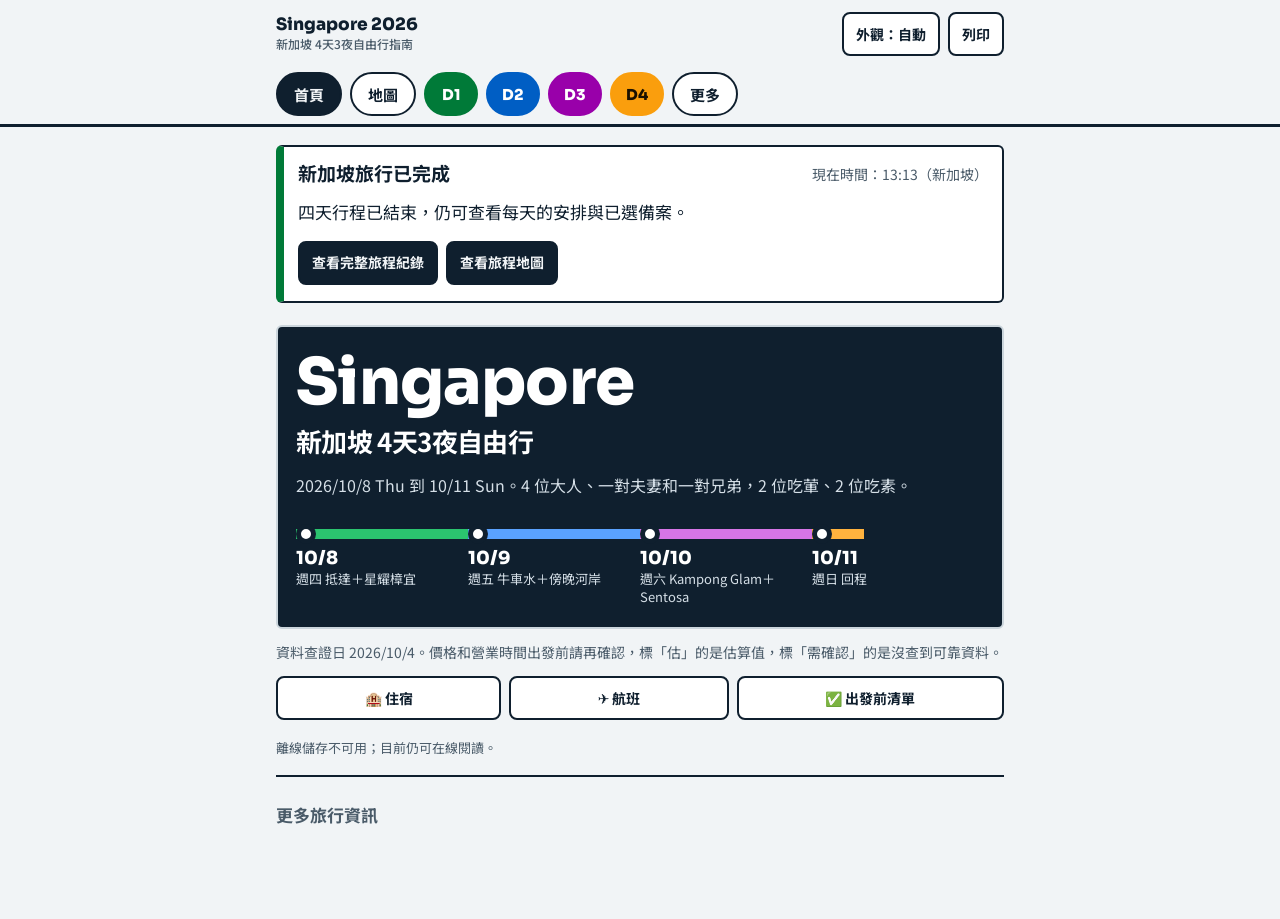
<file: index.html>
<!DOCTYPE html>
<html lang="zh-Hant" data-theme="auto">
<head>
<meta charset="utf-8">
<meta name="viewport" content="width=device-width, initial-scale=1, viewport-fit=cover">
<title>新加坡 4天3夜自由行指南 2026/10/8–10/11</title>
<meta name="theme-color" content="#0F1F2E">
<link rel="stylesheet" href="travel-companion.css">
<link rel="manifest" href="manifest.json">
<link rel="apple-touch-icon" href="icon-192.png">
<link rel="preconnect" href="https://fonts.googleapis.com">
<link rel="preconnect" href="https://fonts.gstatic.com" crossorigin>
<link href="https://fonts.googleapis.com/css2?family=Noto+Sans+TC:wght@400;500;700;900&amp;family=Sora:wght@500;700;800&amp;display=swap" rel="stylesheet">
<style>
/* ---------- tokens: 以新加坡 MRT 路線色當每天的識別色 ---------- */
:root{
  --paper:#F1F4F6; --surface:#FFFFFF; --soft:#E6ECF0; --ink:#0F1F2E; --muted:#4A5B69; --line:#CBD5DC;
  --ew:#007A38; --dt:#005EC4; --ne:#9900AA; --cc:#FA9E0D;
  --ew-r:#007A38; --dt-r:#005EC4; --ne-r:#9900AA; --cc-r:#E58A00;
  --red:#D42E12; --red-t:#B3250D;
  --sign:#FFD84D; --sign-ink:#1B1600;
  --veg-bg:#DDF3E4; --veg-ink:#0B5D2A;
  --rain-bg:#DCEBFA; --rain-ink:#0B3F85;
  --focus:#005EC4;
  box-sizing:border-box;
  padding-top:env(safe-area-inset-top,0px);
  padding-bottom:env(safe-area-inset-bottom,0px);
}
@media (prefers-color-scheme:dark){
  :root:not([data-theme="light"]){
    --paper:#0B1620; --surface:#13222E; --soft:#1B2D3A; --ink:#EAF0F4; --muted:#A5B5C1; --line:#2B3E4C;
    --ew-r:#2BC46F; --dt-r:#5AA2FF; --ne-r:#D675E6; --cc-r:#FFB23E;
    --red-t:#FF8A73; --veg-bg:#133B24; --veg-ink:#8FE0AE; --rain-bg:#12304F; --rain-ink:#9CC8FF; --focus:#8FC0FF;
  }
}
:root[data-theme="dark"]{
  --paper:#0B1620; --surface:#13222E; --soft:#1B2D3A; --ink:#EAF0F4; --muted:#A5B5C1; --line:#2B3E4C;
  --ew-r:#2BC46F; --dt-r:#5AA2FF; --ne-r:#D675E6; --cc-r:#FFB23E;
  --red-t:#FF8A73; --veg-bg:#133B24; --veg-ink:#8FE0AE; --rain-bg:#12304F; --rain-ink:#9CC8FF; --focus:#8FC0FF;
}
.L1{--lnc:var(--ew);--lnr:var(--ew-r);--lni:#fff}
.L2{--lnc:var(--dt);--lnr:var(--dt-r);--lni:#fff}
.L3{--lnc:var(--ne);--lnr:var(--ne-r);--lni:#fff}
.L4{--lnc:var(--cc);--lnr:var(--cc-r);--lni:#1B1100}

/* ---------- base ---------- */
*,*::before,*::after{box-sizing:inherit}
html{background:var(--paper);-webkit-text-size-adjust:100%;scroll-padding-top:calc(env(safe-area-inset-top,0px) + 70px)}
body{margin:0;background:var(--paper);color:var(--ink);
  font:400 17px/1.7 "Noto Sans TC",system-ui,-apple-system,"PingFang TC","Microsoft JhengHei",sans-serif}
a{color:inherit}
a:focus-visible,button:focus-visible,input:focus-visible,summary:focus-visible{outline:3px solid var(--focus);outline-offset:2px}
h1,h2,h3,h4{font-family:Sora,"Noto Sans TC",system-ui,sans-serif;margin:0;line-height:1.3}
p{margin:0 0 10px}
small{font-size:13px;color:var(--muted)}
b,strong{font-weight:700}
.wrap{max-width:760px;margin:0 auto;padding:0 16px}

/* ---------- top bar & nav ---------- */
.top{display:flex;align-items:center;justify-content:space-between;gap:12px;padding:12px 16px 8px;max-width:760px;margin:0 auto}
.brand{font:800 17px/1.2 Sora,"Noto Sans TC",sans-serif}
.brand small{display:block;font:500 12px/1.4 "Noto Sans TC",sans-serif;color:var(--muted)}
.tools{display:flex;gap:8px}
.tools button{min-height:44px;min-width:44px;padding:0 12px;border:2px solid var(--ink);border-radius:8px;background:var(--surface);color:var(--ink);font:700 14px/1 "Noto Sans TC",sans-serif;cursor:pointer}
.nav{position:sticky;top:env(safe-area-inset-top,0px);z-index:20;background:var(--paper);border-bottom:3px solid var(--ink)}
.nav .row{display:flex;gap:8px;overflow-x:auto;padding:8px 16px;max-width:760px;margin:0 auto;scrollbar-width:none}
.nav .row::-webkit-scrollbar{display:none}
.nav a{flex:none;display:inline-flex;align-items:center;justify-content:center;min-height:44px;padding:0 16px;border:2px solid var(--ink);border-radius:999px;background:var(--surface);color:var(--ink);font:700 15px/1 "Noto Sans TC",sans-serif;text-decoration:none}
.nav a[aria-current="page"]{background:var(--ink);color:var(--paper)}
.nav a.dy{min-width:54px;padding:0 12px;border-color:var(--lnc);background:var(--lnc);color:var(--lni);font-family:Sora,sans-serif;font-weight:800}
.nav a.dy[aria-current="page"]{background:var(--lnc);color:var(--lni);outline:3px solid var(--ink);outline-offset:2px}
main{max-width:760px;margin:0 auto;padding:18px 16px 56px}
.js .panel{display:none}
.js .panel.on{display:block}

/* ---------- hero: 站名牌 + 四站路線 ---------- */
.hero{background:#0F1F2E;color:#fff;border-radius:6px;padding:22px 18px 20px;border:2px solid var(--line)}
.hero h1{font:800 clamp(40px,12vw,64px)/1.05 Sora,sans-serif;letter-spacing:-.01em}
.hero h1 span{display:block;margin-top:8px;font:700 clamp(20px,5.6vw,26px)/1.3 "Noto Sans TC",sans-serif}
.hero .lead{margin:14px 0 22px;font-size:16px;color:#D5DFE7}
.strip{list-style:none;margin:0;padding:0;display:flex}
.strip li{flex:1;position:relative;padding-top:26px}
.strip li::before{content:"";position:absolute;left:0;right:0;top:8px;height:10px}
.strip li:nth-child(1)::before{background:#2BC46F}
.strip li:nth-child(2)::before{background:#5AA2FF}
.strip li:nth-child(3)::before{background:#D675E6}
.strip li:nth-child(4)::before{background:#FFB23E;right:70%}
.strip li::after{content:"";position:absolute;left:0;top:3px;width:20px;height:20px;border-radius:50%;background:#fff;border:5px solid #0F1F2E;box-shadow:0 0 0 3px #fff inset}
.strip a{display:block;min-height:56px;color:#fff;text-decoration:none;padding-right:6px}
.strip b{display:block;font:800 18px/1.3 Sora,sans-serif}
.strip span{display:block;font-size:13px;line-height:1.4;color:#D5DFE7}
.stamp{margin:12px 0 0;font-size:14px;color:var(--muted)}

/* ---------- headings & signage ---------- */
.panel h2.sec{margin:34px 0 12px;padding-top:10px;border-top:3px solid var(--ink);font-size:22px}
.panel h2.sec:first-child{margin-top:0}
.sign{margin:14px 0;padding:12px 14px;border:2px solid var(--ink);border-left-width:10px;border-radius:2px;background:var(--surface)}
.sign .t{display:block;font:800 16px/1.4 Sora,"Noto Sans TC",sans-serif;margin-bottom:2px}
.sign p:last-child{margin-bottom:0}
.sign.warn{background:var(--sign);color:var(--sign-ink);border-color:var(--sign-ink)}
.sign.red{border-color:var(--red)}
.sign.blue{border-color:var(--dt-r)}
.sign.green{border-color:var(--ew-r)}

/* ---------- day header ---------- */
.dayhead{display:flex;align-items:center;gap:14px;margin-bottom:14px}
.dayhead .badge{flex:none;display:grid;place-items:center;width:62px;height:62px;border-radius:12px;background:var(--lnc);color:var(--lni);font:800 24px/1 Sora,sans-serif}
.dayhead .date{margin:0;font:700 15px/1.3 "Noto Sans TC",sans-serif;color:var(--muted)}
.dayhead h2{font-size:24px}
.facts{display:grid;grid-template-columns:repeat(3,1fr);border-top:3px solid var(--lnr);border-bottom:3px solid var(--lnr);margin:0 0 18px}
.facts div{padding:10px 8px;border-left:1px solid var(--line)}
.facts div:first-child{border-left:0;padding-left:0}
.facts b{display:block;font:800 18px/1.3 Sora,"Noto Sans TC",sans-serif}
.facts span{display:block;font-size:13px;line-height:1.4;color:var(--muted)}

/* ---------- timeline: 每個停靠點像一個車站 ---------- */
.stop{position:relative;padding:0 0 26px 38px}
.stop::before{content:"";position:absolute;left:11px;top:10px;bottom:-10px;width:8px;border-radius:4px;background:var(--lnr)}
.stop:last-of-type::before{bottom:auto;height:20px}
.stop::after{content:"";position:absolute;left:3px;top:3px;width:24px;height:24px;border-radius:50%;background:var(--surface);border:5px solid var(--ink)}
.stop.key::after{background:var(--ink);box-shadow:0 0 0 4px var(--surface) inset}
.time{margin:0 0 2px;font:800 20px/1.3 Sora,"Noto Sans TC",sans-serif;letter-spacing:.01em}
.stop h3{font-size:19px;margin:0 0 4px}
.what{margin:2px 0 4px}
.meta{margin:6px 0 4px;padding:0;list-style:none;font-size:15px;line-height:1.6}
.meta li{display:grid;grid-template-columns:3.7em 1fr;gap:6px;padding:3px 0}
.meta b{color:var(--muted);font-weight:700}
.tags{margin:8px 0 0}
.tag{display:inline-block;margin:0 6px 6px 0;padding:2px 10px;border-radius:4px;font:700 13px/1.7 "Noto Sans TC",sans-serif}
.t-res{background:var(--red);color:#fff}
.t-cash{background:var(--sign);color:var(--sign-ink)}
.t-veg{background:var(--veg-bg);color:var(--veg-ink);box-shadow:inset 0 0 0 1.5px currentColor}
.t-rain{background:var(--rain-bg);color:var(--rain-ink)}
.t-must{background:var(--ink);color:var(--paper)}
.t-booked{background:#007A38;color:#fff}
.t-booked[hidden]{display:none}
.maps{display:flex;flex-wrap:wrap;gap:8px;margin:10px 0 0}
.maps a{display:inline-flex;align-items:center;min-height:44px;padding:0 14px;border-radius:8px;background:var(--ink);color:var(--paper);font:700 14px/1.3 "Noto Sans TC",sans-serif;text-decoration:none}
details{margin:8px 0}
summary{min-height:44px;display:flex;align-items:center;cursor:pointer;font-weight:700;color:var(--muted)}

/* ---------- 餐點區塊 ---------- */
.meal{margin:10px 0;padding:10px 12px;background:var(--soft);border-radius:6px}
.meal h4{font-size:16px;margin:0 0 6px}
.meal .r{display:grid;grid-template-columns:3.4em 1fr;gap:8px;padding:6px 0;border-top:1px solid var(--line);font-size:15px;line-height:1.55}
.meal .r:first-of-type{border-top:0}
.k{align-self:start;text-align:center;border-radius:4px;font:700 12px/1.9 "Noto Sans TC",sans-serif}
.k.n{background:var(--ink);color:var(--paper)}
.k.v{background:var(--veg-ink);color:var(--veg-bg)}
.k.g{background:var(--veg-bg);color:var(--veg-ink);box-shadow:inset 0 0 0 1.5px currentColor}
.k.b{background:var(--line);color:var(--ink)}
.meal .info{margin:6px 0 0;padding-top:6px;border-top:1px solid var(--line);font-size:14px;line-height:1.6;color:var(--muted)}

/* ---------- tables, cards, lists ---------- */
.scroll{overflow-x:auto;margin:10px 0;border:2px solid var(--ink);border-radius:4px;background:var(--surface);-webkit-overflow-scrolling:touch}
table{border-collapse:collapse;width:100%;min-width:540px;font-size:15px;line-height:1.55}
th,td{padding:8px 10px;border-bottom:1px solid var(--line);text-align:left;vertical-align:top}
tr:last-child td{border-bottom:0}
th{background:var(--soft);font-weight:700;white-space:nowrap}
td a,.lnk{color:var(--dt-r);font-weight:700}
.num{white-space:nowrap}
.dl{margin:0}
.dl .row{display:grid;grid-template-columns:7.2em 1fr;gap:8px;padding:9px 0;border-bottom:1px solid var(--line)}
.dl .row:first-child{border-top:2px solid var(--ink)}
.dl dt{font-weight:700;color:var(--muted)}
.dl dd{margin:0}
.daylist a{display:flex;gap:12px;align-items:flex-start;padding:12px 0;border-bottom:1px solid var(--line);text-decoration:none;min-height:56px}
.daylist a:first-child{border-top:2px solid var(--ink)}
.daylist .badge{flex:none;display:grid;place-items:center;width:48px;height:48px;border-radius:10px;background:var(--lnc);color:var(--lni);font:800 18px/1 Sora,sans-serif}
.daylist b{display:block;line-height:1.4}
.daylist span.t2{display:block;font-size:15px;line-height:1.55;color:var(--muted)}
.vc{margin:12px 0;padding:12px 14px;border:2px solid var(--ink);border-radius:6px;background:var(--surface)}
.vc h4{font-size:17px;margin:0 0 4px}
.vc p{margin:0 0 6px;font-size:15px;line-height:1.6}
.vc .k2{font-size:14px;color:var(--muted);line-height:1.6}
.cc{margin:14px 0;border:2px solid var(--ink);border-radius:6px;background:var(--surface)}
.cc summary{list-style:none;display:block;position:relative;min-height:60px;padding:10px 46px 10px 14px;background:var(--ink);color:var(--paper);border-radius:3px;cursor:pointer}
.cc summary::-webkit-details-marker{display:none}
.cc summary::after{content:"+";position:absolute;right:16px;top:50%;transform:translateY(-50%);font:800 26px/1 Sora,sans-serif}
.cc[open] summary{border-radius:3px 3px 0 0}
.cc[open] summary::after{content:"−"}
.cc .cn{display:block;font:800 17px/1.4 Sora,"Noto Sans TC",sans-serif}
.cc .cs{display:block;font-size:14px;line-height:1.4;opacity:.85}
.cc .calc{margin:0 14px 12px}
details.grab{margin:12px 0;border:2px solid var(--ink);border-radius:6px;background:var(--surface)}
details.grab summary{padding:10px 14px;min-height:52px;color:var(--ink);font-weight:800}
details.grab .gb{padding:0 14px 12px;font-size:15.5px}
.gb .steps,.steps{margin:6px 0 10px;padding-left:22px}
.gb .steps li,.steps li{margin:0 0 8px}
.cc dl{margin:0;padding:4px 14px 8px;font-size:15px}
.cc .row{display:grid;grid-template-columns:7em 1fr;gap:8px;padding:6px 0;border-bottom:1px solid var(--line)}
.cc .row:last-child{border-bottom:0}
.cc dt{font-weight:700;color:var(--muted)}
.cc dd{margin:0}
.calc{margin:12px 0;padding:12px 14px;background:var(--soft);border-radius:6px;font-size:15px}
.calc p{margin:0 0 6px}
.calc .big{font:800 20px/1.4 Sora,"Noto Sans TC",sans-serif}
.phrase{display:block;width:100%;margin:8px 0;padding:12px 14px;min-height:60px;text-align:left;background:var(--surface);color:var(--ink);border:2px solid var(--ink);border-radius:6px;font:inherit;cursor:pointer}
.phrase b{display:block;font-size:17px;line-height:1.45}
.phrase span{display:block;font-size:15px;line-height:1.5;color:var(--muted)}
.show{position:fixed;inset:0;z-index:50;display:flex;flex-direction:column;justify-content:center;gap:18px;padding:calc(24px + env(safe-area-inset-top,0px)) 22px calc(24px + env(safe-area-inset-bottom,0px));background:var(--ink);color:var(--paper);cursor:pointer}
.show[hidden]{display:none}
.show .en{font:800 clamp(28px,8.4vw,46px)/1.3 Sora,"Noto Sans TC",sans-serif}
.show .zh{font:700 clamp(24px,7vw,36px)/1.4 "Noto Sans TC",sans-serif}
.show .ms,.show .ta{font:500 clamp(18px,5vw,24px)/1.5 "Noto Sans TC",sans-serif;opacity:.85}
.show small{color:inherit;opacity:.7}
.chk{display:flex;gap:12px;align-items:flex-start;min-height:52px;padding:10px 0;border-bottom:1px solid var(--line);cursor:pointer}
.chk input{flex:none;width:26px;height:26px;margin:2px 0 0;accent-color:var(--ink)}
.chk input:checked + span{color:var(--muted);text-decoration:line-through}
.chk small{display:block}
.group{margin:0 0 6px;padding-top:8px;border-top:2px solid var(--ink)}
.group:first-of-type{border-top:0}
.pager{display:flex;gap:10px;margin:30px 0 0}
.pager a{flex:1;display:flex;align-items:center;justify-content:center;min-height:56px;padding:0 10px;border:2px solid var(--ink);border-radius:8px;background:var(--surface);font-weight:700;text-align:center;text-decoration:none}
.src li{margin:0 0 10px;font-size:15px;line-height:1.6;word-break:break-word}
.src ul{margin:0;padding-left:20px}
.foot{margin-top:40px;padding-top:12px;border-top:3px solid var(--ink);font-size:14px;color:var(--muted)}

/* ---------- print: 每個分頁各自成頁，存成 PDF ---------- */
@media print{
  html:root[data-theme]{--paper:#fff;--surface:#fff;--soft:#EEF1F3;--ink:#000;--muted:#333;--line:#BBB;
    --ew-r:#007A38;--dt-r:#005EC4;--ne-r:#9900AA;--cc-r:#E58A00;--red-t:#B3250D;--veg-bg:#DDF3E4;--veg-ink:#0B5D2A;--rain-bg:#DCEBFA;--rain-ink:#0B3F85}
  :root{padding:0}
  html,body{background:#fff !important;color:#000 !important;font-size:12.5px}
  .top .tools,.nav,.pager{display:none !important}
  .js .panel{display:block !important}
  .panel{break-before:page}
  #home{break-before:auto}
  .stop,.meal,.sign,.cc,.vc,.facts{break-inside:avoid}
  .hero{background:#fff;color:#000;border:2px solid #000}
  .hero .lead,.strip a,.strip span{color:#000}
  .strip li::after{background:#000;border-color:#fff}
  .maps a{background:#fff;color:#000;border:1px solid #000;min-height:0;padding:2px 8px}
  .phrase{break-inside:avoid}
  .scroll{overflow:visible}
  table{min-width:0}
  details > *{display:block}
  details{display:block}
  details:not(.cc) summary{display:none}
}
/* ================= Interactive itinerary map ================= */
#map{margin:-18px -16px -56px}
body.map-on main{max-width:1120px}
body.map-on .top{display:none}
.mapui{display:flex;flex-direction:column;height:var(--mh,calc(100vh - 130px));min-height:540px;background:var(--paper)}
.mtabs{flex:none;display:flex;gap:8px;overflow-x:auto;padding:8px 12px 8px;scrollbar-width:none;border-bottom:1px solid var(--line)}
.mtabs::-webkit-scrollbar{display:none}
.mtabs button{flex:none;min-height:44px;min-width:56px;padding:0 16px;border:2px solid var(--ink);border-radius:999px;background:var(--surface);color:var(--ink);font:700 15px/1 "Noto Sans TC",system-ui,sans-serif;cursor:pointer}
.mtabs button.dy{border-color:var(--lnc);background:transparent;color:var(--ink)}
.mtabs button[aria-pressed="true"]{background:var(--ink);color:var(--paper);border-color:var(--ink)}
.mtabs button.dy[aria-pressed="true"]{background:var(--lnc);color:var(--lni);border-color:var(--lnc)}
.mwrap{flex:1 1 auto;min-height:240px;position:relative}
.mapc{position:absolute;inset:0;overflow:hidden;background:var(--soft);touch-action:none;user-select:none;-webkit-user-select:none;cursor:grab;outline-offset:-3px}
.mapc.drag{cursor:grabbing}
.m-tiles{position:absolute;inset:0;overflow:hidden;pointer-events:none}
.m-tiles .tile{position:absolute;left:0;top:0;max-width:none;display:block;image-rendering:auto;opacity:0;transition:opacity .25s}
.m-tiles .tile.ok{opacity:1}
.m-svg{position:absolute;inset:0;pointer-events:none}
.m-marks{position:absolute;inset:0;pointer-events:none}
.mk{position:absolute;left:0;top:0;width:44px;height:44px;margin:-22px 0 0 -22px;padding:0;border:0;background:none;cursor:pointer;pointer-events:auto;display:grid;place-items:center;z-index:1}
.mk .dot{position:relative;display:grid;place-items:center;min-width:34px;height:34px;padding:0 5px;border-radius:17px;background:var(--mc,#005EC4);color:#fff;font:800 15px/1 Sora,system-ui,sans-serif;border:3px solid #fff;box-shadow:0 1px 4px rgba(0,0,0,.45);white-space:nowrap}
.mk.sq .dot{border-radius:9px}
.mk.small .dot{min-width:20px;height:20px;border-width:2px;font-size:11px;padding:0}
.mk .bd{position:absolute;top:-8px;right:-8px;min-width:18px;height:18px;border-radius:9px;display:grid;place-items:center;font:800 11px/1 "Noto Sans TC",system-ui,sans-serif;border:2px solid #fff;color:#fff}
.mk .bd.veg{background:#15803D}
.mk .bd.must{background:#F5B301;color:#1B1100}
.mk .bd.ap{background:#0F172A;font-size:12px}
.mk.must .dot{box-shadow:0 0 0 3px #F5B301,0 1px 5px rgba(0,0,0,.5)}
.mk.sel{z-index:5}
.mk.sel .dot{transform:scale(1.28);box-shadow:0 0 0 4px rgba(255,255,255,.95),0 0 0 7px var(--mc,#005EC4),0 2px 8px rgba(0,0,0,.5)}
.mk .lab{position:absolute;left:100%;top:50%;transform:translateY(-50%);margin-left:2px;padding:1px 6px;border-radius:4px;background:rgba(255,255,255,.92);color:#0F1F2E;font:700 12px/1.4 "Noto Sans TC",system-ui,sans-serif;white-space:nowrap;box-shadow:0 1px 2px rgba(0,0,0,.25);pointer-events:none}
.mk.hotel-overview{z-index:2}
.mk.hotel-overview .lab{display:flex;align-items:center;min-height:44px;pointer-events:auto}
.mk.hotel-west .lab{left:auto;right:100%;margin-left:0;margin-right:2px}
.mk:focus-visible .dot{outline:3px solid var(--focus);outline-offset:2px}
.me{position:absolute;left:0;top:0;width:18px;height:18px;margin:-9px 0 0 -9px;border-radius:50%;background:#2563EB;border:3px solid #fff;box-shadow:0 0 0 6px rgba(37,99,235,.25);pointer-events:none;z-index:4}
.m-pop{position:absolute;left:0;top:0;z-index:10;width:min(310px,calc(100% - 20px));max-height:calc(100% - 16px);overflow-y:auto;padding:12px 14px 12px;background:var(--surface);color:var(--ink);border-radius:12px;box-shadow:0 4px 18px rgba(0,0,0,.35);font-size:14px;line-height:1.5;touch-action:pan-y;cursor:default;user-select:text;-webkit-user-select:text}
.m-pop .px{position:absolute;right:2px;top:2px;width:44px;height:44px;border:0;background:none;color:var(--muted);font:700 22px/1 system-ui;cursor:pointer}
.m-pop h4{margin:0 34px 2px 0;font:700 17px/1.35 "Noto Sans TC",system-ui,sans-serif}
.m-pop .pt{margin:0;font:700 13px var(--f,Sora,system-ui);color:var(--muted)}
.m-pop dl{margin:6px 0 0}
.m-pop dl div{display:grid;grid-template-columns:3.6em 1fr;gap:6px;padding:2px 0}
.m-pop dt{color:var(--muted);font-weight:700}
.m-pop dd{margin:0}
.m-pop .pb{display:flex;gap:8px;margin:8px 0 4px}
.m-pop .pb a{flex:1;display:flex;align-items:center;justify-content:center;min-height:44px;border-radius:8px;background:var(--ink);color:var(--paper);font:700 14px/1.2 "Noto Sans TC",system-ui,sans-serif;text-decoration:none;text-align:center}
.m-pop .pb a.alt{background:transparent;color:var(--ink);box-shadow:inset 0 0 0 2px var(--ink)}
.m-pop .same{margin:8px 0 0;font-size:13px;color:var(--muted)}
.m-pop .same button{min-height:36px;margin-right:6px;padding:0 10px;border:1.5px solid var(--ink);border-radius:999px;background:none;color:var(--ink);font:700 13px system-ui;cursor:pointer}
.m-pop .nv{display:flex;gap:6px;margin-top:6px}
.m-pop .nv span{padding:1px 8px;border-radius:4px;background:var(--soft);font-size:12.5px;font-weight:700}
.m-pop .nv .v{background:var(--veg-bg);color:var(--veg-ink)}
.m-pop .nv .m{background:var(--sign);color:var(--sign-ink)}
.m-ctl{position:absolute;left:10px;top:10px;display:flex;flex-direction:column;gap:8px;z-index:6;align-items:flex-start}
.m-ctl button,.m-zoom button{min-height:44px;padding:0 14px;border:0;border-radius:22px;background:var(--surface);color:var(--ink);font:700 14px/1 "Noto Sans TC",system-ui,sans-serif;box-shadow:0 1px 5px rgba(0,0,0,.35);cursor:pointer}
.m-zoom{position:absolute;right:10px;top:10px;display:flex;flex-direction:column;gap:6px;z-index:6}
.m-zoom button{width:44px;padding:0;font-size:22px;border-radius:12px}
.m-note{position:absolute;left:10px;bottom:30px;z-index:6;max-width:calc(100% - 80px);padding:4px 8px;border-radius:8px;background:var(--sign);color:var(--sign-ink);font-size:12px;line-height:1.4}
.m-note button{margin-left:6px;min-height:30px;border:0;background:none;color:inherit;text-decoration:underline;font:700 13px system-ui;cursor:pointer}
.m-attr{position:absolute;right:0;bottom:0;z-index:6;padding:1px 6px;background:rgba(255,255,255,.8);color:#333;font:11px/1.5 system-ui}
.m-scale{position:absolute;left:10px;bottom:8px;z-index:6;font:700 11px/1 Sora,system-ui;color:var(--ink)}
.m-scale i{display:block;height:5px;border:2px solid var(--ink);border-top:0;margin-bottom:2px}
.m-toast{position:absolute;left:50%;bottom:48px;transform:translateX(-50%);z-index:12;max-width:calc(100% - 24px);padding:8px 14px;border-radius:18px;background:var(--ink);color:var(--paper);font:600 13.5px/1.45 "Noto Sans TC",system-ui,sans-serif;text-align:center}
.m-legend{position:absolute;left:10px;top:118px;z-index:7;padding:10px 12px;background:var(--surface);color:var(--ink);border-radius:10px;box-shadow:0 2px 10px rgba(0,0,0,.35);font-size:13.5px;line-height:1.9}
.m-legend div{display:flex;align-items:center;gap:8px}
.m-legend i{display:inline-block;width:18px;height:18px;border-radius:9px;border:2px solid #fff;box-shadow:0 0 0 1px rgba(0,0,0,.3)}
.m-legend i.sq{border-radius:5px}

/* bottom itinerary panel */
.mpanel{flex:none;background:var(--paper);border-top:1px solid var(--line);display:flex;flex-direction:column;min-height:0}
.mhead{display:flex;align-items:center;justify-content:space-between;gap:10px;padding:4px 12px 0}
.mhead b{font:700 15px/1.3 "Noto Sans TC",system-ui,sans-serif}
.mhead small{display:block;font-size:12.5px;color:var(--muted)}
.mhead a{flex:none;display:inline-flex;align-items:center;min-height:44px;padding:0 12px;border-radius:8px;background:var(--ink);color:var(--paper);font:700 13px/1.2 "Noto Sans TC",system-ui,sans-serif;text-decoration:none}
.mcards{display:flex;gap:10px;overflow-x:auto;scroll-snap-type:x proximity;padding:4px 12px 10px;-webkit-overflow-scrolling:touch;scrollbar-width:none}
.mcards::-webkit-scrollbar{display:none}
.card{flex:none;width:min(268px,78vw);scroll-snap-align:start;padding:8px 12px 9px;border-radius:12px;background:var(--surface);cursor:pointer;box-shadow:inset 0 0 0 1.5px var(--line)}
.card[aria-current="true"]{box-shadow:inset 0 0 0 3px var(--ink)}
.card:focus-visible{outline:3px solid var(--focus);outline-offset:2px}
.c-top{display:flex;align-items:center;gap:8px}
.c-n{display:grid;place-items:center;min-width:28px;height:28px;padding:0 6px;border-radius:14px;background:var(--mc,#005EC4);color:#fff;font:800 14px/1 Sora,system-ui,sans-serif}
.c-t{font:700 15px/1.2 Sora,system-ui,sans-serif}
.c-tags{margin-left:auto;display:flex;gap:4px}
.c-tags span{padding:0 7px;border-radius:9px;font:700 11.5px/1.7 "Noto Sans TC",system-ui,sans-serif;color:#fff;background:#15803D}
.c-tags span.m{background:#F5B301;color:#1B1100}
.c-tags span.u{background:var(--soft);color:var(--muted)}
.card h3{margin:4px 0 0;font:700 16px/1.3 "Noto Sans TC",system-ui,sans-serif}
.c-act{margin:1px 0 5px;font-size:13px;line-height:1.45;color:var(--muted);display:-webkit-box;-webkit-line-clamp:2;-webkit-box-orient:vertical;overflow:hidden}
.c-next{padding-top:5px;border-top:1px solid var(--line);font-size:12.5px;line-height:1.45;display:-webkit-box;-webkit-line-clamp:2;-webkit-box-orient:vertical;overflow:hidden}
.c-next b{color:var(--muted);margin-right:6px}
.card.day .c-n{background:var(--lnc);color:var(--lni)}
.card.day p{margin:4px 0 0;font-size:13.5px;color:var(--muted)}

@media (min-width:900px){
  #map{margin:-18px 0 -56px}
  .mapui{display:grid;grid-template-columns:minmax(0,1fr) 390px;grid-template-rows:auto minmax(0,1fr);height:var(--mh,calc(100vh - 140px));min-height:600px}
  .mtabs{grid-column:1/3}
  .mwrap{grid-column:1;grid-row:2;min-height:0}
  .mpanel{grid-column:2;grid-row:2;border-top:0;border-left:1px solid var(--line);overflow:hidden}
  .mcards{flex-direction:column;overflow-y:auto;overflow-x:hidden;scroll-snap-type:none;padding:8px 12px 16px}
  .card{width:auto}
  .mhead{padding-top:12px}
}
@media (max-width:420px){ .m-legend{top:112px} }
@media print{ .js #map.panel{display:none !important} }

.mk.tiny .dot{min-width:26px;height:26px;border-width:2px;font-size:12px;padding:0 3px;border-radius:13px}
.mk.tiny.sq .dot{border-radius:7px}
.mk.tiny .bd{top:-9px;right:-9px;min-width:16px;height:16px;font-size:10px}

.mk.alt .dot{opacity:.65;border-style:dashed}

.mapjump{display:inline-flex;align-items:center;min-height:44px;margin:0 0 16px;padding:0 16px;border:2px solid var(--lnc);border-radius:999px;font:700 14px/1 "Noto Sans TC",system-ui,sans-serif;text-decoration:none;color:var(--ink);background:var(--surface)}
@media print{.mapjump{display:none}}
/* ===== main plan + options (inside the existing guide's look) ===== */
.stop .st{font:600 12.5px/1 "Noto Sans TC",system-ui,sans-serif;color:var(--muted);letter-spacing:.01em}
.slabel{margin:0 0 1px;font:700 13px/1.4 "Noto Sans TC",system-ui,sans-serif;color:var(--muted)}
.stop.free h3{color:var(--muted)}
.stop.slot::before{background:none;width:0;border-left:6px dotted var(--lnr);border-radius:0;opacity:.8}
.stop.slot:last-of-type::before{display:none}
.stop.slot::after{border-style:dashed}
details.opts{margin:8px 0 2px}
details.opts>summary{display:inline-flex;align-items:center;gap:8px;min-height:44px;padding:0 16px;border:2px solid var(--ink);border-radius:999px;background:var(--surface);color:var(--ink);font:700 14.5px/1 "Noto Sans TC",system-ui,sans-serif;cursor:pointer;list-style:none}
details.opts>summary::-webkit-details-marker{display:none}
details.opts>summary::before{content:"+";font:800 18px/1 Sora,system-ui}
details.opts[open]>summary::before{content:"−"}
.opt{margin:12px 0 0;padding:12px 0 4px;border-top:2px solid var(--line)}
.opt.on{border-top-color:var(--lnr)}
.oh{display:flex;flex-wrap:wrap;align-items:center;gap:8px}
.oh .ol{display:grid;place-items:center;width:26px;height:26px;border-radius:50%;background:var(--ink);color:var(--paper);font:800 13px/1 Sora,system-ui}
.opt.on .oh .ol{background:var(--lnr);color:#fff}
.oh b{font:700 16.5px/1.4 "Noto Sans TC",system-ui,sans-serif}
.ot{display:flex;gap:6px;flex-wrap:wrap}
.ot em{font:600 12px/1.6 "Noto Sans TC",system-ui,sans-serif;font-style:normal;color:var(--muted)}
.ot em.main{color:var(--ink);font-weight:800}
.ot em.pick{color:var(--lnr);font-weight:800}
.opt .what{margin:3px 0 4px;font-size:15.5px}
ul.pm{list-style:none;margin:6px 0;padding:0;font-size:15px;line-height:1.6}
ul.pm li{position:relative;padding-left:18px;margin:2px 0}
ul.pm.plus li::before{content:"+";position:absolute;left:2px;font-weight:800;color:var(--ew-r)}
ul.pm.minus li::before{content:"−";position:absolute;left:3px;font-weight:800;color:var(--red-t)}
ul.pm.dot li::before{content:"•";position:absolute;left:4px;color:var(--muted)}
.opt details.more{margin:4px 0}
.opt details.more>summary{min-height:40px;display:flex;align-items:center;cursor:pointer;font:700 14px/1 "Noto Sans TC",system-ui,sans-serif;color:var(--muted)}
.pick-btn{min-height:46px;margin:8px 0 6px;padding:0 20px;border:0;border-radius:23px;background:var(--ink);color:var(--paper);font:700 15px/1 "Noto Sans TC",system-ui,sans-serif;cursor:pointer}
.pick-btn.is{background:var(--lnr);color:#fff}
.clear-btn{min-height:44px;margin:10px 0 4px;padding:0;border:0;background:none;color:var(--muted);text-decoration:underline;font:600 14px/1 "Noto Sans TC",system-ui,sans-serif;cursor:pointer}
.areas details.area{border-top:1px solid var(--line)}
.areas details.area>summary{display:flex;align-items:center;min-height:48px;cursor:pointer;font-weight:700}
.arealist{list-style:none;margin:0 0 10px;padding:0;font-size:15px;line-height:1.55}
.arealist li{padding:5px 0;border-top:1px solid var(--line)}
.arealist a{font:700 13px Sora,system-ui;color:var(--dt-r);text-decoration:none}
.amark{font-size:12.5px;color:var(--muted)}
.principle{margin:14px 0 0;padding:10px 14px;border-left:6px solid var(--ink);background:var(--surface);border-radius:2px;font-size:15.5px}
.principle b{margin-right:8px}
@media print{ details.opts>summary{display:none} .pick-btn,.clear-btn{display:none} }

</style>
</head>
<body>
<header class="top">
  <div class="brand">Singapore 2026<small>新加坡 4天3夜自由行指南</small></div>
  <div class="tools">
    <button type="button" id="themeBtn" aria-label="切換外觀">外觀：自動</button>
    <button type="button" id="printBtn" aria-label="列印或存成 PDF">列印</button>
  </div>
</header>

<nav class="nav" aria-label="分頁">
  <div class="row">
    <a href="#home">首頁</a>
    <a href="#map">地圖</a>
    <a href="#d1" class="dy L1">D1</a>
    <a href="#d2" class="dy L2">D2</a>
    <a href="#d3" class="dy L3">D3</a>
    <a href="#d4" class="dy L4">D4</a>
    <button type="button" id="moreBtn" aria-expanded="false" aria-controls="moreNav">更多</button>
  </div>
  <div id="moreNav" class="tc-more-nav" hidden>
    <a href="#food">美食</a>
    <a href="#move">交通</a>
    <a href="#money">錢</a>
    <a href="#insurance">保險</a>
    <a href="#todo">清單</a>
    <a href="#src">來源</a>
  </div>
</nav>

<main>

<!-- ===================== HOME ===================== -->
<section class="panel on" id="home">
  <section id="travel-status" class="tc-status" aria-label="旅行即時狀態">
    <p>今日狀態以新加坡時間顯示。</p>
    <noscript><p>開啟 JavaScript 即可查看即時狀態；完整行程仍可往下閱讀。</p></noscript>
  </section>
  <div class="hero">
    <h1>Singapore<span>新加坡 4天3夜自由行</span></h1>
    <p class="lead">2026/10/8 Thu 到 10/11 Sun。4 位大人、一對夫妻和一對兄弟，2 位吃葷、2 位吃素。</p>
    <ol class="strip" aria-label="四天路線">
      <li><a href="#d1"><b>10/8</b><span>週四 抵達＋星耀樟宜</span></a></li>
      <li><a href="#d2"><b>10/9</b><span>週五 牛車水＋傍晚河岸</span></a></li>
      <li><a href="#d3"><b>10/10</b><span>週六 Kampong Glam＋Sentosa</span></a></li>
      <li><a href="#d4"><b>10/11</b><span>週日 回程</span></a></li>
    </ol>
  </div>
  <p class="stamp">資料查證日 2026/10/4。價格和營業時間出發前請再確認，標「估」的是估算值，標「需確認」的是沒查到可靠資料。</p>

  <div class="tc-quick" aria-label="快速開啟">
    <a class="tc-action tc-secondary" href="#home" data-home-target="accommodation">🏨 住宿</a>
    <a class="tc-action tc-secondary" href="#home" data-home-target="flights">✈️ 航班</a>
    <a class="tc-action tc-secondary" href="#todo">✅ 出發前清單</a>
  </div>
  <details id="home-more" class="tc-disclosure"><summary>更多旅行資訊</summary>
  <h2 class="sec" id="accommodation">住宿</h2>
  <dl class="dl">
    <div class="row"><dt>兄弟組</dt><dd><b>Hotel 81 Premier Star</b><br>31 Lor 18 Geylang, Singapore 398828<br>10/8 入住，10/11 退房<div class="maps"><a href="https://www.google.com/maps/search/?api=1&amp;query=Hotel+81+Premier+Star+31+Lor+18+Geylang+Singapore" target="_blank" rel="noopener">Google Maps：Hotel 81 Premier Star</a></div></dd></div>
    <div class="row"><dt>夫妻組</dt><dd><b>ibis budget Singapore Imperial</b><br>28 Penhas Rd, Singapore 208187（訂房網站寫從 Lavender 站走路約 5 分鐘；入住時間第三方寫 15:00，沒有向飯店確認）<div class="maps"><a href="https://www.google.com/maps/search/?api=1&amp;query=ibis+budget+Singapore+Imperial+28+Penhas+Rd+Singapore+208187" target="_blank" rel="noopener">Google Maps：ibis budget Singapore Imperial</a></div></dd></div>
    <div class="row"><dt>EW 線</dt><dd>Aljunied（EW9）、Kallang（EW10）、Lavender（EW11）、Bugis（EW12）、City Hall（EW13）、Raffles Place（EW14）都在 EW 綠線上，兩組可以同線移動。</dd></div>
  </dl>



  <h2 class="sec">先看這幾件事</h2>
  <dl class="dl">
    <div class="row"><dt>主計畫</dt><dd>Day 1 入境後先去 Jewel 看 21:00 雨漩渦燈光音樂秀，再去住宿；Day 2 Lavender Toast Box 集合、牛車水上午與午餐、國家博物館避暑、觀音堂與 Fortune Centre，晚上 Clarke Quay＋老巴剎宵夜；Day 3 Toast Box 集合或各自早餐、阿拉伯區、喜園午餐、Singapore Oceanarium、斜坡滑車＋時光之翼；Day 4 08:15 Grab／計程車去 Changi T3；MRT 為備援。Harry Potter 留作 Sentosa 選項。</dd></div>
    <div class="row"><dt>選配</dt><dd>舊行程保留在各時段 OPTION。Day 3 的 Harry Potter: Visions of Magic 是選配；若加入，斜坡滑車與時光之翼前的用餐時間會變緊，建議改看 20:40 場或縮短滑車圈數。</dd></div>
    <div class="row"><dt>HaveFun</dt><dd><b>不排在抵達日。</b>保留 Day 3（10/10 週六）21:30 備選場，最低消費 S$200++；若要去再確認訂位與入場費。</dd></div>
    <div class="row"><dt>Clarke Quay</dt><dd><b>主計畫：Day 2 晚上</b>，先走 Clarke Quay 河岸，再到 Lau Pa Sat 吃宵夜。Merlion Park 夕陽、Garden Rhapsody 與由東往西路線保留為 OPTION。</dd></div>
    <div class="row"><dt>雙層巴士</dt><dd><b>備選，不在主計畫裡。</b>Day 3 午後選項：公車 7 號，上層最前排，四人來回約 S$12–14（站牌代碼在交通頁）。</dd></div>
    <div class="row"><dt>美食</dt><dd>Day 2 午餐留在牛車水；晚上 Clarke Quay 後到 Lau Pa Sat 宵夜。Day 3 午餐喜園，素食者可選咖椰吐司；舊餐廳安排留在 OPTION。</dd></div>
    <div class="row"><dt>付款</dt><dd>主要用自己的實體信用卡或 Apple Pay，刷卡機問幣別一律選 <b>SGD</b>；備用是第二張不同卡組織的卡加少量現金。搭 MRT 和公車每人用自己的感應卡（外國卡每個搭乘日加收 S$0.60）。</dd></div>
    <div class="row"><dt>現金</dt><dd>已線上結匯新加坡幣 <b>S$800</b>；10/8 到桃園機場第二航廈三樓出境大廳領取，在第 8、9 號劃位櫃台中間。</dd></div>
    <div class="row"><dt>現在要訂</dt><dd>① SG Arrival Card（10/6 到 10/8 之間填）　② 改選 Gardens OPTION 才需要買雙溫室票。Jewel 目標看週四 21:00 場，入境延誤可能趕不上。</dd></div>
  </dl>
<h2 class="sec">四天怎麼走</h2>
  <div class="daylist">
    <a href="#d1" class="L1"><span class="badge">D1</span><span><b>10/8 週四 抵達日</b><span class="t2">19:00 落地，入境後看 Jewel 21:00 雨漩渦秀；入住後兄弟組可選 BBQ Box 宵夜。</span></span></a>
    <a href="#d2" class="L2"><span class="badge">D2</span><span><b>10/9 週五 牛車水、國家博物館、觀音堂</b><span class="t2">Lavender Toast Box 集合；牛車水上午＋午餐，午後國家博物館避暑，天涼後觀音堂、找水果與 Fortune Centre；晚間 Clarke Quay＋老巴剎宵夜。</span></span></a>
    <a href="#d3" class="L3"><span class="badge">D3</span><span><b>10/10 週六 阿拉伯區、Sentosa</b><span class="t2">Toast Box 集合或各自早餐；阿拉伯區、喜園午餐、海洋館、Skyline Luge 四趟＋時光之翼；Harry Potter 為選配。</span></span></a>
    <a href="#d4" class="L4"><span class="badge">D4</span><span><b>10/11 週日 回程</b><span class="t2">08:00 退房、08:15 Grab／計程車去 Changi T3；目標 08:45 抵達，11:45 起飛。Jewel 已改排 D1。</span></span></a>
  </div>
  <div class="principle"><b>三個原則</b>中午最熱躲冷氣房或休整，傍晚涼爽才走戶外，動線順向不繞路。</div>
  <p class="stamp">我們是大 P 人：不用一次決定，留白也算計畫。每個時段都有備選，想換再換。</p>
<h2 class="sec">依區域整合</h2>
  <p>兩份行程裡重複的地點放在同一區。想知道這一區附近還能做什麼，從這裡找。</p>
  <div id="areas-root"></div>

  <h2 class="sec" id="flights">航班</h2>
  <div class="sign green">
    <b class="t">去程 SQ877　10/8 Thu</b>
    <p>TPE Terminal 2　14:25 起飛<br>SIN　19:00 抵達（Boeing 787-10）<br>抵達航廈以登機證和 SQ app 為準。</p>
  </div>
  <div class="sign red">
    <b class="t">回程 SQ878　10/11 Sun</b>
    <p>SIN Terminal 3　11:45 起飛<br>TPE Terminal 2　16:30 抵達<br><span class="tag t-must">主計畫 08:15 Grab／計程車</span>目標 08:45 抵達 T3（估，含交通緩衝），08:00 完成退房。備援：MRT，建議 07:45 提早出發。</p>
  </div>
  <p>新加坡和臺灣同為 UTC+8，沒有時差。</p>

  <h2 class="sec">同行與飲食</h2>
  <dl class="dl">
    <div class="row"><dt>人數</dt><dd>4 位大人：一對夫妻和一對兄弟。白天在集合點碰面後一起走。</dd></div>
    <div class="row"><dt>飲食</dt><dd>2 位吃葷、2 位吃素。素食細節還沒確認，先以蛋奶素為基準，盡量提供 vegan 選項。五辛待確認。</dd></div>
    <div class="row"><dt>注意</dt><dd>沒有肉塊不等於素食。魚露、蝦醬（belacan）、蠔油、豬油、雞湯、豬骨湯、江魚仔、蝦米都可能藏在醬料和湯底裡。沒有可靠資訊的標「需現場確認」。</dd></div>
  </dl>

  <h2 class="sec">天氣</h2>
  <div class="sign warn"><b class="t">預報準確度低</b><p>下面是 10/4 查到的第三方預報，10/10 和 10/11 超出可信範圍。10/7 晚上請看 <a href="https://www.weather.gov.sg/" target="_blank" rel="noopener" class="lnk">MSS 官方 4 天預報</a>再確認。</p></div>
  <div class="scroll"><table>
    <tr><th>日期</th><th>高／低</th><th>降雨機率</th><th>雷雨與時段</th><th>行程要改嗎</th></tr>
    <tr><td class="num">10/8 四</td><td class="num">約 31–32°C／25–26°C</td><td>36–45%</td><td>午後可能有 1–2 陣雷雨</td><td>不用，晚上才抵達</td></tr>
    <tr><td class="num">10/9 五</td><td class="num">約 33°C／24°C</td><td>45–50%</td><td>午後可能有雷雨</td><td>午間改在國家博物館室內避暑；出門前看即時天氣</td></tr>
    <tr><td class="num">10/10 六</td><td>沒有可靠預報</td><td>—</td><td>依季節判斷午後可能有雷雨</td><td>Sentosa 戶外滑車與煙火依天候、官方營運公告調整</td></tr>
    <tr><td class="num">10/11 日</td><td>沒有可靠預報</td><td>—</td><td>—</td><td>不影響</td></tr>
  </table></div>
  <p>MSS 10/1 發布的雙週展望（AsiaOne 報導）說 10 月上半月多數日子晴熱，部分日子下午有局部雷陣雨，總雨量低於平均。所以室內行程都排在下午。</p>

  <h2 class="sec">緊急與旅行資訊</h2>
  <dl class="dl">
    <div class="row"><dt>新加坡緊急</dt><dd>警察 <b>999</b>　救護車與消防 <b>995</b>　非緊急救護車 1777</dd></div>
    <div class="row"><dt>臺灣外交部</dt><dd>在新加坡撥 <b>001-800-0885-0885</b>（旅外國人急難救助免付費專線）。也可撥 <b>+886-800-085-095</b>（要付國際電話費）。只限急難，護照和簽證問題請在上班時間洽詢。</dd></div>
    <div class="row"><dt>駐外館處</dt><dd>台北駐新加坡代表處，電話出發前先查好存進手機。<div class="maps"><a href="https://www.google.com/maps/search/?api=1&amp;query=Taipei+Representative+Office+in+Singapore" target="_blank" rel="noopener">Google Maps：台北駐新加坡代表處</a></div></dd></div>
    <div class="row"><dt>電壓插頭</dt><dd>230V，英規 Type G 三孔插頭。</dd></div>
    <div class="row"><dt>貨幣</dt><dd>SGD（新加坡幣）。</dd></div>
  </dl>
  <p class="stamp">要存成 PDF：按右上角「列印」，再選「另存為 PDF」。每個分頁會各自一頁。</p>
  </details>
</section>

<!-- ===================== DAY 1 ===================== -->
<section class="panel L1" id="d1"><div class="dayroot"></div></section>

<!-- ===================== DAY 2 ===================== -->
<section class="panel L2" id="d2"><div class="dayroot"></div></section>

<!-- ===================== DAY 3 ===================== -->
<section class="panel L3" id="d3"><div class="dayroot"></div></section>

<!-- ===================== DAY 4 ===================== -->
<section class="panel L4" id="d4"><div class="dayroot"></div></section>

<!-- ===================== FOOD ===================== -->
<section class="panel" id="food">
  <h2 class="sec">每餐一覽</h2>
  <p>這是主計畫的餐點。每一餐在各天的選項裡都有備選。</p>
  <div class="scroll"><table>
    <tr><th>餐</th><th>主計畫</th><th>素食者</th><th>備選</th></tr>
    <tr><td class="num">D1 晚</td><td>Jewel 看 21:00 燈光音樂秀後簡單用餐</td><td>—</td><td>Jewel 店家依營業狀況，或直接去住宿</td></tr>
    <tr><td class="num">D2 早</td><td>Toast Box Kitchener Complex 集合</td><td>咖椰吐司含蛋椰奶；其他品項現場確認</td><td>住宿附近早餐 OPTION</td></tr>
    <tr><td class="num">D2 午</td><td>牛車水就近用餐</td><td>選店時確認素食湯底與醬料</td><td>Fortune Centre 興化／Lau Pa Sat 午餐 OPTION</td></tr>
    <tr><td class="num">D2 晚／宵夜</td><td>Clarke Quay 後到 Lau Pa Sat</td><td>Su Xiang、Maya、Shree Bhaavan（當日營業再確認）</td><td>Merlion 河岸路線 OPTION</td></tr>
    <tr><td class="num">D3 早</td><td>Toast Box 集合或各自處理</td><td>咖椰吐司含蛋椰奶；其他品項現場確認</td><td>喜園早餐／Tekka Centre／住宿附近 OPTION</td></tr>
    <tr><td class="num">D3 午</td><td>喜園 YY Kafei Dian（葷食與咖椰吐司）</td><td>兩位素食者可點咖椰吐司；確認蛋奶接受度</td><td>名勝世界地下美食街 OPTION</td></tr>
    <tr><td class="num">D3 晚</td><td>Beach Station 附近簡單用餐</td><td>店家與素食選擇待確認</td><td>Bugis／Herbivore／Beirut Grill OPTION</td></tr>
    <tr><td class="num">D4 早</td><td>沒排，機場吃</td><td>—</td><td>住宿附近</td></tr>
  </table></div>
<h2 class="sec">Hawker Centre 比較與選擇</h2>
  <div class="scroll"><table>
    <tr><th>地點</th><th>葷食</th><th>素食</th><th>座位與付款</th><th>用不用</th></tr>
    <tr><td><b>Maxwell Food Centre</b></td><td>天天海南雞飯（米其林必比登）等</td><td>第 15 攤素食攤、Traditional Delight、The Green Leaf（#01-100）</td><td>沒冷氣，中午很擠；很多攤只收現金或 PayNow；約 8:00–22:00，各攤不同</td><td>牛車水午餐候選／OPTION</td></tr>
    <tr><td><b>Lau Pa Sat</b></td><td>Satay Street（平日 19:00–03:00，週末 15:00–03:00）、炒粿條等</td><td>Su Xiang（46 攤）、Maya（47 攤，8:00–22:30，S$6 起）、Shree Bhaavan（40 攤）</td><td>室內外座位多，4 人坐得下；多數只收現金；建築 24 小時開放</td><td><b>用：D2 宵夜</b></td></tr>
    <tr><td><b>Food Junction（Bugis Junction）</b></td><td>一般美食廣場的各種攤位</td><td>Truly Vegetarian（#03-30 第 15 攤，約 S$10）</td><td>有冷氣，通常可刷卡；營業時間跟商場走</td><td>D3 午餐 OPTION</td></tr>
    <tr><td>Tekka Centre</td><td>印度和馬來料理</td><td>印度素食攤（沒有逐攤查證）</td><td>多數收現金</td><td>D3 早餐 OPTION</td></tr>
    <tr><td>Chinatown Complex</td><td>選擇很多</td><td>遊客論壇提到 2 樓有 3 家以上中式素食攤，但資料很舊</td><td>收現金</td><td>只當備案</td></tr>
    <tr><td>Old Airport Road／Albert Centre</td><td>—</td><td>—</td><td>—</td><td>不排，繞路</td></tr>
  </table></div>

  <h2 class="sec">想吃的葷食清單</h2>
  <div class="scroll"><table>
    <tr><th>料理</th><th>安排</th></tr>
    <tr><td>Hainanese Chicken Rice</td><td>D2 牛車水就近午餐；Maxwell 天天為 OPTION</td></tr>
    <tr><td>Satay</td><td>D2 Lau Pa Sat</td></tr>
    <tr><td>Kaya Toast</td><td>D2／D3 Toast Box 早餐、D3 喜園午餐選項；D4 機場餐點待選</td></tr>
    <tr><td>Hawker Food</td><td>D2 牛車水午餐、Lau Pa Sat 宵夜；其餘依選店</td></tr>
    <tr><td>Laksa</td><td>D3 午餐 OPTION，看 Food Junction 當天的攤位</td></tr>
    <tr><td>Bak Kut Teh</td><td>選配：Clarke Quay 附近的 Song Fa（New Bridge Rd 一帶，營業時間沒查證）</td></tr>
    <tr><td>Chilli Crab</td><td>選配：價格高，素食者沒什麼能吃，沒排進主行程。想吃的話，請兩位葷食者另外訂 Clarke Quay 一帶的海鮮餐廳（需現場確認或先訂位）</td></tr>
  </table></div>

  <h2 class="sec">素食 Cheat Sheet（主線附近與 OPTION 餐廳）</h2>
  <div class="sign warn"><b class="t">沒有肉塊不等於素食</b><p>叻沙湯底常用蝦，Nasi Lemak 的 sambal 常加 belacan 和江魚仔，炒麵常淋蠔油或用豬油，清湯常是雞湯或豬骨湯。不是專門的素食攤，一律用下面的「給店員看」問清楚。</p></div>

  <div class="vc"><h4>新增 A. 興化素食 Xing Hua（Fortune Centre）</h4>
    <p><span class="tag t-veg">素食店（你提供的資訊）</span> Day 2 傍晚 Fortune Centre 附近用餐 OPTION；主計畫午餐在牛車水</p>
    <p>推薦：素食煲仔飯、素沙爹串、橄欖菜炒飯　價格：未查證</p>
    <p class="k2">五辛：未查證<br>魚露／蝦醬／蠔油：未查證，點餐前用溝通卡確認<br>營業：未查證　付款：未查證　備案：Herbivore（同棟 #01-13/14，約 S$25，第三方寫營業到約 20:30）</p>
    <div class="maps"><a href="https://www.google.com/maps/search/?api=1&amp;query=Xing+Hua+Vegetarian+Fortune+Centre+Singapore" target="_blank" rel="noopener">Google Maps：Xing Hua</a></div></div>
  <div class="vc"><h4>新增 B. Kaya Toast 店：Ya Kun、YY Kafei Dian</h4>
    <p><span class="tag t-veg">蛋奶素可，全素不行</span> D2 Toast Box 早餐、D3 喜園午餐（咖椰吐司選項）</p>
    <p>推薦：咖椰吐司／厚切咖椰包、半熟蛋、咖啡　價格：未查證</p>
    <p class="k2">Kaya 含蛋與椰奶；半熟蛋是蛋；牛油與咖啡奶的成分未查證<br>營業：Ya Kun 第三方寫平日 07:30–18:30、週末 08:30–17:00；YY 未查證　備案：住宿附近的 kopitiam</p>
    <div class="maps"><a href="https://www.google.com/maps/search/?api=1&amp;query=Ya+Kun+Kaya+Toast+Far+East+Square+Singapore" target="_blank" rel="noopener">Google Maps：Ya Kun</a><a href="https://www.google.com/maps/search/?api=1&amp;query=YY+Kafei+Dian+Beach+Road+Singapore" target="_blank" rel="noopener">Google Maps：YY Kafei Dian</a></div></div>
  <div class="vc"><h4>1. Soon Seng Vegetarian（Maxwell 第 15 攤）</h4>
    <p><span class="tag t-veg">素，部分 vegan</span><span class="tag t-cash">只收現金</span> Day 2，Chinatown</p>
    <p>推薦：素米粉　價格：約 S$3–5</p>
    <p class="k2">五辛：未知<br>魚露／蝦醬／蠔油：素食攤應該不加，蠔油要問<br>共用廚房風險：低　營業：需確認　備案：#3</p>
    <div class="maps"><a href="https://www.google.com/maps/search/?api=1&amp;query=Soon+Seng+Vegetarian+Maxwell+Food+Centre" target="_blank" rel="noopener">Google Maps：Soon Seng Vegetarian</a></div></div>

  <div class="vc"><h4>2. Traditional Delight（Maxwell）</h4>
    <p><span class="tag t-veg">素（蛋奶要問）</span><span class="tag t-cash">只收現金</span> Day 2，Chinatown</p>
    <p>推薦：素糕點、芝麻球　價格：S$1–4</p>
    <p class="k2">五辛：未知<br>魚露／蝦醬／蠔油：低風險<br>共用廚房風險：低　營業：需確認　備案：#1</p>
    <div class="maps"><a href="https://www.google.com/maps/search/?api=1&amp;query=Traditional+Delight+Maxwell+Food+Centre" target="_blank" rel="noopener">Google Maps：Traditional Delight</a></div></div>

  <div class="vc"><h4>3. The Green Leaf（Maxwell #01-100）</h4>
    <p><span class="tag t-veg">素（需確認）</span><span class="tag t-cash">只收現金</span> Day 2，Chinatown</p>
    <p>推薦：蔬菜飯　價格：S$5 以下</p>
    <p class="k2">五辛：未知<br>魚露／蝦醬／蠔油：要問<br>共用廚房風險：中　營業：需確認　備案：#1</p>
    <div class="maps"><a href="https://www.google.com/maps/search/?api=1&amp;query=The+Green+Leaf+Maxwell+Food+Centre" target="_blank" rel="noopener">Google Maps：The Green Leaf</a></div></div>

  <div class="vc"><h4>4. Su Xiang Chinese Vegetarian Cuisine（Lau Pa Sat 第 46 攤）</h4>
    <p><span class="tag t-veg">素</span><span class="tag t-cash">現金為主</span> Day 2，Marina 和 CBD</p>
    <p>推薦：素炒麵、素煮炒、素肉　價格：約 S$6–10</p>
    <p class="k2">五辛：中式素食攤常見不放五辛，但不保證<br>魚露／蝦醬／蠔油：素蠔油要問<br>共用廚房風險：低　營業：需確認　備案：#5</p>
    <div class="maps"><a href="https://www.google.com/maps/search/?api=1&amp;query=Su+Xiang+Chinese+Vegetarian+Lau+Pa+Sat" target="_blank" rel="noopener">Google Maps：Su Xiang Vegetarian</a></div></div>

  <div class="vc"><h4>5. Maya Indian Veggie Delight（Lau Pa Sat 第 47 攤）</h4>
    <p><span class="tag t-veg">素（paneer 和 ghee 含乳）</span><span class="tag t-cash">現金為主</span> Day 2</p>
    <p>推薦：素 Briyani、Paneer　價格：S$6 起</p>
    <p class="k2">五辛：有（洋蔥和大蒜常見）<br>魚露／蝦醬／蠔油：低風險<br>共用廚房風險：低　營業：8:00–22:30　備案：#6</p>
    <div class="maps"><a href="https://www.google.com/maps/search/?api=1&amp;query=Maya+Indian+Veggie+Delight+Lau+Pa+Sat" target="_blank" rel="noopener">Google Maps：Maya Indian Veggie Delight</a></div></div>

  <div class="vc"><h4>6. Shree Bhaavan（Lau Pa Sat 第 40 攤）</h4>
    <p><span class="tag t-veg">純素食攤</span><span class="tag t-cash">現金為主</span> Day 2</p>
    <p>推薦：印度素套餐　價格：約 S$6–10</p>
    <p class="k2">五辛：多半有<br>魚露／蝦醬／蠔油：低風險<br>共用廚房風險：低　營業：需確認　備案：#5</p>
    <div class="maps"><a href="https://www.google.com/maps/search/?api=1&amp;query=Shree+Bhaavan+Lau+Pa+Sat" target="_blank" rel="noopener">Google Maps：Shree Bhaavan</a></div></div>

  <div class="vc"><h4>7. Tekka Centre 印度素食攤</h4>
    <p><span class="tag t-veg">素，部分 vegan</span><span class="tag t-cash">現金為主</span> Day 3 Little India 早餐 OPTION</p>
    <p>推薦：Thosai、Idli　價格：S$3–6</p>
    <p class="k2">五辛：有<br>魚露／蝦醬／蠔油：低風險<br>共用廚房風險：中　營業：需確認　備案：#8</p>
    <div class="maps"><a href="https://www.google.com/maps/search/?api=1&amp;query=Tekka+Centre" target="_blank" rel="noopener">Google Maps：Tekka Centre</a></div></div>

  <div class="vc"><h4>8. Komala Vilas</h4>
    <p><span class="tag t-veg">純素食店</span> Day 3，Little India（備案）</p>
    <p>推薦：南印度套餐　價格：需確認</p>
    <p class="k2">五辛：多半有<br>魚露／蝦醬／蠔油：低風險<br>共用廚房風險：低　營業：<b>未查證</b>　付款：需確認　備案：#7</p>
    <div class="maps"><a href="https://www.google.com/maps/search/?api=1&amp;query=Komala+Vilas+Serangoon+Road" target="_blank" rel="noopener">Google Maps：Komala Vilas</a></div></div>

  <div class="vc"><h4>9. Truly Vegetarian（Bugis Junction Food Junction #03-30 第 15 攤）</h4>
    <p><span class="tag t-veg">素</span> Day 3 Bugis 午餐 OPTION；主計畫是喜園</p>
    <p>推薦：素食飯麵　價格：約 S$10</p>
    <p class="k2">五辛：未知<br>魚露／蝦醬／蠔油：要問<br>共用廚房風險：低　營業：跟商場時間　付款：需確認　備案：#10</p>
    <div class="maps"><a href="https://www.google.com/maps/search/?api=1&amp;query=Truly+Vegetarian+Food+Junction+Bugis+Junction" target="_blank" rel="noopener">Google Maps：Truly Vegetarian</a></div></div>

  <div class="vc"><h4>10. Herbivore（Fortune Centre #01-13/14）</h4>
    <p><span class="tag t-veg">全素食店，vegan 選擇多</span> Day 2 Fortune Centre／Day 3 Bugis 用餐 OPTION</p>
    <p>推薦：日式素食、在地素食　價格：約 S$25</p>
    <p class="k2">五辛：未知<br>魚露／蝦醬／蠔油：低風險（全素店）<br>共用廚房風險：低　營業：需確認　付款：可刷卡（估）　備案：#11</p>
    <div class="maps"><a href="https://www.google.com/maps/search/?api=1&amp;query=Herbivore+Fortune+Centre+Singapore" target="_blank" rel="noopener">Google Maps：Herbivore Fortune Centre</a></div></div>

  <div class="vc"><h4>11. Warung Ijo</h4>
    <p><span class="tag t-veg">素，有 vegan</span> Day 3，Bugis（備案）</p>
    <p>推薦：素 Nasi Lemak、素 Rendang 炒飯　價格：約 S$15</p>
    <p class="k2">五辛：未知<br>魚露／蝦醬／蠔油：要問<br>共用廚房風險：低　營業：<b>地址和營業時間未查證</b>　付款：需確認　備案：#12</p>
    <div class="maps"><a href="https://www.google.com/maps/search/?api=1&amp;query=Warung+Ijo+Singapore" target="_blank" rel="noopener">Google Maps：Warung Ijo</a></div></div>

  <div class="vc"><h4>12. Green Dot（Bugis）</h4>
    <p><span class="tag t-veg">素，vegan 友善</span> Day 3，Bugis（備案）</p>
    <p>推薦：亞洲融合素食　價格：約 S$10–15</p>
    <p class="k2">五辛：可要求<br>魚露／蝦醬／蠔油：低風險<br>共用廚房風險：低　營業：到 22:00（Yelp 資料）　付款：可刷卡（估）　備案：#10</p>
    <div class="maps"><a href="https://www.google.com/maps/search/?api=1&amp;query=Green+Dot+Bugis+Singapore" target="_blank" rel="noopener">Google Maps：Green Dot Bugis</a></div></div>

  <h2 class="sec">給店員看：點一下就全螢幕顯示</h2>
  <p>點下面任何一句，會放大成全螢幕，直接把手機給店員看。再點一下關閉。</p>
  <button type="button" class="phrase" data-en="Is this vegetarian?" data-zh="這是素的嗎？" data-ms="Ini makanan vegetarian?" data-ta="இது சைவமா? (Idhu saivamaa?)"><b>Is this vegetarian?</b><span>這是素的嗎？</span></button>
  <button type="button" class="phrase" data-en="Does this contain fish sauce or shrimp paste?" data-zh="有沒有加魚露或蝦醬（峇拉煎）？" data-ms="Ada sos ikan atau belacan?"><b>Does this contain fish sauce or shrimp paste?</b><span>有沒有加魚露或蝦醬？</span></button>
  <button type="button" class="phrase" data-en="Does this contain oyster sauce?" data-zh="有沒有加蠔油？" data-ms="Ada sos tiram?"><b>Does this contain oyster sauce?</b><span>有沒有加蠔油？</span></button>
  <button type="button" class="phrase" data-en="Is there any lard, chicken stock or pork stock in this?" data-zh="有沒有豬油、雞湯或豬骨湯？" data-ms="Ada lemak babi, stok ayam atau stok babi?"><b>Is there any lard, chicken stock or pork stock in this?</b><span>有沒有豬油、雞湯或豬骨湯？</span></button>
  <button type="button" class="phrase" data-en="Does this contain dried shrimp or anchovies?" data-zh="有沒有蝦米或江魚仔？" data-ms="Ada udang kering atau ikan bilis?"><b>Does this contain dried shrimp or anchovies?</b><span>有沒有蝦米或江魚仔？</span></button>
  <button type="button" class="phrase" data-en="Can you make this vegan?" data-zh="可以做全素嗎？不要蛋、奶、蜂蜜。" data-ms="Boleh buat vegan? Tak mahu telur dan susu." data-ta="முட்டை, பால் வேண்டாம் (Muttai, paal vendaam)"><b>Can you make this vegan?</b><span>可以做全素嗎？不要蛋、奶、蜂蜜。</span></button>
  <button type="button" class="phrase" data-en="If possible, no fish sauce, shrimp paste, oyster sauce or meat stock." data-zh="麻煩不要放魚露、蝦醬、蠔油，也不要用肉湯。" data-ms="Tolong jangan letak sos ikan, belacan, sos tiram atau stok daging."><b>If possible, no fish sauce, shrimp paste, oyster sauce or meat stock.</b><span>麻煩不要放魚露、蝦醬、蠔油，也不要用肉湯。</span></button>

  <h3 style="margin:22px 0 4px">最簡單的一句</h3>
  <button type="button" class="phrase" data-en="I'm vegetarian. No meat, no seafood, no fish sauce, no shrimp paste." data-zh="我吃素，不吃肉和海鮮，也不要魚露和蝦醬。" data-ms=""><b>Vegetarian</b><span>I'm vegetarian. No meat, no seafood, no fish sauce, no shrimp paste.</span></button>
  <button type="button" class="phrase" data-en="I'm vegan. No meat, seafood, egg, dairy or honey." data-zh="我吃全素，不吃肉、海鮮、蛋、奶、蜂蜜。" data-ms=""><b>Vegan</b><span>I'm vegan. No meat, seafood, egg, dairy or honey.</span></button>
  <button type="button" class="phrase" data-en="No onion, garlic, spring onion, leek or chives, please." data-zh="我吃齋，不要蔥、蒜、洋蔥、韭菜、蕎頭。" data-ms=""><b>不吃五辛（之後確認才用）</b><span>No onion, garlic, spring onion, leek or chives, please.</span></button>

  <nav class="pager" aria-label="換頁"><a href="#d4">回 D4</a><a href="#move">看交通頁</a></nav>
</section>

<!-- ===================== TRANSPORT ===================== -->
<section class="panel" id="move">
  <h2 class="sec">Grab 是什麼、怎麼用</h2>
  <div class="sign blue gbox">
<p><b>Grab 是什麼：</b>東南亞最常用的叫車 app，就像 Uber。用手機叫車，司機到你設定的地點接你，不用在路邊攔車，也不用跟司機講價。新加坡的私家車和計程車都能在上面叫，它也能叫外送（GrabFood）。</p>
<ol class="steps">
<li><b>出發前先裝好。</b>下載「Grab」app，用台灣手機號碼註冊並收簡訊驗證。如果驗證失敗，落地後連上機場 Wi-Fi 再試一次。</li>
<li><b>綁一張信用卡。</b>Visa、Mastercard 都可以。綁卡後車資自動扣款，不用準備現金。Grab 官網也說可以付現金，但綁卡最省事。</li>
<li><b>到新加坡要有網路。</b>用漫遊、eSIM，或 Changi 機場的免費 Wi-Fi。</li>
<li><b>輸入目的地。</b>依各自住宿搜尋「Hotel 81 Premier Star」（兄弟組）或「ibis budget Singapore Imperial」（夫妻組），核對 31 Lor 18 Geylang／28 Penhas Rd。</li>
<li><b>選車型。</b>2 人帶 2 個大箱，選 4 人座就夠。4 人一起帶行李，要選 6 人座。叫車前 app 會先顯示價格。</li>
<li><b>按確認，等司機。</b>app 會顯示車牌、車款和司機名字，上車前核對車牌。到了直接下車，費用從綁定的卡扣款。</li>
</ol>
<p><b>在 Changi 機場：</b>領完行李、準備走出去再叫車。app 會問你在哪個門（door）或柱子（pillar），要和出關後看到的標示一致。</p>
<p><b>價格：</b>叫車前顯示的價格不含過路費和附加費，最後金額可能略高。尖峰、下雨、深夜會加價。綁的卡會算海外消費，手續費照卡片規定。</p>
<p><b>兩組各自叫車：</b>兄弟組和夫妻組 住不同飯店，各自用自己的手機叫車。每個人的手機都先裝好 Grab。</p>
  </div>

  <div class="sign green"><b class="t">最省事的做法</b><p>每人用自己的一張感應式信用卡（最好是有海外回饋的那張），或綁進 Apple Pay，搭車、吃飯都用它。手續費 3 天每人才 S$1.80，<b>不用另外買 EZ-Link 或 Tourist Pass</b>。</p></div>

  <h2 class="sec">MRT 與公車：SimplyGo</h2>
  <div class="scroll"><table>
    <tr><th>項目</th><th>規則（2026/10 查證）</th></tr>
    <tr><td>怎麼付</td><td>SimplyGo：用感應式 Visa、Mastercard（實體卡或 Apple Pay、Google Pay）在閘門或公車讀卡機嗶卡</td></tr>
    <tr><td>外國卡手續費</td><td>外國發行的 Visa／Mastercard 每個「使用日」收 <b>S$0.60</b>，不是每趟收</td></tr>
    <tr><td>Visa 和 Mastercard</td><td>Visa 每天結算一次扣款。Mastercard 和 Amex 會先做預授權，最多累積 5 天或滿 S$15 才結算（遊客論壇的說法）</td></tr>
    <tr><td>Apple Pay 和實體卡</td><td>都可以用。<b>同一趟進出站要用同一個載具</b>：用手機進站就要用手機出站，換成實體卡會被當成兩張不同的卡</td></tr>
    <tr><td>要不要註冊</td><td>不用，直接嗶。想查乘車紀錄才要註冊 app，綁卡時要收銀行簡訊 OTP</td></tr>
    <tr><td>4 人規則</td><td><b>一張卡或一支手機只能付一個人</b>，每個人都要有自己的感應式卡</td></tr>
    <tr><td>公車</td><td>上車和下車都要嗶卡，下車忘記嗶會多收車資</td></tr>
    <tr><td>EZ-Link</td><td>用外國卡加值：S$30 以內收 S$1.10，超過 S$30 收 4%，不划算</td></tr>
    <tr><td>Singapore Tourist Pass</td><td>沒查到價格。照本行程每人 3 天車資約 S$10，不建議買</td></tr>
  </table></div>

  <h2 class="sec">公車票價</h2>
  <div class="scroll"><table>
    <tr><th>距離</th><th>感應卡票價</th></tr>
    <tr><td>3.2 km 以內</td><td>S$1.28</td></tr>
    <tr><td>4.3–5.2 km</td><td>S$1.49</td></tr>
    <tr><td>5.3–6.2 km</td><td>S$1.59</td></tr>
    <tr><td>6.3–7.2 km</td><td>S$1.68</td></tr>
  </table></div>
  <p>用現金付公車是 S$2.30–2.50。新票價 12/26 才上路，這趟不受影響（來源：PTC）。</p>

  <h2 class="sec">Grab 和 MRT 怎麼選</h2>
  <p>2 人一車的短程（10 分鐘內），Grab 每人約 S$5–7，MRT 約 S$1.3–1.9。</p>
  <p><b>搭 MRT：</b>不用轉車、時間差不多的路線（例如 Aljunied 到 Tanjong Pagar）。</p>
  <p><b>叫 Grab：</b>要轉車、深夜或趕時間（D3 早上、所有深夜回程、機場來回）。</p>
  <p>4 人一起坐一般 GrabCar（4 座）只有白天沒行李時夠坐。4 人加行李要叫 6 人座。週末晚上和下雨時會漲價。</p>

  <div class="sign red"><b class="t">Marina 周邊不要叫 Grab</b>
    <p>Marina Bay Sands、Suntec 周邊 10/7–10/13 有道路管制，會塞車也會加價。先搭 MRT 到 Bayfront 或 Downtown，離開管制區再叫車。</p></div>

  <h2 class="sec">雙層巴士：公車 7 號 vs Big Bus（備選，Day 3 午後）</h2>
  <div class="sign blue"><b class="t">如果選公車 7 號（Day 3 午後的選項）</b>
    <p><b>去程：</b>Bugis Stn/Parkview Sq（01139，往 Clementi）→ Napier Stn Exit 2（13011），約 25–30 分鐘。<br><b>回程：</b>Napier Stn Exit 1（13019，往 Bedok）→ Opp Bugis Stn Exit C（01112），約 30–35 分鐘，走 Orchard Road。<br><b>座位：</b>上層最前排。前排被坐走，回程選左側。</p></div>
  <div class="scroll"><table>
    <tr><th>比較</th><th>A. Big Bus</th><th>B. 公車 7 號（備選裡的選擇）</th></tr>
    <tr><td>價格</td><td>官網 1 日票成人 US$53 起，經銷商報價約 S$67 起</td><td>每段約 S$1.49–1.68</td></tr>
    <tr><td>4 人總價</td><td>約 US$212 起（約 S$270+）</td><td>來回約 S$12–14</td></tr>
    <tr><td>路線</td><td>Red、Yellow 兩條線，Red 線約 60 分鐘</td><td>Bugis → Capitol → Dhoby Ghaut → Somerset → Napier；回程走 Orchard Road</td></tr>
    <tr><td>班距</td><td>約 25–35 分鐘（經銷商資料）</td><td>週六白天約 8–15 分鐘（第三方資料）</td></tr>
    <tr><td>觀光品質</td><td>開頂、有語音導覽</td><td>有冷氣、是真正的在地公車、上層前排視野好</td></tr>
    <tr><td>道路管制風險</td><td>轉運站在 Suntec City，10/7–10/13 周邊道路管制，很可能改道或停駛</td><td>不在 10 月的公車改道名單上</td></tr>
    <tr><td>會不會浪費時間</td><td>會，要專程去 Suntec</td><td>OPTION：選植物園時可連接 Haji Lane；不在 Sentosa 主線</td></tr>
  </table></div>
  <p>坐 7 號要注意：它也有單層車，來的是單層就等下一班。</p>

  <h2 class="sec">機場往返</h2>
  <p><b>去程（10/8 晚上）：</b>主計畫是 MRT 綠線（Changi Airport → Tanah Merah 轉 EW 線），約 45–60 分鐘，每人約 S$2；備選 Grab 約 20–30 分鐘，一車約 S$25–40。詳見 <a href="#d1" class="lnk">D1</a>。</p>
  <p><b>回程（10/11）：</b>主計畫是 08:00 完成退房、08:15 搭 Grab／計程車，目標 08:45 抵達 T3（估，含緩衝）。兩組各自叫車，帶行李保留約 3 小時報到緩衝。MRT 是備援，建議 07:45 提早出發，預留約 45–60 分鐘車程及步行。詳見 <a href="#d4" class="lnk">D4</a>。</p>

  <nav class="pager" aria-label="換頁"><a href="#food">回美食頁</a><a href="#money">看錢的頁面</a></nav>
</section>

<!-- ===================== MONEY ===================== -->
<section class="panel" id="money">
  <h2 class="sec">旅行中付款</h2>
  <dl class="dl">
    <div class="row"><dt>主力／備用卡</dt><dd>實際卡片尚未指定。使用自己已開啟海外交易的實體卡或 Apple Pay，另帶一張可用備用卡；不依下方研究假設持卡。</dd></div>
    <div class="row"><dt>MRT／公車</dt><dd>每人使用自己的感應卡；進出用同一張實體卡或同一裝置，不要混用。交通付款細節見交通頁。</dd></div>
    <div class="row"><dt>刷卡幣別</dt><dd><b>一律選 SGD，不選 TWD（DCC）。</b></dd></div>
    <div class="row"><dt>現金</dt><dd>已結匯 S$800（四人總額）。攤位付款與零錢備用，依實際需要分配。</dd></div>
  </dl>
  <h2 class="sec">現金：帶多少</h2>
  <div class="calc">
    <p class="big">已結匯總額：S$800</p>
    <p>牛車水與 Lau Pa Sat 的攤位常需現金或 PayNow；Maxwell、Tekka 是 OPTION。舊版三餐現金估約 S$130，並非本次主計畫的固定預算，其餘可作備用、零錢和飲料；依四人實際需要分配。</p>
  </div>

  <h2 class="sec">換匯：臺灣銀行線上結匯</h2>
  <div class="sign green"><b class="t">已完成線上結匯：新加坡幣 S$800</b><p>領取日期：<b>2026/10/8</b>。指定分行：臺灣銀行桃園國際機場分行；領取地點：<b>第二航廈三樓出境（出發）大廳，第 8、9 號劃位櫃台中間</b>。成交匯率 25.18479，應繳新台幣 NT$20,148。領取時帶護照或身分證，並備妥銀行提供的領款 QR Code；以通知憑證為準。</p></div>
  <details class="tc-disclosure" id="card-research"><summary>信用卡研究與比較（規劃參考）</summary>
  <h2 class="sec">信用卡研究：未確認持有</h2>
  <p>每張卡先折疊，點卡名展開看細節。</p>
  <div class="sign"><b class="t">我們還不知道你們手上有哪些卡</b><p>下面只是市場參考，不建議現在才去辦新卡，10/8 就出發，卡片很可能來不及寄到。「淨回饋」是用多數台灣卡常見的國外交易手續費 1.5% 扣掉後算的，請用自己的卡實際確認。</p></div>

  <details class="cc"><summary><span class="cn">星展 eco 永續卡（Mastercard）</span><span class="cs">淨回饋 3.5%，上限 NT$15,000／每期帳單</span></summary><dl>
    <div class="row"><dt>海外回饋</dt><dd>1% 無上限，加上指定地區實體店加碼 4%，合計 <b>5%</b></dd></div>
    <div class="row"><dt>國外手續費</dt><dd>1.5%</dd></div>
    <div class="row"><dt>淨回饋</dt><dd><b>3.5%</b>；超過上限的部分是 1% − 1.5% = <b>−0.5%</b></dd></div>
    <div class="row"><dt>回饋上限</dt><dd>加碼的 4% 每期帳單上限 600 點</dd></div>
    <div class="row"><dt>有效消費上限</dt><dd>600 ÷ 4% = <b>NT$15,000／每期帳單</b></dd></div>
    <div class="row"><dt>登錄</dt><dd>官網沒看到需要登錄（以活動注意事項為準）</dd></div>
    <div class="row"><dt>新加坡適用</dt><dd>是。新加坡在名單內，限實體店、交易幣別不是台幣、帳單上要出現國外交易手續費</dd></div>
    <div class="row"><dt>Apple Pay</dt><dd>Apple Pay、Samsung Pay 都算</dd></div>
    <div class="row"><dt>研究情境</dt><dd>若已持有且符合活動条件，可比較 NT$15,000 內的試算；並未指定為本次主力卡</dd></div>
    <div class="row"><dt>來源</dt><dd>dbs.com.tw，活動到 2026/12/31</dd></div>
  </dl>
    <div class="calc">
    <p><b>上限怎麼算，別只看到 5%</b></p>
    <p>舉例：一期帳單在新加坡刷 NT$20,000。前 15,000 拿 5% = 750 點，後 5,000 拿 1% = 50 點，共 800 點。國外交易手續費 20,000 × 1.5% = NT$300。</p>
    <p class="big">淨回饋 NT$500，約 2.5%</p>
    <p>研究試算：超過 15,000 後需按實際持卡的條件比較，並非要求旅行中換卡。上限是每期帳單算一次，旅行如果跨過結帳日，可能有兩期上限可用。一個第三方網站寫一般戶「800 點／每月刷 NT$20,000」，官網寫的是每期帳單 600 點，以官網為準。</p>
  </div>
  </details>


  <details class="cc"><summary><span class="cn">遠東樂家+卡</span><span class="cs">淨回饋 1.0% 起，無上限</span></summary><dl>
    <div class="row"><dt>海外回饋</dt><dd>2.5% 無上限，滿額另有加碼</dd></div>
    <div class="row"><dt>國外手續費</dt><dd>1.5%（估）</dd></div>
    <div class="row"><dt>淨回饋</dt><dd><b>1.0%</b> 起</dd></div>
    <div class="row"><dt>上限</dt><dd>2.5% 無上限</dd></div>
    <div class="row"><dt>登錄</dt><dd>加碼部分要確認</dd></div>
    <div class="row"><dt>Apple Pay</dt><dd>需確認</dd></div>
    <div class="row"><dt>研究情境</dt><dd>已持有且符合條件時，與其他實際持卡比較</dd></div>
    <div class="row"><dt>來源</dt><dd>只有第三方整理，請看遠東商銀官網</dd></div>
  </dl></details>

  <details class="cc"><summary><span class="cn">滙豐 現金回饋御璽卡</span><span class="cs">淨回饋 0.72%，無上限</span></summary><dl>
    <div class="row"><dt>海外回饋</dt><dd>2.22% 無上限</dd></div>
    <div class="row"><dt>國外手續費</dt><dd>1.5%（估）</dd></div>
    <div class="row"><dt>淨回饋</dt><dd><b>0.72%</b></dd></div>
    <div class="row"><dt>登錄</dt><dd>確認活動是否續辦</dd></div>
    <div class="row"><dt>Apple Pay</dt><dd>需確認</dd></div>
    <div class="row"><dt>研究情境</dt><dd>已持有時才納入比較；本次未指定用途</dd></div>
    <div class="row"><dt>來源</dt><dd>只有第三方整理，請看滙豐官網</dd></div>
  </dl></details>

  <details class="cc"><summary><span class="cn">台新 Richart 卡</span><span class="cs">淨回饋 1.8%，要先切換玩旅刷</span></summary><dl>
    <div class="row"><dt>海外回饋</dt><dd>「玩旅刷」方案最高 3.3% 無上限</dd></div>
    <div class="row"><dt>國外手續費</dt><dd>1.5%（估）</dd></div>
    <div class="row"><dt>淨回饋</dt><dd><b>1.8%</b></dd></div>
    <div class="row"><dt>登錄</dt><dd><b>要先切換到玩旅刷方案</b></dd></div>
    <div class="row"><dt>Apple Pay</dt><dd>需確認</dd></div>
    <div class="row"><dt>研究情境</dt><dd>若實際攜帶，需先確認已選權益方案</dd></div>
    <div class="row"><dt>來源</dt><dd>只有第三方整理，請看台新官網</dd></div>
  </dl></details>

  <details class="cc"><summary><span class="cn">國泰 CUBE 卡</span><span class="cs">淨回饋 0.5–1.8%</span></summary><dl>
    <div class="row"><dt>海外回饋</dt><dd>依等級約 2–3.3%</dd></div>
    <div class="row"><dt>國外手續費</dt><dd>1.5%（估）</dd></div>
    <div class="row"><dt>淨回饋</dt><dd><b>0.5–1.8%</b></dd></div>
    <div class="row"><dt>登錄</dt><dd>要切換權益</dd></div>
    <div class="row"><dt>Apple Pay</dt><dd>需確認</dd></div>
    <div class="row"><dt>研究情境</dt><dd>已持有才納入比較；本次未指定用途</dd></div>
    <div class="row"><dt>來源</dt><dd>只有第三方整理</dd></div>
  </dl></details>

  <details class="cc"><summary><span class="cn">永豐 幣倍卡</span><span class="cs">視條件而定</span></summary><dl>
    <div class="row"><dt>海外回饋</dt><dd>2% 無上限；大戶等級最高 6%，加碼每月以 2 萬元消費額為限</dd></div>
    <div class="row"><dt>國外手續費</dt><dd>需確認</dd></div>
    <div class="row"><dt>淨回饋</dt><dd>視條件而定</dd></div>
    <div class="row"><dt>上限</dt><dd>2 萬元／帳單月（第三方資料）</dd></div>
    <div class="row"><dt>登錄</dt><dd>大戶等級條件</dd></div>
    <div class="row"><dt>Apple Pay</dt><dd>需確認</dd></div>
    <div class="row"><dt>研究情境</dt><dd>需按實際持卡等級核對，不能假設已符合</dd></div>
    <div class="row"><dt>來源</dt><dd>sinopac.com，回饋細節以官網為準</dd></div>
  </dl></details>

  <h3 style="margin:22px 0 6px">我的持卡比較</h3>
  <p>等你提供手上的卡片名稱，再排順序。</p>
  <div class="scroll"><table>
    <tr><th>順位</th><th>卡片名稱</th><th>用途</th><th>刷到多少就換卡</th></tr>
    <tr><td>Primary</td><td>（待填）</td><td></td><td></td></tr>
    <tr><td>Secondary</td><td>（待填）</td><td></td><td></td></tr>
    <tr><td>Backup</td><td>（待填，最好是不同卡組織）</td><td></td><td></td></tr>
  </table></div>

  </details>
  <h2 class="sec">DCC：刷卡機問 SGD 還是 TWD？</h2>
  <div class="sign red"><b class="t">一律選 SGD</b>
    <p>選 TWD 就是 DCC（動態貨幣轉換）：由商店那邊的收單機構幫你換成台幣，匯率通常比 Visa／Mastercard 的匯率差，而且台灣的銀行<b>照樣會收國外交易手續費</b>，等於被收兩次錢。很多卡的海外加碼回饋也會因為交易被判定為台幣而不給，eco 卡就明確要求交易幣別不是新台幣。帳單上看到 TWD 金額又出現國外交易手續費，就是被 DCC 了。</p></div>

  <h2 class="sec">簽帳金融卡（Debit）</h2>
  <div class="scroll"><table>
    <tr><th>項目</th><th>台灣 Visa／Mastercard Debit 在新加坡</th></tr>
    <tr><td>可不可以刷</td><td>通常可以，包括 SimplyGo（每日一樣收 S$0.60）</td></tr>
    <tr><td>回饋</td><td>多數 Debit 卡海外回饋很低或沒有，這次沒有查到可以和信用卡比的方案</td></tr>
    <tr><td>國外手續費</td><td>常見約 1.5%（以發卡行公告為準）</td></tr>
    <tr><td>ATM 提款</td><td>台灣端收境外提款手續費（每筆固定金額加匯差，依銀行而定），新加坡的 ATM 業者可能另外收費</td></tr>
    <tr><td>匯率</td><td>走卡組織匯率，再加發卡行手續費</td></tr>
  </table></div>
  <div class="sign green"><b class="t">這趟主力用信用卡</b><p>「可以刷」不代表「有回饋」。信用卡有回饋，被盜刷時也比較容易爭議退款。Debit 卡只用來在 ATM 領一次備用現金。</p></div>

  <h2 class="sec">預算（4 位大人，不含機票和住宿，SGD）</h2>
  <p class="stamp">目前主計畫（博物館、Oceanarium、Luge、Wings of Time）的總預算尚未確認；下方舊試算只供 OPTION 比較。</p>
<details class="tc-disclosure"><summary>舊版 OPTION 預算試算（非目前主計畫總額）</summary><p>以下包含 Gardens 雙溫室與 HaveFun 的舊版組合；主計畫改為博物館、Oceanarium、Luge 與 Wings of Time，門票與新總額尚未確認，請勿將下表當成本次必花金額。</p>
  <p>格式是「每人／4 人」。餐飲是「葷／素／4 人」。</p>
  <div class="scroll"><table>
    <tr><th>Day</th><th>交通</th><th>餐飲（葷／素／4 人）</th><th>景點</th><th>娛樂</th><th>4 人合計</th></tr>
    <tr><td>D1</td><td class="num">17.5／70</td><td class="num">12／12／48</td><td class="num">0／0</td><td class="num">0／0</td><td class="num"><b>118</b></td></tr>
    <tr><td>D2</td><td class="num">15.6／62.4</td><td class="num">56／50／212</td><td class="num">46／184</td><td class="num">0／0（Clarke Quay 飲料算在餐飲）</td><td class="num"><b>458.4</b></td></tr>
    <tr><td>D3</td><td class="num">19.8／79.2</td><td class="num">48／48／192</td><td class="num">0／0</td><td class="num">60–95／240–380</td><td class="num"><b>511.2–651.2</b></td></tr>
    <tr><td>D4</td><td class="num">14／56</td><td class="num">20／20／80</td><td class="num">0／0</td><td class="num">0／0</td><td class="num"><b>136</b></td></tr>
    <tr><td><b>合計</b></td><td class="num">66.9／267.6</td><td class="num">136／130／532</td><td class="num">46／184</td><td class="num">60–95／240–380</td><td class="num"><b>約 1,224–1,364</b></td></tr>
  </table></div>
  <div class="calc">
    <p><b>每人：</b>葷約 S$309–344，素約 S$303–338</p>
    <p><b>每組：</b>約 S$612–682</p>
    <p class="big">4 位大人約 S$1,224–1,364</p>
    <p>建議再多預留 15%（Grab 加價、雨天改搭車、Chilli Crab 等選配），抓 S$1,400–1,570。</p>
    <p>HaveFun 怎麼估：S$200 加 10% 服務費再加 9% GST，約 S$239.8，4 人每人約 S$60。如果另外收入場費（S$35／人），每人約 S$95。</p>
  </div>

</details>
  <nav class="pager" aria-label="換頁"><a href="#move">回交通頁</a><a href="#todo">看清單</a></nav>
</section>

<!-- ===================== TRAVEL INSURANCE ===================== -->
<section class="panel" id="insurance">
  <h2 class="sec">旅平險參考</h2>
  <div class="sign red">
    <span class="t">這趟建議：四人各自投保「海外旅行綜合保險」</span>
    <p>優先確認意外醫療、海外突發疾病醫療（住院、門診、急診）和海外急難救助／醫療轉送；預算允許再加旅遊不便保障（班機延誤、旅程更改、行李）。只保意外身故失能的基本旅平險，不等於有海外生病醫療。</p>
  </div>
  <p>金管會說明，旅行平安險主要保障意外傷害；海外生病就醫要另外確認傷害醫療或海外突發疾病醫療保障。這趟是 10/8–10/11 新加坡，建議四位成人各自試算，拿相同保障內容比較保費和條款。</p>

  <h3>選方案時先看這些</h3>
  <dl class="dl">
    <div class="row"><dt>海外醫療</dt><dd>分開看突發疾病住院、門診、急診各自的限額；確認是否承保法定傳染病，以及既往症、等待或除外條件。</dd></div>
    <div class="row"><dt>緊急救援</dt><dd>確認是否含海外急難救助、醫療轉送／遺體運返、24 小時服務專線和每次事故上限。</dd></div>
    <div class="row"><dt>旅遊不便</dt><dd>比較班機延誤要等多久才理賠、每次／整段旅程上限，以及旅程更改和行李延誤條件。</dd></div>
    <div class="row"><dt>保期與資格</dt><dd>保障起訖要涵蓋 10/8 去程到 10/11 回到台灣；核對四人的年齡、投保資格、除外責任與理賠文件。</dd></div>
  </dl>

  <div class="sign blue">
    <span class="t">可以先比價的官方資料</span>
    <p><a class="lnk" href="https://www.tmnewa.com.tw/ec/travel/overseas/" target="_blank" rel="noopener">新安東京海上：國外旅平險＋旅遊不便險方案與試算</a>（官方頁面列有海外突發疾病及緊急救援選項；各方案限額、年齡與承保條件不同）。</p>
    <p><a class="lnk" href="https://www.cathay-ins.com.tw/INSPFWeb/servlet/HttpDispatcher/PFA8_1000/prompt?index=12" target="_blank" rel="noopener">國泰產險：旅遊綜合保險保障說明</a>，可再到官方投保頁試算同樣的保障組合。</p>
    <p><a class="lnk" href="https://www.ib.gov.tw/ch/home.jsp?dataserno=201801100009&amp;dtable=Consumer&amp;id=51&amp;mcustomize=onemessage_view.jsp&amp;parentpath=0%2C5&amp;toolsflag=Y" target="_blank" rel="noopener">金管會保險局：旅行平安險與海外醫療保障說明</a>。</p>
    <small>這是保障項目比較方向，不是特定商品背書；保費和承保內容以投保當下的保單條款、試算結果為準。信用卡附帶旅遊保障需另核對刷卡比例與啟用條件，不要直接當作海外醫療保障。</small>
  </div>
  <nav class="pager" aria-label="換頁"><a href="#home">回首頁</a><a href="#todo">去清單完成投保</a></nav>
</section>

<!-- ===================== CHECKLIST ===================== -->
<section class="panel" id="todo">
  <p>勾選的狀態會存在這支手機的瀏覽器裡。「HaveFun 已訂」勾起來，方便自己記得。</p>

  <h2 class="sec">A. 現在就要做（10/4–10/5）</h2>
  <label class="chk"><input type="checkbox" data-k="ins1"><span><span class="tag t-res">出發前必辦</span><b>4 人各自完成旅遊保險投保</b>，保障涵蓋 10/8–10/11 去回程；優先選有海外突發疾病醫療和緊急救援的方案。逐人確認保障額、法定傳染病、除外條款與保單生效時間。<small><a class="lnk" href="#insurance">看旅平險方案參考與官方比價入口</a></small></span></label>
  <label class="chk"><input type="checkbox" data-k="a1"><span>確認 4 人的護照效期<b>都超過 6 個月</b>（ICA 規定）。台灣護照的免簽資格，請到 ICA 的 Visa Requirements 頁面再確認一次。</span></label>
  <label class="chk"><input type="checkbox" data-k="havefun"><span><b>HaveFun OPTION：若選擇前往才訂。</b>用 WhatsApp 聯絡 HaveFun，訂 10/10 的 4 人 High Table。問清楚：訂金多少、入場費要不要另外付、S$200++ 最低消費包含哪些、有沒有素食小點。<small>WhatsApp 8318 9300，請對照官網確認號碼。</small></span></label>
  <label class="chk"><input type="checkbox" data-k="a6"><span>若要去 HaveFun，選 Day 3 週六 21:30 備選場並確認訂位與入場費；抵達日不排。</span></label>
  <label class="chk"><input type="checkbox" data-k="a7"><span>回程 08:00 完成退房，08:15 Grab／計程車去 T3 報到（MRT 為備援）；Jewel 已改排抵達日。</span></label>
  <label class="chk"><input type="checkbox" data-k="a3"><span>打給信用卡客服或在 app 裡<b>開啟海外交易和感應支付</b>。只確認實際攜帶卡片的海外交易、感應支付與活動條件。</span></label>
  <label class="chk"><input type="checkbox" data-k="a4"><span>每人在 Apple Pay 綁好自己的主力卡。</span></label>
  <label class="chk"><input type="checkbox" data-k="a5"><span>下載 Grab（完成手機號碼驗證並綁卡）和 Google Maps。Grab 怎麼用，看 D1 或交通頁。MyICA app 可選。</span></label>

  <label class="chk"><input type="checkbox" data-k="a8"><span>核對已完成的臺灣銀行線上結匯：新加坡幣 S$800、匯率 25.18479、應繳 NT$20,148；領款憑證與 QR Code 存在自己的手機。</span></label>
  <label class="chk"><input type="checkbox" data-k="a9"><span>確認 eSIM 方案並完成購買，確認涵蓋 10/8–10/11 的使用日期與流量需求。</span></label>
  <h2 class="sec">B. 出發前做（10/6–10/7）</h2>
  <label class="chk"><input type="checkbox" data-k="b1"><span><b>填 SG Arrival Card。</b>規定在抵達前 3 天內填（含抵達當天），免費，只用 <a class="lnk" href="https://www.ica.gov.sg/enter-depart/for-visitors/ACI" target="_blank" rel="noopener">ICA 官網</a>或 MyICA app。email 一定要填對，e-Pass 會寄到那裡。小心收費的代辦網站。<small>不會填的話看<a class="lnk" href="https://ianchen.life/sgac-singapore-arrival-card/" target="_blank" rel="noopener">圖解教學</a>（第三方部落格，只當參考，實際只在 ICA 官網或 MyICA 填寫）。</small></span></label>
  <label class="chk"><input type="checkbox" data-k="b9"><span>SQ877 去程線上選位：起飛前 56 小時開放，10/6 06:25 起可選。</span></label>
  <label class="chk"><input type="checkbox" data-k="b2"><span><b>10/8 到桃園機場第二航廈領取 S$800。</b>臺灣銀行桃園國際機場分行，T2 三樓出境（出發）大廳，第 8、9 號劃位櫃台中間；帶護照或身分證，並開好領款 QR Code。</span></label>
  <label class="chk"><input type="checkbox" data-k="b4"><span>準備 Type G 英規轉接頭。</span></label>
  <label class="chk"><input type="checkbox" data-k="b5"><span>帶折傘或輕便雨衣、透氣衣物。</span></label>
  <label class="chk"><input type="checkbox" data-k="b5-temple"><span>寺廟參拜：準備長褲＋包鞋（我們的旅行準備偏好），並注意穿著得體，避免短褲、露肩或過度暴露服裝。</span></label>
  <label class="chk"><input type="checkbox" data-k="b6"><span>下載 Google Maps 離線地圖（新加坡）。　<a class="lnk" href="https://support.google.com/maps/answer/6291838?co=GENIE.Platform%3DiOS&amp;hl=zh-Hant" target="_blank" rel="noopener">下載教學</a><small>Google Maps → 個人頭像 → 離線地圖 → 選取自己的地圖 → 框住新加坡 → 下載</small></span></label>
  <label class="chk"><input type="checkbox" data-k="b7"><span>10/7 晚上看 <a class="lnk" href="https://www.weather.gov.sg/" target="_blank" rel="noopener">MSS 官方 4 天預報</a>。</span></label>
  <label class="chk"><input type="checkbox" data-k="b8"><span>Gardens by the Bay 雙溫室票：建議先上網買，省排隊（可選）。</span></label>

  <h2 class="sec">C. 到新加坡（Arrival）</h2>
  <label class="chk"><input type="checkbox" data-k="c1"><span>確認 SG Arrival Card 的 e-Pass 已寄到 email，並存好。</span></label>
  <label class="chk"><input type="checkbox" data-k="c2"><span>第一次搭 MRT 時，確認卡片能嗶過閘門。</span></label>
  <label class="chk"><input type="checkbox" data-k="c3"><span>每一筆刷卡都確認是 <b>SGD</b>。</span></label>
  <label class="chk"><input type="checkbox" data-k="c4"><span>確認 Day 2 國家博物館入場資格與展覽資訊；只有改選 Gardens OPTION 才需另確認雙溫室票。</span></label>
  <label class="chk"><input type="checkbox" data-k="c5"><span>僅在選擇 HaveFun OPTION 時，10/10 下午確認訂位；主計畫晚間是 Luge＋Wings of Time。</span></label>

  <h2 class="sec">D. 回程（Return flight）</h2>
  <label class="chk"><input type="checkbox" data-k="d1"><span>10/10 晚上在手機設好 10/11 07:00 的鬧鐘。</span></label>
  <label class="chk"><input type="checkbox" data-k="d4"><span>SQ878 回程線上選位：起飛前 56 小時開放，10/9 03:45 起可選。</span></label>
  <label class="chk"><input type="checkbox" data-k="d2"><span>10/11 08:00 退房並開 Grab 叫車，<b>08:15 出發</b>。</span></label>
  <label class="chk"><input type="checkbox" data-k="d3"><span>08:45 抵達 T3，到 SQ 報到櫃台區集合。</span></label>

  <h2 class="sec">旅遊陷阱</h2>
  <dl class="dl">
    <div class="row"><dt>Marina 周邊</dt><dd>10/9–10/11 Marina Bay 一帶人潮多，部分道路封閉，Grab 會加價。去 Marina 一律搭 MRT；不要在 Marina Bay Sands 或 Suntec 附近叫車。</dd></div>
    <div class="row"><dt>DCC</dt><dd>刷卡機問幣別，一律選 SGD。</dd></div>
    <div class="row"><dt>素食隱藏成分</dt><dd>魚露、belacan、蠔油、豬油、雞湯、蝦米、江魚仔。沙爹醬和叻沙都可能有。</dd></div>
    <div class="row"><dt>只收現金</dt><dd>Lau Pa Sat 和 Maxwell 很多攤只收現金或 PayNow，身上要有零錢。</dd></div>
    <div class="row"><dt>SimplyGo</dt><dd>每人一張卡，進出站要用同一個載具，外國卡每日收 S$0.60。</dd></div>
    <div class="row"><dt>天氣</dt><dd>午後雷雨隨時可能來。D2 午後已安排國家博物館避暑；D3 Sentosa 遇雨時請開啟下雨模式，依當下行程切換至 Singapore Oceanarium 或既有室內備案。</dd></div>
    <div class="row"><dt>HaveFun 備選</dt><dd>若選擇前往：要穿包鞋、不能穿短褲；訂金不退；週五、六 21:30 才開演，用 WhatsApp 確認。</dd></div>
    <div class="row"><dt>機場</dt><dd>10/11 08:15 一定要出發；Jewel 已改排 10/8 抵達後。</dd></div>
    <div class="row"><dt>假網站</dt><dd>SG Arrival Card 是免費的，只用 ica.gov.sg 或 MyICA。</dd></div>
  </dl>

  <nav class="pager" aria-label="換頁"><a href="#money">回錢的頁面</a><a href="#src">看來源</a></nav>
</section>

<!-- ===================== SOURCES ===================== -->
<section class="panel src" id="src">
  <p><b>查證日：2026/10/4–10/5。</b>下面標「官方」的是政府或業者官網，標「第三方」的是媒體、部落格或經銷商整理，請以官方為準。</p>

<p>新增建築／景點座標取自 <a class="lnk" href="https://www.onemap.gov.sg/" target="_blank" rel="noopener">官方 SLA OneMap</a> 地址搜尋（2026/10/5），只用固定資料，不在旅行中呼叫 API。YY 地址另以 <a class="lnk" href="https://maps.apple.com/place?place-id=I97303E7B7EF3A9FD" target="_blank" rel="noopener">Apple Maps 店家頁</a>核對。建築點不代表入口；未知餐廳不假造座標。</p>
  <h2 class="sec">驗證狀態</h2>
  <div class="scroll"><table>
    <tr><th>項目</th><th>狀態</th></tr>
    <tr><td>HaveFun 營業時間、最低消費、服裝規定、年齡、訂金不退</td><td>官網 havefunliveshow.com/sg（首頁兩處時間寫法不同，以 Fri–Sat 9:30PM 為準，請用 WhatsApp 確認）</td></tr>
    <tr><td>HaveFun 入場費 S$15／S$35</td><td>只在 2026/1 版條款的搜尋摘要看到，原頁面打不開，<b>需確認</b></td></tr>
    <tr><td>HaveFun 食物與素食選項</td><td>查不到，<b>需現場確認</b></td></tr>
    <tr><td>SimplyGo 每日 S$0.60、Top-up 費用</td><td>官方 simplygo.com.sg</td></tr>
    <tr><td>SG Arrival Card、自動通關、護照效期 6 個月</td><td>官方 ica.gov.sg</td></tr>
    <tr><td>Marina 周邊道路管制</td><td>官方 lta.gov.sg（2026/9 新聞稿）</td></tr>
    <tr><td>Grab 付款方式、叫車前顯示價格、機場叫車</td><td>官方 transport.grab.com、grab.com；「不需要本地號碼註冊」和「機場要選 door／pillar」來自第三方</td></tr>
    <tr><td>入境卡填寫教學</td><td>第三方部落格 ianchen.life，只當參考</td></tr>
    <tr><td>公車 7 號站牌代碼、班距、不在改道名單</td><td>第三方 Land Transport Guru，乘車時間是估計值</td></tr>
    <tr><td>公車票價</td><td>官方 PTC、SimplyGo</td></tr>
    <tr><td>Big Bus 價格</td><td>官網（美元）；路線和班距來自經銷商</td></tr>
    <tr><td>OPTION：Gardens 雙溫室 S$46</td><td>搜尋摘要，出發前請看官網</td></tr>
    <tr><td>OPTION：Garden Rhapsody 19:45／20:45</td><td>第三方整理（Tripadvisor、Kido）</td></tr>
    <tr><td>臺灣銀行 SGD 牌告</td><td>官方 rate.bot.com.tw（10/2–10/3）</td></tr>
    <tr><td>星展 eco 卡</td><td>官方 dbs.com.tw；其他卡片只有第三方整理</td></tr>
    <tr><td>天氣</td><td>第三方預報，準確度低</td></tr>
    <tr><td>個別餐廳營業時間</td><td>多半是第三方資料或沒查證，出發前用 Google Maps 再看一次</td></tr>
    <tr><td>計程車附加費</td><td>Changi Airport 官網；Grab 價格是估算</td></tr>
    <tr><td>臺灣外交部急難救助專線</td><td>官方 boca.gov.tw</td></tr>
    <tr><td>旅平險與海外突發疾病保障</td><td>保險局官方說明；新安東京海上、國泰產險官方保障與試算頁，實際保障依投保方案及保單條款</td></tr>
  </table></div>

  <h2 class="sec">新主計畫還沒查證的事</h2>
  <p>你的原行程裡有些地方我沒有替你補數字：HaveFun OPTION 週六的訂位規則、入場費、Last entry、食物與素食選項；Singapore Oceanarium 的票價、營業時間和交通；Ya Kun、YY Kafei Dian、興化素食、觀音堂的營業時間與價格；主線 Chinatown → 國家博物館 → 觀音堂、YY Kafei Dian → Sentosa；OPTION Bugis → Gardens 的路線與時間；EW 線末班車；新主計畫的步行距離、步數與每日預算。</p>
  <h2 class="sec">地圖座標來源</h2>
  <p>地圖上只標有來源的座標。Toast Box、國家博物館、Fortune Centre、YY Kafei Dian、ibis budget、Luge、Wings of Time 與 T3 已補上建築／景點位置。Ya Kun、Food Junction、BBQ Box 與個別未定店家仍不假造座標，卡片上標「未上圖」。牛車水午餐以佛牙寺作區域參考，不代表已選定餐廳；Haji Lane 以 Sultan Mosque 作區域參考。</p>
  <div class="scroll"><table><tr><th>地點</th><th>座標</th><th>來源</th></tr><tr><td>airport</td><td class="num">1.35917, 103.98944</td><td>Wikipedia：Changi Airport（機場整體座標，航廈細部座標未驗證）</td></tr>
<tr><td>hotel</td><td class="num">1.311607, 103.880790</td><td>HotelPlanner 住宿頁座標；地址 31 Lor 18 Geylang, Singapore 398828</td></tr>
<tr><td>maxwell</td><td class="num">1.2803315, 103.8447473</td><td>Wikipedia：Maxwell Food Centre</td></tr>
<tr><td>btrt</td><td class="num">1.281567, 103.844192</td><td>Travelfish GPS：1°16′53.64″N 103°50′39.09″E</td></tr>
<tr><td>kwanim</td><td class="num">1.300817, 103.853200</td><td>Travelfish GPS：1°18′2.94″N 103°51′11.52″E（178 Waterloo St）</td></tr>
<tr><td>ibis</td><td class="num">1.309601035227055, 103.8624494854823</td><td>官方 SLA OneMap 地址查詢（2026/10/5）：28 Penhas Road</td></tr>
<tr><td>toastbox</td><td class="num">1.308327005163521, 103.8620058708833</td><td>官方 SLA OneMap 地址查詢（2026/10/5）：809 French Road（Kitchener Complex 建築位置，店內入口依指示）</td></tr>
<tr><td>nationalmuseum</td><td class="num">1.296719906745319, 103.8485109202764</td><td>官方 SLA OneMap 地址查詢（2026/10/5）：93 Stamford Road</td></tr>
<tr><td>fortune</td><td class="num">1.300422419139759, 103.8522866273858</td><td>官方 SLA OneMap 地址查詢（2026/10/5）：190 Middle Road（建築位置）</td></tr>
<tr><td>yy</td><td class="num">1.296145401838278, 103.8557485675227</td><td>官方 SLA OneMap 地址查詢（2026/10/5）：37 Beach Road（地址由 Apple Maps 店家頁核對）</td></tr>
<tr><td>lugeroute</td><td class="num">1.254794144772398, 103.8172449661391</td><td>官方 SLA OneMap 地址查詢（2026/10/5）：Skyline Luge & Skyride（景點位置，Imbiah 入口依現場指示）</td></tr>
<tr><td>wingstime</td><td class="num">1.251706994628864, 103.8171628747917</td><td>官方 SLA OneMap 地址查詢（2026/10/5）：60 Siloso Beach Walk</td></tr>
<tr><td>changiT3</td><td class="num">1.356626094134892, 103.9865622084943</td><td>官方 SLA OneMap 地址查詢（2026/10/5）：65 Airport Boulevard（T3 建築位置）</td></tr>
<tr><td>gardens</td><td class="num">1.284669, 103.864617</td><td>Structurae：Flower Dome 1°17′4.81″N 103°51′52.62″E（Cloud Forest 在東邊約 140 m）</td></tr>
<tr><td>merlion</td><td class="num">1.286833, 103.854528</td><td>Wikipedia：Merlion Park（1 Fullerton Rd）</td></tr>
<tr><td>lau</td><td class="num">1.280629, 103.850396</td><td>Wikipedia：Lau Pa Sat</td></tr>
<tr><td>clarke</td><td class="num">1.289497, 103.845161</td><td>Sygic Travel：1°17′22.19″N 103°50′42.58″E（30 North Boat Quay）</td></tr>
<tr><td>tekka</td><td class="num">1.3062, 103.8508</td><td>Wikipedia：Tekka Centre</td></tr>
<tr><td>sultan</td><td class="num">1.3022, 103.8590</td><td>Wikipedia：Sultan Mosque</td></tr>
<tr><td>bugismrt</td><td class="num">1.30028, 103.85611</td><td>Wikipedia：Bugis MRT station</td></tr>
<tr><td>bugisplus</td><td class="num">1.299617, 103.854408</td><td>Wikipedia：Bugis+（201 Victoria St）</td></tr>
<tr><td>botanic</td><td class="num">1.3151, 103.8162</td><td>Wikipedia：Singapore Botanic Gardens（園區座標）</td></tr>
<tr><td>oceanarium</td><td class="num">1.2584, 103.8177</td><td>Wikipedia：Marine Life Park, Resorts World Sentosa（Singapore Oceanarium，原 S.E.A. Aquarium）</td></tr>
<tr><td>jewel</td><td class="num">1.3644, 103.9915</td><td>Wikipedia：Jewel Changi Airport（78 Airport Boulevard）</td></tr></table></div>

  <h2 class="sec">主線調整與未納入景點（研究備註）</h2>
  <div class="scroll"><table>
    <tr><th>景點</th><th>安排／未納入原因</th></tr>
    <tr><td><b>Jewel Changi</b></td><td>改排 Day 1 入境後，目標看週四 21:00 Rain Vortex 燈光音樂秀；若入境或領行李延誤，可能趕不上。</td></tr>
    <tr><td><b>Big Bus</b></td><td>4 人要 US$212 起，Suntec 轉運站又在道路管制區，公車 7 號體驗更真實</td></tr>
    <tr><td><b>Sentosa</b></td><td>先前研究時沒排：只有兩個完整旅遊日，去一趟要半天以上。現在是你的主計畫（Day 3 午後）</td></tr>
    <tr><td><b>Singapore Flyer</b></td><td>就在 Marina Bay 道路管制區旁邊，週末人潮和交通管制都多</td></tr>
    <tr><td><b>Marina Bay Sands SkyPark</b></td><td>未納入主計畫；Gardens 也僅為 OPTION</td></tr>
    <tr><td><b>Merlion Park</b></td><td>鄰近 Marina Bay 道路管制的 Fullerton 和 Esplanade 一帶，週五、六晚上動線不確定。D2 沿河走時，視現場開放情況順路繞一下</td></tr>
    <tr><td><b>Spectra 水舞</b></td><td>平常 20:00 和 21:00 各一場，週五、六多一場 22:00，但這週是否照常演出沒有查證，所以不排主行程</td></tr>
    <tr><td><b>Satay by the Bay</b></td><td>Gardens by the Bay 官網公告自 10/1 起關閉</td></tr>
    <tr><td><b>Old Airport Road／Albert Centre</b></td><td>不順路，Maxwell 和 Lau Pa Sat 已經夠用</td></tr>
    <tr><td><b>Orchard 長時間購物</b></td><td>改成搭公車 7 號經過，想逛的人在 Orchard Stn/Lucky Plaza 下車</td></tr>
  </table></div>

  <h2 class="sec">來源連結</h2>
  <ul>
    <li>官方｜LTA：Marina 周邊道路管制與交通安排（2026/9 新聞稿）<br><a class="lnk" href="https://www.lta.gov.sg/content/ltagov/en/newsroom/2026/9/news-releases/road-closure-and-transport-arrangements-f1-spore-grand-prix-26.html" target="_blank" rel="noopener">lta.gov.sg</a></li>
    <li>第三方｜Land Transport Guru：公車 7 號<br><a class="lnk" href="https://landtransportguru.net/bus7/" target="_blank" rel="noopener">landtransportguru.net/bus7</a></li>
    <li>第三方｜Land Transport Guru：10 月公車改道<br><a class="lnk" href="https://landtransportguru.net/formula-1-bus-diversions-plans-2026/" target="_blank" rel="noopener">landtransportguru.net/formula-1-bus-diversions-plans-2026</a></li>
    <li>官方｜SimplyGo：感應式銀行卡 FAQ<br><a class="lnk" href="https://simplygo.com.sg/faqs/cards-and-charms/simplygo/contactless-bank-cards/" target="_blank" rel="noopener">simplygo.com.sg（contactless bank cards）</a></li>
    <li>官方｜SimplyGo：外國卡加值 FAQ<br><a class="lnk" href="https://simplygo.com.sg/faqs/cards-and-charms/top-ups/top-ups-via-foreign-issued-creditdebit-cards/" target="_blank" rel="noopener">simplygo.com.sg（foreign-issued cards）</a></li>
    <li>官方｜SimplyGo：服務條款<br><a class="lnk" href="https://simplygo.com.sg/terms-and-conditions-simplygo-services/" target="_blank" rel="noopener">simplygo.com.sg（terms）</a></li>
    <li>官方｜PTC：公共交通票價<br><a class="lnk" href="https://www.ptc.gov.sg/fares/public-transport-fares-and-passes/" target="_blank" rel="noopener">ptc.gov.sg</a></li>
    <li>官方｜ICA：SG Arrival Card<br><a class="lnk" href="https://www.ica.gov.sg/enter-depart/for-visitors/ACI" target="_blank" rel="noopener">ica.gov.sg（ACI）</a></li>
    <li>官方｜ICA：入境新加坡<br><a class="lnk" href="https://www.ica.gov.sg/enter-transit-depart/entering-singapore" target="_blank" rel="noopener">ica.gov.sg（entering-singapore）</a></li>
    <li>官方｜ICA 問答（ask.gov.sg）<br><a class="lnk" href="https://ask.gov.sg/ica/questions/clos83fsw00315k0wck6rs8dg" target="_blank" rel="noopener">ask.gov.sg</a></li>
    <li>官方｜HaveFun Live Show 官網<br><a class="lnk" href="https://www.havefunliveshow.com/sg/" target="_blank" rel="noopener">havefunliveshow.com/sg</a></li>
    <li>官方｜HaveFun 條款<br><a class="lnk" href="https://havefunkaraoke.com/havefunliveshow_terms_and_conditions/" target="_blank" rel="noopener">havefunkaraoke.com（terms）</a></li>
    <li>官方｜Big Bus Tours Singapore<br><a class="lnk" href="https://www.bigbustours.com/en/singapore/hop-on-hop-off-singapore" target="_blank" rel="noopener">bigbustours.com</a></li>
    <li>官方｜Gardens by the Bay：Cloud Forest<br><a class="lnk" href="https://www.gardensbythebay.com.sg/en/things-to-do/attractions/cloud-forest.html" target="_blank" rel="noopener">gardensbythebay.com.sg</a></li>
    <li>官方｜臺灣銀行牌告匯率<br><a class="lnk" href="https://rate.bot.com.tw/xrt?Lang=zh-TW" target="_blank" rel="noopener">rate.bot.com.tw</a></li>
    <li>官方｜星展 eco 永續卡<br><a class="lnk" href="https://www.dbs.com.tw/personal-zh/cards/dbs_eco/index.html" target="_blank" rel="noopener">dbs.com.tw</a></li>
    <li>第三方｜夏綠蒂聊投資：星展 eco 卡評價<br><a class="lnk" href="https://ccinvest.com.tw/dbs_eco/" target="_blank" rel="noopener">ccinvest.com.tw</a></li>
    <li>第三方｜Money101：海外信用卡比較<br><a class="lnk" href="https://www.money101.com.tw/blog/%E6%B5%B7%E5%A4%96%E4%BF%A1%E7%94%A8%E5%8D%A1-%E7%8F%BE%E9%87%91%E5%9B%9E%E9%A5%8B-%E6%B5%B7%E5%A4%96%E5%88%B7%E5%8D%A1%E6%8E%A8%E8%96%A6-%E6%89%8B%E7%BA%8C%E8%B2%BB-pod" target="_blank" rel="noopener">money101.com.tw</a></li>
    <li>官方｜外交部領事事務局：旅外國人急難救助服務專線<br><a class="lnk" href="https://www.boca.gov.tw/np-87-1.html" target="_blank" rel="noopener">boca.gov.tw</a></li>
    <li>官方｜Grab Singapore 叫車<br><a class="lnk" href="https://transport.grab.com/sg/" target="_blank" rel="noopener">transport.grab.com/sg</a></li>
    <li>官方｜Grab：Changi 機場叫車<br><a class="lnk" href="https://www.grab.com/global/airport-rides/changi-airport/" target="_blank" rel="noopener">grab.com（Changi Airport）</a></li>
    <li>第三方｜Singapore Spirit：Grab 與計程車<br><a class="lnk" href="https://www.singapore-spirit.com/guides/grab-taxis-singapore/" target="_blank" rel="noopener">singapore-spirit.com（grab-taxis）</a></li>
    <li>第三方｜入境卡填寫教學（Ian Chen）<br><a class="lnk" href="https://ianchen.life/sgac-singapore-arrival-card/" target="_blank" rel="noopener">ianchen.life</a></li>
    <li>官方｜MSS 新加坡氣象署<br><a class="lnk" href="https://www.weather.gov.sg/" target="_blank" rel="noopener">weather.gov.sg</a></li>
    <li>第三方｜Lau Pa Sat 指南<br><a class="lnk" href="https://www.singapore-spirit.com/guides/lau-pa-sat-guide/" target="_blank" rel="noopener">singapore-spirit.com</a></li>
    <li>第三方｜Maxwell Food Centre：Soon Seng Vegetarian<br><a class="lnk" href="https://maxwellfoodcentre.com/soon-seng-vegetarian/" target="_blank" rel="noopener">maxwellfoodcentre.com</a></li>
    <li>第三方｜Spectra 水舞指南<br><a class="lnk" href="https://www.singapore-spirit.com/guides/spectra-light-show/" target="_blank" rel="noopener">singapore-spirit.com</a></li>
  </ul>

  <p class="foot">這份指南是 2026/10/4 的查證結果。出發前價格、營業時間、HaveFun 訂位條件請再確認一次。</p>
  <nav class="pager" aria-label="換頁"><a href="#todo">回清單</a><a href="#home">回首頁</a></nav>
</section>

<section class="panel" id="map" aria-label="行程地圖">
  <div class="mapui" id="mapui">
    <div class="mtabs" id="mtabs" role="group" aria-label="選擇哪一天"></div>
    <div class="mwrap">
      <div class="mapc" id="mapc" tabindex="0" role="application" aria-label="行程地圖。可拖曳、縮放；方向鍵移動，加減號縮放">
        <div class="m-tiles" id="m-tiles"></div>
        <svg class="m-svg" id="m-svg" aria-hidden="true"></svg>
        <div class="m-marks" id="m-marks"></div>
        <div class="m-pop" id="m-pop" hidden role="dialog" aria-label="地點資訊"></div>
        <div class="m-ctl">
          <button type="button" id="m-loc">我的位置</button>
          <button type="button" id="m-leg" aria-expanded="false">圖例</button>
        </div>
        <div class="m-zoom"><button type="button" id="m-zin" aria-label="放大">+</button><button type="button" id="m-zout" aria-label="縮小">−</button></div>
        <div class="m-legend" id="m-legend" hidden></div>
        <div class="m-note" id="m-note" hidden>底圖沒載入（安全限制或沒網路）。標記是真實座標，街道請用 Google Maps。<button type="button" id="m-note-x">知道了</button></div>
        <div class="m-attr">© OpenStreetMap contributors</div>
        <div class="m-scale" id="m-scale"></div>
      </div>
    </div>
    <div class="mpanel">
      <div class="mhead" id="mhead"></div>
      <div class="mcards" id="mcards" role="list"></div>
    </div>
  </div>
</section>

</main>

<div class="show" id="show" hidden role="dialog" aria-label="給店員看的句子">
  <div class="en"></div>
  <div class="zh"></div>
  <div class="ms"></div>
  <div class="ta"></div>
  <small>點一下關閉</small>
</div>
<script>
(function(){
  var doc = document.documentElement;
  doc.classList.add('js');

  var ids = ['home','map','d1','d2','d3','d4','food','move','money','insurance','todo','src'];
  function $(s, r){ return (r || document).querySelector(s); }
  function $$(s, r){ return [].slice.call((r || document).querySelectorAll(s)); }

  /* ---------- 分頁切換 ---------- */
  function show(id, keepScroll){
    if (ids.indexOf(id) < 0) id = 'home';
    $$('.panel').forEach(function(p){ p.classList.toggle('on', p.id === id); });
    var row = $('.nav .row');
    $$('.nav a').forEach(function(a){
      if (a.getAttribute('href') === '#' + id){
        a.setAttribute('aria-current', 'page');
        if (row){ row.scrollLeft = a.offsetLeft - (row.clientWidth - a.offsetWidth) / 2; }
      } else {
        a.removeAttribute('aria-current');
      }
    });
    try { history.replaceState(null, '', '#' + id); } catch (e) {}
    if (!keepScroll) window.scrollTo(0, 0);
  }

  document.addEventListener('click', function(e){
    var a = e.target.closest ? e.target.closest('a[href^="#"]') : null;
    if (!a) return;
    var id = a.getAttribute('href').slice(1);
    if (ids.indexOf(id) < 0) return;
    e.preventDefault();
    show(id);
  });
  window.addEventListener('hashchange', function(){
    show((location.hash || '#home').slice(1));
  });

  /* 沒有指定分頁時：旅行期間自動打開「今天」是 D 幾 */
  var start = (location.hash || '').slice(1);
  if (ids.indexOf(start) < 0){
    start = 'home';
    var sg = new Date(Date.now() + 8 * 3600 * 1000);
    if (sg.getUTCFullYear() === 2026 && sg.getUTCMonth() === 9){
      var d = sg.getUTCDate();
      if (d >= 8 && d <= 11) start = 'd' + (d - 7);
    }
  }
  show(start, true);

  /* ---------- 外觀：自動 / 淺色 / 深色 ---------- */
  var themes = ['auto', 'light', 'dark'];
  var labels = { auto: '外觀：自動', light: '外觀：淺色', dark: '外觀：深色' };
  var theme = 'auto';
  try { theme = localStorage.getItem('sg-theme') || 'auto'; } catch (e) {}
  if (themes.indexOf(theme) < 0) theme = 'auto';
  var themeBtn = $('#themeBtn');
  function applyTheme(){
    doc.setAttribute('data-theme', theme);
    if (themeBtn) themeBtn.textContent = labels[theme];
  }
  applyTheme();
  if (themeBtn){
    themeBtn.addEventListener('click', function(){
      theme = themes[(themes.indexOf(theme) + 1) % themes.length];
      try { localStorage.setItem('sg-theme', theme); } catch (e) {}
      applyTheme();
    });
  }

  /* ---------- 清單：勾選狀態存在這支手機 ---------- */
  var store = {};
  try { store = JSON.parse(localStorage.getItem('sg-checks') || '{}') || {}; } catch (e) { store = {}; }
  function saveChecks(){
    try { localStorage.setItem('sg-checks', JSON.stringify(store)); } catch (e) {}
  }
  function syncBooked(){
    $$('[data-booked]').forEach(function(el){
      el.hidden = !store[el.getAttribute('data-booked')];
    });
  }
  $$('input[data-k]').forEach(function(box){
    var k = box.getAttribute('data-k');
    box.checked = !!store[k];
    box.addEventListener('change', function(){
      store[k] = box.checked;
      saveChecks();
      syncBooked();
    });
  });
  syncBooked();

  /* ---------- 給店員看：全螢幕顯示 ---------- */
  var ov = $('#show');
  function fill(cls, text){
    var el = $('.' + cls, ov);
    el.textContent = text || '';
    el.style.display = text ? '' : 'none';
  }
  $$('.phrase').forEach(function(b){
    b.addEventListener('click', function(){
      fill('en', b.getAttribute('data-en'));
      fill('zh', b.getAttribute('data-zh'));
      fill('ms', b.getAttribute('data-ms'));
      fill('ta', b.getAttribute('data-ta'));
      ov.hidden = false;
    });
  });
  ov.addEventListener('click', function(){ ov.hidden = true; });
  document.addEventListener('keydown', function(e){
    if (e.key === 'Escape') ov.hidden = true;
  });

  /* ---------- 列印：展開所有折疊內容 ---------- */
  window.addEventListener('afterprint',function(){printDetails.forEach(function(p){p[0].open=p[1]});printDetails=[]});
  var printBtn = $('#printBtn');
  if (printBtn) printBtn.addEventListener('click', function(){ window.print(); });
  var printDetails=[];
  window.addEventListener('beforeprint', function(){
    printDetails=$$('details').map(function(d){var was=d.open;d.open=true;return[d,was]});
  });
})();
</script>
<script>
(function(){
/* Shared travel data, v2.
   MAIN PLAN = the user's earlier itinerary (from: 'p'). Options keep the first Claude draft (from: 'c') or are new (from: 'n').
   Facts come from the verified research (2026-10-04) or from what the user wrote. Anything else is marked 未查證 / 需確認. */
var HA=['兄弟組｜Hotel 81 Premier Star','Hotel 81 Premier Star 31 Lor 18 Geylang Singapore'];
var HB=['夫妻組｜ibis budget Singapore Imperial','ibis budget Singapore Imperial 28 Penhas Rd Singapore 208187'];
var HF=['HaveFun Live Show','HaveFun Live Show Bugis+ Singapore'];
var HF_MORE=['地址：201 Victoria St #07-01, Singapore 188067（Bugis+ 7 樓）','週五、六開演 9:30PM（官網）；本次僅保留週六 OPTION，場次與訂位需確認','最低消費：週一到週四免；週五、六 S$200++（4 人 High Table），約 S$239.8，每人約 S$60','入場費：2026/1 版條款的搜尋摘要寫週五、六每人 S$35（含 1 杯飲料），需確認','訂位：WhatsApp 8318 9300（請對照官網確認），訂金不退','規定：限 18 歲以上、帶護照；男生不能穿無袖或短褲、刺青要遮住、要穿包鞋；女生不能穿拖鞋、Crocs、slides','食物：素食和 vegan 選項查不到資料；建議停留多久、Last order、Last entry 都沒查到'];
var TRIP = window.TRIP = {
meta:{name:'Singapore',code:'4D3N',dates:'2026/10/8–10/11',people:'4 位大人，一對夫妻和一對兄弟',verified:'2026-10-04'},
principle:'中午最熱躲冷氣房或休整，傍晚涼爽才走戶外，動線順向不繞路。',
areas:[
 {id:'airport',name:'Changi 機場'},{id:'stay',name:'住宿一帶（Aljunied、Geylang、Lavender）'},{id:'chinatown',name:'Chinatown／Telok Ayer'},
 {id:'cbd',name:'Raffles Place／Lau Pa Sat'},{id:'river',name:'Clarke Quay／新加坡河'},{id:'marina',name:'Marina Bay／Merlion／Gardens by the Bay'},
 {id:'bugis',name:'Bugis／Waterloo Street／Fortune Centre'},{id:'kg',name:'Kampong Glam／Haji Lane／Beach Road'},{id:'li',name:'Little India'},
 {id:'sentosa',name:'Sentosa'},{id:'orchard',name:'Orchard／Botanic Gardens'}],
days:[
/* ===================================================== D1 */
{id:'d1',code:'D1',date:'10/8 週四',name:'抵達',zh:'抵達日',line:'ew',
  tag:'19:00 落地，入境後先去 Jewel 看 21:00 雨漩渦燈光音樂秀',
 walk:{km:'尚未估',steps:'尚未估',lvl:'輕鬆'},cost:'尚未估',
 items:[
 {id:'d1-land',t:'19:00–19:20',title:'SQ877 抵達 Changi（T2）',st:'confirmed',anchor:true,short:'抵達',area:'airport',
  text:'你的行程寫 T2，實際航廈以登機證和 SQ app 為準。'},
 {id:'d1-imm',t:'19:20–20:10',title:'入境、自動通關、領行李',st:'likely',area:'airport',
  text:'ICA 規定外國旅客都能走自動通關，條件是護照效期超過 6 個月，而且已經填好 SG Arrival Card。e-Pass 寄到你填的 email，護照不蓋章。我的估算：入境約 20 分鐘、領行李 15–30 分鐘，約 20:10 出關。你的行程是 19:40 就搭車，會偏樂觀。',
  tags:['必做：先填 SG Arrival Card'],
  maps:[['ICA：SG Arrival Card','https://www.ica.gov.sg/enter-depart/for-visitors/ACI'],['入境卡圖解教學（第三方）','https://ianchen.life/sgac-singapore-arrival-card/']]},
  {id:'d1-jewel',t:'20:20–21:15',title:'Jewel 星耀樟宜：看 21:00 雨漩渦燈光音樂秀',st:'likely',anchor:true,short:'目標看 21:00 場；若入境或領行李延誤，可能趕不上',area:'airport',
   text:'10/8（週四）官方時刻表列出 20:00、21:00 燈光音樂秀；估計約 20:10 出關後，從 T2 步行約 5–10 分鐘到 Jewel，直接以 21:00 場為目標。若班機、入境或行李延誤，這場可能趕不上；雨漩渦仍可參觀。Jewel 在管制區外，建議先在 L1 付費寄放行李再逛，並留意多數商店約 22:00 打烊。',
   tags:['目標：21:00 Light & Music Showcase','延誤備案：看雨漩渦、簡單用餐後前往住宿'],maps:[['Jewel Changi Airport','Jewel Changi Airport, 78 Airport Boulevard, Singapore 819666'],['Jewel 官方：Rain Vortex 燈光音樂秀','https://www.jewelchangiairport.com/en/attractions/rain-vortex.html'],['Jewel 官方：前往 Jewel','https://www.jewelchangiairport.com/en/getting-to-jewel.html']]},
  {slot:true,id:'d1-dinner',t:'21:15–22:00',label:'Jewel 簡單用餐／補給',dl:'Day 1 晚餐',st:'open',draft:null,free:true,
   opts:[
   {id:'a',from:'n',title:'Jewel 內簡單吃，依營業狀況選店',chip:'Jewel 用餐',short:'看完 21:00 場後簡單補給；不少店約 22:00 打烊',area:'airport',time:'約 45 分鐘',walk:'輕鬆',move:'Jewel 內步行',cost:'依店家',wx:'室內冷氣',plus:['不用先進市區再找晚餐'],minus:['表演後可用時間短，營業時間依店家而異；可改買外帶']},
   {id:'b',from:'c',title:'不在 Jewel 用餐，直接前往住宿',chip:'直接回住宿',short:'把抵達日晚餐留到住宿附近或買外帶',area:'airport',time:'—',walk:'—',move:'接續前往住宿',cost:'依店家',wx:'—',plus:['多留時間給交通和入住'],minus:['抵達日較晚，住宿附近店家營業狀況需現場確認']}
   ]},
  {slot:true,transport:true,id:'d1-ride',t:'22:00–23:00',label:'Jewel 到住宿',dl:'Day 1 Jewel 到住宿',st:'likely',draft:'a',
  opts:[
  {id:'a',from:'p',title:'MRT 綠線（EW）進市區',chip:'MRT 綠線',short:'兩組同一班車，Aljunied 與 Lavender 各自下車放行李',area:'airport',
   time:'約 45–60 分鐘（先前研究的估計）',walk:'輕鬆到中等（拖行李走到飯店）',
   move:'Changi Airport → 在 Tanah Merah 轉 EW 線 → Aljunied（EW9，兄弟組）→ Kallang（EW10）→ Lavender（EW11，夫妻組）',
   cost:'每人約 S$2',wx:'下車後要走一小段露天路',
   plus:['最便宜','兩組同車，先到 Aljunied 再到 Lavender','晚上不用等叫車'],
    minus:['要轉車、拖行李','看完 21:00 場並簡單用餐後，抵達住宿可能約 23:00（推估）'],
   more:['Hotel 81：飯店自己的說明是從 Aljunied 站走路約 10 分鐘（Hotels.com 另寫離 Mountbatten 站走路約 8 分鐘）；ibis budget（28 Penhas Rd）：訂房網站寫從 Lavender 站走路約 5 分鐘','你寫「停靠阿裕尼站：朋友至 81酒店」，我當作打字誤植：Aljunied 是 Hotel 81（兄弟組），Lavender 是 ibis budget Singapore Imperial（夫妻組）'],
   maps:[HA,HB]},
   {id:'b',from:'c',title:'Grab 各自回住宿',chip:'Grab',short:'門口上下車，行李最方便',area:'airport',
   time:'約 20–30 分鐘',walk:'無',move:'兩組各叫一台，門口上下車，不用轉車',cost:'兄弟組 預算 S$35／車，每人 S$17.5（估，Grab 會先報價）；夫妻組 的車資沒查證',wx:'不受天氣影響',
   plus:['2 人 2 個大箱放一般車款就夠','省約 30 分鐘，不用轉車'],minus:['比 MRT 貴：兩人分攤後每人多約 S$13–18','兩組要分開行動'],
   more:['叫不到車或價格太高，就改排計程車','Grab 怎麼用：見「交通」分頁'],maps:[HA]},
  {id:'c',from:'c',title:'計程車',chip:'計程車',short:'不用 app，但附加費會疊加',area:'airport',
   time:'約 20–30 分鐘',walk:'無',move:'門口上下車',cost:'跳表約 S$20–25，加機場附加費 S$8（17:00–23:59），同時段另加 25% 尖峰附加費（Changi Airport 官網）',wx:'不受天氣影響',
   plus:['不用 app、不用網路'],minus:['附加費疊加，實際價格以跳表為準'],more:['排隊時間未查證']}
  ]},
  {id:'d1-in',t:'約 23:00',title:'放行李、入住',st:'confirmed',anchor:true,short:'住宿',area:'stay',
   text:'兄弟組：Hotel 81 Premier Star，31 Lor 18 Geylang, Singapore 398828，10/8 入住、10/11 退房。夫妻組：ibis budget Singapore Imperial，28 Penhas Rd, Singapore 208187（訂房網站寫從 Lavender 站走路約 5 分鐘），你說先放行李；入住時間第三方寫 15:00，沒有向飯店確認。',
   maps:[HA,HB]},
  {slot:true,optional:true,group:'brothers',id:'d1-supper',t:'約 23:15–00:30',label:'兄弟組宵夜（可選）',dl:'兄弟組宵夜',st:'open',draft:'a',
   opts:[
   {id:'a',from:'n',title:'兄弟組：BBQ Box（Geylang）',chip:'BBQ Box',short:'Hotel 81 入住後去同區吃宵夜；夫妻組可先回房休息',area:'stay',
    time:'約 45–60 分鐘；週四營業時間資料列至 02:00（出發前再確認）',walk:'從 Hotel 81 步行或短程車，依 Google Maps 即時路線',move:'Hotel 81（Lorong 18 Geylang）→ BBQ Box Geylang（182 Geylang Road）',cost:'依點餐',wx:'室內',
    plus:['店在 Geylang，和兄弟組住宿安排在同一區，入住後再去最順','只排兄弟組，不影響夫妻組休息'],minus:['Jewel、交通或入住若延誤，就視體力和當晚營業狀況取消','蔬菜串燒／素食需求請向店家確認'],
    more:['地址：182 Geylang Road, Singapore 389252','店家門市頁列有 Geylang 分店；週四營業至凌晨 2 點為第三方資料，時間可能變動。'],
    maps:[['Google Maps：BBQ Box Geylang','BBQ Box Geylang, 182 Geylang Road, Singapore 389252'],['BBQ Box 門市資訊','https://bbqboxsg.evolut.com.sg/stores'],['BBQ Box Geylang 營業時間參考','https://www.waze.com/en-AU/live-map/directions/sg/singapore/bbq-box-%28geylang%29?to=place.ChIJQ7DgIzQY2jERRNXMMTxCJRw']]},
   {id:'b',from:'c',title:'入住後直接休息',chip:'回房休息',short:'如果抵達太晚或累了，就不特別出門',area:'stay',time:'—',walk:'無',move:'Hotel 81 入住後休息',cost:'—',wx:'—',plus:['抵達日保留體力'],minus:['這晚先不吃 BBQ Box']}
   ]},
  ]},
/* ===================================================== D2 */
{id:'d2',code:'D2',date:'10/9 週五',name:'Chinatown／博物館／河岸',zh:'牛車水、國家博物館與傍晚河岸',line:'dt',
 tag:'Lavender Toast Box 集合，牛車水半日，國家博物館避暑，傍晚觀音堂與河岸',
 walk:{km:'尚未估',steps:'尚未估',lvl:'中等（推估）'},cost:'尚未估',
 items:[
 {slot:true,id:'d2-bf',t:'09:00–10:00',label:'早餐集合',dl:'Day 2 早餐',st:'likely',draft:'c',
  opts:[
  {id:'a',from:'p',title:'Ya Kun Kaya Toast（Far East Square 總店）',chip:'Ya Kun',short:'炭烤薄片咖椰吐司、半熟雙蛋、熱南洋咖啡',area:'chinatown',
   time:'約 1 小時',walk:'輕鬆',
   move:'兄弟組：Aljunied（EW9）搭 EW 線；夫妻組：Lavender（EW11）搭 EW 線。Far East Square 在 Telok Ayer（DT18）或 Raffles Place（EW14）一帶，路線請用 Google Maps 確認',
   cost:'價格未查證',wx:'—',
   plus:['經典 kaya toast，吃完走路到牛車水','兩組都在 EW 線上，可以同線出發'],minus:['Kaya 含蛋與椰奶，蛋奶素可以吃、全素不行','營業時間和人潮沒查證'],
   more:['半熟雙蛋是蛋，蛋奶素可；全素不行','地址：18 China St #01-01, Far East Square, Singapore 049560；營業時間（第三方）平日 07:30–18:30、週末 08:30–17:00，週五 09:00 在營業時間內'],maps:[['Ya Kun Far East Square','Ya Kun Kaya Toast Far East Square Singapore']]},
  {id:'b',from:'c',title:'住宿附近的 kopitiam',chip:'住宿附近',short:'就近吃，可以晚一點出門',area:'stay',
   time:'約 1 小時',walk:'輕鬆',move:'步行',cost:'未估',wx:'—',
   plus:['不用提早出門'],minus:['Kaya 含蛋與椰奶，全素不行','10:00 的 Chinatown 集合要重新抓時間'],more:['Ya Kun、Toast Box 這類連鎖店也可以']},
  {id:'c',from:'p',title:'Toast Box Kitchener Complex 集合',chip:'Toast Box',short:'Lavender 一帶集合吃早餐，再一起去牛車水',area:'lavender',
   time:'約 1 小時；官方列每日 07:30–19:00',walk:'輕鬆',move:'集合地址：809 French Road, #01-32/33, Kitchener Complex；兩組從各自住宿搭 EW 線或 Grab 前往',cost:'依點餐',wx:'室內',
   plus:['符合大家一起集合再出發的安排','從 Lavender 一帶出發，不用先繞到 Far East Square'],minus:['個別品項的素食成分需向店家確認','早餐後到 Chinatown 的交通時間需依現場路線抓'],more:['你提供的 Google Maps 分享點指向 Kitchener Complex 分店'],maps:[['Toast Box Kitchener Complex','Toast Box Kitchener Complex 809 French Road Singapore']]}
  ]},
 {id:'d2-ct',t:'10:15–12:30',title:'牛車水（Chinatown）上午散步',st:'likely',anchor:true,short:'Chinatown',area:'chinatown',templeVisit:true,
  text:'早餐後四人一起逛牛車水一個早上：佛牙寺、Sri Mariamman Temple、Pagoda Street 與周邊街區；寺廟參拜注意服裝。',
  meta:[['集合','Toast Box 早餐後一起前往'],['午餐','留在牛車水就近吃，不再繞去 Bugis'],['提醒','參拜請穿著得體，避免短褲、露肩或過度暴露服裝；長褲＋包鞋是我們的旅行準備偏好']],
  maps:[['Buddha Tooth Relic Temple','Buddha Tooth Relic Temple Singapore'],['Sri Mariamman Temple','Sri Mariamman Temple Singapore'],['Pagoda Street','Pagoda Street Singapore']]},
 {slot:true,id:'d2-lunch',t:'12:30–13:30',label:'牛車水午餐',dl:'Day 2 午餐',st:'likely',draft:'d',
  opts:[
  {id:'a',from:'c',title:'Chinatown Complex Food Centre',chip:'Chinatown Complex',short:'在牛車水範圍內用餐，保留舊行程曾提及的熟食中心選項',area:'chinatown',
   time:'約 1 小時',walk:'輕鬆',move:'留在 Chinatown，依地圖步行前往',cost:'依攤位點餐',wx:'室內／半室內，依實際用餐區',
   plus:['不用離開牛車水','葷素選擇依現場攤位確認'],minus:['攤位營業時間與素食湯底需現場確認'],more:['舊行程提過此處作為備案；以當日開攤狀況為準'],maps:[['Chinatown Complex Food Centre','Chinatown Complex Food Centre Singapore']]},
  {id:'b',from:'c',title:'Maxwell Food Centre（留在 Chinatown）',chip:'Maxwell',short:'海南雞飯與素米粉，不用離開 Chinatown',area:'chinatown',
   time:'約 1 小時',walk:'輕鬆',move:'走路就到，不用移動',cost:'每人約 S$8–12',wx:'半戶外，沒冷氣；中午很擠',
   plus:['葷：Tian Tian 海南雞飯；素：Soon Seng 素米粉（第 15 攤）','不用再換區'],
   minus:['中午沒冷氣，不符合你的原則','12:00–13:30 人潮多，天天排隊約 15–30 分鐘','多數攤位只收現金或 PayNow'],
   more:['Vegan：Traditional Delight 的部分糕點（蛋奶要現場問）','備案：The Green Leaf（#01-100）','11:30 前到比較好找 4 人座位'],maps:[['Maxwell Food Centre','Maxwell Food Centre']]},
  {id:'c',from:'c',title:'Lau Pa Sat（當午餐）',chip:'Lau Pa Sat',short:'素食攤多，但午餐吃不到沙爹',area:'cbd',
   time:'約 1 小時',walk:'輕鬆',move:'Chinatown → Lau Pa Sat 的路線和時間未查證',cost:'素食攤約 S$6–14；葷食午餐價格未查證',wx:'室內外座位都有',
   plus:['素食攤多：Su Xiang（46）、Maya（47）、Shree Bhaavan（40）'],
   minus:['Satay Street 平日 19:00 才開，午餐吃不到沙爹','多數攤位只收現金','選了它，傍晚的 Lau Pa Sat 晚餐要換別家'],maps:[['Lau Pa Sat','Lau Pa Sat']]},
  {id:'d',from:'p',title:'牛車水附近選店用餐',chip:'牛車水午餐',short:'逛完就近吃，葷素依當天店家選擇',area:'chinatown',
   time:'約 1 小時',walk:'輕鬆',move:'在 Chinatown 步行範圍內用餐，避免午間移動去 Bugis',cost:'依店家點餐',wx:'室內／半室內，依店家',
   plus:['上午逛牛車水後直接午餐，路線順','葷食與素食者可各自選擇合適店家'],minus:['店家與座位要現場挑選','素食者需確認湯底、醬料是否含葷食成分'],more:['可考慮 Maxwell Food Centre、Chinatown Complex 周邊；Maxwell 原行程仍保留為獨立 OPTION'],maps:[['Chinatown 午餐區','Chinatown Singapore']]}
  ]},
 {slot:true,id:'d2-mid',t:'13:45–15:45',label:'國家博物館避暑',dl:'Day 2 午後',st:'likely',draft:'e',home:true,
  opts:[
  {id:'a',from:'c',title:'Gardens by the Bay 雙溫室（OPTION）',chip:'Gardens',short:'Flower Dome＋Cloud Forest，全室內冷氣',area:'marina',
   time:'14:00–17:15（約 3 小時）',walk:'輕鬆到中等',move:'OPTION：從當時所在地前往 Bayfront／Gardens，依即時導航；主計畫午餐在 Chinatown，並非 Bugis',
   cost:'非居民成人 S$46（來源是搜尋摘要，出發前看官網確認）；4 人約 S$184',wx:'室內，下雨也不受影響',
   plus:['符合「中午躲冷氣」，而且是第一次來新加坡的經典','下午結束後接傍晚的 Marina Bay，動線順向'],
   minus:['要付門票','Bugis → Gardens 的移動時間未查證'],
   more:['官網提到 Flower Dome 只有 10/6 休館，10/9 照常','可現場買；建議先上網買省排隊','Garden Rhapsody 每晚 19:45 和 20:45（免費，各約 15 分鐘）'],
   maps:[['Flower Dome','Flower Dome Gardens by the Bay'],['Cloud Forest','Cloud Forest Gardens by the Bay']]},
  {id:'b',from:'n',title:'回住宿休息、洗澡',chip:'回住宿休息',short:'把最熱的時段留給冷氣房與午睡',area:'stay',
   time:'彈性',walk:'輕鬆',move:'EW 線回 Aljunied／Lavender',cost:'免費',wx:'室內',
   plus:['最符合「中午躲冷氣或休整」','為傍晚的河岸行程留體力'],minus:['沒有新景點','來回住宿會花時間'],more:['Day 1 很晚睡的話，這段最划算']},
  {id:'c',from:'c',title:'Bugis 一帶逛街、咖啡店',chip:'Bugis 逛街',short:'Bugis Junction／Bugis+ 商場有冷氣',area:'bugis',
   time:'彈性',walk:'輕鬆',move:'OPTION：主計畫午餐在 Chinatown；前往 Bugis 的交通與時間需查即時導航',cost:'未估（咖啡和逛街自行決定）',wx:'商場內，可躲雨',
   plus:['可在商場內休息避暑','傍晚再出發去河岸'],minus:['沒有新景點'],more:['Food Junction（Bugis Junction，有冷氣）：素 Truly Vegetarian（#03-30，約 S$10）']},
  {id:'d',from:'c',title:'Marina Bay Sands',chip:'MBS',short:'還沒研究，只知道和 Gardens 同在 Bayfront 一帶',area:'marina',
   time:'未查證',walk:'未查證',move:'行程原本就使用 Bayfront（DT16）站',cost:'未查證',wx:'未查證',
   plus:['在 Bayfront 一帶，下午接傍晚的 Marina Bay'],minus:['營業時間、價格、素食選項都還沒研究','SkyPark 在研究時因週末人潮多被列為跳過'],
   more:['Din Tai Fung MBS 是舊行程提過的候選，本次研究沒有它的資料'],maps:[['Marina Bay Sands','Marina Bay Sands']]},
  {id:'e',from:'p',title:'National Museum of Singapore 國家博物館',chip:'國家博物館',short:'中午進館吹冷氣；看 Singapore Odyssea 多感官數位體驗，展覽依當日開放為準',area:'museum',
   time:'約 2 小時；開放 10:00–19:00，最後售票 18:00、Singapore Odyssea 最後入場 18:30',walk:'輕鬆，館內為主',move:'Chinatown → 93 Stamford Road；搭 MRT／Grab，路線與車程依即時導航',cost:'門票／特展資格依當日官方資訊確認',wx:'室內冷氣',
   plus:['把最熱的中午時段留在室內','Singapore Odyssea 是館內多感官數位體驗；Once Upon a Tide 也是當天可看的展覽'],minus:['10/9 為 Once Upon a Tide 官方列出的最後展期日，請確認入場／售票時段','Singapore History Gallery 預計於 2026 年 10 月重開，確切日期需確認'],more:['你提供的地圖點：93 Stamford Rd, Singapore 178897','官方列每日 10:00–19:00；最後售票 18:00，Singapore Odyssea 最後入場 18:30'],maps:[['National Museum of Singapore','National Museum of Singapore 93 Stamford Road Singapore']]}
  ]},
 {slot:true,id:'d2-temple',t:'16:00–17:30',label:'觀音堂、找水果、Fortune Centre',dl:'Day 2 傍晚',st:'likely',draft:'a',home:true,
  opts:[
  {id:'a',from:'p',title:'觀音堂參拜＋附近水果店＋Fortune Centre',templeVisit:true,chip:'觀音堂＋水果＋Fortune',short:'午後較涼再去參拜，朋友可帶路；順路逛 Fortune Centre 朝聖',area:'bugis',time:'約 1.5 小時（含移動，估）',walk:'輕鬆',move:'國家博物館 → Waterloo Street 觀音堂 → 附近水果店 → Fortune Centre；以 Google Maps 確認步行與交通',cost:'水果與餐點依現場',wx:'寺廟／商場室內外混合',
   plus:['照你指定把參拜排在下午涼一些時','水果店與 Fortune Centre 放在同一區順路逛'],minus:['水果店位置與營業時間尚未指定，當天找最近店家','觀音堂開放時間需出發前確認'],more:['高高若同行可帶路（你提供）','Fortune Centre 午餐興化改為 OPTION；下午以逛街、朝聖為主'],maps:[['觀音堂佛祖廟','Kwan Im Thong Hood Cho Temple Singapore'],['Fortune Centre','Fortune Centre Singapore']]}
  ]},
 {slot:true,id:'d2-eve',t:'18:00–22:30',label:'Clarke Quay 河岸＋老巴剎宵夜',dl:'Day 2 晚上',st:'likely',draft:'d',home:true,
  opts:[
  {id:'a',from:'p',title:'Clarke Quay → Merlion Park → Lau Pa Sat',chip:'Clarke Quay 先',short:'河畔散步、看夕陽與點燈，再到老巴剎吃沙爹',area:'river',
   time:'17:30–21:30',walk:'中等（河岸步行；Clarke Quay 到 Merlion 約 2 km，推估）',
   move:'沿新加坡河步行；Merlion → Lau Pa Sat 會有一小段回頭路（推估）',
   cost:'Clarke Quay 喝一杯約 S$18–28（經驗值）；Lau Pa Sat 葷約 S$15–20、素約 S$10–14（每人）',wx:'傍晚戶外，比中午涼；雷雨要躲（未規劃）',
   plus:['傍晚才走戶外，符合你的原則','河畔、夕陽、天際線點燈、沙爹街一次吃到','Lau Pa Sat 沙爹街平日 19:00 才開，剛好接晚餐'],
   minus:['Clarke Quay → Merlion → Lau Pa Sat 有一小段回頭路','Clarke Quay 排在 17:30，不是最晚的夜景時段','Merlion Park 靠近 Marina Bay 道路管制區，週五傍晚的人潮與動線沒查證'],
   more:['Lau Pa Sat：Satay Street 平日 19:00–03:00；素食攤 Su Xiang（46）、Maya（47，營業到 22:30，21:45 前點完）、Shree Bhaavan（40）；多數只收現金；沙爹和沾醬不是素的','Clarke Quay：Read Bridge 拍夜景；可刷卡，不用訂位','Marina Bay Sands、Suntec 周邊 10/7–10/13 有道路管制，不要在那附近叫 Grab，先搭 MRT'],
   maps:[['Clarke Quay','Clarke Quay Singapore'],['Merlion Park','Merlion Park Singapore'],['Lau Pa Sat','Lau Pa Sat']]},
  {id:'b',from:'n',title:'Merlion（夕陽）→ Lau Pa Sat → Clarke Quay（夜）',chip:'由東往西',short:'動線順向不回頭，Clarke Quay 留到夜晚',area:'marina',
   time:'17:30–23:30',walk:'中等',move:'Marina Bay → Raffles Place → 沿河往 Clarke Quay，一路由東往西',
   cost:'同上',wx:'傍晚到夜間戶外',
   plus:['動線順向，符合你的原則','Clarke Quay 留到夜晚（22:15 之後），也是你原本「Clarke Quay 排晚上」的想法','Lau Pa Sat 沙爹街 19:00 開'],
   minus:['比較晚才回住宿','Merlion 傍晚的人潮與管制沒查證'],
   more:['回程：City Hall（EW13）或 Raffles Place（EW14）搭 EW 線回 Lavender、Aljunied（末班車時間未查證）'],
   maps:[['Merlion Park','Merlion Park Singapore'],['Lau Pa Sat','Lau Pa Sat'],['Clarke Quay','Clarke Quay Singapore']]},
  {id:'c',from:'c',title:'Garden Rhapsody → Lau Pa Sat → Clarke Quay（先前行程）',chip:'先前行程',short:'燈光秀 19:45，沙爹晚餐，Clarke Quay 夜景',area:'marina',
   time:'19:45 燈光秀 → 20:30 Lau Pa Sat → 22:15 Clarke Quay 到 23:30',walk:'中等',move:'Bayfront（DT16）→ Downtown（DT17），走到 Lau Pa Sat 約 3 分鐘；再沿河走 1.5–2 km 到 Clarke Quay',
   cost:'Lau Pa Sat 葷約 S$15–20、素約 S$10–14；Clarke Quay 每人約 S$15–28',wx:'戶外為主',
   plus:['燈光秀免費','Clarke Quay 排在最晚，夜景最完整'],minus:['晚上很晚才回住宿','要先選「午後 Gardens」才順'],
   more:['Garden Rhapsody 每晚 19:45 和 20:45，各約 15 分鐘（第三方資料）','Satay by the Bay 自 10/1 起關閉，不能在 Gardens 吃沙爹'],
   maps:[['Lau Pa Sat','Lau Pa Sat'],['Clarke Quay','Clarke Quay Singapore']]},
  {id:'d',from:'p',title:'Clarke Quay 系列行程 → Lau Pa Sat 宵夜',chip:'克拉碼頭＋宵夜',short:'晚上到克拉碼頭河岸走走，再去老巴剎美食廣場吃宵夜',area:'river',time:'18:00–22:30（彈性）',walk:'中等，戶外河岸步行',move:'觀音堂／Fortune Centre → Clarke Quay → Lau Pa Sat；順序和轉乘依現場路線調整',cost:'依點餐與交通',wx:'晚間戶外，留意降雨',plus:['保留你原本的 Clarke Quay 系列行程','老巴剎放到較晚當宵夜'],minus:['週五夜間人潮與河岸步行時間有變動','沙爹街營業時間依當天確認'],more:['Merlion Park 可加進河岸散步；若時間不夠就略過'],maps:[['Clarke Quay','Clarke Quay Singapore'],['Lau Pa Sat','Lau Pa Sat Singapore']]}
  ]},
 {id:'d2-home',t:'22:30 之後',title:'回住宿',st:'likely',anchor:true,short:'回住宿',area:'stay',
  text:'兩組都在 EW 線上：Raffles Place（EW14）或 City Hall（EW13）搭回 Lavender（EW11）、Aljunied（EW9），末班車時間未查證。',
  meta:[['兄弟組','Grab 到 Geylang 約 15 分鐘，一車約 S$15–22（估，深夜可能漲價）'],['夫妻組','Lavender 的車資沒查證']]}
 ]},
/* ===================================================== D3 */
{id:'d3',code:'D3',date:'10/10 週六',name:'Kampong Glam／Sentosa',zh:'阿拉伯區、Oceanarium、Luge 與煙火',line:'ne',
 tag:'Toast Box 集合或各自早餐、喜園午餐，Sentosa 一路玩到 Beach Station 看煙火',
 walk:{km:'尚未估',steps:'尚未估',lvl:'中等（推估）'},cost:'尚未估',
 items:[
 {slot:true,id:'d3-bf',t:'09:00–10:00',label:'早餐集合',dl:'Day 3 早餐',st:'likely',draft:'d',
  opts:[
  {id:'a',from:'p',title:'喜園海南咖啡店（YY Kafei Dian，Beach Rd）',chip:'YY 喜園',short:'厚切咖椰包＋牛油熱咖啡，離 Lavender 與阿拉伯區都很近',area:'kg',
   time:'約 1 小時',walk:'輕鬆',move:'離 Lavender（EW11）與阿拉伯區都近（你提供的資訊）',cost:'未查證',wx:'—',
   plus:['順路接 Kampong Glam','夫妻組 住 Lavender，最近'],minus:['營業時間、人潮、價格未查證','Kaya 含蛋與椰奶，蛋奶素可、全素不行'],
   maps:[['YY Kafei Dian','YY Kafei Dian Beach Road Singapore']]},
  {id:'b',from:'c',title:'Tekka Centre＋Little India 早餐',chip:'Tekka',short:'素食 Thosai、Idli，再逛 Little India',area:'li',
   time:'約 2 小時（含 Little India 散步）',walk:'中等',move:'兄弟組：Grab 約 10–15 分鐘，一車約 S$10–14（估）；MRT 要轉車。集合點：Tekka Centre（Buffalo Rd 側入口，Little India MRT 旁）',
   cost:'Tekka 早餐每人約 S$5–8（現金為主）',wx:'戶外散步；雷雨時要找地方躲',
   plus:['素：Thosai、Idli；葷：Biryani、Roti Prata','Sri Veeramakaliamman Temple、Tan Teng Niah 彩色舊宅'],
   minus:['多一段移動：到 Kampong Glam 步行約 1.3 km，或 Grab 4 人一車約 S$8–10（估）','Tekka 攤位的營業時間沒查證','印度素食通常有五辛'],
   more:['備案：Komala Vilas（Serangoon Rd），營業時間沒查證'],
   maps:[['Tekka Centre','Tekka Centre'],['Sri Veeramakaliamman Temple','Sri Veeramakaliamman Temple'],['Tan Teng Niah','Tan Teng Niah']]},
  {id:'c',from:'c',title:'住宿附近的 kopitiam',chip:'住宿附近',short:'就近吃，可以晚一點出門',area:'stay',
   time:'約 1 小時',walk:'輕鬆',move:'步行',cost:'未估',wx:'—',plus:['不用提早出門'],minus:['10:00 的 Kampong Glam 集合要重新抓時間']},
  {id:'d',from:'p',title:'Toast Box 集合早餐',chip:'Toast Box',short:'可和大家約 Toast Box；不方便也可以各自吃再集合',area:'lavender',time:'09:00–10:00',walk:'輕鬆',move:'集合點沿用 Lavender 附近 Kitchener Complex 分店，再前往 Kampong Glam',cost:'依點餐',wx:'室內',plus:['沿用大家熟悉的集合點','可以一起開始第三天'],minus:['集合到阿拉伯區的路線與時間依導航確認'],maps:[['Toast Box Kitchener Complex','Toast Box Kitchener Complex 809 French Road Singapore']]}
  ]},
 {id:'d3-kg',t:'10:00–11:30',title:'Kampong Glam／阿拉伯區',st:'likely',anchor:true,short:'Kampong Glam',area:'kg',
  text:'上午太陽還沒曬透，在陰影處拍 Haji Lane 的街頭彩繪壁畫；Bussorah St 騎樓散步，遠眺 Sultan Mosque 金色穹頂。',
  meta:[['先前也有','Arab Street 逛街']],
  maps:[['Haji Lane','Haji Lane Singapore'],['Sultan Mosque','Sultan Mosque Singapore'],['Arab Street','Arab Street Singapore']]},
 {slot:true,id:'d3-lunch',t:'11:45–12:45',label:'喜園午餐',dl:'Day 3 午餐',st:'likely',draft:'a',
  opts:[
  {id:'a',from:'p',title:'喜園海南咖啡店（YY Kafei Dian）午餐',chip:'喜園午餐',short:'葷食午餐；兩位素食者可點咖椰吐司',area:'kg',time:'約 1 小時',walk:'輕鬆',move:'從 Kampong Glam／Arab Street 步行或短程交通前往 Beach Road 門市',cost:'依點餐，價格待確認',wx:'室內',plus:['照你的安排把喜園改成午餐','葷食者可吃午餐，兩位素食者可選咖椰吐司'],minus:['菜單、營業時間與素食製作方式需向店家確認','咖椰吐司含蛋與椰奶；若不吃蛋奶要另找餐點'],more:['地址與分店營業時間出發前確認'],maps:[['YY Kafei Dian','YY Kafei Dian Beach Road Singapore']]},
  {id:'b',from:'c',title:'Sentosa 名勝世界簡單午餐（舊安排）',chip:'名勝世界午餐',short:'保留原本到海洋館後在名勝世界用餐的選項',area:'sentosa',time:'約 1 小時',walk:'輕鬆',move:'到 Sentosa 後在名勝世界用餐',cost:'依店家',wx:'室內',plus:['到海洋館附近就餐'],minus:['會把喜園留在早餐／不吃喜園午餐'],more:['素食選項需現場查證'],maps:[['Resorts World Sentosa','Resorts World Sentosa']]}
  ]},
 {slot:true,id:'d3-mid',t:'13:00–16:30',label:'Sentosa 海洋館（Harry Potter 選配）',dl:'Day 3 午後',st:'likely',draft:'a',home:true,
  opts:[
  {id:'a',from:'p',title:'Sentosa：Singapore Oceanarium 海洋館',chip:'Sentosa Oceanarium',short:'主線先逛全室內海洋館；午餐已在 Beach Road 喜園吃完。',area:'sentosa',
   time:'約 13:15–15:45 館內參觀；午餐後交通另預留',walk:'輕鬆到中等（以室內為主）',
   move:'Kampong Glam → Sentosa（路線與時間未查證，用 Google Maps；常見是 MRT 到 HarbourFront 再進島）',
   cost:'海洋館門票、Sentosa 交通費都未查證',wx:'全室內強冷氣（你提供的資訊），下雨不受影響',
   plus:['符合「中午躲冷氣」','在深海大洋池等室內展區放鬆消暑'],
   minus:['移動量最大：來回 Sentosa 會吃掉不少時間（路線未查證）','舊版曾評估略過 Sentosa；目前主計畫已安排在 D3，請保留交通與排隊緩衝','門票、開放時間、素食選項都未查證','S.E.A. Aquarium 2025/4/30 關閉整修，2025/7/24 以 Singapore Oceanarium 重新開幕，規模約 3 倍（第三方資料）；你寫的「低光源深海大洋池」是否還是原樣，沒有查證'],
   more:['午餐主線是 YY Kafei Dian；名勝世界地下美食街只保留為用餐 OPTION','出發前先查官網：Singapore Oceanarium 要不要先買票、營業時間；地址 8 Sentosa Gateway, Singapore 098269（Marine Life Park）'],
   maps:[['Singapore Oceanarium','Singapore Oceanarium Sentosa'],['Resorts World Sentosa','Resorts World Sentosa']]},
  {id:'b',from:'c',title:'Bugis 冷氣午餐＋逛街咖啡',chip:'Bugis',short:'最不累，午餐選擇多，葷素都好選',area:'bugis',
   time:'彈性',walk:'輕鬆',move:'從 Haji Lane 一帶步行或一站 MRT',cost:'每人約 S$8–25（看午餐選哪家）',wx:'商場內，有冷氣，可躲雨',
   plus:['最近、最省事','符合「中午躲冷氣」','午餐選擇多'],minus:['沒有新景點'],
   more:['Food Junction（Bugis Junction，有冷氣）：素 Truly Vegetarian（#03-30，約 S$10）；葷 Laksa 或雞飯類','Herbivore（Fortune Centre）全素，每人約 S$25','Beirut Grill（Arab Street）黎巴嫩菜，葷素都有可點；價格和營業時間沒查證'],
   maps:[['Food Junction Bugis Junction','Food Junction Bugis Junction'],['Herbivore','Herbivore Fortune Centre Singapore'],['Beirut Grill','Beirut Grill Arab Street Singapore']]},
  {id:'c',from:'c',title:'雙層巴士 7 號兜一圈',chip:'公車 7 號',short:'有冷氣的在地雙層巴士，上層前排看市區',area:'orchard',
   time:'來回搭車約 55–65 分鐘（估）',walk:'輕鬆',
   move:'公車 7 號：Bugis Stn/Parkview Sq（01139，往 Clementi）→ Napier Stn Exit 2（13011）；回程 Napier Stn Exit 1（13019，往 Bedok）→ Opp Bugis Stn Exit C（01112），走 Orchard Road',
   cost:'每人每段約 S$1.49–1.68；4 人來回約 S$12–14（Big Bus 4 人 US$212 起）',wx:'有冷氣，下雨也能搭',
   plus:['符合「中午躲冷氣」','上層最前排視野好','沿途 Capitol、Dhoby Ghaut、Somerset、Orchard Road','很便宜'],minus:['增加移動時間','7 號偶爾來單層車，要等下一班'],
   more:['班距：週六白天約 8–15 分鐘一班（第三方資料）；乘車時間是估計值','前排被坐走，回程選左側（靠人行道和商場那一側）','想逛 Orchard：Orchard Stn/Lucky Plaza（09048）下車','Big Bus 不選：轉運站在 Suntec City，10/7–10/13 周邊道路管制，很可能改道或停駛'],
   maps:[['上車站 01139','Bugis Stn/Parkview Sq bus stop 01139'],['下車站 13011','Napier Stn Exit 2 bus stop 13011'],['回程上車 13019','Napier Stn Exit 1 bus stop 13019']]},
  {id:'d',from:'c',title:'Botanic Gardens（公車 7 號過去）',chip:'植物園',short:'戶外散步、免費，但白天最熱',area:'orchard',
   time:'約 2.5 小時（含來回公車 7 號，園內約 70 分鐘；估）',walk:'中等',move:'同公車 7 號到 Napier Stn Exit 2（13011），從 Tanglin Gate 進園',cost:'入園免費；公車每人每段約 S$1.49–1.68',wx:'戶外，怕午後雷雨',
   plus:['免費、放鬆','走天鵝湖、Bandstand'],minus:['中午最熱，不符合你的原則；比較適合 16:30 之後（推估）','看天氣','比留在 Bugis 累'],
   more:['僅在選擇植物園 OPTION 時：雨勢大可提早在 Orchard Stn Exit 13（09022）下車，改逛 ION Orchard 備選；這不是 D3 主計畫的避雨方案，站序請用 Google Maps 確認'],
   maps:[['Botanic Gardens Tanglin Gate','Singapore Botanic Gardens Tanglin Gate']]},
  {id:'e',from:'n',title:'回住宿休息',chip:'回住宿',short:'洗澡、午睡，晚上還有力氣',area:'stay',
   time:'彈性',walk:'輕鬆',move:'EW 線回 Lavender、Aljunied',cost:'免費',wx:'室內',
   plus:['最符合「中午休整」','晚上不累'],minus:['沒有新景點']},
  {id:'f',from:'c',title:'Singapore Oceanarium＋Harry Potter: Visions of Magic（選配）',chip:'海洋館＋哈利波特',short:'保留你猶豫的選項；哈利波特約 1 小時且需購票，會壓縮 Luge／晚餐時間',area:'sentosa',
   time:'13:00–16:30（館內約 60 分鐘＋轉場，排隊另計）',walk:'中等，以室內為主',move:'Singapore Oceanarium → Resorts World Sentosa The Weave B1 Harry Potter: Visions of Magic → Imbiah',cost:'哈利波特成人票官網起價 S$49；Oceanarium 另計，購票前確認日期票價',wx:'室內冷氣',plus:['若真的想看可接在同一個 Sentosa 區域','展覽是互動式體驗，官方建議預留約 60 分鐘'],minus:['費用較高；你仍在考慮且朋友評價不一','加進去後 19:40 場與四趟 Luge、晚餐都會比較趕'],more:['若選此項，建議把 Wings of Time 改為 20:40 場，並視排隊狀況縮短 Luge 次數'],maps:[['Singapore Oceanarium','Singapore Oceanarium Sentosa'],['Harry Potter: Visions of Magic','Harry Potter Visions of Magic Singapore Resorts World Sentosa']]}
  ]},
 {slot:true,id:'d3-eve',t:'16:30–21:00',label:'Skyline Luge＋時光之翼煙火匯演',dl:'Day 3 晚上',st:'likely',draft:'d',home:true,
  opts:[
  {id:'a',from:'c',title:'HaveFun（週六 21:30）＋ Herbivore 晚餐（OPTION）',chip:'HaveFun 週六',short:'先吃全素晚餐，21:30 進場；選這個時 Day 1 夜裡留白',area:'bugis',
   time:'19:00 晚餐，21:30 開演，待到約 00:00',walk:'輕鬆',move:'Bugis 一帶步行；Grab 回住宿約 10 分鐘，一車約 S$10–15（估）',
   cost:'最低消費 S$200++（約 S$239.8，每人約 S$60）；Herbivore 每人約 S$25；入場費需確認',wx:'室內',
   plus:['完整場次','Herbivore 全素，隱藏動物成分風險低'],minus:['最低消費 S$200++、訂金不退','隔天 Day 4 要提早出發，晚睡要留意','葷食的兩位晚餐要吃素（只有這一餐）；週六晚上 Herbivore 建議先訂位'],
   more:['要穿包鞋和長褲，16:30–18:30 可先回住宿換衣服','Herbivore：Fortune Centre #01-13/14，走路約 5–8 分鐘，營業到約 20:30（第三方 MoneySmart）；備案 Beirut Grill、Warung Ijo（地址未查證）'].concat(HF_MORE),
   maps:[HF,['Herbivore','Herbivore Fortune Centre Singapore']]},
  {id:'b',from:'c',title:'Bugis／阿拉伯區晚餐，早點休息',chip:'晚餐＋早睡',short:'隔天要去機場，晚上輕鬆吃完就回',area:'kg',
   time:'約 1.5–2 小時',walk:'輕鬆',move:'步行；Bugis（EW12）搭 EW 線回 Lavender 1 站、Aljunied 3 站',cost:'Herbivore 每人約 S$25；Beirut Grill 與 Warung Ijo 未查證（Warung Ijo 約 S$15）',wx:'室內外都有',
   plus:['Day 4 提早出發，睡眠最充足','葷素都有選擇：Herbivore 全素、Beirut Grill 蔬食冷盤多且有肉可點'],minus:['沒有夜生活'],
   more:['Warung Ijo：印尼素食，素 rendang 炒飯、素 nasi lemak；地址和營業時間沒查證'],
   maps:[['Herbivore','Herbivore Fortune Centre Singapore'],['Beirut Grill','Beirut Grill Arab Street Singapore']]},
  {id:'c',from:'c',title:'Clarke Quay 夜晚',chip:'Clarke Quay 夜',short:'如果 Day 2 的 Clarke Quay 排在傍晚，這裡可以補一次夜景',area:'river',
   time:'22:15–23:30（先前行程）',walk:'輕鬆',move:'MRT 到 Clarke Quay（路線未查證）；Grab 回住宿深夜可能漲價',cost:'每人約 S$15–28（飲料甜點）',wx:'戶外',
   plus:['夜景完整'],minus:['Day 4 要早起','如果 Day 2 已選「由東往西」或「先前行程」，就重複了'],
   more:['Read Bridge 拍夜景；可刷卡，不用訂位'],maps:[['Clarke Quay','Clarke Quay Singapore']]},
  {id:'d',from:'p',title:'Skyline Luge 四趟＋時光之翼 19:40 場',chip:'四趟 Luge＋煙火',short:'玩四趟體驗四條路線，最後一趟從 Imbiah 上端滑到 Siloso Beach，再步行到 Beach Station。',area:'sentosa',
   time:'約 16:30 前往 Imbiah → 四趟 Luge（含排隊預留約 1.5–2 小時）→ 18:30 前後 Beach Station 用餐 → 19:40 看時光之翼；現場排隊會影響節奏',walk:'中等，景點間步行或搭島內接駁',move:'Oceanarium（Resorts World）→ Waterfront 站搭 Sentosa Express 一站到 Imbiah → Skyline Luge 四趟（最後一趟指定 Imbiah 上端 → Siloso Beach）→ 步行到 Beach Station 看時光之翼；沿島由內往海灘，不折返。',
   cost:'Skyline Luge 依圈數與票種計價；時光之翼標準票目前官網 S$22 起，票價與優惠以購票頁為準；交通、晚餐另計。',wx:'時光之翼為戶外演出；斜坡滑車遇雷雨或安全因素可能暫停。',
   plus:['接在下午海洋館後，不用另跑一趟 Sentosa','四趟票可體驗四條滑車路線；最後一趟按你指定從 Imbiah 滑到 Siloso Beach','時光之翼目前每日 19:40、20:40 兩場，主線先抓 19:40；請於出發前核對官方時刻'],
   minus:['此選項以 D3 午後先選海洋館為前提；若午後留在 Bugis 或植物園，需另抓前往 Sentosa 的交通時間','若同晚還想接 21:30 HaveFun，散場後轉乘時間偏緊，建議二選一'],
   more:['四趟組合可走四條不同滑車路線；每次吊椅與滑車需時、排隊長度依現場狀況，留足緩衝。','Harry Potter 若選擇參觀，建議改看 20:40 場或減少 Luge 次數；19:40 場前先在 Beach Station 附近簡單吃飯。','10/10 的 Luge 營業時間、最後入場時間與 Wings of Time 場次以官方日期資訊為準。'],
   maps:[['Skyline Luge Imbiah 入口','Skyline Luge Singapore Imbiah Lookout Entrance'],['Wings of Time（Beach Station）','Wings of Time Sentosa Beach Station'],['斜坡滑車官方營業時間','https://sentosa.skylineluge.com/visiting-us/opening-hours/'],['時光之翼官方場次與門票','https://www.sentosa.com.sg/en/things-to-do/attractions/wings-of-time/']]},
  {id:'e',from:'c',title:'Skyline Luge 四趟＋時光之翼 20:40 場（緩衝）',chip:'20:40 煙火',short:'保留較多時間給海洋館、哈利波特選配、排隊與晚餐；若行程延誤用這場。',area:'sentosa',time:'斜坡滑車四趟後，20:40 看演出（以官方當日場次為準）',walk:'中等',move:'同主線：Imbiah Luge → 最後一趟 Siloso Beach → 步行 Beach Station',cost:'演出票價依官網；Luge 票依圈數與票種',wx:'戶外演出',plus:['作為 Harry Potter 或排隊延誤時的時間緩衝'],minus:['回住宿時間較晚'],maps:[['Skyline Luge Imbiah 入口','Skyline Luge Singapore Imbiah Lookout Entrance'],['Wings of Time（Beach Station）','Wings of Time Sentosa Beach Station']]}
  ]},
 {id:'d3-home',t:'深夜',title:'回住宿，整理行李',st:'likely',anchor:true,short:'回住宿',area:'stay',
  text:'隔天 08:00 完成退房，08:15 Grab／計程車出發。',meta:[['兄弟組','Hotel 81（Aljunied EW9）'],['夫妻組','ibis budget Singapore Imperial（Lavender EW11）']]}
 ]},
/* ===================================================== D4 */
{id:'d4',code:'D4',date:'10/11 週日',name:'回程',zh:'回程',line:'cc',
 tag:'08:00 退房，08:15 Grab／計程車去 T3，目標 08:45 抵達，11:45 起飛',
 walk:{km:'尚未估',steps:'尚未估',lvl:'輕鬆'},cost:'尚未估',
 items:[
 {id:'d4-out',t:'08:00–08:15',title:'各自退房',st:'likely',area:'stay',text:'08:00 完成退房，08:15 各自叫 Grab／計程車，目標 08:45 抵達 T3。兄弟組｜Hotel 81 Premier Star（31 Lor 18 Geylang）；夫妻組｜ibis budget Singapore Imperial（28 Penhas Rd）。你的行程沒排早餐，可以在機場吃（報到後，管制區內）。',maps:[HA,HB]},
 {slot:true,transport:true,id:'d4-go',t:'08:15–08:45',label:'去機場（主計畫 Grab／計程車；MRT 備援）',dl:'Day 4 去機場',st:'likely',draft:'b',
  opts:[
  {id:'a',from:'c',title:'MRT 備援（08:30 出發，緩衝偏少）',chip:'MRT 08:30',short:'兩組同一班車，Lavender 先上、Aljunied 再上',area:'airport',
   time:'約 45–60 分鐘（估）→ 約 09:30–09:45 到 T3',arrival:'09:30–09:45',walk:'中等（拖行李走到站、再走到 T3 櫃台）',
   move:'Lavender（EW11）→ Kallang → Aljunied（EW9）→ … → Tanah Merah 轉 Changi Airport 支線（要轉 1 次）',cost:'每人約 S$2',wx:'不受天氣影響',
   plus:['最便宜','兩組同車','Aljunied 與 Lavender 都在 EW 線上'],
   minus:['到機場約 09:30–09:45，離 11:45 起飛只剩約 2 小時到 2 小時 15 分，比研究建議的提早 2 小時 45 分到 3 小時少','這個時間下，沒時間在報到前逛 Jewel','週日早上班距可能較長（未查證）'],
   more:['舊方案研究曾寫「09:15 抵達 T3」，用 MRT 要抓 45–60 分鐘加走路，大約會晚到 15–30 分鐘（推估）','要更安全：提早到 07:45 左右出發，或改搭 Grab'],maps:[['Changi Airport T3','Changi Airport Terminal 3']]},
  {id:'b',from:'p',title:'Grab／計程車，08:15 出發',chip:'Grab 08:15',short:'約 20–25 分鐘到 T3，08:45 抵達',area:'airport',
   time:'約 20–25 分鐘',arrival:'08:45–09:00',walk:'無',move:'兩組各自叫車：兄弟組｜Hotel 81 Premier Star（31 Lor 18 Geylang）；夫妻組｜ibis budget Singapore Imperial（28 Penhas Rd）→ Changi T3。走 PIE／ECP，不經過 Marina 周邊的管制區',cost:'兄弟組 一車約 S$20–30（估）；機場附加費只收從機場出發的行程；夫妻組 的車資沒查證',wx:'不受天氣影響',
   plus:['不用轉車，行李最方便','08:45 抵達 T3，離起飛 3 小時，最安全'],minus:['比 MRT 貴：每人多約 S$10–13','兩組要各叫一台車'],
   more:['先前研究的倒推：最晚 08:15 離開飯店'],maps:[['Changi Airport T3','Changi Airport Terminal 3']]},
  {id:'c',from:'c',title:'MRT 備援，提早到 07:45 出發',chip:'MRT 07:45',short:'提早到 T3，增加報到緩衝',area:'airport',
   time:'約 45–60 分鐘（估）→ 約 08:30–08:45 到機場',arrival:'08:30–08:45',walk:'中等',move:'同 MRT 路線，只是提早 45 分鐘',cost:'每人約 S$2',wx:'不受天氣影響',
    plus:['提早抵達 T3，增加報到緩衝','仍然便宜'],minus:['要早起，早餐在機場吃'],more:['Jewel 已安排在 D1 抵達後']}
   ]},
 {id:'d4-arr',t:'08:45–09:00',title:'抵達 Changi T3，SQ 報到櫃台',st:'likely',anchor:true,short:'Changi T3',area:'airport',
  text:'集合點：SQ 報到櫃台區。主計畫目標 08:45 抵達（估）；若自行選 MRT 備援，請依該選項抵達時間調整報到，不要套用 Grab 時間。',maps:[['Changi Airport T3','Changi Airport Terminal 3']]},
  {id:'d4-ck',t:'09:00–11:15',title:'報到、託運、出境，逛免稅店',st:'likely',area:'airport',text:'T3 辦理報到託運、自動通關出境，再逛免稅店與買伴手禮，早餐也在管制區內吃。實際登機時間以登機證為準。'},
 {id:'d4-fly',t:'11:45',title:'SQ878 起飛，16:30 抵達 TPE T2',st:'confirmed',anchor:true,short:'SQ878',area:'airport'}
 ]}
]};
(function(){
  var slots=[],byId={},day={};
  TRIP.days.forEach(function(d){ d.items.forEach(function(it){ it.day=d.id; if(it.slot){ slots.push(it); byId[it.id]=it; } }); day[d.id]=d; });
  TRIP.slots=slots; TRIP.slotById=byId; TRIP.dayById=day;
})();

})();

</script>
<script>
(function(){
'use strict';
var T=window.TRIP; if(!T) return;
function add(e,c){if(c==null||c===false)return;if(Array.isArray(c))c.forEach(function(x){add(e,x)});else if(c.nodeType)e.appendChild(c);else e.appendChild(document.createTextNode(String(c)))}
function h(tag,attrs){var e=document.createElement(tag);if(attrs){for(var k in attrs){var v=attrs[k];if(v==null||v===false)continue;if(k==='class')e.className=v;else if(k==='text')e.textContent=v;else if(k.slice(0,2)==='on')e.addEventListener(k.slice(2),v);else e.setAttribute(k,v===true?'':v)}}for(var i=2;i<arguments.length;i++)add(e,arguments[i]);return e}
var KEY='sg-plan-dec',mem={};
function load(){try{return JSON.parse(localStorage.getItem(KEY)||'{}')||{}}catch(e){return mem}}
function save(){mem=dec;try{localStorage.setItem(KEY,JSON.stringify(dec))}catch(e){}}
var dec=load(),openSet={};
var ST={confirmed:'已確認',likely:'暫定',option:'備選',open:'未決定'};
function opt(slot,id){for(var i=0;i<slot.opts.length;i++)if(slot.opts[i].id===id)return slot.opts[i];return null}
function shown(slot){var c=dec[slot.id];if(c&&opt(slot,c))return{opt:opt(slot,c),chosen:true,state:'confirmed'};return{opt:slot.draft?opt(slot,slot.draft):null,chosen:false,state:slot.st||'open'}}
function setDec(id,o){if(o)dec[id]=o;else delete dec[id];save();document.dispatchEvent(new CustomEvent('sg:dec',{detail:{slot:id}}))}
function murl(q){return /^https?:/.test(q)?q:'https://www.google.com/maps/search/?api=1&query='+encodeURIComponent(q)}
function maps(list){if(!list||!list.length)return null;return h('div',{class:'maps'},list.map(function(m){return h('a',{href:murl(m[1]),target:'_blank',rel:'noopener',text:(/^https?:/.test(m[1])&&m[1].indexOf('google')<0)?m[0]:'Google Maps：'+m[0]})}))}
function tagClass(t){return /訂位/.test(t)?'t-res':/必做|最晚|服裝/.test(t)?'t-must':/雨/.test(t)?'t-rain':/素食/.test(t)?'t-veg':''}
var DT={d1:'抵達：Jewel 雨漩渦、再去住宿',d2:'牛車水、國家博物館、觀音堂與河岸',d3:'阿拉伯區、Singapore Oceanarium、Luge 與煙火',d4:'回程：08:15 Grab／計程車去 Changi T3（MRT 備援）'};
var FROM={p:'你的原行程',c:'先前 Claude 行程',n:'新增'};
window.SGPLAN={dec:dec,shown:shown,setDec:setDec,T:T};

function entry(e){
  var a=h('article',{class:'stop'+(e.anchor?' key':''),'data-item-id':e.id});
  a.appendChild(h('p',{class:'time'},e.t,e.st==='confirmed'||(e.bookKey&&false)?h('small',{class:'st',text:'　'+ST.confirmed}):null));
  a.appendChild(h('h3',{text:e.title}));
  if(e.text)a.appendChild(h('p',{class:'what',text:e.text}));
  if(e.meta&&e.meta.length)a.appendChild(h('ul',{class:'meta'},e.meta.map(function(r){return h('li',null,h('b',{text:r[0]}),h('span',{text:r[1]}))})));
  if(e.tags&&e.tags.length)a.appendChild(h('div',{class:'tags'},e.tags.map(function(t){return h('span',{class:'tag '+tagClass(t),text:t})})));
  var m=maps(e.maps);if(m)a.appendChild(m);
  return a;
}
function optBlock(slot,o,i){
  var isCh=dec[slot.id]===o.id,isDr=!dec[slot.id]&&slot.draft===o.id;
  var b=h('div',{class:'opt'+(isCh?' on':'')});
  var hd=h('div',{class:'oh'},h('span',{class:'ol',text:String.fromCharCode(65+i)}),h('b',{text:o.title}));
  var tg=h('span',{class:'ot'});
  if(isDr)tg.appendChild(h('em',{class:'main',text:slot.optional?'OPTION（可略過）':'主計畫'}));
  if(isCh)tg.appendChild(h('em',{class:'pick',text:'你選的'}));
  if(o.from&&FROM[o.from])tg.appendChild(h('em',{text:FROM[o.from]}));
  hd.appendChild(tg);b.appendChild(hd);
  if(o.short)b.appendChild(h('p',{class:'what',text:o.short}));
  var rows=[['所需時間',o.time],['步行量',o.walk],['交通',o.move],['額外費用',o.cost],['天氣',o.wx]].filter(function(r){return r[1]&&r[1]!=='—'});
  if(rows.length)b.appendChild(h('ul',{class:'meta'},rows.map(function(r){return h('li',null,h('b',{text:r[0]}),h('span',{text:r[1]}))})));
  if(o.plus&&o.plus.length)b.appendChild(h('ul',{class:'pm plus'},o.plus.map(function(x){return h('li',{text:x})})));
  if(o.minus&&o.minus.length)b.appendChild(h('ul',{class:'pm minus'},o.minus.map(function(x){return h('li',{text:x})})));
  if(o.more&&o.more.length)b.appendChild(h('details',{class:'more'},h('summary',{text:'更多細節'}),h('ul',{class:'pm dot'},o.more.map(function(x){return h('li',{text:x})}))));
  var m=maps(o.maps);if(m)b.appendChild(m);
  b.appendChild(h('button',{type:'button',class:'pick-btn'+(isCh?' is':''),onclick:function(){setDec(slot.id,isCh?null:o.id)}},isCh?'已選這個，點一下取消':'選這個'));
  return b;
}
function slotBlock(slot){
  var i=shown(slot),o=i.opt,n=slot.opts.length;
  var a=h('article',{class:'stop slot'+(i.chosen?' chosen':'')+(!o?' free':''),'data-item-id':slot.id});
  var displayTime=slot.t;
  if(slot.id==='d4-go'&&o){var selectedClock=o.title.match(/\d{1,2}:\d{2}/);if(selectedClock)displayTime=selectedClock[0]+' 出發';}
  a.appendChild(h('p',{class:'time'},displayTime,h('small',{class:'st',text:'　'+(i.chosen?'你選的':ST[i.state])})));
  a.appendChild(h('p',{class:'slabel',text:slot.label}));
  a.appendChild(h('h3',{text:o?o.title:'自由時段（還沒排）'}));
  if(o){if(o.short)a.appendChild(h('p',{class:'what',text:o.short}));if(!i.chosen&&slot.draft)a.appendChild(h('p',{class:'what'},h('small',{text:slot.optional?'OPTION：可依體力略過，主計畫在入住後完成。':'目前是主計畫。點下面看備選，想換再選。'})));}
  else a.appendChild(h('p',{class:'what',text:'不排也可以。想排的時候，下面有可以做的事。'}));
  var m=o&&maps(o.maps);if(m)a.appendChild(m);
  var d=h('details',{class:'opts',open:openSet[slot.id]?true:null},h('summary',{text:(i.chosen?'換一個選項（':'看 ')+n+(i.chosen?'）':' 個選項')}));
  d.addEventListener('toggle',function(){openSet[slot.id]=d.open});
  slot.opts.forEach(function(x,k){d.appendChild(optBlock(slot,x,k))});
  if(i.chosen)d.appendChild(h('button',{type:'button',class:'clear-btn',onclick:function(){setDec(slot.id,null)}},slot.optional?'清除選擇，回到預設 OPTION':'清除選擇，回到主計畫'));
  a.appendChild(d);
  return a;
}
function dayPanel(d,idx){
  var root=document.querySelector('#'+d.id+' .dayroot');if(!root)return;
  var open=d.items.filter(function(x){return x.slot&&!dec[x.id]&&(x.st==='open'||!x.draft)}).length;
  root.innerHTML='';
  root.appendChild(h('header',{class:'dayhead'},h('span',{class:'badge',text:d.code}),h('div',null,h('p',{class:'date',text:d.date}),h('h2',{text:DT[d.id]}))));
  root.appendChild(h('div',{class:'facts'},
    h('div',null,h('b',{text:open+' 項'}),h('span',{text:'還沒決定的時段'})),
    h('div',null,h('b',{text:d.walk.lvl.replace(/（.*?）/,'')}),h('span',{text:'步行強度（推估）'})),
    h('div',null,h('b',{text:'尚未估'}),h('span',{text:'步行距離與預算'}))));
  root.appendChild(h('div',{class:'sign blue'},h('b',{class:'t',text:'主計畫加備選'}),h('p',{text:'主線依你最新安排，原先其他行程保留在各時段 OPTION。點「看 N 個選項」可切換。'})));
  d.items.forEach(function(it){
    var display=it;
    if(d.id==='d4'&&(it.id==='d4-arr'||it.id==='d4-ck')){
      var ride=shown(T.slotById['d4-go']).opt;
      if(ride&&ride.arrival)display=Object.assign({},it,{t:it.id==='d4-arr'?ride.arrival:ride.arrival.split('–')[1]+'–11:15'});
    }
    root.appendChild(it.slot?slotBlock(it):entry(display));
  });
  var pg=h('nav',{class:'pager','aria-label':'換日'});
  pg.appendChild(h('a',{href:idx===0?'#home':'#d'+idx,text:idx===0?'回首頁':'上一天 D'+idx}));
  pg.appendChild(h('a',{href:idx===3?'#food':'#d'+(idx+2),text:idx===3?'看美食頁':'下一天 D'+(idx+2)}));
  root.appendChild(pg);
}
function areasBlock(){
  var by={};T.areas.forEach(function(a){by[a.id]=[]});
  T.days.forEach(function(d){d.items.forEach(function(it){
    if(it.slot){it.opts.forEach(function(o){if(o.area&&by[o.area])by[o.area].push({d:d,t:it.t,title:o.title,kind:it.optional?'OPTION':it.draft===o.id?'主計畫':'備選',from:o.from})})}
    else if(it.area&&by[it.area])by[it.area].push({d:d,t:it.t,title:it.title,kind:'固定',from:null})})});
  var w=h('div',{class:'areas'});
  T.areas.forEach(function(a){var rows=by[a.id];if(!rows.length)return;
    w.appendChild(h('details',{class:'area'},h('summary',{text:a.name+'（'+rows.length+'）'}),
      h('ul',{class:'arealist'},rows.map(function(r){return h('li',null,h('a',{href:'#d'+r.d.code.slice(1),text:r.d.code+' '+r.t}),' ',h('b',{text:r.title}),' ',h('span',{class:'amark',text:r.kind+(r.from==='c'?'，先前 Claude 行程':(r.from==='n'?'，新增':''))}))}))))});
  return w;
}
function renderAll(){T.days.forEach(function(d,i){dayPanel(d,i)})}
renderAll();
var ar=document.getElementById('areas-root');if(ar)ar.appendChild(areasBlock());
document.addEventListener('sg:dec',function(){
  var y=window.scrollY;renderAll();window.scrollTo(0,y);
  // keep the option list the person was just using open
});
})();

</script>
<script>
(function(){
'use strict';
var panel=document.getElementById('map'); if(!panel) return;
var $=function(s,r){return (r||document).querySelector(s)};
var mapc=$('#mapc'),tilesEl=$('#m-tiles'),svg=$('#m-svg'),marksEl=$('#m-marks'),pop=$('#m-pop'),noteEl=$('#m-note'),scaleEl=$('#m-scale'),legend=$('#m-legend');
var NS='http://www.w3.org/2000/svg';

/* Verified locations (checked 2026-10-04). Anything without a verified coordinate is NOT drawn on the map. */
var V={
 ibis:{ll:[1.309601035227055,103.8624494854823],src:'SLA OneMap 地址查詢：28 Penhas Road（2026/10/5）'},
 toastbox:{ll:[1.308327005163521,103.8620058708833],src:'SLA OneMap 地址查詢：809 French Road（Kitchener Complex 建築位置，店內入口依指示）（2026/10/5）'},
 nationalmuseum:{ll:[1.296719906745319,103.8485109202764],src:'SLA OneMap 地址查詢：93 Stamford Road（2026/10/5）'},
 fortune:{ll:[1.300422419139759,103.8522866273858],src:'SLA OneMap 地址查詢：190 Middle Road（建築位置）（2026/10/5）'},
 yy:{ll:[1.296145401838278,103.8557485675227],src:'SLA OneMap 地址查詢：37 Beach Road（地址由 Apple Maps 店家頁核對）（2026/10/5）'},
 lugeroute:{ll:[1.254794144772398,103.8172449661391],src:'SLA OneMap 地址查詢：Skyline Luge & Skyride（景點位置，Imbiah 入口依現場指示）（2026/10/5）'},
 wingstime:{ll:[1.251706994628864,103.8171628747917],src:'SLA OneMap 地址查詢：60 Siloso Beach Walk（2026/10/5）'},
 changiT3:{ll:[1.356626094134892,103.9865622084943],src:'SLA OneMap 地址查詢：65 Airport Boulevard（T3 建築位置）（2026/10/5）'},
 airport:{ll:[1.35917,103.98944],src:'Wikipedia：Changi Airport（機場整體座標，航廈細部座標未驗證）'},
 hotel:{ll:[1.311607,103.880790],src:'HotelPlanner 住宿頁座標；地址 31 Lor 18 Geylang, Singapore 398828'},
 maxwell:{ll:[1.2803315,103.8447473],src:'Wikipedia：Maxwell Food Centre'},
 btrt:{ll:[1.281567,103.844192],src:'Travelfish GPS：1°16′53.64″N 103°50′39.09″E'},
 kwanim:{ll:[1.300817,103.853200],src:'Travelfish GPS：1°18′2.94″N 103°51′11.52″E（178 Waterloo St）'},
 gardens:{ll:[1.284669,103.864617],src:'Structurae：Flower Dome 1°17′4.81″N 103°51′52.62″E（Cloud Forest 在東邊約 140 m）'},
 merlion:{ll:[1.286833,103.854528],src:'Wikipedia：Merlion Park（1 Fullerton Rd）'},
 lau:{ll:[1.280629,103.850396],src:'Wikipedia：Lau Pa Sat'},
 clarke:{ll:[1.289497,103.845161],src:'Sygic Travel：1°17′22.19″N 103°50′42.58″E（30 North Boat Quay）'},
 tekka:{ll:[1.3062,103.8508],src:'Wikipedia：Tekka Centre'},
 sultan:{ll:[1.3022,103.8590],src:'Wikipedia：Sultan Mosque'},
 bugismrt:{ll:[1.30028,103.85611],src:'Wikipedia：Bugis MRT station'},
 bugisplus:{ll:[1.299617,103.854408],src:'Wikipedia：Bugis+（201 Victoria St）'},
 botanic:{ll:[1.3151,103.8162],src:'Wikipedia：Singapore Botanic Gardens（園區座標）'},
 oceanarium:{ll:[1.2584,103.8177],src:'Wikipedia：Marine Life Park, Resorts World Sentosa（Singapore Oceanarium，原 S.E.A. Aquarium）'},
 jewel:{ll:[1.3644,103.9915],src:'Wikipedia：Jewel Changi Airport（78 Airport Boulevard）'}
};
var TYPES={hotel:{c:'#1E293B',zh:'住宿',sq:1},airport:{c:'#0F172A',zh:'機場',sq:1},meeting:{c:'#0E7490',zh:'集合點'},attraction:{c:null,zh:'景點'},food:{c:'#C2410C',zh:'餐廳'},transport:{c:'#475569',zh:'交通站'}};
var DAYC={D1:'#007A38',D2:'#005EC4',D3:'#9900AA',D4:'#E58A00'};
var MODE={walk:'步行',mrt:'MRT',bus:'公車',grab:'Grab',taxi:'計程車',unknown:'交通方式尚未確認'};
var GM_MODE={walk:'walking',mrt:'transit',bus:'transit',grab:'driving',taxi:'driving'};
var HQ='Hotel 81 Premier Star, 31 Lor 18 Geylang, Singapore 398828',IQ='ibis budget Singapore Imperial, 28 Penhas Rd, Singapore 208187';
var LATER='路線與時間用 Google Maps 查（尚未研究）';
var BASE={
 rwsfood:{n:'Sentosa 名勝世界地下美食街（OPTION）',ty:'food',v:null,q:'Resorts World Sentosa food court Singapore',act:'OPTION：實際營運店家、素食成分與位置需確認，並非 Bugis Food Junction。',shelter:'indoor'},
 changi:{n:'Changi Airport',ty:'airport',v:'airport',q:'Changi Airport Singapore'},
 changiT3:{n:'Changi Airport T3',ty:'airport',v:'changiT3',q:'Changi Airport Terminal 3, Singapore'},
 hotelA:{n:'兄弟組｜Hotel 81 Premier Star',ty:'hotel',v:'hotel',q:HQ},
 ibis:{n:'夫妻組｜ibis budget Singapore Imperial',ty:'hotel',v:'ibis',q:IQ,act:'28 Penhas Rd（訂房網站寫從 Lavender 站走路約 5 分鐘）。建築座標見來源；實際入口依現場指示。'},
 btrt:{n:'Buddha Tooth Relic Temple',ty:'attraction',v:'btrt',q:'Buddha Tooth Relic Temple and Museum, 288 South Bridge Rd, Singapore',act:'佛牙寺參拜（唐式風格寺廟，室內較涼）；再走五腳基遮蔭騎樓老街（Pagoda Street 一帶，座標未驗證，不另標）。進寺廟要遮住肩膀和膝蓋。',stay:'10:00–11:15'},
 kwanim:{n:'觀音堂佛祖廟',ty:'attraction',v:'kwanim',q:'Kwan Im Thong Hood Cho Temple, 178 Waterloo St, Singapore',act:'百年香火名廟，祈福參拜。開放時間未查證。',stay:'11:30–13:30（含午餐）'},
 fortune:{n:'Fortune Centre・興化素食',ty:'food',veg:1,v:'fortune',q:'Xing Hua Vegetarian Restaurant, Fortune Centre, 190 Middle Rd, Singapore 188979',act:'午餐：素食煲仔飯、素沙爹串、橄欖菜炒飯（你提供的資訊）。Fortune Centre 緊鄰觀音堂；建築座標見來源；實際入口依現場指示。',food:{n:'葷食者：跟著吃素，或去 Bugis 附近別家（未查證）',v:'興化素食；同棟 Herbivore 全素（#01-13/14，約 S$25）'}},
 maxwell:{n:'Maxwell Food Centre',ty:'food',veg:1,cash:1,v:'maxwell',q:'Maxwell Food Centre, 1 Kadayanallur St, Singapore 069184',act:'午餐（備選）。',stay:'11:30–12:30',food:{n:'Tian Tian 海南雞飯（約 S$6–8）',v:'Soon Seng 素米粉（第 15 攤，約 S$3–5）；Traditional Delight；The Green Leaf'}},
 lau:{n:'Lau Pa Sat',ty:'food',veg:1,cash:1,v:'lau',q:'Lau Pa Sat, 18 Raffles Quay, Singapore 048582',act:'老巴剎，沙爹街晚餐。多數攤位只收現金；Maya 營業到 22:30，21:45 前點完。',stay:'晚餐',food:{n:'Satay Street 雞牛羊沙爹（每人約 S$15–20）',v:'Su Xiang（46）素炒麵；Maya（47）素 briyani；Shree Bhaavan（40）（每人約 S$10–14）。沙爹和沾醬不是素的'}},
 clarke:{n:'Clarke Quay',ty:'attraction',must:1,v:'clarke',q:'Clarke Quay, Singapore',act:'河畔散步，喝一杯或吃甜點，過 Read Bridge 拍夜景。每人約 S$15–28，可刷卡。',stay:'依選的時段'},
 merlion:{n:'Merlion Park',ty:'attraction',v:'merlion',q:'Merlion Park, 1 Fullerton Rd, Singapore 049213',act:'看夕陽與港灣天際線點燈。靠近 Marina Bay 道路管制區，週五傍晚的人潮與動線沒查證。'},
 gardens:{n:'Gardens by the Bay（備選）',ty:'attraction',v:'gardens',q:'Gardens by the Bay Flower Dome, 18 Marina Gardens Dr, Singapore 018953',act:'Flower Dome＋Cloud Forest（室內冷氣）。非居民成人 S$46，出發前看官網確認。Garden Rhapsody 每晚 19:45、20:45（免費）。',stay:'約 3 小時'},
 mbs:{n:'Marina Bay Sands',ty:'attraction',v:null,q:'Marina Bay Sands, Singapore',act:'還沒研究。座標未驗證，所以地圖上不標點。'},
 toastbox:{n:'Toast Box Kitchener Complex',ty:'meeting',v:'toastbox',q:'Toast Box Kitchener Complex, 809 French Road, Singapore',act:'集合早餐地點（你提供的 Google Maps 分享點）。地址 809 French Road, #01-32/33, Kitchener Complex；營業時間以官方店家資訊為準。建築座標已核對；店內入口依現場指示。',stay:'09:00–10:00',food:{n:'Toast Box 早餐，依現場菜單點餐',v:'咖椰吐司含蛋與椰奶；其他品項需問店家'}},
 nationalmuseum:{n:'National Museum of Singapore 國家博物館',ty:'attraction',v:'nationalmuseum',q:'National Museum of Singapore, 93 Stamford Road, Singapore 178897',act:'午後進館避暑。Singapore Odyssea 是多感官數位體驗；展覽、歷史展區重開時間與入場資格以官方當日資訊為準。',stay:'約 2 小時'},
 chinatownLunch:{n:'Chinatown 牛車水午餐區',ty:'food',v:'btrt',q:'Chinatown Singapore',act:'午餐餐廳尚未選定。地圖以佛牙寺作為牛車水區域參考點，不代表餐廳地址；詳細導航依選店結果。',stay:'約 1 小時'},
 harrypotter:{n:'Harry Potter: Visions of Magic（選配）',ty:'attraction',v:null,q:'Harry Potter Visions of Magic, Resorts World Sentosa, Singapore',act:'Resorts World Sentosa The Weave B1 的互動展覽；預留約 60 分鐘，時段票、營業時間和票價出發前以官網確認。',stay:'約 1 小時'},
 lugeroute:{n:'Skyline Luge Imbiah → Siloso Beach',ty:'attraction',v:'lugeroute',q:'Skyline Luge Imbiah Lookout to Siloso Beach Sentosa',act:'四趟組合可體驗四條路線。最後一趟指定由 Imbiah 上端滑到 Siloso Beach，再步行到 Beach Station。營業時段與排隊依現場狀況。',stay:'四趟約 1.5–2 小時（含排隊預留，估）'},
 wingstime:{n:'時光之翼煙火匯演（Wings of Time）',ty:'attraction',v:'wingstime',q:'Wings of Time Sentosa Beach Station Singapore',act:'Sentosa Beach Station 海邊戶外演出。10/10 場次、票價與入場時間以官方公告為準；目前規劃預留 19:40 或 20:40 場。',stay:'演出約 20 分鐘'},
 yakun:{n:'Ya Kun Kaya Toast（Far East Square）',ty:'food',veg:1,vtag:'蛋奶素可',v:null,q:'Ya Kun Kaya Toast Far East Square, 18 China St, Singapore 049560',act:'早餐 OPTION：炭烤薄片咖椰吐司、半熟雙蛋、熱南洋咖啡。地址 18 China St #01-01；第三方寫營業時間平日 07:30–18:30。精確座標尚未核對，保留 Google Maps 連結。',stay:'09:00–10:00',food:{n:'Kaya Toast＋半熟蛋＋咖啡（價格未查證）',v:'蛋奶素可，全素不行'}},
 yy:{n:'喜園海南咖啡店（YY Kafei Dian）',ty:'food',veg:1,vtag:'蛋奶素可',v:'yy',q:'YY Kafei Dian, 37 Beach Road, Singapore 189678',act:'D3 午餐主線；兩位素食者可點咖椰吐司（含蛋與椰奶），其他素食餐點需向店家確認。37 Beach Road（Apple Maps 店家頁）；菜單與營業時間仍需確認。',stay:'11:45–12:45',food:{n:'葷食午餐（菜單待查證）',v:'咖椰吐司含蛋與椰奶；其他素食品項需現場確認'}},
 tekka:{n:'Tekka Centre',ty:'meeting',veg:1,cash:1,v:'tekka',q:'Tekka Centre, 665 Buffalo Rd, Singapore 210665',act:'集合點（Buffalo Rd 側入口，Little India MRT 旁），早餐；再逛 Little India。',stay:'約 2 小時',food:{n:'Biryani、Roti Prata 配 Teh Tarik（每人約 S$5–8）',v:'Thosai、Idli（印度素食通常有五辛）'}},
 sultan:{n:'Kampong Glam（Sultan Mosque）',ty:'attraction',v:'sultan',q:'Sultan Mosque, 3 Muscat St, Singapore 198833',act:'上午太陽還沒曬透，在陰影處拍 Haji Lane 的街頭壁畫（座標未單獨驗證）；Bussorah St 騎樓散步，遠眺 Sultan Mosque 金色穹頂。',stay:'10:00–11:30'},
 oceanarium:{n:'Singapore Oceanarium（原 S.E.A. Aquarium）',ty:'attraction',v:'oceanarium',q:'Singapore Oceanarium, 8 Sentosa Gateway, Singapore 098269',act:'全室內冷氣海洋館。D3 午餐已安排在喜園；舊的名勝世界地下美食街用餐留在 OPTION。票價與開放時間出發前確認。',stay:'13:00–15:30'},
 foodjunction:{n:'Food Junction（Bugis Junction）',ty:'food',veg:1,v:null,q:'Food Junction, Bugis Junction, 200 Victoria St, Singapore',act:'午餐 OPTION，有冷氣。Bugis Junction 精確座標尚未核對，保留 Google Maps 連結。',food:{n:'Laksa 或雞飯類（每人約 S$8–12）',v:'Truly Vegetarian（#03-30，約 S$10）'}},
 botanic:{n:'Singapore Botanic Gardens',ty:'attraction',v:'botanic',q:'Singapore Botanic Gardens Tanglin Gate, Singapore',act:'從 Tanglin Gate 進園，天鵝湖、Bandstand（免費）。白天最熱，比較適合 16:30 之後。'},
 herbivore:{n:'Herbivore（Fortune Centre）',ty:'food',veg:1,v:'fortune',q:'Herbivore, Fortune Centre, 190 Middle Rd #01-13/14, Singapore 188979',act:'全素晚餐 OPTION，每人約 S$25；第三方寫營業到約 20:30。週六晚上建議先訂位。建築座標見來源；實際入口依現場指示。',food:{n:'葷食的兩位這一餐配合吃素（只有這一餐）',v:'全店素食，vegan 選擇多'}},
 havefun:{n:'HaveFun Live Show（備選）',ty:'attraction',v:'bugisplus',q:'HaveFun Live Show, 201 Victoria St #07-01, Singapore 188067',act:'Bugis+ 7 樓。建議訂位；週一到週四免最低消費，週五、六 S$200++；要穿包鞋和長褲。',food:{n:'食物與素食選項查不到資料，需現場確認',v:'晚餐先吃飽再進場'}},
  jewel:{n:'Jewel Changi Airport',ty:'attraction',v:'jewel',q:'Jewel Changi Airport, 78 Airport Boulevard, Singapore 819666',act:'看 Rain Vortex 室內瀑布。Jewel 在管制區外，要在報到、出境前逛完（至少 1.5 小時，先前研究）。'},
  bbqbox:{n:'BBQ Box（Geylang）',ty:'food',v:null,q:'BBQ Box Geylang, 182 Geylang Road, Singapore 389252',act:'兄弟組宵夜選項。位於 Geylang，適合入住 Hotel 81 後再前往；週四營業時間需出發當晚再確認。'}
};
/* Shelter metadata describes existing places, never a second itinerary. */
['changi','changiT3','jewel','toastbox','nationalmuseum','gardens','oceanarium','harrypotter','foodjunction','herbivore','havefun','yy','fortune','bbqbox'].forEach(function(k){if(BASE[k])BASE[k].shelter='indoor'});
['clarke','merlion','botanic','sultan','lugeroute','wingstime'].forEach(function(k){if(BASE[k])BASE[k].shelter='outdoor'});
BASE.btrt.shelter='mixed';
function P(k,o){var r={};for(var a in BASE[k])r[a]=BASE[k][a];if(o)for(var b in o)r[b]=o[b];return r}
function L(mode,to,min,cost,alt){return{mode:mode,to:to,min:min,cost:cost,alt:alt}}
var HOMELEG=L('mrt','各自住宿（兩組分流）','EW 線 Raffles Place（EW14）→ 夫妻組 Lavender（EW11）／兄弟組 Aljunied（EW9）；末班車時間未查證',null,'兄弟組 Grab 約 15 分、一車約 S$15–22（估）；夫妻組車資與時間尚未確認');
var PL={
  'd1-land':P('changi',{act:'SQ877 落地 T2，先入境、領行李，再步行前往 Jewel。',stay:'約 70 分鐘'}),
  'd1-jewel':P('jewel',{act:'入境後從 T2 步行到 Jewel；目標看 21:00 雨漩渦燈光音樂秀，若入境延誤可能錯過。',stay:'約 20:20–21:15',leg:L('walk','Jewel（T2 連通步道）','約 5–10 分鐘（官方指引）')}),
  'd1-in':[P('hotelA',{act:'兄弟組各自放行李、入住（10/8 入住，10/11 退房）；夫妻組前往 ibis budget Singapore Imperial。兩間住宿是分流目的地，不是依序走訪。'}),P('ibis')],
  'd1-supper:a':P('bbqbox',{t:'約 23:15',act:'兄弟組入住 Hotel 81 後可到 Geylang Road 吃宵夜；夫妻組可在 ibis budget 休息。若抵達延誤或疲累，取消此選項。',stay:'約 45–60 分鐘',leg:L('walk','BBQ Box Geylang','同在 Geylang 一帶；用 Google Maps 確認步行路線')}),
 'd2-bf:a':P('yakun',{leg:L('walk','牛車水集合點','Far East Square 一帶，步行時間用 Google Maps 確認')}),
 'd2-bf:b':P('hotelA',{leg:L('mrt','牛車水','路線與時間用 Google Maps 查')}),
 'd2-bf:c':P('toastbox',{leg:L('mrt','牛車水 Chinatown','從 Kitchener Complex 以 Google Maps 查即時路線')}),
 'd2-ct':P('btrt',{leg:L('walk','牛車水午餐','散步後留在 Chinatown 就近用餐')}),
 'd2-lunch:a':P('chinatownLunch',{act:'OPTION：在 Chinatown Complex Food Centre 用餐，攤位與素食成分依現場確認。',leg:L('mrt','National Museum of Singapore',LATER)}),
 'd2-lunch:b':P('maxwell',{leg:L('mrt','下一個時段',LATER)}),
 'd2-lunch:c':P('lau',{stay:'午餐',act:'老巴剎當午餐：素食攤多，但沙爹街平日 19:00 才開。',leg:L('mrt','下一個時段',LATER)}),
 'd2-mid:a':P('gardens',{leg:L('mrt','下一站',LATER)}),
 'd2-mid:d':P('mbs'),
 'd2-mid:e':P('nationalmuseum',{leg:L('mrt','觀音堂（Waterloo Street）','路線與時間依 Google Maps 確認')}),
 'd2-temple:a':[P('kwanim',{leg:L('walk','Fortune Centre','同區步行；時間尚未確認')}),P('fortune',{leg:L('unknown','Clarke Quay','交通方式／時間尚未確認')})],
 'd2-eve:a':[P('clarke',{t:'18:00',stay:'晚間河岸',leg:L('mrt','Lau Pa Sat',LATER)}),P('lau',{act:'Clarke Quay 河岸行程後到老巴剎吃宵夜；營業與攤位狀況依當晚確認。',leg:HOMELEG})],
 'd2-eve:b':[P('merlion',{leg:L('walk','Lau Pa Sat')}),P('lau',{leg:L('walk','Clarke Quay')}),P('clarke',{act:'留到夜晚：河畔散步、喝一杯、Read Bridge 拍夜景（約 22:15 之後）。',leg:L('grab','各自住宿（兩組分流）','兄弟組約 15 分；夫妻組時間尚未確認','兄弟組一車約 S$15–22（估，深夜可能漲價）；夫妻組車資尚未確認')})],
 'd2-eve:c':[P('gardens',{act:'接 Garden Rhapsody（19:45 或 20:45，免費）。'}),P('lau',{leg:L('walk','Clarke Quay','約 30 分','免費','沿河步行約 1.5–2 km')}),P('clarke',{leg:L('grab','各自住宿（兩組分流）','兄弟組約 15 分；夫妻組時間尚未確認','兄弟組一車約 S$15–22（估，深夜可能漲價）；夫妻組車資尚未確認')})],
 'd2-home':P('hotelA',{act:'回住宿。兩組都在 EW 線上；夫妻組回 ibis budget（Lavender）。'}),
 'd2-eve:d':[P('clarke',{t:'傍晚',stay:'散步／飲料',leg:L('mrt','Lau Pa Sat',LATER)}),P('lau',{t:'宵夜',act:'Clarke Quay 後到 Lau Pa Sat；晚間營業與交通依當日確認。',leg:HOMELEG})],
 'd2-eve:e':[P('merlion',{leg:L('walk','Clarke Quay','河岸步行，路線按體力調整')}),P('lau',{t:'宵夜',leg:HOMELEG})],
 'd2-lunch:d':P('chinatownLunch',{act:'牛車水上午行程後就近午餐；餐廳依當日座位和飲食需求選擇。',leg:L('mrt','National Museum of Singapore','午餐後以 Google Maps 查即時路線')}),
 'd3-bf:a':P('yy',{leg:L('walk','Kampong Glam','舊行程早餐 OPTION，午餐主線另排喜園')}),
 'd3-bf:b':P('tekka',{leg:L('walk','Kampong Glam',null,null,'步行約 1.3 km；天熱可叫 Grab，4 人一車約 S$8–10（估）')}),
 'd3-bf:d':P('toastbox',{leg:L('walk','Kampong Glam','從集合點前往，路線與時間用 Google Maps 確認')}),
 'd3-kg':P('sultan',{leg:L('unknown','喜園海南咖啡店','步行或短程交通；路線與時間尚未確認')}),
 'd3-lunch:a':P('yy',{act:'午餐主線。兩位素食者可考慮咖椰吐司；含蛋椰奶，若需全素請另選。菜單與營業時間出發前確認。',leg:L('mrt','Singapore Oceanarium','從 Beach Road 前往 Sentosa，使用 Google Maps 查即時路線')}),
 'd3-lunch:b':P('rwsfood',{act:'舊行程 OPTION：Sentosa 名勝世界地下美食街午餐。',leg:L('walk','Singapore Oceanarium','步行到海洋館入口，依現場指示')}),
 'd3-mid:a':P('oceanarium',{leg:L('mrt','Skyline Luge Imbiah','Sentosa Express：Waterfront → Imbiah，再步行；時間尚未確認')}),
 'd3-mid:f':[P('oceanarium',{leg:L('walk','Harry Potter: Visions of Magic','The Weave B1；步行距離與票務依現場確認')}),P('harrypotter',{leg:L('mrt','Skyline Luge Imbiah','使用 Sentosa Express 前往 Imbiah，車程依現場確認')})],
 'd3-mid:b':P('foodjunction',{leg:L('walk','下一站','步行為主')}),
 'd3-mid:d':P('botanic',{leg:L('bus','下一站','公車 7 號約 30–35 分（先前研究）','每人約 S$1.49–1.68')}),
 'd3-eve:a':[P('herbivore',{leg:L('walk','HaveFun','約 5–8 分')}),P('havefun',{act:'週六 21:30 開演，待到約 00:00。最低消費 S$200++（約每人 S$60）；訂金不退；要先訂位。',leg:L('grab','各自住宿（兩組分流）','兄弟組約 10 分；夫妻組時間尚未確認','兄弟組一車約 S$10–15（估，深夜可能漲價）；夫妻組車資尚未確認')})],
 'd3-eve:b':P('herbivore'),
 'd3-eve:c':P('clarke',{t:'22:15',leg:L('grab','各自住宿（兩組分流）','兄弟組約 15 分；夫妻組時間尚未確認','兄弟組一車約 S$15–22（估，深夜可能漲價）；夫妻組車資尚未確認')}),
 'd3-eve:d':[P('lugeroute',{t:'下午',stay:'四趟滑車，最後一趟 Siloso Beach',leg:L('walk','Wings of Time','從 Siloso Beach 步行至 Beach Station；時間尚未確認')}),P('wingstime',{t:'19:40',stay:'約 20 分鐘'})],
 'd3-eve:e':[P('lugeroute',{t:'下午／傍晚',stay:'四趟滑車，最後一趟 Siloso Beach',leg:L('walk','Wings of Time','從 Siloso Beach 步行至 Beach Station；時間尚未確認')}),P('wingstime',{t:'20:40',stay:'約 20 分鐘'})],
 'd3-home':P('hotelA',{act:'看完 Wings of Time 後，從 Beach Station 搭島內交通與 Sentosa Express 返回市區；隔天 08:00 完成退房，08:15 Grab／計程車出發。夫妻組回 ibis budget。'}),
 'd4-out':[P('hotelA',{act:'兄弟組 08:00 完成退房，08:15 Grab／計程車出發，目標 08:45 抵達 T3。'}),P('ibis',{act:'夫妻組各自退房、叫車；並非先走訪另一家飯店。'})],
 'd4-arr':P('changiT3',{act:'目標 08:45 抵達 T3（估，含緩衝），SQ 報到櫃台集合；MRT 僅為備援。',stay:'報到到登機'})
};
var START={
 d2:P('hotelA',{t:'早上出發',act:'兄弟組 從 Hotel 81 出發；夫妻組 從 ibis budget（Lavender）出發。D2 在 Toast Box Kitchener Complex 集合。',leg:L('mrt','Toast Box Kitchener Complex','809 French Road；路線與時間用 Google Maps 查')}),
 d3:P('hotelA',{t:'早上出發',act:'兄弟組 從 Hotel 81 出發；夫妻組 從 ibis budget（Lavender）出發。可在 Toast Box Kitchener Complex 集合，或各自早餐後在阿拉伯區會合。',leg:L('mrt','Toast Box Kitchener Complex／Kampong Glam',LATER)})
};
var OVERVIEW=[
  {label:'Changi 機場',days:'D1、D4',type:'airport',v:'airport',q:'Changi Airport Singapore'},
 {label:'兄弟組｜Hotel 81 Premier Star',short:'兄弟組住宿',days:'D1–D4',type:'hotel',v:'hotel',q:HQ},
 {label:'夫妻組｜ibis budget Singapore Imperial',short:'夫妻組住宿',days:'D1–D4',type:'hotel',v:'ibis',q:IQ},
 {label:'Chinatown（佛牙寺）',days:'D2',type:'attraction',dc:'D2',v:'btrt',q:'Buddha Tooth Relic Temple and Museum, 288 South Bridge Rd, Singapore'},
 {label:'觀音堂（Bugis）',days:'D2',type:'attraction',dc:'D2',v:'kwanim',q:'Kwan Im Thong Hood Cho Temple, 178 Waterloo St, Singapore'},
 {label:'Clarke Quay',days:'D2 必去',type:'attraction',dc:'D2',must:1,v:'clarke',q:'Clarke Quay, Singapore'},
 {label:'Merlion Park（備選）',days:'D2 備選',type:'attraction',dc:'D2',alt:1,v:'merlion',q:'Merlion Park, 1 Fullerton Rd, Singapore 049213'},
 {label:'Kampong Glam',days:'D3',type:'attraction',dc:'D3',v:'sultan',q:'Sultan Mosque, 3 Muscat St, Singapore 198833'},
 {label:'Sentosa 海洋館',days:'D3',type:'attraction',dc:'D3',v:'oceanarium',q:'Singapore Oceanarium, 8 Sentosa Gateway, Singapore 098269'},
  {label:'HaveFun（Bugis+）',days:'D3 備選',type:'attraction',dc:'D3',alt:1,v:'bugisplus',q:'HaveFun Live Show, 201 Victoria St #07-01, Singapore 188067'},
  {label:'Jewel',days:'D1 抵達後',type:'attraction',dc:'D1',v:'jewel',q:'Jewel Changi Airport, 78 Airport Boulevard, Singapore 819666'},
 {label:'Gardens by the Bay（備選）',days:'D2 備選',type:'attraction',dc:'D2',alt:1,v:'gardens',q:'Gardens by the Bay Flower Dome, 18 Marina Gardens Dr, Singapore 018953'},
 {label:'Little India（備選）',days:'D3 備選',type:'attraction',dc:'D3',alt:1,v:'tekka',q:'Tekka Centre, 665 Buffalo Rd, Singapore 210665'},
 {label:'Botanic Gardens（備選）',days:'D3 備選',type:'attraction',dc:'D3',alt:1,v:'botanic',q:'Singapore Botanic Gardens Tanglin Gate, Singapore'}
];

/* ---------------- helpers ---------------- */
function el(tag,cls,txt){var e=document.createElement(tag);if(cls)e.className=cls;if(txt!=null)e.textContent=txt;return e}
function svgel(tag,attrs){var e=document.createElementNS(NS,tag);for(var k in attrs)e.setAttribute(k,attrs[k]);return e}
function enc(s){return encodeURIComponent(s)}
function gmPlace(q){return 'https://www.google.com/maps/search/?api=1&query='+enc(q)}
function gmDir(q,mode){return 'https://www.google.com/maps/dir/?api=1&destination='+enc(q)+(GM_MODE[mode]?'&travelmode='+GM_MODE[mode]:'')}
function gmDay(stops){
  var seq=[];stops.filter(function(s){return s.q&&!s.parallel}).forEach(function(s){if(!seq.length||seq[seq.length-1].q!==s.q)seq.push(s)});
  if(seq.length<2)return seq.length?gmPlace(seq[0].q):'https://www.google.com/maps';
  var wp=seq.slice(1,-1).slice(0,9).map(function(s){return s.q}).join('|');
  return 'https://www.google.com/maps/dir/?api=1&origin='+enc(seq[0].q)+'&destination='+enc(seq[seq.length-1].q)+(wp?'&waypoints='+enc(wp):'')+'&travelmode=transit';
}
function km(a,b){var R=6371,r=Math.PI/180,dl=(b[0]-a[0])*r,dg=(b[1]-a[1])*r;var x=Math.sin(dl/2)*Math.sin(dl/2)+Math.cos(a[0]*r)*Math.cos(b[0]*r)*Math.sin(dg/2)*Math.sin(dg/2);return 2*R*Math.asin(Math.sqrt(x))}
function colorOf(s,dayId){return s.type==='attraction'?(DAYC[dayId]||'#005EC4'):TYPES[s.type].c}

/* ---------------- stops derived from the main plan + the choices made in the day panels ---------------- */
var DAYS=[];
function rebuildDays(){
  var TR=window.TRIP,PLN=window.SGPLAN;DAYS.length=0;
  TR.days.forEach(function(d){
    var raw=[];
    if(START[d.id])raw.push(START[d.id]);
    d.items.forEach(function(it){
      var key=it.id,optionId=null;if(it.slot){var i=PLN.shown(it);if(!i.opt)return;optionId=i.opt.id;key=it.id+':'+optionId}
      var p=PL[key];if(!p)return;
      [].concat(p).forEach(function(x){var c={};for(var k in x)c[k]=x[k];c.itemId=it.id;c.optionId=optionId;if(!c.t)c.t=it.t;if(!c.act)c.act=it.text||'';raw.push(c)});
    });
    var code=d.code,stops=raw.map(function(s,i){
      var o={t:s.t,name:s.n,type:s.ty,v:s.v,q:s.q,veg:s.veg,vtag:s.vtag,cash:s.cash,must:s.must,act:s.act||'',stay:s.stay||'',food:s.food,n:i+1,day:code,leg:s.leg,itemId:s.itemId,optionId:s.optionId,shelter:s.shelter};
      o.ll=o.v&&V[o.v]?V[o.v].ll:null;o.mc=colorOf(o,code);o.gk=o.v||('x'+code+i);return o});
    DAYS.push({id:code,name:d.name,date:d.date,tag:d.tag,stops:stops});
  });
}
rebuildDays();
function syncRoutes(C){
  var models=C.buildDays(window.TRIP,window.SGPLAN.shown,DAYS);
  models.forEach(function(model){
    var d=DAYS.find(function(d){return d.id===model.code});
    var stops=[];
    model.route.forEach(function(r,i){
      var leg=i<model.route.length-1?C.routeLeg(model,r,model.route[i+1]):null;
      var points=r.stops.length?r.stops:[{name:r.name,q:r.q,type:'attraction'}];
      points.forEach(function(p,j){
        var s=Object.assign({},p,{name:r.parallel?p.name:r.name,q:p.q||r.q,t:r.time,itemId:r.itemId,n:i+1,
          parallel:r.parallel,branch:j,routeIndex:i,group:r.entry&&r.entry.source.group,mc:colorOf({type:p.type||'attraction'},d.id),
          type:p.type||'attraction',gk:p.gk||p.v||('x'+d.id+i+j),
          next:leg?{mode:leg.mode,to:model.route[i+1].name,min:C.legLabel(leg),unverified:leg.duration==null||leg.mode==='unknown'}:null});
        // Building positions remain approximate; unknown locations remain in numbered cards.
        stops.push(s);
      });
    });
    d.stops=stops;d.routeCount=model.route.length;
  });
}

/* ---------------- state + projection ---------------- */
var S={cx:.5,cy:.5,z:11,w:0,h:0,day:'ov',sel:null,tileOk:0,tileFail:0,moved:false,me:null,inited:false,anim:0};
function mx(lng){return(lng+180)/360}
function my(lat){var s=Math.sin(lat*Math.PI/180);return .5-Math.log((1+s)/(1-s))/(4*Math.PI)}
function Wd(z){return 256*Math.pow(2,z)}
function toPx(p){var W=Wd(S.z);return[(mx(p[1])-S.cx)*W+S.w/2,(my(p[0])-S.cy)*W+S.h/2]}
function fromPx(x,y){var W=Wd(S.z),X=(x-S.w/2)/W+S.cx,Y=(y-S.h/2)/W+S.cy,n=Math.PI-2*Math.PI*Y;return[180/Math.PI*Math.atan(.5*(Math.exp(n)-Math.exp(-n))),X*360-180]}
function clampZ(z){return Math.max(9,Math.min(19,z))}
function setView(cx,cy,z){cancelAnimationFrame(S.anim);S.cx=cx;S.cy=cy;S.z=clampZ(z);schedule()}
var raf=0;function schedule(){if(!raf)raf=requestAnimationFrame(function(){raf=0;render()})}
function fitPoints(pts,pad,maxZ){
  if(!pts.length)return;
  var P=typeof pad==='number'?{l:pad,r:pad,t:pad,b:pad}:pad,x0=1,x1=0,y0=1,y1=0;
  pts.forEach(function(p){var X=mx(p[1]),Y=my(p[0]);x0=Math.min(x0,X);x1=Math.max(x1,X);y0=Math.min(y0,Y);y1=Math.max(y1,Y)});
  var aw=Math.max(80,S.w-P.l-P.r),ah=Math.max(80,S.h-P.t-P.b),dx=Math.max(x1-x0,1e-7),dy=Math.max(y1-y0,1e-7);
  var z=clampZ(Math.min(Math.log(aw/(256*dx))/Math.LN2,Math.log(ah/(256*dy))/Math.LN2,maxZ||17)),W=Wd(z);
  var offx=(S.w/2)-((P.l+(S.w-P.r))/2),offy=(S.h/2)-((P.t+(S.h-P.b))/2);
  setView((x0+x1)/2+offx/W,(y0+y1)/2+offy/W,z);
}
function animTo(cx,cy,z,dur){
  cancelAnimationFrame(S.anim);var a={cx:S.cx,cy:S.cy,z:S.z},t0=performance.now();dur=dur||420;
  (function step(t){var k=Math.min(1,(t-t0)/dur),e=k<.5?4*k*k*k:1-Math.pow(-2*k+2,3)/2;
    S.cx=a.cx+(cx-a.cx)*e;S.cy=a.cy+(cy-a.cy)*e;S.z=a.z+(clampZ(z)-a.z)*e;render();
    if(k<1)S.anim=requestAnimationFrame(step)})(t0);
}
function zoomAt(f,px,py){
  var before=fromPx(px,py);S.z=clampZ(S.z+f);var after=toPx(before);
  var W=Wd(S.z);S.cx+=(after[0]-px)/W;S.cy+=(after[1]-py)/W;schedule();
}

/* ---------------- rendering: tiles ---------------- */
var tiles={},tileTimer=0;
function layoutTiles(){
  var tz=Math.max(1,Math.min(19,Math.round(S.z))),sc=Math.pow(2,S.z-tz),ts=256*sc,n=Math.pow(2,tz),W=Wd(S.z);
  var left=S.cx*W-S.w/2,top=S.cy*W-S.h/2;
  var x0=Math.floor(left/ts),x1=Math.floor((left+S.w)/ts),y0=Math.floor(top/ts),y1=Math.floor((top+S.h)/ts),need={};
  for(var x=x0;x<=x1;x++)for(var y=y0;y<=y1;y++){
    if(y<0||y>=n)continue;var xx=((x%n)+n)%n,key=tz+'/'+xx+'/'+y+'@'+x;need[key]=1;var im=tiles[key];
    if(!im){
      im=new Image();im.className='tile';im.alt='';im.draggable=false;im.decoding='async';
      im.onload=function(){S.tileOk++;this.classList.add('ok');noteEl.hidden=true};
      im.onerror=function(){S.tileFail++;this.style.display='none';if(S.tileOk===0&&S.tileFail>=2&&!noteDismissed)noteEl.hidden=false};
      im.src='https://tile.openstreetmap.org/'+tz+'/'+xx+'/'+y+'.png';tilesEl.appendChild(im);tiles[key]=im;
    }
    im.style.width=im.style.height=ts+'px';im.style.transform='translate('+(x*ts-left)+'px,'+(y*ts-top)+'px)';
  }
  for(var k in tiles)if(!need[k]){var o=tiles[k];if(o.parentNode)o.parentNode.removeChild(o);delete tiles[k]}
}
var noteDismissed=false;
$('#m-note-x').addEventListener('click',function(){noteDismissed=true;noteEl.hidden=true});

/* ---------------- rendering: svg (grid when no basemap, route) ---------------- */
function fmtDeg(v,d){return v.toFixed(d)}
function layoutSvg(){
  svg.setAttribute('width',S.w);svg.setAttribute('height',S.h);while(svg.firstChild)svg.removeChild(svg.firstChild);
  var noBase=S.tileOk===0&&S.tileFail>0;
  if(noBase){
    var tl=fromPx(0,0),br=fromPx(S.w,S.h),steps=[.1,.05,.02,.01,.005,.002,.001,.0005,.0002,.0001],W=Wd(S.z),pxPerDeg=W/360,step=steps[0];
    for(var i=0;i<steps.length;i++){if(steps[i]*pxPerDeg>=90)step=steps[i]}
    var dec=step<.001?4:step<.01?3:2,g=svgel('g',{stroke:'currentColor','stroke-width':'1',opacity:'.18'});
    for(var lg=Math.ceil(tl[1]/step)*step;lg<=br[1];lg+=step){var xx=toPx([tl[0],lg])[0];g.appendChild(svgel('line',{x1:xx,y1:0,x2:xx,y2:S.h}))}
    for(var lt=Math.ceil(br[0]/step)*step;lt<=tl[0];lt+=step){var yy=toPx([lt,tl[1]])[1];g.appendChild(svgel('line',{x1:0,y1:yy,x2:S.w,y2:yy}))}
    var tg=svgel('g',{fill:'currentColor',opacity:'.55','font-size':'10','font-family':'Sora,system-ui'});
    for(lg=Math.ceil(tl[1]/step)*step;lg<=br[1];lg+=step){var tx=svgel('text',{x:toPx([tl[0],lg])[0]+3,y:S.h-22});tx.textContent=fmtDeg(lg,dec)+'°E';tg.appendChild(tx)}
    for(lt=Math.ceil(br[0]/step)*step;lt<=tl[0];lt+=step){var ty=svgel('text',{x:3,y:toPx([lt,tl[1]])[1]-3});ty.textContent=fmtDeg(lt,dec)+'°N';tg.appendChild(ty)}
    svg.appendChild(g);svg.appendChild(tg);svg.style.color=getComputedStyle(mapc).color;
  }
  /* route: simple visual connection in itinerary order (not a street route) */
  if(S.day!=='ov'){
    var d=DAYS.filter(function(x){return x.id===S.day})[0];
    var col=DAYC[d.id];
    var pairs=[];
    d.stops.forEach(function(s){
      if(!s.ll)return;
      var later=d.stops.filter(function(next){return next.routeIndex>s.routeIndex&&next.ll});
      if(!later.length)return;
      var nextIndex=Math.min.apply(null,later.map(function(next){return next.routeIndex}));
      later.filter(function(next){return next.routeIndex===nextIndex}).forEach(function(next){
        if(next.group==='brothers'&&s.type==='hotel'&&/夫妻組/.test(s.name))return;
        pairs.push([s,next,nextIndex>s.routeIndex+1]);
      });
    });
    for(var j=0;j<pairs.length;j++){
      var a=toPx(pairs[j][0].ll),b=toPx(pairs[j][1].ll),len=Math.hypot(b[0]-a[0],b[1]-a[1]);if(len<2)continue;
      svg.appendChild(svgel('line',{x1:a[0],y1:a[1],x2:b[0],y2:b[1],stroke:'#fff','stroke-width':'8','stroke-linecap':'round',opacity:'.9'}));
      svg.appendChild(svgel('line',{x1:a[0],y1:a[1],x2:b[0],y2:b[1],stroke:col,'stroke-width':'4','stroke-linecap':'round','stroke-dasharray':pairs[j][2]||pairs[j][0].next&&pairs[j][0].next.unverified?'6 6':'none','data-route-from':pairs[j][0].n,'data-route-to':pairs[j][1].n}));
      if(len>70){var mxp=(a[0]+b[0])/2,myp=(a[1]+b[1])/2,ang=Math.atan2(b[1]-a[1],b[0]-a[0])*180/Math.PI;
        svg.appendChild(svgel('polygon',{points:'-7,-6 7,0 -7,6',fill:col,stroke:'#fff','stroke-width':'2','stroke-linejoin':'round',transform:'translate('+mxp+','+myp+') rotate('+ang+')'}))}
    }
  }
}

/* ---------------- rendering: markers ---------------- */
var marks=[],groups={};
function buildMarkers(){
  marksEl.innerHTML='';marks=[];groups={};
  if(S.day==='ov'){
    OVERVIEW.forEach(function(o,i){
      var p=V[o.v].ll,b=el('button','mk small'+(TYPES[o.type].sq?' sq':'')+(o.must?' must':''));b.type='button';
      b.setAttribute('aria-label',o.label+'（'+o.days+'）');
      if(o.type==='hotel'){b.classList.add('hotel-overview');if(o.v==='ibis')b.classList.add('hotel-west')}
      var dot=el('span','dot');if(o.alt)b.classList.add('alt');b.style.setProperty('--mc',o.type==='attraction'?DAYC[o.dc]:TYPES[o.type].c);b.appendChild(dot);
      if(o.must){var bd=el('span','bd must','★');b.appendChild(bd)}
      var lab=el('span','lab',o.short||o.label);b.appendChild(lab);
      b.addEventListener('click',function(){if(S.moved)return;openOverview(i)});
      marksEl.appendChild(b);marks.push({el:b,ll:p,ov:o,i:i});
    });
  }else{
    var d=DAYS.filter(function(x){return x.id===S.day})[0];
    d.stops.forEach(function(s,i){if(!s.ll)return;(groups[s.gk]=groups[s.gk]||[]).push(i)});
    var made={};
    d.stops.forEach(function(s,i){
      if(!s.ll||made[s.gk])return;made[s.gk]=1;
      var idxs=groups[s.gk],b=el('button','mk'+(TYPES[s.type].sq?' sq':'')+(idxs.some(function(k){return d.stops[k].must})?' must':''));b.type='button';
      b.style.setProperty('--mc',s.mc);
      var dot=el('span','dot',idxs.map(function(k){return d.stops[k].n}).join('·'));b.appendChild(dot);
      var anyVeg=idxs.some(function(k){return d.stops[k].veg}),anyMust=idxs.some(function(k){return d.stops[k].must});
      if(s.type==='airport')b.appendChild(el('span','bd ap','✈︎'));
      else if(anyVeg)b.appendChild(el('span','bd veg','素'));
      else if(anyMust)b.appendChild(el('span','bd must','★'));
      b.setAttribute('aria-label','第 '+idxs.map(function(k){return d.stops[k].n}).join('、')+' 站 '+s.name);
      b.addEventListener('click',function(){
        if(S.moved)return;var cur=S.sel!=null?idxs.indexOf(S.sel):-1;select(idxs[(cur+1)%idxs.length],{center:false,pop:true,scroll:true});
      });
      marksEl.appendChild(b);marks.push({el:b,ll:s.ll,idxs:idxs,s:s});
    });
  }
  if(S.me){marksEl.appendChild(S.me.el);}
}
function layoutMarks(){
  marks.forEach(function(m){var p=toPx(m.ll);m.el.style.transform='translate('+p[0]+'px,'+p[1]+'px)';
    var sel=S.day!=='ov'&&S.sel!=null&&m.idxs&&m.idxs.indexOf(S.sel)>=0;m.el.classList.toggle('sel',!!sel);if(S.day!=='ov')m.el.classList.toggle('tiny',S.z<14.2&&!sel);
    if(S.day==='ov'){var lab=m.el.querySelector('.lab');if(lab)lab.style.display=(m.ov.type==='hotel'||S.sel===('o'+m.i)||S.z>=13.2)?'':'none';m.el.classList.toggle('sel',S.sel===('o'+m.i))}
    else{var lb=m.el.querySelector('.lab');if(lb)lb.remove()}
  });
  if(S.me){var q=toPx(S.me.ll);S.me.el.style.transform='translate('+q[0]+'px,'+q[1]+'px)'}
}

/* ---------------- popup ---------------- */
var popFor=null;
function closePop(){pop.hidden=true;popFor=null;S.sel=(S.day==='ov'?null:S.sel)}
function stopOf(i){return DAYS.filter(function(x){return x.id===S.day})[0].stops[i]}
function dlRow(dl,k,v){if(!v)return;var r=el('div');r.appendChild(el('dt',null,k));r.appendChild(el('dd',null,v));dl.appendChild(r)}
function showPopStop(i){
  var d=DAYS.filter(function(x){return x.id===S.day})[0],s=d.stops[i];pop.innerHTML='';
  var x=el('button','px','×');x.type='button';x.setAttribute('aria-label','關閉');x.addEventListener('click',function(){closePop();layoutMarks()});pop.appendChild(x);
  pop.appendChild(el('p','pt','第 '+s.n+' 站　'+s.t));pop.appendChild(el('h4',null,s.name));
  var pb=el('div','pb'),a1=el('a',null,'在 Google Maps 開啟'),a2=el('a','alt','路線導航');
  a1.href=gmPlace(s.q);a2.href=gmDir(s.q,(d.stops[i-1]&&d.stops[i-1].next&&d.stops[i-1].next.mode)||'transit');
  [a1,a2].forEach(function(a){a.target='_blank';a.rel='noopener'});pb.appendChild(a1);pb.appendChild(a2);pop.appendChild(pb);

  var dl=el('dl');dlRow(dl,'活動',s.act);dlRow(dl,'停留',s.stay&&s.stay!=='—'?s.stay:'');
  if(s.next){var t=MODE[s.next.mode]+' → '+s.next.to+(s.next.min?'，'+s.next.min:'')+(s.next.km!=null?'（直線 '+s.next.km.toFixed(1)+' km）':'');dlRow(dl,'下一段',t);dlRow(dl,'費用',s.next.cost);dlRow(dl,'備案',s.next.alt)}
  if(s.food){dlRow(dl,'葷食',s.food.n);dlRow(dl,'素食',s.food.v)}
  pop.appendChild(dl);
  var tags=el('div','nv');if(s.veg)tags.appendChild(el('span','v',s.vtag||'附近有素食'));if(s.cash)tags.appendChild(el('span','m','多數只收現金'));if(s.must)tags.appendChild(el('span','m','必去'));
  if(tags.firstChild)pop.appendChild(tags);
  var same=(groups[s.gk]||[]).filter(function(k){return k!==i});
  if(same.length){var p=el('p','same','同一地點也是：');same.forEach(function(k){var b=el('button',null,'第 '+d.stops[k].n+' 站 '+d.stops[k].t);b.type='button';b.addEventListener('click',function(){select(k,{center:false,pop:true,scroll:true})});p.appendChild(b)});pop.appendChild(p)}
  if(!s.ll)pop.appendChild(el('p','same','地圖座標沒有查證，所以不標點；請用下面的按鈕在 Google Maps 開啟。'));
  pop.hidden=false;popFor={kind:'stop',i:i,ll:s.ll};layoutPop();
}
function openOverview(i){
  var o=OVERVIEW[i];S.sel='o'+i;pop.innerHTML='';
  var x=el('button','px','×');x.type='button';x.setAttribute('aria-label','關閉');x.addEventListener('click',function(){closePop();layoutMarks()});pop.appendChild(x);
  pop.appendChild(el('p','pt',o.days));pop.appendChild(el('h4',null,o.label));
  var pb=el('div','pb'),a1=el('a',null,'在 Google Maps 開啟'),a2=el('a','alt','路線導航');a1.href=gmPlace(o.q);a2.href=gmDir(o.q,'transit');
  [a1,a2].forEach(function(a){a.target='_blank';a.rel='noopener'});pb.appendChild(a1);pb.appendChild(a2);pop.appendChild(pb);
  var dl=el('dl');dlRow(dl,'位置',V[o.v].src);pop.appendChild(dl);
  var tags=el('div','nv');if(o.must)tags.appendChild(el('span','m','必去'));if(o.alt)tags.appendChild(el('span','v','備選，不在主計畫裡'));if(tags.firstChild)pop.appendChild(tags);
  pop.hidden=false;popFor={kind:'ov',i:i,ll:V[o.v].ll};
  var p=V[o.v].ll,tz=Math.max(S.z,13.5);animTo(mx(p[1]),my(p[0])-0.2*S.h/Wd(tz),tz,380);layoutMarks();
}
function layoutPop(){
  if(pop.hidden||!popFor||!popFor.ll)return;
  var p=toPx(popFor.ll),w=pop.offsetWidth,gap=30,room=8;
  pop.style.maxHeight='';var h=pop.offsetHeight;
  var above=p[1]-gap-room,below=S.h-p[1]-gap-room,useAbove=above>=Math.min(h,below)||above>=below;
  var space=useAbove?above:below;if(h>space){pop.style.maxHeight=Math.max(120,space)+'px';h=pop.offsetHeight}
  var x=Math.max(10,Math.min(S.w-w-10,p[0]-w/2)),y=useAbove?p[1]-gap-h:p[1]+gap;
  pop.style.transform='translate('+x+'px,'+Math.max(room,Math.min(S.h-h-room,y))+'px)';
}

/* ---------------- cards + header + tabs ---------------- */
var cardsEl=$('#mcards'),headEl=$('#mhead'),tabsEl=$('#mtabs');
function buildTabs(){
  tabsEl.innerHTML='';
  [['ov','總覽']].concat(DAYS.map(function(d){return[d.id,d.id]})).forEach(function(t){
    var b=el('button',t[0]==='ov'?'':'dy',t[1]);b.type='button';b.setAttribute('aria-pressed',S.day===t[0]?'true':'false');
    if(t[0]!=='ov'){b.style.setProperty('--lnc',DAYC[t[0]]);b.style.setProperty('--lni',t[0]==='D4'?'#1B1100':'#fff')}
    b.addEventListener('click',function(){setDay(t[0])});tabsEl.appendChild(b);
  });
}
function badge(s){var f=el('span','c-n',String(s.n));f.style.setProperty('--mc',s.mc);return f}
function buildCards(){
  cardsEl.innerHTML='';
  if(S.day==='ov'){
    headEl.innerHTML='';var l=el('div');l.appendChild(el('b',null,'四天總覽'));l.appendChild(el('small',null,'點一天，看那天的站點、路線和交通'));OVERVIEW.filter(function(o){return o.type==='hotel'}).forEach(function(o){l.appendChild(el('small',null,o.label))});headEl.appendChild(l);
    DAYS.forEach(function(d){
      var c=el('article','card day');c.tabIndex=0;c.setAttribute('role','listitem');
      var top=el('div','c-top'),n=el('span','c-n',d.id);n.style.setProperty('--lnc',DAYC[d.id]);n.style.setProperty('--lni',d.id==='D4'?'#1B1100':'#fff');top.appendChild(n);top.appendChild(el('span','c-t',d.date));c.appendChild(top);
      c.appendChild(el('h3',null,d.name));c.appendChild(el('p',null,d.tag+'（'+d.routeCount+' 站）'));
      c.addEventListener('click',function(){setDay(d.id)});c.addEventListener('keydown',function(e){if(e.key==='Enter'||e.key===' '){e.preventDefault();setDay(d.id)}});cardsEl.appendChild(c);
    });
    return;
  }
  var d=DAYS.filter(function(x){return x.id===S.day})[0];headEl.innerHTML='';
  var l2=el('div');l2.appendChild(el('b',null,d.id+'　'+d.date));l2.appendChild(el('small',null,d.routeCount+' 站；兩組住宿同號。連線只示意順序；虛線＝未確認，未定位站略過。'));headEl.appendChild(l2);
  d.stops.forEach(function(s,i){
    var c=el('article','card');c.tabIndex=0;c.setAttribute('role','listitem');c.dataset.i=i;
    var top=el('div','c-top');top.appendChild(badge(s));top.appendChild(el('span','c-t',s.t));
    var tg=el('span','c-tags');if(s.veg)tg.appendChild(el('span',null,'素'));if(s.must)tg.appendChild(el('span','m','必去'));if(!s.ll)tg.appendChild(el('span','u','未上圖'));top.appendChild(tg);c.appendChild(top);
    c.appendChild(el('h3',null,s.name));c.appendChild(el('p','c-act',s.act));
    var nx=el('div','c-next');
    if(s.next){var b=el('b',null,'下一段');nx.appendChild(b);nx.appendChild(document.createTextNode(s.next.min+' → '+s.next.to))}
    else{nx.appendChild(el('b',null,'下一段'));nx.appendChild(document.createTextNode('當天結束'))}
    c.appendChild(nx);
    c.addEventListener('click',function(){select(i,{center:true,pop:true,scroll:false})});
    c.addEventListener('keydown',function(e){if(e.key==='Enter'||e.key===' '){e.preventDefault();select(i,{center:true,pop:true,scroll:false})}});
    cardsEl.appendChild(c);
  });
}
function markCards(){Array.prototype.forEach.call(cardsEl.children,function(c,i){if(S.day==='ov')return;c.setAttribute('aria-current',S.sel===i?'true':'false')})}

/* ---------------- selection + day switching ---------------- */
function select(i,o){
  var s=stopOf(i);S.sel=i;markCards();
  if(o.scroll){var c=cardsEl.children[i];if(c){var wide=getComputedStyle(cardsEl).flexDirection==='column';
    if(wide)cardsEl.scrollTo({top:c.offsetTop-cardsEl.offsetTop-8,behavior:'smooth'});else cardsEl.scrollTo({left:c.offsetLeft-cardsEl.offsetLeft-12,behavior:'smooth'})}}
  else{var cc=cardsEl.children[i];if(cc&&getComputedStyle(cardsEl).flexDirection==='column'){}}
  if(s.ll&&o.center){var tz=Math.max(S.z,15);animTo(mx(s.ll[1]),my(s.ll[0])-0.2*S.h/Wd(tz),tz,420)}
  if(o.pop)showPopStop(i);layoutMarks();
}
function setDay(id){
  S.day=id;S.sel=null;pop.hidden=true;popFor=null;buildTabs();buildCards();buildMarkers();legendRender();
  if(S.w>0)fitDay();else S.pendingFit=true;
  schedule();
}
function fitDay(){
  if(S.day==='ov'){fitPoints(OVERVIEW.map(function(o){return V[o.v].ll}),{l:74,r:74,t:30,b:30},15)}
  else{var d=DAYS.filter(function(x){return x.id===S.day})[0];fitPoints(d.stops.filter(function(s){return s.ll}).map(function(s){return s.ll}),{l:78,r:78,t:56,b:44},16)}
  S.pendingFit=false;
}
function legendRender(){
  legend.innerHTML='';
  var rows=S.day==='ov'?[['hotel','住宿',1],['airport','機場',1],['att','景點（顏色＝第幾天）'],['must','必去（金框＋★）']]:
   [['hotel','住宿',1],['airport','機場 ✈︎',1],['meeting','集合點'],['att','數字＝今日路線順序'],['food','餐廳'],['veg','附近有素食（素）'],['must','必去（金框＋★）']];
  rows.forEach(function(r){var d=el('div'),i=el('i'+(r[2]?'':''));i.className=r[2]?'sq':'';
    var c={hotel:TYPES.hotel.c,airport:TYPES.airport.c,meeting:TYPES.meeting.c,att:S.day==='ov'?'#005EC4':DAYC[S.day]||'#005EC4',food:TYPES.food.c,veg:'#15803D',must:'#F5B301'}[r[0]];i.style.background=c;d.appendChild(i);d.appendChild(document.createTextNode(r[1]));legend.appendChild(d)});
  if(S.day!=='ov'){var d2=el('div');d2.appendChild(document.createTextNode('— 行程順序示意；虛線：交通／時間未確認'));legend.appendChild(d2)}
}
$('#m-leg').addEventListener('click',function(){legend.hidden=!legend.hidden;this.setAttribute('aria-expanded',legend.hidden?'false':'true')});

/* ---------------- scale bar ---------------- */
function scaleBar(){
  var lat=fromPx(S.w/2,S.h/2)[0],mpp=156543.03392*Math.cos(lat*Math.PI/180)/Math.pow(2,S.z)*(256/256),opts=[20,50,100,200,500,1000,2000,5000,10000,20000],tgt=mpp*90,pick=opts[0];
  opts.forEach(function(o){if(o<=tgt)pick=o});var px=pick/mpp;scaleEl.innerHTML='';var i=el('i');i.style.width=px+'px';scaleEl.appendChild(i);scaleEl.appendChild(document.createTextNode(pick>=1000?(pick/1000)+' km':pick+' m'));
}

/* ---------------- main render ---------------- */
function render(){if(S.w<=0)return;layoutTiles();layoutSvg();layoutMarks();layoutPop();scaleBar()}

/* ---------------- interaction: pan / pinch / wheel / keys ---------------- */
var ptrs={},start=null;
mapc.addEventListener('pointerdown',function(e){
  if(e.target.closest('.m-pop,.m-ctl,.m-zoom,.m-legend,.m-note'))return;
  ptrs[e.pointerId]={x:e.clientX,y:e.clientY};S.moved=false;
  var ids=Object.keys(ptrs);start={cx:S.cx,cy:S.cy,z:S.z,x:e.clientX,y:e.clientY,t:Date.now(),d:pinchDist()};
  cancelAnimationFrame(S.anim);
});
window.addEventListener('pointermove',function(e){
  var p=ptrs[e.pointerId];if(!p||!start)return;var ids=Object.keys(ptrs);p.x=e.clientX;p.y=e.clientY;
  if(ids.length>=2){
    var d=pinchDist();if(start.d>0){var f=Math.log(d/start.d)/Math.LN2,r=mapc.getBoundingClientRect(),m=pinchMid();S.moved=true;
      var z=clampZ(start.z+f);var before=fromPx0(start,m.x-r.left,m.y-r.top);S.z=z;var after=toPx(before);var W=Wd(S.z);S.cx+=(after[0]-(m.x-r.left))/W;S.cy+=(after[1]-(m.y-r.top))/W;schedule()}
    return;
  }
  var dx=e.clientX-start.x,dy=e.clientY-start.y;
  if(!S.moved&&Math.hypot(dx,dy)>6){S.moved=true;mapc.classList.add('drag')}
  if(S.moved){var W2=Wd(start.z);S.z=start.z;S.cx=start.cx-dx/W2;S.cy=start.cy-dy/W2;schedule()}
});
function fromPx0(st,x,y){var W=Wd(st.z),X=(x-S.w/2)/W+st.cx,Y=(y-S.h/2)/W+st.cy,n=Math.PI-2*Math.PI*Y;return[180/Math.PI*Math.atan(.5*(Math.exp(n)-Math.exp(-n))),X*360-180]}
function pinchDist(){var k=Object.keys(ptrs);if(k.length<2)return 0;var a=ptrs[k[0]],b=ptrs[k[1]];return Math.hypot(a.x-b.x,a.y-b.y)}
function pinchMid(){var k=Object.keys(ptrs),a=ptrs[k[0]],b=ptrs[k[1]];return{x:(a.x+b.x)/2,y:(a.y+b.y)/2}}
function endPtr(e){
  var had=ptrs[e.pointerId];delete ptrs[e.pointerId];mapc.classList.remove('drag');
  if(had&&Object.keys(ptrs).length===1){var k=Object.keys(ptrs)[0];start={cx:S.cx,cy:S.cy,z:S.z,x:ptrs[k].x,y:ptrs[k].y,t:Date.now(),d:0}}
  if(had&&Object.keys(ptrs).length===0){
    var moved=S.moved;
    if(!moved&&e.target&&!e.target.closest('.mk,.m-pop,.m-ctl,.m-zoom,.m-legend,.m-note')&&!pop.hidden){closePop();layoutMarks()}
    setTimeout(function(){S.moved=false},0);start=null;
  }
}
window.addEventListener('pointerup',endPtr);window.addEventListener('pointercancel',endPtr);
mapc.addEventListener('wheel',function(e){e.preventDefault();var r=mapc.getBoundingClientRect();zoomAt(-e.deltaY*0.0022,e.clientX-r.left,e.clientY-r.top)},{passive:false});
mapc.addEventListener('keydown',function(e){
  var W=Wd(S.z),st=80/W,k=e.key;
  if(k==='ArrowLeft'){S.cx-=st}else if(k==='ArrowRight'){S.cx+=st}else if(k==='ArrowUp'){S.cy-=st}else if(k==='ArrowDown'){S.cy+=st}
  else if(k==='+'||k==='='){zoomAt(.5,S.w/2,S.h/2);return}else if(k==='-'){zoomAt(-.5,S.w/2,S.h/2);return}else if(k==='Escape'){closePop();layoutMarks();return}else return;
  e.preventDefault();schedule();
});
$('#m-zin').addEventListener('click',function(){animTo(S.cx,S.cy,S.z+1,200)});
$('#m-zout').addEventListener('click',function(){animTo(S.cx,S.cy,S.z-1,200)});

/* ---------------- my location: only after an explicit tap ---------------- */
var toastEl=null,toastT=0;
function toast(msg){if(!toastEl){toastEl=el('div','m-toast');toastEl.setAttribute('role','status');mapc.appendChild(toastEl)}toastEl.textContent=msg;toastEl.hidden=false;clearTimeout(toastT);toastT=setTimeout(function(){toastEl.hidden=true},4500)}
$('#m-loc').addEventListener('click',function(){
  if(!('geolocation' in navigator)){toast('這個瀏覽器不支援定位。');return}
  toast('定位中…');
  navigator.geolocation.getCurrentPosition(function(pos){
    var la=pos.coords.latitude,lo=pos.coords.longitude;
    if(la<1.15||la>1.5||lo<103.55||lo>104.1){toast('你現在不在新加坡附近（'+la.toFixed(2)+', '+lo.toFixed(2)+'），所以地圖不會移動。到了新加坡再按一次。');return}
    if(!S.me){var d=el('div','me');d.setAttribute('aria-label','我的位置');S.me={el:d,ll:[la,lo]};marksEl.appendChild(d)}S.me.ll=[la,lo];
    animTo(mx(lo),my(la),Math.max(S.z,15),420);toast('已顯示你的位置。');layoutMarks();
  },function(err){
    toast(err&&err.code===1?'沒有取得定位權限。要用的話，請在瀏覽器的網站設定允許定位，再按一次。':'暫時無法取得位置，請稍後再試。');
  },{enableHighAccuracy:true,timeout:10000,maximumAge:30000});
});

/* ---------------- size + visibility ---------------- */
function measure(){
  var r=mapc.getBoundingClientRect();if(r.width<=0||r.height<=0)return false;
  var first=S.w===0;S.w=r.width;S.h=r.height;
  if(first||S.pendingFit)fitDay();
  schedule();return true;
}
function setHeight(){
  var nav=document.querySelector('.nav'),top=nav?nav.getBoundingClientRect().bottom:120,vh=(window.visualViewport?window.visualViewport.height:window.innerHeight);
  var h=Math.max(540,vh-top-6);document.getElementById('mapui').style.setProperty('--mh',h+'px');
}
var ro=window.ResizeObserver?new ResizeObserver(function(){measure()}):null;if(ro)ro.observe(mapc);
window.addEventListener('resize',function(){setHeight();measure()});
new MutationObserver(function(){var on=panel.classList.contains('on');document.body.classList.toggle('map-on',on);if(on){setHeight();setTimeout(measure,30)}}).observe(panel,{attributes:true,attributeFilter:['class']});
/* "在地圖看這一天" links set the day, then the guide's own router opens the tab */
document.addEventListener('click',function(e){var a=e.target.closest&&e.target.closest('a.mapjump');if(a){var d=a.getAttribute('data-day');if(d)setDay(d)}},true);

/* ---------------- init ---------------- */
buildTabs();buildCards();buildMarkers();legendRender();setHeight();
if(panel.classList.contains('on')){document.body.classList.add('map-on');measure()}
document.addEventListener('sg:dec',function(){rebuildDays();if(window.TravelCompanion)syncRoutes(window.TravelCompanion);if(S.day!=='ov'){pop.hidden=true;popFor=null;S.sel=null;buildCards();buildMarkers();legendRender();schedule()}});
window.SGMAP={syncRoutes:function(C){syncRoutes(C);buildCards();buildMarkers();legendRender();schedule()},setDay:setDay,state:S,days:DAYS,V:V,select:select,gmPlace:gmPlace,gmDir:gmDir,gmDay:gmDay,markers:function(){return marks},placesFor:function(itemId,optionId){return [].concat(PL[itemId+(optionId?':'+optionId:'')]||[]).map(function(s){return {name:s.n,q:s.q,shelter:s.shelter,ll:s.v&&V[s.v]?V[s.v].ll:null}})}};
})();

</script>
<script src="travel-companion.js"></script>
</body>
</html>
</file>
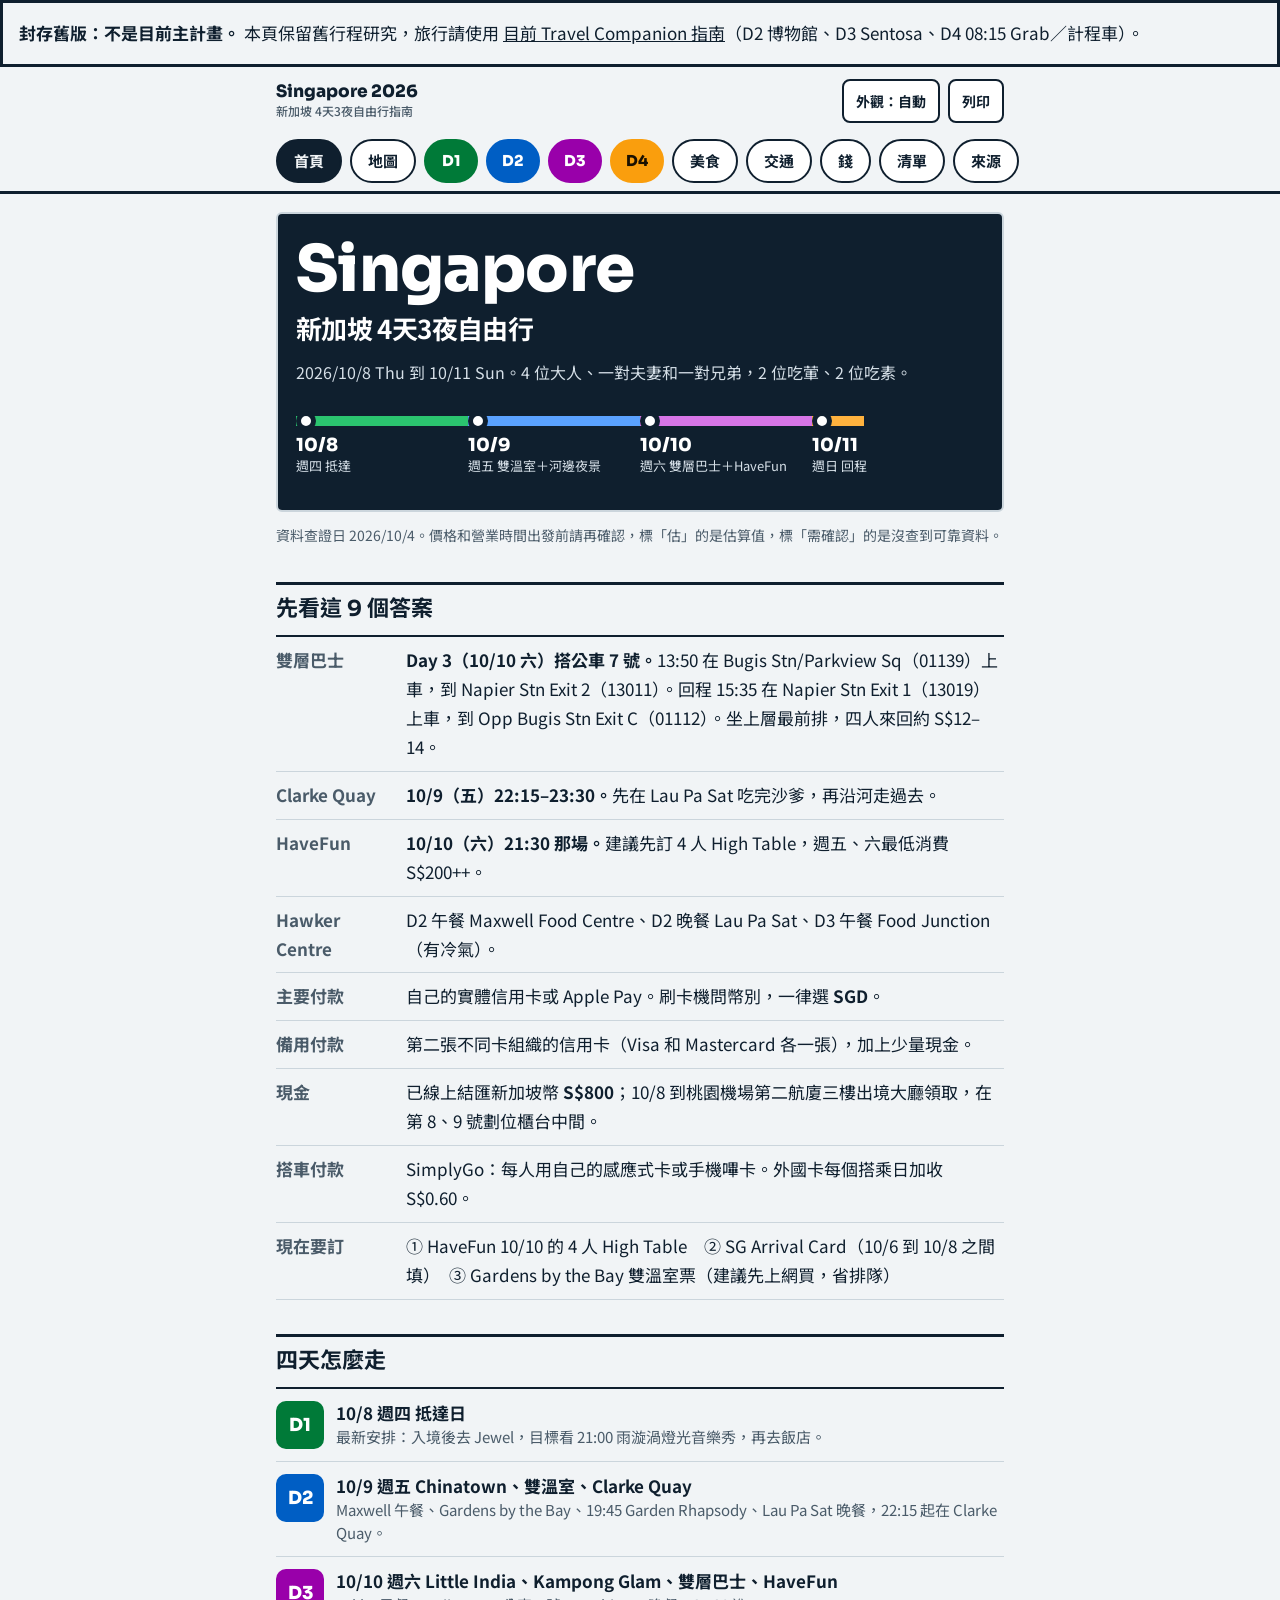
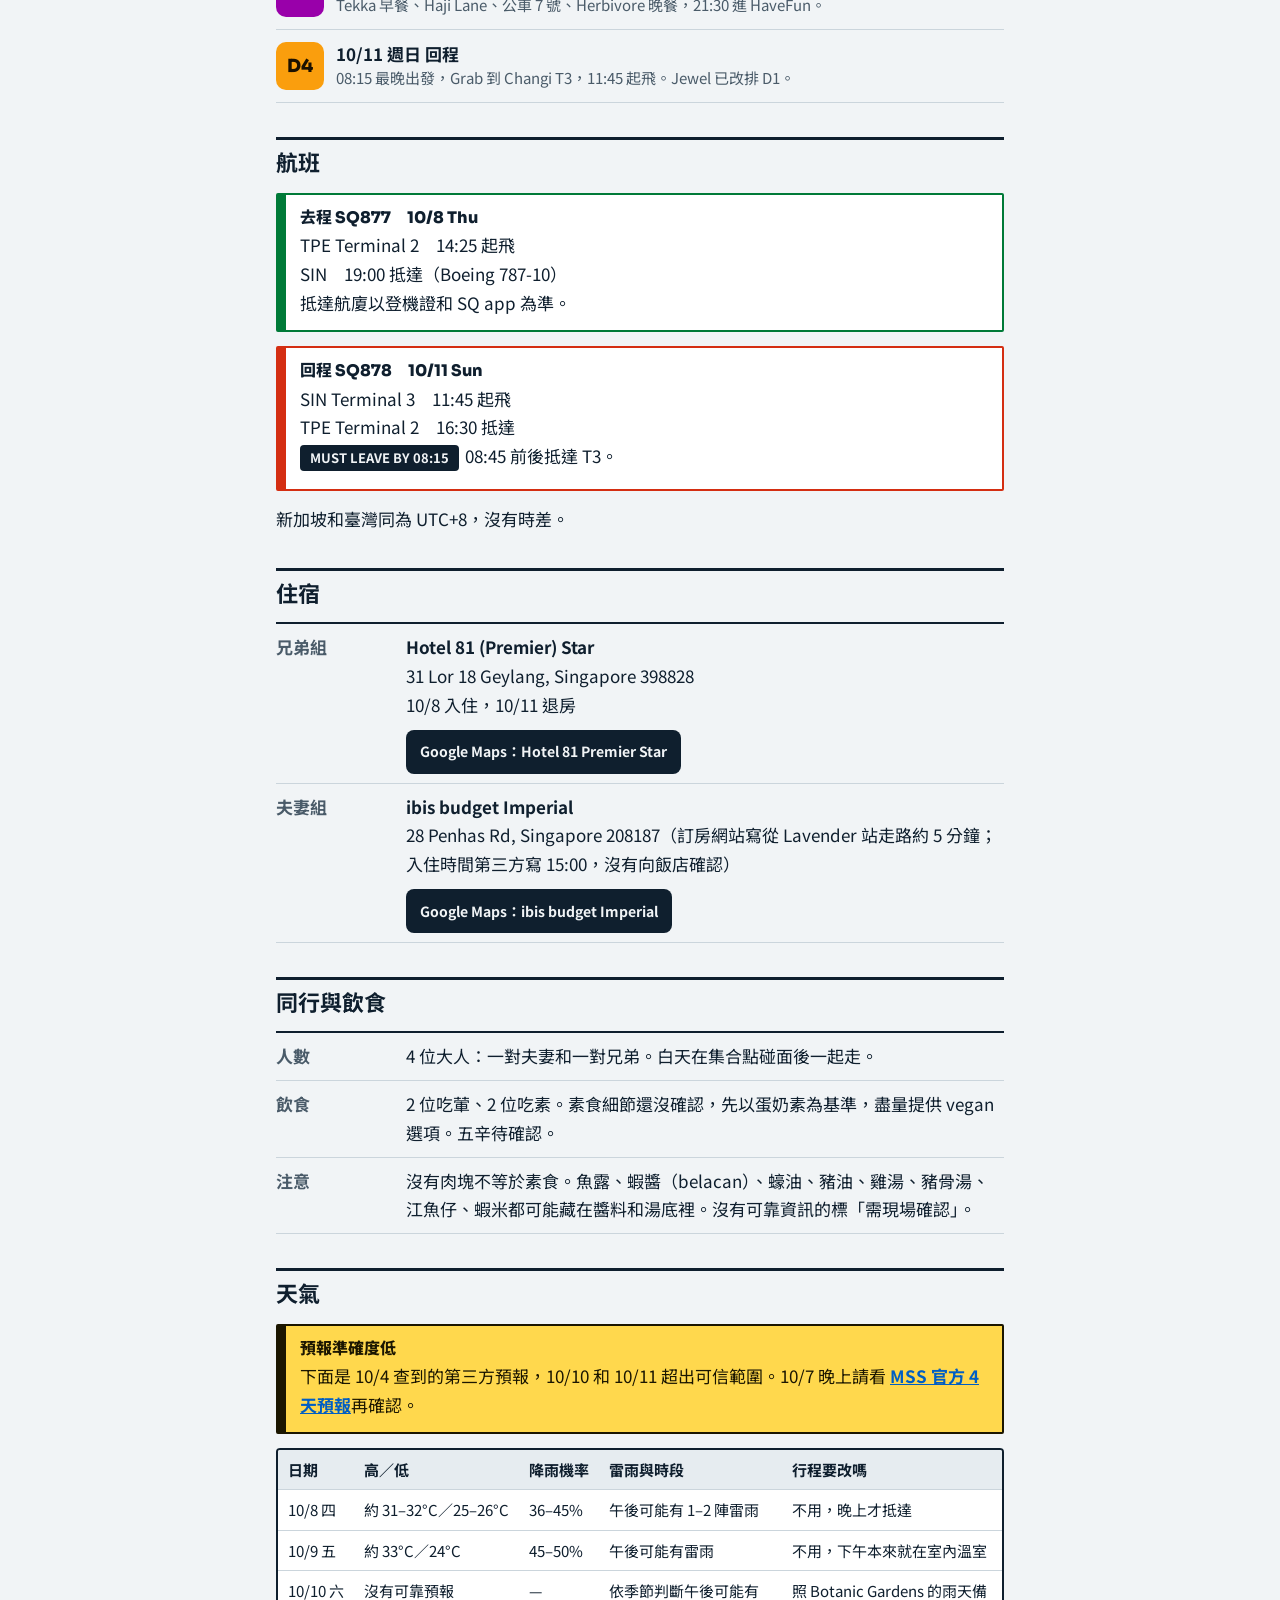
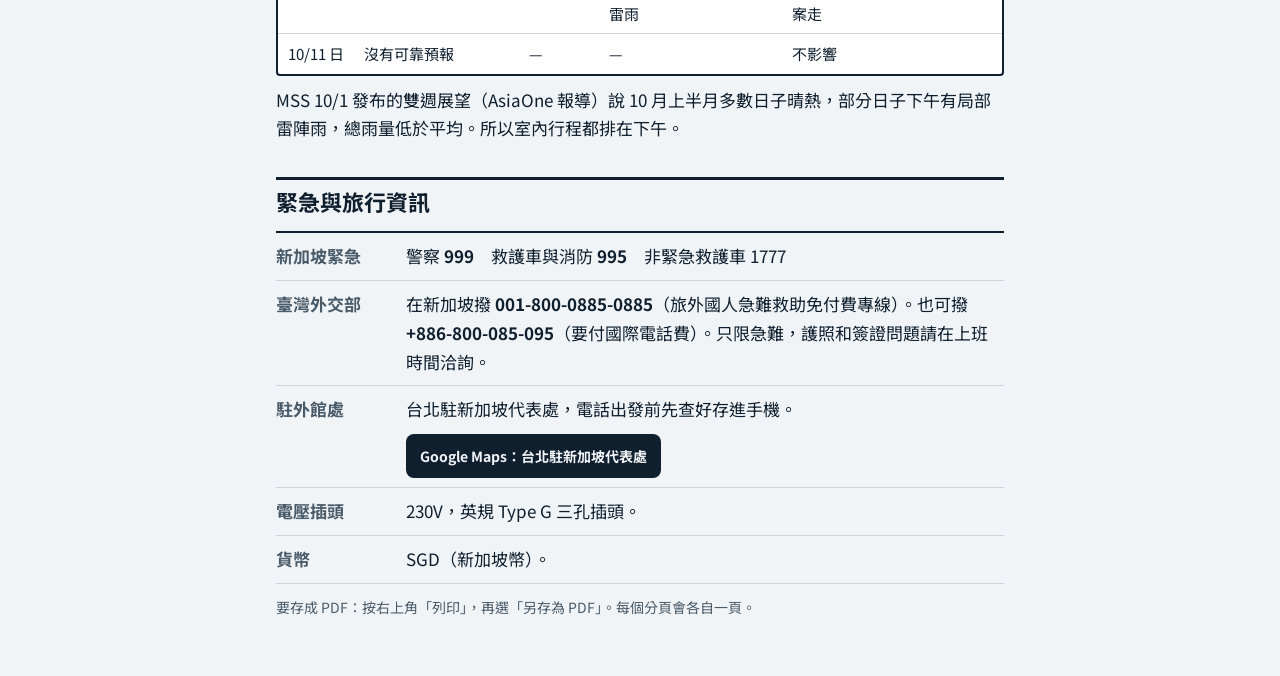
<file: guide-v2-old-plan-with-map.html>
<!DOCTYPE html>
<html lang="zh-Hant" data-theme="auto">
<head>
<meta charset="utf-8">
<meta name="viewport" content="width=device-width, initial-scale=1, viewport-fit=cover">
<title>新加坡 4天3夜自由行指南 2026/10/8–10/11</title>
<meta name="theme-color" content="#0F1F2E">
<link rel="preconnect" href="https://fonts.googleapis.com">
<link rel="preconnect" href="https://fonts.gstatic.com" crossorigin>
<link href="https://fonts.googleapis.com/css2?family=Noto+Sans+TC:wght@400;500;700;900&amp;family=Sora:wght@500;700;800&amp;display=swap" rel="stylesheet">
<style>
/* ---------- tokens: 以新加坡 MRT 路線色當每天的識別色 ---------- */
:root{
  --paper:#F1F4F6; --surface:#FFFFFF; --soft:#E6ECF0; --ink:#0F1F2E; --muted:#4A5B69; --line:#CBD5DC;
  --ew:#007A38; --dt:#005EC4; --ne:#9900AA; --cc:#FA9E0D;
  --ew-r:#007A38; --dt-r:#005EC4; --ne-r:#9900AA; --cc-r:#E58A00;
  --red:#D42E12; --red-t:#B3250D;
  --sign:#FFD84D; --sign-ink:#1B1600;
  --veg-bg:#DDF3E4; --veg-ink:#0B5D2A;
  --rain-bg:#DCEBFA; --rain-ink:#0B3F85;
  --focus:#005EC4;
  box-sizing:border-box;
  padding-top:env(safe-area-inset-top,0px);
  padding-bottom:env(safe-area-inset-bottom,0px);
}
@media (prefers-color-scheme:dark){
  :root:not([data-theme="light"]){
    --paper:#0B1620; --surface:#13222E; --soft:#1B2D3A; --ink:#EAF0F4; --muted:#A5B5C1; --line:#2B3E4C;
    --ew-r:#2BC46F; --dt-r:#5AA2FF; --ne-r:#D675E6; --cc-r:#FFB23E;
    --red-t:#FF8A73; --veg-bg:#133B24; --veg-ink:#8FE0AE; --rain-bg:#12304F; --rain-ink:#9CC8FF; --focus:#8FC0FF;
  }
}
:root[data-theme="dark"]{
  --paper:#0B1620; --surface:#13222E; --soft:#1B2D3A; --ink:#EAF0F4; --muted:#A5B5C1; --line:#2B3E4C;
  --ew-r:#2BC46F; --dt-r:#5AA2FF; --ne-r:#D675E6; --cc-r:#FFB23E;
  --red-t:#FF8A73; --veg-bg:#133B24; --veg-ink:#8FE0AE; --rain-bg:#12304F; --rain-ink:#9CC8FF; --focus:#8FC0FF;
}
.L1{--lnc:var(--ew);--lnr:var(--ew-r);--lni:#fff}
.L2{--lnc:var(--dt);--lnr:var(--dt-r);--lni:#fff}
.L3{--lnc:var(--ne);--lnr:var(--ne-r);--lni:#fff}
.L4{--lnc:var(--cc);--lnr:var(--cc-r);--lni:#1B1100}

/* ---------- base ---------- */
*,*::before,*::after{box-sizing:inherit}
html{background:var(--paper);-webkit-text-size-adjust:100%;scroll-padding-top:calc(env(safe-area-inset-top,0px) + 70px)}
body{margin:0;background:var(--paper);color:var(--ink);
  font:400 17px/1.7 "Noto Sans TC",system-ui,-apple-system,"PingFang TC","Microsoft JhengHei",sans-serif}
a{color:inherit}
a:focus-visible,button:focus-visible,input:focus-visible,summary:focus-visible{outline:3px solid var(--focus);outline-offset:2px}
h1,h2,h3,h4{font-family:Sora,"Noto Sans TC",system-ui,sans-serif;margin:0;line-height:1.3}
p{margin:0 0 10px}
small{font-size:13px;color:var(--muted)}
b,strong{font-weight:700}
.wrap{max-width:760px;margin:0 auto;padding:0 16px}

/* ---------- top bar & nav ---------- */
.top{display:flex;align-items:center;justify-content:space-between;gap:12px;padding:12px 16px 8px;max-width:760px;margin:0 auto}
.brand{font:800 17px/1.2 Sora,"Noto Sans TC",sans-serif}
.brand small{display:block;font:500 12px/1.4 "Noto Sans TC",sans-serif;color:var(--muted)}
.tools{display:flex;gap:8px}
.tools button{min-height:44px;min-width:44px;padding:0 12px;border:2px solid var(--ink);border-radius:8px;background:var(--surface);color:var(--ink);font:700 14px/1 "Noto Sans TC",sans-serif;cursor:pointer}
.nav{position:sticky;top:env(safe-area-inset-top,0px);z-index:20;background:var(--paper);border-bottom:3px solid var(--ink)}
.nav .row{display:flex;gap:8px;overflow-x:auto;padding:8px 16px;max-width:760px;margin:0 auto;scrollbar-width:none}
.nav .row::-webkit-scrollbar{display:none}
.nav a{flex:none;display:inline-flex;align-items:center;justify-content:center;min-height:44px;padding:0 16px;border:2px solid var(--ink);border-radius:999px;background:var(--surface);color:var(--ink);font:700 15px/1 "Noto Sans TC",sans-serif;text-decoration:none}
.nav a[aria-current="page"]{background:var(--ink);color:var(--paper)}
.nav a.dy{min-width:54px;padding:0 12px;border-color:var(--lnc);background:var(--lnc);color:var(--lni);font-family:Sora,sans-serif;font-weight:800}
.nav a.dy[aria-current="page"]{background:var(--lnc);color:var(--lni);outline:3px solid var(--ink);outline-offset:2px}
main{max-width:760px;margin:0 auto;padding:18px 16px 56px}
.js .panel{display:none}
.js .panel.on{display:block}

/* ---------- hero: 站名牌 + 四站路線 ---------- */
.hero{background:#0F1F2E;color:#fff;border-radius:6px;padding:22px 18px 20px;border:2px solid var(--line)}
.hero h1{font:800 clamp(40px,12vw,64px)/1.05 Sora,sans-serif;letter-spacing:-.01em}
.hero h1 span{display:block;margin-top:8px;font:700 clamp(20px,5.6vw,26px)/1.3 "Noto Sans TC",sans-serif}
.hero .lead{margin:14px 0 22px;font-size:16px;color:#D5DFE7}
.strip{list-style:none;margin:0;padding:0;display:flex}
.strip li{flex:1;position:relative;padding-top:26px}
.strip li::before{content:"";position:absolute;left:0;right:0;top:8px;height:10px}
.strip li:nth-child(1)::before{background:#2BC46F}
.strip li:nth-child(2)::before{background:#5AA2FF}
.strip li:nth-child(3)::before{background:#D675E6}
.strip li:nth-child(4)::before{background:#FFB23E;right:70%}
.strip li::after{content:"";position:absolute;left:0;top:3px;width:20px;height:20px;border-radius:50%;background:#fff;border:5px solid #0F1F2E;box-shadow:0 0 0 3px #fff inset}
.strip a{display:block;min-height:56px;color:#fff;text-decoration:none;padding-right:6px}
.strip b{display:block;font:800 18px/1.3 Sora,sans-serif}
.strip span{display:block;font-size:13px;line-height:1.4;color:#D5DFE7}
.stamp{margin:12px 0 0;font-size:14px;color:var(--muted)}

/* ---------- headings & signage ---------- */
.panel h2.sec{margin:34px 0 12px;padding-top:10px;border-top:3px solid var(--ink);font-size:22px}
.panel h2.sec:first-child{margin-top:0}
.sign{margin:14px 0;padding:12px 14px;border:2px solid var(--ink);border-left-width:10px;border-radius:2px;background:var(--surface)}
.sign .t{display:block;font:800 16px/1.4 Sora,"Noto Sans TC",sans-serif;margin-bottom:2px}
.sign p:last-child{margin-bottom:0}
.sign.warn{background:var(--sign);color:var(--sign-ink);border-color:var(--sign-ink)}
.sign.red{border-color:var(--red)}
.sign.blue{border-color:var(--dt-r)}
.sign.green{border-color:var(--ew-r)}

/* ---------- day header ---------- */
.dayhead{display:flex;align-items:center;gap:14px;margin-bottom:14px}
.dayhead .badge{flex:none;display:grid;place-items:center;width:62px;height:62px;border-radius:12px;background:var(--lnc);color:var(--lni);font:800 24px/1 Sora,sans-serif}
.dayhead .date{margin:0;font:700 15px/1.3 "Noto Sans TC",sans-serif;color:var(--muted)}
.dayhead h2{font-size:24px}
.facts{display:grid;grid-template-columns:repeat(3,1fr);border-top:3px solid var(--lnr);border-bottom:3px solid var(--lnr);margin:0 0 18px}
.facts div{padding:10px 8px;border-left:1px solid var(--line)}
.facts div:first-child{border-left:0;padding-left:0}
.facts b{display:block;font:800 18px/1.3 Sora,"Noto Sans TC",sans-serif}
.facts span{display:block;font-size:13px;line-height:1.4;color:var(--muted)}

/* ---------- timeline: 每個停靠點像一個車站 ---------- */
.stop{position:relative;padding:0 0 26px 38px}
.stop::before{content:"";position:absolute;left:11px;top:10px;bottom:-10px;width:8px;border-radius:4px;background:var(--lnr)}
.stop:last-of-type::before{bottom:auto;height:20px}
.stop::after{content:"";position:absolute;left:3px;top:3px;width:24px;height:24px;border-radius:50%;background:var(--surface);border:5px solid var(--ink)}
.stop.key::after{background:var(--ink);box-shadow:0 0 0 4px var(--surface) inset}
.time{margin:0 0 2px;font:800 20px/1.3 Sora,"Noto Sans TC",sans-serif;letter-spacing:.01em}
.stop h3{font-size:19px;margin:0 0 4px}
.what{margin:2px 0 4px}
.meta{margin:6px 0 4px;padding:0;list-style:none;font-size:15px;line-height:1.6}
.meta li{display:grid;grid-template-columns:3.7em 1fr;gap:6px;padding:3px 0}
.meta b{color:var(--muted);font-weight:700}
.tags{margin:8px 0 0}
.tag{display:inline-block;margin:0 6px 6px 0;padding:2px 10px;border-radius:4px;font:700 13px/1.7 "Noto Sans TC",sans-serif}
.t-res{background:var(--red);color:#fff}
.t-cash{background:var(--sign);color:var(--sign-ink)}
.t-veg{background:var(--veg-bg);color:var(--veg-ink);box-shadow:inset 0 0 0 1.5px currentColor}
.t-rain{background:var(--rain-bg);color:var(--rain-ink)}
.t-must{background:var(--ink);color:var(--paper)}
.t-booked{background:#007A38;color:#fff}
.t-booked[hidden]{display:none}
.maps{display:flex;flex-wrap:wrap;gap:8px;margin:10px 0 0}
.maps a{display:inline-flex;align-items:center;min-height:44px;padding:0 14px;border-radius:8px;background:var(--ink);color:var(--paper);font:700 14px/1.3 "Noto Sans TC",sans-serif;text-decoration:none}
details{margin:8px 0}
summary{min-height:44px;display:flex;align-items:center;cursor:pointer;font-weight:700;color:var(--muted)}

/* ---------- 餐點區塊 ---------- */
.meal{margin:10px 0;padding:10px 12px;background:var(--soft);border-radius:6px}
.meal h4{font-size:16px;margin:0 0 6px}
.meal .r{display:grid;grid-template-columns:3.4em 1fr;gap:8px;padding:6px 0;border-top:1px solid var(--line);font-size:15px;line-height:1.55}
.meal .r:first-of-type{border-top:0}
.k{align-self:start;text-align:center;border-radius:4px;font:700 12px/1.9 "Noto Sans TC",sans-serif}
.k.n{background:var(--ink);color:var(--paper)}
.k.v{background:var(--veg-ink);color:var(--veg-bg)}
.k.g{background:var(--veg-bg);color:var(--veg-ink);box-shadow:inset 0 0 0 1.5px currentColor}
.k.b{background:var(--line);color:var(--ink)}
.meal .info{margin:6px 0 0;padding-top:6px;border-top:1px solid var(--line);font-size:14px;line-height:1.6;color:var(--muted)}

/* ---------- tables, cards, lists ---------- */
.scroll{overflow-x:auto;margin:10px 0;border:2px solid var(--ink);border-radius:4px;background:var(--surface);-webkit-overflow-scrolling:touch}
table{border-collapse:collapse;width:100%;min-width:540px;font-size:15px;line-height:1.55}
th,td{padding:8px 10px;border-bottom:1px solid var(--line);text-align:left;vertical-align:top}
tr:last-child td{border-bottom:0}
th{background:var(--soft);font-weight:700;white-space:nowrap}
td a,.lnk{color:var(--dt-r);font-weight:700}
.num{white-space:nowrap}
.dl{margin:0}
.dl .row{display:grid;grid-template-columns:7.2em 1fr;gap:8px;padding:9px 0;border-bottom:1px solid var(--line)}
.dl .row:first-child{border-top:2px solid var(--ink)}
.dl dt{font-weight:700;color:var(--muted)}
.dl dd{margin:0}
.daylist a{display:flex;gap:12px;align-items:flex-start;padding:12px 0;border-bottom:1px solid var(--line);text-decoration:none;min-height:56px}
.daylist a:first-child{border-top:2px solid var(--ink)}
.daylist .badge{flex:none;display:grid;place-items:center;width:48px;height:48px;border-radius:10px;background:var(--lnc);color:var(--lni);font:800 18px/1 Sora,sans-serif}
.daylist b{display:block;line-height:1.4}
.daylist span.t2{display:block;font-size:15px;line-height:1.55;color:var(--muted)}
.vc{margin:12px 0;padding:12px 14px;border:2px solid var(--ink);border-radius:6px;background:var(--surface)}
.vc h4{font-size:17px;margin:0 0 4px}
.vc p{margin:0 0 6px;font-size:15px;line-height:1.6}
.vc .k2{font-size:14px;color:var(--muted);line-height:1.6}
.cc{margin:14px 0;border:2px solid var(--ink);border-radius:6px;background:var(--surface)}
.cc summary{list-style:none;display:block;position:relative;min-height:60px;padding:10px 46px 10px 14px;background:var(--ink);color:var(--paper);border-radius:3px;cursor:pointer}
.cc summary::-webkit-details-marker{display:none}
.cc summary::after{content:"+";position:absolute;right:16px;top:50%;transform:translateY(-50%);font:800 26px/1 Sora,sans-serif}
.cc[open] summary{border-radius:3px 3px 0 0}
.cc[open] summary::after{content:"−"}
.cc .cn{display:block;font:800 17px/1.4 Sora,"Noto Sans TC",sans-serif}
.cc .cs{display:block;font-size:14px;line-height:1.4;opacity:.85}
.cc .calc{margin:0 14px 12px}
details.grab{margin:12px 0;border:2px solid var(--ink);border-radius:6px;background:var(--surface)}
details.grab summary{padding:10px 14px;min-height:52px;color:var(--ink);font-weight:800}
details.grab .gb{padding:0 14px 12px;font-size:15.5px}
.gb .steps,.steps{margin:6px 0 10px;padding-left:22px}
.gb .steps li,.steps li{margin:0 0 8px}
.cc dl{margin:0;padding:4px 14px 8px;font-size:15px}
.cc .row{display:grid;grid-template-columns:7em 1fr;gap:8px;padding:6px 0;border-bottom:1px solid var(--line)}
.cc .row:last-child{border-bottom:0}
.cc dt{font-weight:700;color:var(--muted)}
.cc dd{margin:0}
.calc{margin:12px 0;padding:12px 14px;background:var(--soft);border-radius:6px;font-size:15px}
.calc p{margin:0 0 6px}
.calc .big{font:800 20px/1.4 Sora,"Noto Sans TC",sans-serif}
.phrase{display:block;width:100%;margin:8px 0;padding:12px 14px;min-height:60px;text-align:left;background:var(--surface);color:var(--ink);border:2px solid var(--ink);border-radius:6px;font:inherit;cursor:pointer}
.phrase b{display:block;font-size:17px;line-height:1.45}
.phrase span{display:block;font-size:15px;line-height:1.5;color:var(--muted)}
.show{position:fixed;inset:0;z-index:50;display:flex;flex-direction:column;justify-content:center;gap:18px;padding:calc(24px + env(safe-area-inset-top,0px)) 22px calc(24px + env(safe-area-inset-bottom,0px));background:var(--ink);color:var(--paper);cursor:pointer}
.show[hidden]{display:none}
.show .en{font:800 clamp(28px,8.4vw,46px)/1.3 Sora,"Noto Sans TC",sans-serif}
.show .zh{font:700 clamp(24px,7vw,36px)/1.4 "Noto Sans TC",sans-serif}
.show .ms,.show .ta{font:500 clamp(18px,5vw,24px)/1.5 "Noto Sans TC",sans-serif;opacity:.85}
.show small{color:inherit;opacity:.7}
.chk{display:flex;gap:12px;align-items:flex-start;min-height:52px;padding:10px 0;border-bottom:1px solid var(--line);cursor:pointer}
.chk input{flex:none;width:26px;height:26px;margin:2px 0 0;accent-color:var(--ink)}
.chk input:checked + span{color:var(--muted);text-decoration:line-through}
.chk small{display:block}
.group{margin:0 0 6px;padding-top:8px;border-top:2px solid var(--ink)}
.group:first-of-type{border-top:0}
.pager{display:flex;gap:10px;margin:30px 0 0}
.pager a{flex:1;display:flex;align-items:center;justify-content:center;min-height:56px;padding:0 10px;border:2px solid var(--ink);border-radius:8px;background:var(--surface);font-weight:700;text-align:center;text-decoration:none}
.src li{margin:0 0 10px;font-size:15px;line-height:1.6;word-break:break-word}
.src ul{margin:0;padding-left:20px}
.foot{margin-top:40px;padding-top:12px;border-top:3px solid var(--ink);font-size:14px;color:var(--muted)}

/* ---------- print: 每個分頁各自成頁，存成 PDF ---------- */
@media print{
  html:root[data-theme]{--paper:#fff;--surface:#fff;--soft:#EEF1F3;--ink:#000;--muted:#333;--line:#BBB;
    --ew-r:#007A38;--dt-r:#005EC4;--ne-r:#9900AA;--cc-r:#E58A00;--red-t:#B3250D;--veg-bg:#DDF3E4;--veg-ink:#0B5D2A;--rain-bg:#DCEBFA;--rain-ink:#0B3F85}
  :root{padding:0}
  html,body{background:#fff !important;color:#000 !important;font-size:12.5px}
  .top .tools,.nav,.pager{display:none !important}
  .js .panel{display:block !important}
  .panel{break-before:page}
  #home{break-before:auto}
  .stop,.meal,.sign,.cc,.vc,.facts{break-inside:avoid}
  .hero{background:#fff;color:#000;border:2px solid #000}
  .hero .lead,.strip a,.strip span{color:#000}
  .strip li::after{background:#000;border-color:#fff}
  .maps a{background:#fff;color:#000;border:1px solid #000;min-height:0;padding:2px 8px}
  .phrase{break-inside:avoid}
  .scroll{overflow:visible}
  table{min-width:0}
  details > *{display:block}
  details{display:block}
  details:not(.cc) summary{display:none}
}
/* ================= Interactive itinerary map ================= */
#map{margin:-18px -16px -56px}
body.map-on main{max-width:1120px}
body.map-on .top{display:none}
.mapui{display:flex;flex-direction:column;height:var(--mh,calc(100vh - 130px));min-height:540px;background:var(--paper)}
.mtabs{flex:none;display:flex;gap:8px;overflow-x:auto;padding:8px 12px 8px;scrollbar-width:none;border-bottom:1px solid var(--line)}
.mtabs::-webkit-scrollbar{display:none}
.mtabs button{flex:none;min-height:44px;min-width:56px;padding:0 16px;border:2px solid var(--ink);border-radius:999px;background:var(--surface);color:var(--ink);font:700 15px/1 "Noto Sans TC",system-ui,sans-serif;cursor:pointer}
.mtabs button.dy{border-color:var(--lnc);background:transparent;color:var(--ink)}
.mtabs button[aria-pressed="true"]{background:var(--ink);color:var(--paper);border-color:var(--ink)}
.mtabs button.dy[aria-pressed="true"]{background:var(--lnc);color:var(--lni);border-color:var(--lnc)}
.mwrap{flex:1 1 auto;min-height:240px;position:relative}
.mapc{position:absolute;inset:0;overflow:hidden;background:var(--soft);touch-action:none;user-select:none;-webkit-user-select:none;cursor:grab;outline-offset:-3px}
.mapc.drag{cursor:grabbing}
.m-tiles{position:absolute;inset:0;overflow:hidden;pointer-events:none}
.m-tiles .tile{position:absolute;left:0;top:0;max-width:none;display:block;image-rendering:auto;opacity:0;transition:opacity .25s}
.m-tiles .tile.ok{opacity:1}
.m-svg{position:absolute;inset:0;pointer-events:none}
.m-marks{position:absolute;inset:0;pointer-events:none}
.mk{position:absolute;left:0;top:0;width:44px;height:44px;margin:-22px 0 0 -22px;padding:0;border:0;background:none;cursor:pointer;pointer-events:auto;display:grid;place-items:center;z-index:1}
.mk .dot{position:relative;display:grid;place-items:center;min-width:34px;height:34px;padding:0 5px;border-radius:17px;background:var(--mc,#005EC4);color:#fff;font:800 15px/1 Sora,system-ui,sans-serif;border:3px solid #fff;box-shadow:0 1px 4px rgba(0,0,0,.45);white-space:nowrap}
.mk.sq .dot{border-radius:9px}
.mk.small .dot{min-width:20px;height:20px;border-width:2px;font-size:11px;padding:0}
.mk .bd{position:absolute;top:-8px;right:-8px;min-width:18px;height:18px;border-radius:9px;display:grid;place-items:center;font:800 11px/1 "Noto Sans TC",system-ui,sans-serif;border:2px solid #fff;color:#fff}
.mk .bd.veg{background:#15803D}
.mk .bd.must{background:#F5B301;color:#1B1100}
.mk .bd.ap{background:#0F172A;font-size:12px}
.mk.must .dot{box-shadow:0 0 0 3px #F5B301,0 1px 5px rgba(0,0,0,.5)}
.mk.sel{z-index:5}
.mk.sel .dot{transform:scale(1.28);box-shadow:0 0 0 4px rgba(255,255,255,.95),0 0 0 7px var(--mc,#005EC4),0 2px 8px rgba(0,0,0,.5)}
.mk .lab{position:absolute;left:100%;top:50%;transform:translateY(-50%);margin-left:2px;padding:1px 6px;border-radius:4px;background:rgba(255,255,255,.92);color:#0F1F2E;font:700 12px/1.4 "Noto Sans TC",system-ui,sans-serif;white-space:nowrap;box-shadow:0 1px 2px rgba(0,0,0,.25);pointer-events:none}
.mk:focus-visible .dot{outline:3px solid var(--focus);outline-offset:2px}
.me{position:absolute;left:0;top:0;width:18px;height:18px;margin:-9px 0 0 -9px;border-radius:50%;background:#2563EB;border:3px solid #fff;box-shadow:0 0 0 6px rgba(37,99,235,.25);pointer-events:none;z-index:4}
.m-pop{position:absolute;left:0;top:0;z-index:10;width:min(310px,calc(100% - 20px));max-height:calc(100% - 16px);overflow-y:auto;padding:12px 14px 12px;background:var(--surface);color:var(--ink);border-radius:12px;box-shadow:0 4px 18px rgba(0,0,0,.35);font-size:14px;line-height:1.5;touch-action:pan-y;cursor:default;user-select:text;-webkit-user-select:text}
.m-pop .px{position:absolute;right:2px;top:2px;width:44px;height:44px;border:0;background:none;color:var(--muted);font:700 22px/1 system-ui;cursor:pointer}
.m-pop h4{margin:0 34px 2px 0;font:700 17px/1.35 "Noto Sans TC",system-ui,sans-serif}
.m-pop .pt{margin:0;font:700 13px var(--f,Sora,system-ui);color:var(--muted)}
.m-pop dl{margin:6px 0 0}
.m-pop dl div{display:grid;grid-template-columns:3.6em 1fr;gap:6px;padding:2px 0}
.m-pop dt{color:var(--muted);font-weight:700}
.m-pop dd{margin:0}
.m-pop .pb{display:flex;gap:8px;margin:8px 0 4px}
.m-pop .pb a{flex:1;display:flex;align-items:center;justify-content:center;min-height:44px;border-radius:8px;background:var(--ink);color:var(--paper);font:700 14px/1.2 "Noto Sans TC",system-ui,sans-serif;text-decoration:none;text-align:center}
.m-pop .pb a.alt{background:transparent;color:var(--ink);box-shadow:inset 0 0 0 2px var(--ink)}
.m-pop .same{margin:8px 0 0;font-size:13px;color:var(--muted)}
.m-pop .same button{min-height:36px;margin-right:6px;padding:0 10px;border:1.5px solid var(--ink);border-radius:999px;background:none;color:var(--ink);font:700 13px system-ui;cursor:pointer}
.m-pop .nv{display:flex;gap:6px;margin-top:6px}
.m-pop .nv span{padding:1px 8px;border-radius:4px;background:var(--soft);font-size:12.5px;font-weight:700}
.m-pop .nv .v{background:var(--veg-bg);color:var(--veg-ink)}
.m-pop .nv .m{background:var(--sign);color:var(--sign-ink)}
.m-ctl{position:absolute;left:10px;top:10px;display:flex;flex-direction:column;gap:8px;z-index:6;align-items:flex-start}
.m-ctl button,.m-zoom button{min-height:44px;padding:0 14px;border:0;border-radius:22px;background:var(--surface);color:var(--ink);font:700 14px/1 "Noto Sans TC",system-ui,sans-serif;box-shadow:0 1px 5px rgba(0,0,0,.35);cursor:pointer}
.m-zoom{position:absolute;right:10px;top:10px;display:flex;flex-direction:column;gap:6px;z-index:6}
.m-zoom button{width:44px;padding:0;font-size:22px;border-radius:12px}
.m-note{position:absolute;left:10px;bottom:30px;z-index:6;max-width:calc(100% - 80px);padding:4px 8px;border-radius:8px;background:var(--sign);color:var(--sign-ink);font-size:12px;line-height:1.4}
.m-note button{margin-left:6px;min-height:30px;border:0;background:none;color:inherit;text-decoration:underline;font:700 13px system-ui;cursor:pointer}
.m-attr{position:absolute;right:0;bottom:0;z-index:6;padding:1px 6px;background:rgba(255,255,255,.8);color:#333;font:11px/1.5 system-ui}
.m-scale{position:absolute;left:10px;bottom:8px;z-index:6;font:700 11px/1 Sora,system-ui;color:var(--ink)}
.m-scale i{display:block;height:5px;border:2px solid var(--ink);border-top:0;margin-bottom:2px}
.m-toast{position:absolute;left:50%;bottom:48px;transform:translateX(-50%);z-index:12;max-width:calc(100% - 24px);padding:8px 14px;border-radius:18px;background:var(--ink);color:var(--paper);font:600 13.5px/1.45 "Noto Sans TC",system-ui,sans-serif;text-align:center}
.m-legend{position:absolute;left:10px;top:118px;z-index:7;padding:10px 12px;background:var(--surface);color:var(--ink);border-radius:10px;box-shadow:0 2px 10px rgba(0,0,0,.35);font-size:13.5px;line-height:1.9}
.m-legend div{display:flex;align-items:center;gap:8px}
.m-legend i{display:inline-block;width:18px;height:18px;border-radius:9px;border:2px solid #fff;box-shadow:0 0 0 1px rgba(0,0,0,.3)}
.m-legend i.sq{border-radius:5px}

/* bottom itinerary panel */
.mpanel{flex:none;background:var(--paper);border-top:1px solid var(--line);display:flex;flex-direction:column;min-height:0}
.mhead{display:flex;align-items:center;justify-content:space-between;gap:10px;padding:4px 12px 0}
.mhead b{font:700 15px/1.3 "Noto Sans TC",system-ui,sans-serif}
.mhead small{display:block;font-size:12.5px;color:var(--muted)}
.mhead a{flex:none;display:inline-flex;align-items:center;min-height:44px;padding:0 12px;border-radius:8px;background:var(--ink);color:var(--paper);font:700 13px/1.2 "Noto Sans TC",system-ui,sans-serif;text-decoration:none}
.mcards{display:flex;gap:10px;overflow-x:auto;scroll-snap-type:x proximity;padding:4px 12px 10px;-webkit-overflow-scrolling:touch;scrollbar-width:none}
.mcards::-webkit-scrollbar{display:none}
.card{flex:none;width:min(268px,78vw);scroll-snap-align:start;padding:8px 12px 9px;border-radius:12px;background:var(--surface);cursor:pointer;box-shadow:inset 0 0 0 1.5px var(--line)}
.card[aria-current="true"]{box-shadow:inset 0 0 0 3px var(--ink)}
.card:focus-visible{outline:3px solid var(--focus);outline-offset:2px}
.c-top{display:flex;align-items:center;gap:8px}
.c-n{display:grid;place-items:center;min-width:28px;height:28px;padding:0 6px;border-radius:14px;background:var(--mc,#005EC4);color:#fff;font:800 14px/1 Sora,system-ui,sans-serif}
.c-t{font:700 15px/1.2 Sora,system-ui,sans-serif}
.c-tags{margin-left:auto;display:flex;gap:4px}
.c-tags span{padding:0 7px;border-radius:9px;font:700 11.5px/1.7 "Noto Sans TC",system-ui,sans-serif;color:#fff;background:#15803D}
.c-tags span.m{background:#F5B301;color:#1B1100}
.c-tags span.u{background:var(--soft);color:var(--muted)}
.card h3{margin:4px 0 0;font:700 16px/1.3 "Noto Sans TC",system-ui,sans-serif}
.c-act{margin:1px 0 5px;font-size:13px;line-height:1.45;color:var(--muted);display:-webkit-box;-webkit-line-clamp:2;-webkit-box-orient:vertical;overflow:hidden}
.c-next{padding-top:5px;border-top:1px solid var(--line);font-size:12.5px;line-height:1.45;display:-webkit-box;-webkit-line-clamp:2;-webkit-box-orient:vertical;overflow:hidden}
.c-next b{color:var(--muted);margin-right:6px}
.card.day .c-n{background:var(--lnc);color:var(--lni)}
.card.day p{margin:4px 0 0;font-size:13.5px;color:var(--muted)}

@media (min-width:900px){
  #map{margin:-18px 0 -56px}
  .mapui{display:grid;grid-template-columns:minmax(0,1fr) 390px;grid-template-rows:auto minmax(0,1fr);height:var(--mh,calc(100vh - 140px));min-height:600px}
  .mtabs{grid-column:1/3}
  .mwrap{grid-column:1;grid-row:2;min-height:0}
  .mpanel{grid-column:2;grid-row:2;border-top:0;border-left:1px solid var(--line);overflow:hidden}
  .mcards{flex-direction:column;overflow-y:auto;overflow-x:hidden;scroll-snap-type:none;padding:8px 12px 16px}
  .card{width:auto}
  .mhead{padding-top:12px}
}
@media (max-width:420px){ .m-legend{top:112px} }
@media print{ .js #map.panel{display:none !important} }

.mk.tiny .dot{min-width:26px;height:26px;border-width:2px;font-size:12px;padding:0 3px;border-radius:13px}
.mk.tiny.sq .dot{border-radius:7px}
.mk.tiny .bd{top:-9px;right:-9px;min-width:16px;height:16px;font-size:10px}

.mapjump{display:inline-flex;align-items:center;min-height:44px;margin:0 0 16px;padding:0 16px;border:2px solid var(--lnc);border-radius:999px;font:700 14px/1 "Noto Sans TC",system-ui,sans-serif;text-decoration:none;color:var(--ink);background:var(--surface)}
@media print{.mapjump{display:none}}
</style>
</head>
<body>
<aside style="padding:16px;border:3px solid currentColor"><b>封存舊版：不是目前主計畫。</b> 本頁保留舊行程研究，旅行請使用 <a href="index.html">目前 Travel Companion 指南</a>（D2 博物館、D3 Sentosa、D4 08:15 Grab／計程車）。</aside>
<header class="top">
  <div class="brand">Singapore 2026<small>新加坡 4天3夜自由行指南</small></div>
  <div class="tools">
    <button type="button" id="themeBtn" aria-label="切換外觀">外觀：自動</button>
    <button type="button" id="printBtn" aria-label="列印或存成 PDF">列印</button>
  </div>
</header>

<nav class="nav" aria-label="分頁">
  <div class="row">
    <a href="#home">首頁</a>
    <a href="#map">地圖</a>
    <a href="#d1" class="dy L1">D1</a>
    <a href="#d2" class="dy L2">D2</a>
    <a href="#d3" class="dy L3">D3</a>
    <a href="#d4" class="dy L4">D4</a>
    <a href="#food">美食</a>
    <a href="#move">交通</a>
    <a href="#money">錢</a>
    <a href="#todo">清單</a>
    <a href="#src">來源</a>
  </div>
</nav>

<main>

<!-- ===================== HOME ===================== -->
<section class="panel on" id="home">
  <div class="hero">
    <h1>Singapore<span>新加坡 4天3夜自由行</span></h1>
    <p class="lead">2026/10/8 Thu 到 10/11 Sun。4 位大人、一對夫妻和一對兄弟，2 位吃葷、2 位吃素。</p>
    <ol class="strip" aria-label="四天路線">
      <li><a href="#d1"><b>10/8</b><span>週四 抵達</span></a></li>
      <li><a href="#d2"><b>10/9</b><span>週五 雙溫室＋河邊夜景</span></a></li>
      <li><a href="#d3"><b>10/10</b><span>週六 雙層巴士＋HaveFun</span></a></li>
      <li><a href="#d4"><b>10/11</b><span>週日 回程</span></a></li>
    </ol>
  </div>
  <p class="stamp">資料查證日 2026/10/4。價格和營業時間出發前請再確認，標「估」的是估算值，標「需確認」的是沒查到可靠資料。</p>

  <h2 class="sec">先看這 9 個答案</h2>
  <dl class="dl">
    <div class="row"><dt>雙層巴士</dt><dd><b>Day 3（10/10 六）搭公車 7 號。</b>13:50 在 Bugis Stn/Parkview Sq（01139）上車，到 Napier Stn Exit 2（13011）。回程 15:35 在 Napier Stn Exit 1（13019）上車，到 Opp Bugis Stn Exit C（01112）。坐上層最前排，四人來回約 S$12–14。</dd></div>
    <div class="row"><dt>Clarke Quay</dt><dd><b>10/9（五）22:15–23:30。</b>先在 Lau Pa Sat 吃完沙爹，再沿河走過去。</dd></div>
    <div class="row"><dt>HaveFun</dt><dd><b>10/10（六）21:30 那場。</b>建議先訂 4 人 High Table，週五、六最低消費 S$200++。</dd></div>
    <div class="row"><dt>Hawker Centre</dt><dd>D2 午餐 Maxwell Food Centre、D2 晚餐 Lau Pa Sat、D3 午餐 Food Junction（有冷氣）。</dd></div>
    <div class="row"><dt>主要付款</dt><dd>自己的實體信用卡或 Apple Pay。刷卡機問幣別，一律選 <b>SGD</b>。</dd></div>
    <div class="row"><dt>備用付款</dt><dd>第二張不同卡組織的信用卡（Visa 和 Mastercard 各一張），加上少量現金。</dd></div>
    <div class="row"><dt>現金</dt><dd>已線上結匯新加坡幣 <b>S$800</b>；10/8 到桃園機場第二航廈三樓出境大廳領取，在第 8、9 號劃位櫃台中間。</dd></div>
    <div class="row"><dt>搭車付款</dt><dd>SimplyGo：每人用自己的感應式卡或手機嗶卡。外國卡每個搭乘日加收 S$0.60。</dd></div>
    <div class="row"><dt>現在要訂</dt><dd>① HaveFun 10/10 的 4 人 High Table　② SG Arrival Card（10/6 到 10/8 之間填）　③ Gardens by the Bay 雙溫室票（建議先上網買，省排隊）</dd></div>
  </dl>

  <h2 class="sec">四天怎麼走</h2>
  <div class="daylist">
    <a href="#d1" class="L1"><span class="badge">D1</span><span><b>10/8 週四 抵達日</b><span class="t2">最新安排：入境後去 Jewel，目標看 21:00 雨漩渦燈光音樂秀，再去飯店。</span></span></a>
    <a href="#d2" class="L2"><span class="badge">D2</span><span><b>10/9 週五 Chinatown、雙溫室、Clarke Quay</b><span class="t2">Maxwell 午餐、Gardens by the Bay、19:45 Garden Rhapsody、Lau Pa Sat 晚餐，22:15 起在 Clarke Quay。</span></span></a>
    <a href="#d3" class="L3"><span class="badge">D3</span><span><b>10/10 週六 Little India、Kampong Glam、雙層巴士、HaveFun</b><span class="t2">Tekka 早餐、Haji Lane、公車 7 號、Herbivore 晚餐，21:30 進 HaveFun。</span></span></a>
    <a href="#d4" class="L4"><span class="badge">D4</span><span><b>10/11 週日 回程</b><span class="t2">08:15 最晚出發，Grab 到 Changi T3，11:45 起飛。Jewel 已改排 D1。</span></span></a>
  </div>

  <h2 class="sec">航班</h2>
  <div class="sign green">
    <b class="t">去程 SQ877　10/8 Thu</b>
    <p>TPE Terminal 2　14:25 起飛<br>SIN　19:00 抵達（Boeing 787-10）<br>抵達航廈以登機證和 SQ app 為準。</p>
  </div>
  <div class="sign red">
    <b class="t">回程 SQ878　10/11 Sun</b>
    <p>SIN Terminal 3　11:45 起飛<br>TPE Terminal 2　16:30 抵達<br><span class="tag t-must">MUST LEAVE BY 08:15</span>08:45 前後抵達 T3。</p>
  </div>
  <p>新加坡和臺灣同為 UTC+8，沒有時差。</p>

  <h2 class="sec">住宿</h2>
  <dl class="dl">
    <div class="row"><dt>兄弟組</dt><dd><b>Hotel 81 (Premier) Star</b><br>31 Lor 18 Geylang, Singapore 398828<br>10/8 入住，10/11 退房<div class="maps"><a href="https://www.google.com/maps/search/?api=1&amp;query=Hotel+81+Premier+Star+31+Lor+18+Geylang+Singapore" target="_blank" rel="noopener">Google Maps：Hotel 81 Premier Star</a></div></dd></div>
    <div class="row"><dt>夫妻組</dt><dd><b>ibis budget Imperial</b><br>28 Penhas Rd, Singapore 208187（訂房網站寫從 Lavender 站走路約 5 分鐘；入住時間第三方寫 15:00，沒有向飯店確認）<div class="maps"><a href="https://www.google.com/maps/search/?api=1&amp;query=ibis+budget+Singapore+Imperial+28+Penhas+Rd+Singapore+208187" target="_blank" rel="noopener">Google Maps：ibis budget Imperial</a></div></dd></div>
  </dl>

  <h2 class="sec">同行與飲食</h2>
  <dl class="dl">
    <div class="row"><dt>人數</dt><dd>4 位大人：一對夫妻和一對兄弟。白天在集合點碰面後一起走。</dd></div>
    <div class="row"><dt>飲食</dt><dd>2 位吃葷、2 位吃素。素食細節還沒確認，先以蛋奶素為基準，盡量提供 vegan 選項。五辛待確認。</dd></div>
    <div class="row"><dt>注意</dt><dd>沒有肉塊不等於素食。魚露、蝦醬（belacan）、蠔油、豬油、雞湯、豬骨湯、江魚仔、蝦米都可能藏在醬料和湯底裡。沒有可靠資訊的標「需現場確認」。</dd></div>
  </dl>

  <h2 class="sec">天氣</h2>
  <div class="sign warn"><b class="t">預報準確度低</b><p>下面是 10/4 查到的第三方預報，10/10 和 10/11 超出可信範圍。10/7 晚上請看 <a href="https://www.weather.gov.sg/" target="_blank" rel="noopener" class="lnk">MSS 官方 4 天預報</a>再確認。</p></div>
  <div class="scroll"><table>
    <tr><th>日期</th><th>高／低</th><th>降雨機率</th><th>雷雨與時段</th><th>行程要改嗎</th></tr>
    <tr><td class="num">10/8 四</td><td class="num">約 31–32°C／25–26°C</td><td>36–45%</td><td>午後可能有 1–2 陣雷雨</td><td>不用，晚上才抵達</td></tr>
    <tr><td class="num">10/9 五</td><td class="num">約 33°C／24°C</td><td>45–50%</td><td>午後可能有雷雨</td><td>不用，下午本來就在室內溫室</td></tr>
    <tr><td class="num">10/10 六</td><td>沒有可靠預報</td><td>—</td><td>依季節判斷午後可能有雷雨</td><td>照 Botanic Gardens 的雨天備案走</td></tr>
    <tr><td class="num">10/11 日</td><td>沒有可靠預報</td><td>—</td><td>—</td><td>不影響</td></tr>
  </table></div>
  <p>MSS 10/1 發布的雙週展望（AsiaOne 報導）說 10 月上半月多數日子晴熱，部分日子下午有局部雷陣雨，總雨量低於平均。所以室內行程都排在下午。</p>

  <h2 class="sec">緊急與旅行資訊</h2>
  <dl class="dl">
    <div class="row"><dt>新加坡緊急</dt><dd>警察 <b>999</b>　救護車與消防 <b>995</b>　非緊急救護車 1777</dd></div>
    <div class="row"><dt>臺灣外交部</dt><dd>在新加坡撥 <b>001-800-0885-0885</b>（旅外國人急難救助免付費專線）。也可撥 <b>+886-800-085-095</b>（要付國際電話費）。只限急難，護照和簽證問題請在上班時間洽詢。</dd></div>
    <div class="row"><dt>駐外館處</dt><dd>台北駐新加坡代表處，電話出發前先查好存進手機。<div class="maps"><a href="https://www.google.com/maps/search/?api=1&amp;query=Taipei+Representative+Office+in+Singapore" target="_blank" rel="noopener">Google Maps：台北駐新加坡代表處</a></div></dd></div>
    <div class="row"><dt>電壓插頭</dt><dd>230V，英規 Type G 三孔插頭。</dd></div>
    <div class="row"><dt>貨幣</dt><dd>SGD（新加坡幣）。</dd></div>
  </dl>
  <p class="stamp">要存成 PDF：按右上角「列印」，再選「另存為 PDF」。每個分頁會各自一頁。</p>
</section>

<!-- ===================== DAY 1 ===================== -->
<section class="panel L1" id="d1">
  <header class="dayhead"><span class="badge">D1</span><div><p class="date">10/8 週四</p><h2>抵達日：落地、入境、回飯店</h2></div></header>
  <a class="mapjump" href="#map" data-day="D1">在地圖看這一天</a>
  <div class="facts">
    <div><b>1–2 km</b><span>步行，Light</span></div>
    <div><b>2–3 千步</b><span>約 2,000–3,000 步</span></div>
    <div><b>S$118</b><span>4 人當天花費（估）</span></div>
  </div>
  <div class="sign blue"><b class="t">最新安排</b><p>依最新決定，入境後先去 Jewel，目標看 21:00 雨漩渦燈光音樂秀，再前往住宿。以下舊版逐時交通內容仍是原路線，請以首頁互動行程為準；入境或行李延誤可能趕不上表演。</p></div>

  <article class="stop">
    <p class="time">19:00–19:20</p>
    <h3>SQ877 落地，走到入境大廳</h3>
    <p class="what">不同航廈走到入境大廳的距離差很多，航廈以登機證和 SQ app 為準。</p>
  </article>

  <article class="stop">
    <p class="time">19:20–19:40</p>
    <h3>自動通關</h3>
    <p class="what">ICA 規定外國旅客都能走自動通關，不用先註冊。條件是護照效期超過 6 個月，而且<b>已經填好 SG Arrival Card</b>。e-Pass 會寄到你填的 email，護照不蓋章。</p>
    <div class="tags"><span class="tag t-must">MUST DO 先填 SG Arrival Card</span></div>
    <div class="maps"><a href="https://www.ica.gov.sg/enter-depart/for-visitors/ACI" target="_blank" rel="noopener">ICA 官網：填入境卡</a><a href="https://ianchen.life/sgac-singapore-arrival-card/" target="_blank" rel="noopener">入境卡填寫教學（圖解）</a></div>
    <p class="what" style="margin-top:8px"><small>教學文章是第三方部落格，只當參考。實際只在 ICA 官網或 MyICA app 填寫，免費。</small></p>
  </article>

  <article class="stop">
    <p class="time">19:40–20:10</p>
    <h3>領行李</h3>
    <p class="what">估 15–30 分鐘。</p>
  </article>

  <article class="stop key">
    <p class="time">20:10</p>
    <h3>集合點：入境大廳的 Taxi Stand 前</h3>
    <p class="what">4 人在這裡分開，兩組各自搭車回飯店。</p>
    <ul class="meta"><li><b>夫妻組</b><span>依實際住宿位置調整</span></li></ul>
  </article>

  <article class="stop">
    <p class="time">20:15–20:45</p>
    <h3>兄弟組：Grab 到 Hotel 81 Premier Star</h3>
    <ul class="meta">
      <li><b>交通</b><span>Grab（推薦），門口上下車</span></li>
      <li><b>時間</b><span>約 20–30 分鐘，不用轉車，不用走路</span></li>
      <li><b>費用</b><span>預算用 S$35 一車，兩人每人 S$17.5（估，Grab 會先報價）</span></li>
      <li><b>行李</b><span>2 人 2 個大箱放一般 GrabCar 就夠</span></li>
      <li><b>備案</b><span>叫不到車或價格跳太高，就去排計程車</span></li>
    </ul>
    <details class="grab" open>
      <summary>Grab 是什麼？怎麼用？</summary>
      <div class="gb">
<p><b>Grab 是什麼：</b>東南亞最常用的叫車 app，就像 Uber。用手機叫車，司機到你設定的地點接你，不用在路邊攔車，也不用跟司機講價。新加坡的私家車和計程車都能在上面叫，它也能叫外送（GrabFood）。</p>
<ol class="steps">
<li><b>出發前先裝好。</b>下載「Grab」app，用台灣手機號碼註冊並收簡訊驗證。如果驗證失敗，落地後連上機場 Wi-Fi 再試一次。</li>
<li><b>綁一張信用卡。</b>Visa、Mastercard 都可以。綁卡後車資自動扣款，不用準備現金。Grab 官網也說可以付現金，但綁卡最省事。</li>
<li><b>到新加坡要有網路。</b>用漫遊、eSIM，或 Changi 機場的免費 Wi-Fi。</li>
<li><b>輸入目的地。</b>直接搜尋「Hotel 81 Premier Star」，確認地圖上的位置。</li>
<li><b>選車型。</b>2 人帶 2 個大箱，選 4 人座就夠。4 人一起帶行李，要選 6 人座。叫車前 app 會先顯示價格。</li>
<li><b>按確認，等司機。</b>app 會顯示車牌、車款和司機名字，上車前核對車牌。到了直接下車，費用從綁定的卡扣款。</li>
</ol>
<p><b>在 Changi 機場：</b>領完行李、準備走出去再叫車。app 會問你在哪個門（door）或柱子（pillar），要和出關後看到的標示一致。</p>
<p><b>價格：</b>叫車前顯示的價格不含過路費和附加費，最後金額可能略高。尖峰、下雨、深夜會加價。綁的卡會算海外消費，手續費照卡片規定。</p>
<p><b>兩組各自叫車：</b>兄弟組和夫妻組 住不同飯店，各自用自己的手機叫車。每個人的手機都先裝好 Grab。</p>
      </div>
    </details>
    <details>
      <summary>為什麼選 Grab，不選 MRT 或 Taxi</summary>
      <div class="scroll"><table>
        <tr><th>方式</th><th>時間</th><th>費用</th><th>走路／轉乘</th><th>行李</th></tr>
        <tr><td>MRT（Changi Airport → Tanah Merah 轉 EW 線 → Aljunied）</td><td>約 45–60 分</td><td>每人約 S$2</td><td>轉 1 次，下車拖行李走約 10 分</td><td>差</td></tr>
        <tr><td><b>Grab（選這個）</b></td><td>約 20–30 分</td><td>一車約 S$25–40（先報價）</td><td>門口上下車</td><td>好</td></tr>
        <tr><td>Taxi</td><td>約 20–30 分</td><td>跳表約 S$20–25，加機場附加費 S$8（17:00–23:59），同時段另加 25% 尖峰附加費</td><td>門口上下車</td><td>好</td></tr>
      </table></div>
      <p>兩人分攤後 Grab 每人只比 MRT 多 S$13–18，卻省 30 分鐘、少轉一次車，晚上也不用拖行李走路。計程車附加費來自 Changi Airport 官網。</p>
    </details>
    <div class="maps"><a href="https://www.google.com/maps/search/?api=1&amp;query=Hotel+81+Premier+Star+31+Lor+18+Geylang+Singapore" target="_blank" rel="noopener">Google Maps：Hotel 81 Premier Star</a></div>
  </article>

  <article class="stop">
    <p class="time">20:45–21:00</p>
    <h3>辦入住</h3>
  </article>

  <article class="stop">
    <p class="time">21:00–22:00</p>
    <h3>簡單晚餐</h3>
    <div class="meal">
      <div class="r"><span class="k n">葷</span><span>飯店附近隨意吃，或回飯店叫外送。</span></div>
      <div class="r"><span class="k v">素</span><span>Geylang 一帶的店<b>都不保證是素食</b>。素食者在機場先買好，或叫 GrabFood 並選 100% 素食的店。</span></div>
      <div class="r"><span class="k b">備案</span><span>如果 20:00 前就出關，4 人可以在入境大廳附近的美食街一起吃完再分開（營業時間沒查到，需現場確認）。20:15 之後不要在機場逗留。</span></div>
      <p class="info">預算每人約 S$12。不用訂位。</p>
    </div>
  </article>

  <nav class="pager" aria-label="換日"><a href="#home">回首頁</a><a href="#d2">下一天 D2</a></nav>
</section>

<!-- ===================== DAY 2 ===================== -->
<section class="panel L2" id="d2">
  <header class="dayhead"><span class="badge">D2</span><div><p class="date">10/9 週五</p><h2>Chinatown、雙溫室、Clarke Quay 夜晚</h2></div></header>
  <a class="mapjump" href="#map" data-day="D2">在地圖看這一天</a>
  <div class="facts">
    <div><b>9–10 km</b><span>步行，Moderate</span></div>
    <div><b>1.3–1.5 萬步</b><span>約 13,000–15,000 步</span></div>
    <div><b>S$458</b><span>4 人當天花費（估）</span></div>
  </div>
  <div class="sign blue"><b class="t">這天的原則</b><p>下午排在有冷氣的溫室，不怕午後雷雨。Marina Bay 周邊 10/9–10/11 有道路管制、人潮多，去 Marina 一律搭 MRT，不要在 Marina Bay Sands 或 Suntec 附近叫 Grab。9 公里以上但不到 12 公里，不用刪景點。</p></div>

  <article class="stop">
    <p class="time">08:00–09:15</p>
    <h3>早餐：Kaya Toast 加 kopi</h3>
    <p class="what">飯店附近的 kopitiam，或 Ya Kun、Toast Box 這類連鎖店。</p>
    <div class="tags"><span class="tag t-veg">VEGETARIAN 蛋奶素可以</span></div>
    <p class="what"><small>Kaya 裡有蛋和椰奶，蛋奶素可以吃，全素不行。</small></p>
  </article>

  <article class="stop">
    <p class="time">09:15–09:50</p>
    <h3>兄弟組：Hotel 81 → Aljunied MRT → Tanjong Pagar</h3>
    <ul class="meta">
      <li><b>步行</b><span>飯店走到 Aljunied（EW9）約 10–12 分鐘（推估，請用 Google Maps 確認）</span></li>
      <li><b>交通</b><span>EW 線 Aljunied（EW9）到 Tanjong Pagar（EW15），同一條線不用轉車</span></li>
      <li><b>費用</b><span>每人約 S$1.6–1.9（估）</span></li>
    </ul>
    <div class="maps"><a href="https://www.google.com/maps/search/?api=1&amp;query=Aljunied+MRT+Station" target="_blank" rel="noopener">Google Maps：Aljunied MRT</a></div>
  </article>

  <article class="stop key">
    <p class="time">10:00–11:30</p>
    <h3>集合點：Maxwell Food Centre 門口（Kadayanallur St 側）</h3>
    <p class="what">從這裡開始走 Chinatown：Buddha Tooth Relic Temple、Sri Mariamman Temple、Pagoda Street。</p>
    <ul class="meta">
      <li><b>夫妻組</b><span>依實際住宿位置調整</span></li>
      <li><b>步行</b><span>約 1.5 km</span></li>
      <li><b>提醒</b><span>進寺廟要遮住肩膀和膝蓋</span></li>
    </ul>
    <div class="maps">
      <a href="https://www.google.com/maps/search/?api=1&amp;query=Maxwell+Food+Centre" target="_blank" rel="noopener">Google Maps：Maxwell Food Centre</a>
      <a href="https://www.google.com/maps/search/?api=1&amp;query=Buddha+Tooth+Relic+Temple+Singapore" target="_blank" rel="noopener">Google Maps：Buddha Tooth Relic Temple</a>
      <a href="https://www.google.com/maps/search/?api=1&amp;query=Sri+Mariamman+Temple+Singapore" target="_blank" rel="noopener">Google Maps：Sri Mariamman Temple</a>
    </div>
  </article>

  <article class="stop">
    <p class="time">11:30–12:30</p>
    <h3>午餐：Maxwell Food Centre</h3>
    <p class="what">12:00–13:30 是上班族人潮，11:30 先到先佔位。</p>
    <div class="meal">
      <div class="r"><span class="k n">葷</span><span><b>Tian Tian Hainanese Chicken Rice</b> 海南雞飯，約 S$6–8（估）</span></div>
      <div class="r"><span class="k v">素</span><span><b>Soon Seng／Shun Cheng Vegetarian（第 15 攤）</b> 素米粉套餐。有評論寫約 S$3，價格可能已經漲了</span></div>
      <div class="r"><span class="k g">Vegan</span><span><b>Traditional Delight</b> 的部分糕點，蛋奶要現場問</span></div>
      <div class="r"><span class="k b">備案</span><span>The Green Leaf（#01-100）；MS Dessert 的甜湯（例如 tau suan）</span></div>
      <p class="info">每人約 S$8–12。付款以現金或 PayNow 為主。天天都排隊，約 15–30 分鐘。不用訂位。4 人可同桌（11:30 前到比較好找位）。素食可靠度中高（是專門素食攤），隱藏動物成分風險中等：醬料和湯底要問。選這裡是因為它就在 Chinatown 集合點，坐 TE 線直達 Gardens。</p>
    </div>
    <div class="tags"><span class="tag t-cash">CASH ONLY 帶現金</span><span class="tag t-veg">VEGETARIAN</span></div>
  </article>

  <article class="stop">
    <p class="time">12:40–13:30</p>
    <h3>Chinatown 隨意逛</h3>
    <p class="what">Chinatown Complex 或街區逛逛、買伴手禮、躲太陽。</p>
  </article>

  <article class="stop">
    <p class="time">13:30–14:00</p>
    <h3>MRT：Maxwell（TE18）→ Gardens by the Bay（TE22）</h3>
    <ul class="meta">
      <li><b>交通</b><span>TE 線，約 4 站</span></li>
      <li><b>費用</b><span>每人約 S$1.3–1.6（估），4 人約 S$5–6</span></li>
    </ul>
  </article>

  <article class="stop key">
    <p class="time">14:00–17:15</p>
    <h3>Gardens by the Bay：Flower Dome 和 Cloud Forest</h3>
    <p class="what">兩座溫室都在室內，有冷氣，下雨也不受影響。</p>
    <ul class="meta">
      <li><b>門票</b><span>非居民成人 <b>S$46</b>（來源是搜尋摘要，出發前請看官網確認）。4 人約 S$184</span></li>
      <li><b>休館</b><span>官網提到 Flower Dome 只有 10/6 休館，10/9 照常開放</span></li>
      <li><b>預約</b><span>可現場買，建議先上網買省排隊</span></li>
    </ul>
    <div class="tags"><span class="tag t-rain">RAIN BACKUP 下雨照排</span><span class="tag t-res">建議先買票</span></div>
    <div class="maps">
      <a href="https://www.google.com/maps/search/?api=1&amp;query=Flower+Dome+Gardens+by+the+Bay" target="_blank" rel="noopener">Google Maps：Flower Dome</a>
      <a href="https://www.google.com/maps/search/?api=1&amp;query=Cloud+Forest+Gardens+by+the+Bay" target="_blank" rel="noopener">Google Maps：Cloud Forest</a>
    </div>
  </article>

  <article class="stop">
    <p class="time">17:15–19:30</p>
    <h3>Supertree Grove 散步、休息</h3>
    <p class="what">在 Supertree 下散步、拍照、找位子休息，等 19:45 的燈光秀。</p>
    <p class="what"><small>Satay by the Bay 依 Gardens by the Bay 官網公告自 10/1 起關閉，所以不排。</small></p>
    <div class="maps"><a href="https://www.google.com/maps/search/?api=1&amp;query=Supertree+Grove+Gardens+by+the+Bay" target="_blank" rel="noopener">Google Maps：Supertree Grove</a></div>
  </article>

  <article class="stop key">
    <p class="time">19:45–20:00</p>
    <h3>Garden Rhapsody 燈光秀</h3>
    <p class="what">免費，每晚 19:45 和 20:45 兩場，每場約 15 分鐘。提早 15–20 分鐘去卡位。</p>
  </article>

  <article class="stop">
    <p class="time">20:00–20:30</p>
    <h3>MRT：Bayfront（DT16）→ Downtown（DT17）</h3>
    <ul class="meta">
      <li><b>交通</b><span>DT 線坐 1 站</span></li>
      <li><b>費用</b><span>每人約 S$1.1–1.3（估）</span></li>
      <li><b>提醒</b><span>週五晚上 Bayfront 周邊有道路管制、人多，照現場指示走</span></li>
    </ul>
  </article>

  <article class="stop key">
    <p class="time">20:30–21:45</p>
    <h3>晚餐：Lau Pa Sat（Satay Street, Boon Tat St）</h3>
    <p class="what">從 Downtown 站走過來約 3 分鐘。Satay Street 平日 19:00–03:00。</p>
    <div class="meal">
      <div class="r"><span class="k n">葷</span><span>Satay Street 的雞、牛、羊沙爹（第 7、8 攤人氣高，要排隊）。每人約 S$15–20</span></div>
      <div class="r"><span class="k v">素</span><span><b>Su Xiang Chinese Vegetarian（第 46 攤）</b> 素炒麵、炒飯、素肉、素煮炒；或 <b>Maya Indian Veggie Delight（第 47 攤）</b> 素 briyani、paneer。每人約 S$10–14</span></div>
      <div class="r"><span class="k g">Vegan</span><span>Maya 的豆類或蔬菜咖哩（要確認沒有 ghee 和乳製品）；Su Xiang 的炒麵（要確認沒放蛋）</span></div>
      <div class="r"><span class="k b">備案</span><span>Shree Bhaavan（第 40 攤，純印度素食）</span></div>
      <p class="info">付款以現金為主。週五 20:30 有人潮，不用訂位，4 人可以同桌（坐戶外長桌）。素食可靠度高（專門素食攤）。<b>沙爹不是素的，沾醬也可能有蝦醬，素食者不要碰。</b>Maya 營業到 22:30，21:45 前要點完。</p>
    </div>
    <div class="tags"><span class="tag t-cash">CASH ONLY 多數攤位</span><span class="tag t-veg">VEGETARIAN</span></div>
    <div class="maps"><a href="https://www.google.com/maps/search/?api=1&amp;query=Lau+Pa+Sat" target="_blank" rel="noopener">Google Maps：Lau Pa Sat</a></div>
  </article>

  <article class="stop">
    <p class="time">21:45–22:15</p>
    <h3>沿新加坡河散步</h3>
    <p class="what">Raffles Place → Boat Quay 河岸 → Clarke Quay，約 1.5–2 km。</p>
  </article>

  <article class="stop key">
    <p class="time">22:15–23:30</p>
    <h3>Clarke Quay：河邊喝一杯或吃甜點</h3>
    <p class="what">過 Read Bridge 拍夜景，找河邊的位子坐。雞尾酒大約 S$18–28（經驗值，以現場為準）。不喝酒的可以點 mocktail。</p>
    <ul class="meta">
      <li><b>費用</b><span>每人約 S$15–28，可以刷卡，不用訂位。個別店家沒有查證，現場挑。</span></li>
    </ul>
    <div class="maps">
      <a href="https://www.google.com/maps/search/?api=1&amp;query=Clarke+Quay+Singapore" target="_blank" rel="noopener">Google Maps：Clarke Quay</a>
      <a href="https://www.google.com/maps/search/?api=1&amp;query=Read+Bridge+Singapore" target="_blank" rel="noopener">Google Maps：Read Bridge</a>
    </div>
  </article>

  <article class="stop">
    <p class="time">23:30</p>
    <h3>回住處</h3>
    <ul class="meta">
      <li><b>兄弟組</b><span>Grab 到 Geylang，約 15 分鐘，一車約 S$15–22（估，深夜可能漲價）</span></li>
      <li><b>夫妻組</b><span>依實際住宿位置調整</span></li>
    </ul>
  </article>

  <nav class="pager" aria-label="換日"><a href="#d1">上一天 D1</a><a href="#d3">下一天 D3</a></nav>
</section>

<!-- ===================== DAY 3 ===================== -->
<section class="panel L3" id="d3">
  <header class="dayhead"><span class="badge">D3</span><div><p class="date">10/10 週六</p><h2>Little India、Kampong Glam、雙層巴士、HaveFun</h2></div></header>
  <a class="mapjump" href="#map" data-day="D3">在地圖看這一天</a>
  <div class="facts">
    <div><b>8–9 km</b><span>步行，Moderate</span></div>
    <div><b>1.1–1.3 萬步</b><span>約 11,000–13,000 步</span></div>
    <div><b>S$511–651</b><span>4 人當天花費（估）</span></div>
  </div>
  <div class="sign blue"><b class="t">這天的原則</b><p>Bugis、Kampong Glam、Haji Lane 集中在同一天，HaveFun 就在 Bugis，不用為它單獨再跑一趟。下午有雷雨就改去 ION Orchard。</p></div>

  <article class="stop">
    <p class="time">08:30</p>
    <h3>兄弟組：Grab 到 Little India</h3>
    <ul class="meta">
      <li><b>時間</b><span>約 10–15 分鐘</span></li>
      <li><b>費用</b><span>一車約 S$10–14（估）。搭 MRT 要轉車，兩人分攤 Grab 更划算</span></li>
    </ul>
  </article>

  <article class="stop key">
    <p class="time">09:00–09:45</p>
    <h3>集合點：Tekka Centre（Buffalo Rd 側入口，Little India MRT 旁）</h3>
    <ul class="meta"><li><b>夫妻組</b><span>依實際住宿位置調整</span></li></ul>
    <div class="meal">
      <h4>早餐</h4>
      <div class="r"><span class="k n">葷</span><span>Biryani、Roti Prata 配 Teh Tarik</span></div>
      <div class="r"><span class="k v">素</span><span>印度素食攤的 Thosai（dosa）、Idli</span></div>
      <div class="r"><span class="k g">Vegan</span><span>Plain Thosai 配 sambar（要確認沒用 ghee）</span></div>
      <div class="r"><span class="k b">備案</span><span>Komala Vilas（Serangoon Rd，老字號南印度素食，營業時間沒查證）</span></div>
      <p class="info">每人約 S$5–8。付款以現金為主。4 人可以同桌。素食要選掛「Vegetarian」招牌的攤位；印度素食通常會用洋蔥和大蒜（有五辛）。各攤營業時間沒查證，需現場確認。</p>
    </div>
    <div class="tags"><span class="tag t-cash">CASH ONLY 多數攤位</span><span class="tag t-veg">VEGETARIAN</span></div>
    <div class="maps">
      <a href="https://www.google.com/maps/search/?api=1&amp;query=Tekka+Centre" target="_blank" rel="noopener">Google Maps：Tekka Centre</a>
      <a href="https://www.google.com/maps/search/?api=1&amp;query=Komala+Vilas+Serangoon+Road" target="_blank" rel="noopener">Google Maps：Komala Vilas</a>
    </div>
  </article>

  <article class="stop">
    <p class="time">09:45–11:00</p>
    <h3>Little India 散步</h3>
    <p class="what">Serangoon Road → Sri Veeramakaliamman Temple → 彩色的 Tan Teng Niah 舊宅。</p>
    <div class="maps">
      <a href="https://www.google.com/maps/search/?api=1&amp;query=Sri+Veeramakaliamman+Temple" target="_blank" rel="noopener">Google Maps：Sri Veeramakaliamman Temple</a>
      <a href="https://www.google.com/maps/search/?api=1&amp;query=Tan+Teng+Niah" target="_blank" rel="noopener">Google Maps：Tan Teng Niah</a>
    </div>
  </article>

  <article class="stop">
    <p class="time">11:00–11:20</p>
    <h3>往 Kampong Glam</h3>
    <ul class="meta">
      <li><b>步行</b><span>約 1.3 km</span></li>
      <li><b>Grab</b><span>天熱就叫 Grab，4 人一車約 S$8–10（估）。4 人坐一般 GrabCar（4 座）就夠，白天沒行李</span></li>
    </ul>
  </article>

  <article class="stop">
    <p class="time">11:20–13:00</p>
    <h3>Kampong Glam：Sultan Mosque、Bussorah St、Haji Lane、Arab Street</h3>
    <p class="what">Sultan Mosque 看外觀就好。Haji Lane 是塗鴉小巷和小店。</p>
    <div class="maps">
      <a href="https://www.google.com/maps/search/?api=1&amp;query=Sultan+Mosque+Singapore" target="_blank" rel="noopener">Google Maps：Sultan Mosque</a>
      <a href="https://www.google.com/maps/search/?api=1&amp;query=Haji+Lane+Singapore" target="_blank" rel="noopener">Google Maps：Haji Lane</a>
      <a href="https://www.google.com/maps/search/?api=1&amp;query=Arab+Street+Singapore" target="_blank" rel="noopener">Google Maps：Arab Street</a>
    </div>
  </article>

  <article class="stop">
    <p class="time">13:00–13:45</p>
    <h3>午餐：Food Junction（Bugis Junction）</h3>
    <p class="what">走路約 5 分鐘。有冷氣，4 人坐得下。</p>
    <div class="meal">
      <div class="r"><span class="k n">葷</span><span>Laksa 或雞飯類，看當天開哪些攤位</span></div>
      <div class="r"><span class="k v">素</span><span><b>Truly Vegetarian（#03-30 第 15 攤）</b> 素食飯麵，約 S$10</span></div>
      <div class="r"><span class="k g">Vegan</span><span>問 Truly Vegetarian 有沒有不含蛋奶的菜</span></div>
      <div class="r"><span class="k b">備案</span><span>Herbivore（Fortune Centre，走路約 8 分鐘）</span></div>
      <p class="info">每人約 S$8–12。通常可以刷卡（需確認）。有冷氣。營業時間跟商場時間走，需確認。</p>
    </div>
    <div class="maps"><a href="https://www.google.com/maps/search/?api=1&amp;query=Food+Junction+Bugis+Junction" target="_blank" rel="noopener">Google Maps：Food Junction Bugis Junction</a></div>
  </article>

  <article class="stop key">
    <p class="time">13:50–14:20</p>
    <h3>雙層巴士①：公車 7 號去程</h3>
    <p class="what"><b>Bugis Stn/Parkview Sq（01139，North Bridge Rd，往 Clementi）→ Napier Stn Exit 2（13011）</b>。坐<b>上層最前排</b>。</p>
    <ul class="meta">
      <li><b>時間</b><span>約 25–30 分鐘（估）</span></li>
      <li><b>費用</b><span>每人約 S$1.49–1.68，用感應卡嗶</span></li>
      <li><b>沿途</b><span>Bugis 和 Kampong Glam、National Library、Capitol Building、SMU 和博物館一帶、Dhoby Ghaut、Somerset</span></li>
      <li><b>注意</b><span>7 號大多是雙層車，偶爾會來單層車，單層就讓它過，等下一班</span></li>
    </ul>
    <div class="tags"><span class="tag t-must">BUS 7 上層最前排</span></div>
    <div class="maps">
      <a href="https://www.google.com/maps/search/?api=1&amp;query=Bugis+Stn%2FParkview+Sq+bus+stop+01139" target="_blank" rel="noopener">Google Maps：上車站 01139</a>
      <a href="https://www.google.com/maps/search/?api=1&amp;query=Napier+Stn+Exit+2+bus+stop+13011" target="_blank" rel="noopener">Google Maps：下車站 13011</a>
    </div>
  </article>

  <article class="stop">
    <p class="time">14:20–15:30</p>
    <h3>Singapore Botanic Gardens（Tanglin Gate 進）</h3>
    <p class="what">走天鵝湖、Bandstand，免費。</p>
    <div class="tags"><span class="tag t-rain">RAIN BACKUP</span></div>
    <p class="what">雨勢大就不要下到 Napier，提早在 Orchard Stn Exit 13（09022）下車，改逛 ION Orchard。站序請用 Google Maps 確認。</p>
    <div class="maps"><a href="https://www.google.com/maps/search/?api=1&amp;query=Singapore+Botanic+Gardens+Tanglin+Gate" target="_blank" rel="noopener">Google Maps：Botanic Gardens Tanglin Gate</a></div>
  </article>

  <article class="stop key">
    <p class="time">15:35–16:10</p>
    <h3>雙層巴士②：公車 7 號回程，走 Orchard Road</h3>
    <p class="what"><b>Napier Stn Exit 1（13019，往 Bedok）→ Opp Bugis Stn Exit C（01112）</b>，經過 Orchard Road、Somerset、Dhoby Ghaut。</p>
    <ul class="meta">
      <li><b>時間</b><span>約 30–35 分鐘（估）</span></li>
      <li><b>費用</b><span>每人約 S$1.49–1.68</span></li>
      <li><b>座位</b><span>回程坐左側（靠人行道和商場門口那一側）。前排被坐走就選這邊</span></li>
      <li><b>逛街</b><span>想逛 Orchard 就在 Orchard Stn/Lucky Plaza（09048）下車</span></li>
    </ul>
    <div class="maps">
      <a href="https://www.google.com/maps/search/?api=1&amp;query=Napier+Stn+Exit+1+bus+stop+13019" target="_blank" rel="noopener">Google Maps：上車站 13019</a>
      <a href="https://www.google.com/maps/search/?api=1&amp;query=Opp+Bugis+Stn+Exit+C+bus+stop+01112" target="_blank" rel="noopener">Google Maps：下車站 01112</a>
    </div>
  </article>

  <article class="stop">
    <p class="time">16:15–18:30</p>
    <h3>休息、換衣服</h3>
    <ul class="meta">
      <li><b>兄弟組</b><span>Bugis（EW12）→ Aljunied（EW9）坐 3 站，每人約 S$1.3（估）；或叫 Grab 約 10 分鐘</span></li>
      <li><b>夫妻組</b><span>依實際住宿位置調整</span></li>
      <li><b>服裝</b><span>HaveFun 有服裝規定，換好包鞋和長褲再出門</span></li>
    </ul>
  </article>

  <article class="stop key">
    <p class="time">18:45</p>
    <h3>集合點：Bugis MRT 往 Bugis Junction 的出口</h3>
    <p class="what">實際出口以站內指標為準。</p>
    <ul class="meta"><li><b>夫妻組</b><span>依實際住宿位置調整</span></li></ul>
    <div class="maps"><a href="https://www.google.com/maps/search/?api=1&amp;query=Bugis+MRT+Station" target="_blank" rel="noopener">Google Maps：Bugis MRT</a></div>
  </article>

  <article class="stop">
    <p class="time">19:00–20:30</p>
    <h3>晚餐：Herbivore（Fortune Centre）</h3>
    <p class="what">190 Middle Rd #01-13/14，走路約 5–8 分鐘。全店素食，有日式和在地菜色。葷食的兩位這一餐配合吃素（只有這一餐）。</p>
    <div class="meal">
      <div class="r"><span class="k v">素</span><span>全店素食，每人約 S$25</span></div>
      <div class="r"><span class="k g">Vegan</span><span>選擇很多</span></div>
      <div class="r"><span class="k b">備案</span><span><b>Warung Ijo</b>（印尼素食，素 rendang 炒飯、素 nasi lemak；地址沒查證，用 Google Maps 搜尋）；<b>Beirut Grill（Arab Street）</b>黎巴嫩菜，鷹嘴豆泥、falafel 這類蔬食冷盤多，葷食的人也有肉可以點，4 人同桌最容易</span></div>
      <p class="info">週六晚上建議先訂位或早點到。4 人可同桌。素食可靠度高，隱藏動物成分風險低（全素店）。付款可刷卡（估，需確認）。</p>
    </div>
    <div class="tags"><span class="tag t-res">建議訂位</span><span class="tag t-veg">VEGETARIAN／VEGAN</span></div>
    <div class="maps"><a href="https://www.google.com/maps/search/?api=1&amp;query=Herbivore+Fortune+Centre+Singapore" target="_blank" rel="noopener">Google Maps：Herbivore Fortune Centre</a></div>
  </article>

  <article class="stop key">
    <p class="time">20:45–00:00</p>
    <h3>HaveFun Live Show（Bugis+ 7 樓）</h3>
    <p class="what">20:45–21:00 到報到或排隊，<b>21:30 開演</b>，待到 00:00 左右。現場演出加 DJ。</p>
    <div class="tags">
      <span class="tag t-res">RESERVATION REQUIRED 建議訂位</span>
      <span class="tag t-booked" data-booked="havefun" hidden>BOOKED 已訂</span>
      <span class="tag t-must">服裝：包鞋、長褲</span>
    </div>
    <dl class="dl">
      <div class="row"><dt>地址</dt><dd>201 Victoria St #07-01, Singapore 188067（Bugis+ 7 樓）</dd></div>
      <div class="row"><dt>開演</dt><dd>Fri–Sat 9:30PM。官網首頁另一處寫 20:30，以 9:30PM 為準，訂位時用 WhatsApp 再確認。</dd></div>
      <div class="row"><dt>最低消費</dt><dd>週五、六 S$200++（4 人 High Table）；週一到週四免最低消費。S$200 加 10% 服務費再加 9% GST，約 S$239.8，4 人每人約 S$60。</dd></div>
      <div class="row"><dt>入場費</dt><dd>2026/1 版條款的搜尋摘要寫週五、六每人 S$35，含 1 杯飲料。原頁面現在打不開，<b>需確認</b>。如果另外收，每人約 S$95。</dd></div>
      <div class="row"><dt>訂位</dt><dd>WhatsApp 8318 9300（請對照官網確認號碼）。訂金不退。</dd></div>
      <div class="row"><dt>規定</dt><dd>限 18 歲以上，帶護照。男生不能穿無袖或短褲，刺青要遮住，要穿包鞋；女生不能穿拖鞋、Crocs、slides。</dd></div>
      <div class="row"><dt>食物</dt><dd>素食和 vegan 選項查不到資料，<b>需現場確認</b>。所以晚餐先吃飽再進場。</dd></div>
    </dl>
    <div class="maps">
      <a href="https://www.google.com/maps/search/?api=1&amp;query=HaveFun+Live+Show+Bugis%2B+Singapore" target="_blank" rel="noopener">Google Maps：HaveFun Live Show</a>
      <a href="https://www.havefunliveshow.com/sg/" target="_blank" rel="noopener">HaveFun 官網</a>
    </div>
  </article>

  <article class="stop">
    <p class="time">00:00–00:20</p>
    <h3>回住處</h3>
    <ul class="meta">
      <li><b>兄弟組</b><span>Grab：Bugis 到 Geylang Lor 18 約 10 分鐘，一車約 S$10–15（估，深夜可能漲價）</span></li>
      <li><b>夫妻組</b><span>依實際住宿位置調整</span></li>
    </ul>
  </article>

  <nav class="pager" aria-label="換日"><a href="#d2">上一天 D2</a><a href="#d4">下一天 D4</a></nav>
</section>

<!-- ===================== DAY 4 ===================== -->
<section class="panel L4" id="d4">
  <header class="dayhead"><span class="badge">D4</span><div><p class="date">10/11 週日</p><h2>回程：08:15 出發去 Changi T3</h2></div></header>
  <a class="mapjump" href="#map" data-day="D4">在地圖看這一天</a>
  <div class="facts">
    <div><b>1–2 km</b><span>步行，Light</span></div>
    <div><b>2–3 千步</b><span>約 2,000–3,000 步</span></div>
    <div><b>S$136</b><span>4 人當天花費（估）</span></div>
  </div>
  <div class="sign red"><b class="t">MUST LEAVE BY 08:15</b><p>SQ878 11:45 從 T3 起飛。國際線建議提早 2 小時 45 分到 3 小時到機場，也就是 08:45–09:00 抵達。Geylang 到 T3 週日早上車程約 20–25 分鐘，再加 10 分鐘叫車，所以 兄弟組最晚 08:15 離開飯店。</p></div>

  <article class="stop">
    <p class="time">07:15–07:55</p>
    <h3>早餐</h3>
    <p class="what">在飯店附近吃，或進 T3 再吃。每人約 S$8–15。Kaya Toast 含蛋和椰奶，全素不行。</p>
  </article>

  <article class="stop">
    <p class="time">08:00</p>
    <h3>退房、開 Grab app 叫車</h3>
  </article>

  <article class="stop key">
    <p class="time">08:15</p>
    <h3>兄弟組 離開飯店，Grab 到 Changi T3</h3>
    <div class="tags"><span class="tag t-must">MUST LEAVE BY 08:15</span></div>
    <ul class="meta">
      <li><b>交通</b><span>Grab（選這個）</span></li>
      <li><b>時間</b><span>約 20–25 分鐘</span></li>
      <li><b>費用</b><span>一車約 S$20–30（估）。機場附加費只收從機場出發的行程，去機場不收</span></li>
      <li><b>路線</b><span>走 PIE／ECP，不經過 Marina 周邊的管制區</span></li>
    </ul>
    <details>
      <summary>為什麼選 Grab，不選 MRT</summary>
      <p>2 人帶 2 個大行李，要轉車，週日早上 MRT 班距也比較長。搭 MRT 每人只省約 S$10–13。</p>
    </details>
    <div class="maps"><a href="https://www.google.com/maps/search/?api=1&amp;query=Changi+Airport+Terminal+3" target="_blank" rel="noopener">Google Maps：Changi Airport T3</a></div>
  </article>

  <article class="stop key">
    <p class="time">08:45</p>
    <h3>抵達 T3，集合點：SQ 報到櫃台區</h3>
    <ul class="meta"><li><b>夫妻組</b><span>照同一個時間抵達</span></li></ul>
  </article>

  <article class="stop">
    <p class="time">08:45–09:30</p>
    <h3>報到、託運行李、自動通關出境</h3>
  </article>

  <article class="stop">
    <p class="time">09:30–10:45</p>
    <h3>管制區內吃早餐、買伴手禮</h3>
  </article>

  <article class="stop">
    <p class="time">10:45</p>
    <h3>往登機門移動</h3>
    <p class="what">實際登機時間以登機證為準。</p>
  </article>

  <article class="stop key">
    <p class="time">11:45</p>
    <h3>SQ878 起飛，16:30 抵達 TPE T2</h3>
  </article>

  <div class="sign"><b class="t">Jewel 已改排 D1</b><p>10/8 抵達後去 Jewel，目標看 21:00 雨漩渦燈光音樂秀。D4 直接前往 T3 報到，不再安排 Jewel。</p></div>

  <nav class="pager" aria-label="換日"><a href="#d3">上一天 D3</a><a href="#food">看美食頁</a></nav>
</section>

<!-- ===================== FOOD ===================== -->
<section class="panel" id="food">
  <h2 class="sec">每餐一覽</h2>
  <p>每一餐的詳細資料、價格和付款方式在各天的行程裡。這裡是快速對照。</p>
  <div class="scroll"><table>
    <tr><th>餐</th><th>地點</th><th>葷</th><th>素</th><th>Vegan／備案</th></tr>
    <tr><td class="num">D1 晚</td><td>飯店附近／GrabFood</td><td>隨意吃</td><td>100% 素食外送</td><td>機場先買</td></tr>
    <tr><td class="num">D2 午</td><td><a href="https://www.google.com/maps/search/?api=1&amp;query=Maxwell+Food+Centre" target="_blank" rel="noopener">Maxwell Food Centre</a></td><td>Tian Tian 海南雞飯</td><td>Soon Seng 素米粉</td><td>Traditional Delight／The Green Leaf</td></tr>
    <tr><td class="num">D2 晚</td><td><a href="https://www.google.com/maps/search/?api=1&amp;query=Lau+Pa+Sat" target="_blank" rel="noopener">Lau Pa Sat</a></td><td>Satay Street 沙爹</td><td>Su Xiang 素炒麵／Maya 素 briyani</td><td>Shree Bhaavan</td></tr>
    <tr><td class="num">D2 夜</td><td><a href="https://www.google.com/maps/search/?api=1&amp;query=Clarke+Quay+Singapore" target="_blank" rel="noopener">Clarke Quay</a></td><td>酒吧、甜點</td><td>mocktail、甜點</td><td>現場挑</td></tr>
    <tr><td class="num">D3 早</td><td><a href="https://www.google.com/maps/search/?api=1&amp;query=Tekka+Centre" target="_blank" rel="noopener">Tekka Centre</a></td><td>Biryani、Roti Prata</td><td>Thosai、Idli</td><td>Komala Vilas</td></tr>
    <tr><td class="num">D3 午</td><td><a href="https://www.google.com/maps/search/?api=1&amp;query=Food+Junction+Bugis+Junction" target="_blank" rel="noopener">Food Junction</a></td><td>Laksa／雞飯</td><td>Truly Vegetarian</td><td>Herbivore</td></tr>
    <tr><td class="num">D3 晚</td><td><a href="https://www.google.com/maps/search/?api=1&amp;query=Herbivore+Fortune+Centre+Singapore" target="_blank" rel="noopener">Herbivore</a></td><td>配合吃素（只有這一餐）</td><td>全素食店</td><td>Warung Ijo／Beirut Grill</td></tr>
    <tr><td class="num">D4 早</td><td>飯店附近／T3</td><td>Kaya Toast</td><td>Kaya Toast（蛋奶素）</td><td>全素不行</td></tr>
  </table></div>

  <h2 class="sec">Hawker Centre 比較與選擇</h2>
  <div class="scroll"><table>
    <tr><th>地點</th><th>葷食</th><th>素食</th><th>座位與付款</th><th>用不用</th></tr>
    <tr><td><b>Maxwell Food Centre</b></td><td>天天海南雞飯（米其林必比登）等</td><td>第 15 攤素食攤、Traditional Delight、The Green Leaf（#01-100）</td><td>沒冷氣，中午很擠；很多攤只收現金或 PayNow；約 8:00–22:00，各攤不同</td><td><b>用：D2 午餐</b></td></tr>
    <tr><td><b>Lau Pa Sat</b></td><td>Satay Street（平日 19:00–03:00，週末 15:00–03:00）、炒粿條等</td><td>Su Xiang（46 攤）、Maya（47 攤，8:00–22:30，S$6 起）、Shree Bhaavan（40 攤）</td><td>室內外座位多，4 人坐得下；多數只收現金；建築 24 小時開放</td><td><b>用：D2 晚餐</b></td></tr>
    <tr><td><b>Food Junction（Bugis Junction）</b></td><td>一般美食廣場的各種攤位</td><td>Truly Vegetarian（#03-30 第 15 攤，約 S$10）</td><td>有冷氣，通常可刷卡；營業時間跟商場走</td><td><b>用：D3 午餐</b></td></tr>
    <tr><td>Tekka Centre</td><td>印度和馬來料理</td><td>印度素食攤（沒有逐攤查證）</td><td>多數收現金</td><td><b>用：D3 早餐</b></td></tr>
    <tr><td>Chinatown Complex</td><td>選擇很多</td><td>遊客論壇提到 2 樓有 3 家以上中式素食攤，但資料很舊</td><td>收現金</td><td>只當備案</td></tr>
    <tr><td>Old Airport Road／Albert Centre</td><td>—</td><td>—</td><td>—</td><td>不排，繞路</td></tr>
  </table></div>

  <h2 class="sec">想吃的葷食清單</h2>
  <div class="scroll"><table>
    <tr><th>料理</th><th>安排</th></tr>
    <tr><td>Hainanese Chicken Rice</td><td>D2 Maxwell 天天</td></tr>
    <tr><td>Satay</td><td>D2 Lau Pa Sat</td></tr>
    <tr><td>Kaya Toast</td><td>D2、D4 早餐</td></tr>
    <tr><td>Hawker Food</td><td>每天都有</td></tr>
    <tr><td>Laksa</td><td>D3 午餐，看 Food Junction 當天的攤位</td></tr>
    <tr><td>Bak Kut Teh</td><td>選配：Clarke Quay 附近的 Song Fa（New Bridge Rd 一帶，營業時間沒查證）</td></tr>
    <tr><td>Chilli Crab</td><td>選配：價格高，素食者沒什麼能吃，沒排進主行程。想吃的話，請兩位葷食者另外訂 Clarke Quay 一帶的海鮮餐廳（需現場確認或先訂位）</td></tr>
  </table></div>

  <h2 class="sec">素食 Cheat Sheet（12 個，都在行程經過的地方）</h2>
  <div class="sign warn"><b class="t">沒有肉塊不等於素食</b><p>叻沙湯底常用蝦，Nasi Lemak 的 sambal 常加 belacan 和江魚仔，炒麵常淋蠔油或用豬油，清湯常是雞湯或豬骨湯。不是專門的素食攤，一律用下面的「給店員看」問清楚。</p></div>

  <div class="vc"><h4>1. Soon Seng Vegetarian（Maxwell 第 15 攤）</h4>
    <p><span class="tag t-veg">素，部分 vegan</span><span class="tag t-cash">只收現金</span> Day 2，Chinatown</p>
    <p>推薦：素米粉　價格：約 S$3–5</p>
    <p class="k2">五辛：未知<br>魚露／蝦醬／蠔油：素食攤應該不加，蠔油要問<br>共用廚房風險：低　營業：需確認　備案：#3</p>
    <div class="maps"><a href="https://www.google.com/maps/search/?api=1&amp;query=Soon+Seng+Vegetarian+Maxwell+Food+Centre" target="_blank" rel="noopener">Google Maps：Soon Seng Vegetarian</a></div></div>

  <div class="vc"><h4>2. Traditional Delight（Maxwell）</h4>
    <p><span class="tag t-veg">素（蛋奶要問）</span><span class="tag t-cash">只收現金</span> Day 2，Chinatown</p>
    <p>推薦：素糕點、芝麻球　價格：S$1–4</p>
    <p class="k2">五辛：未知<br>魚露／蝦醬／蠔油：低風險<br>共用廚房風險：低　營業：需確認　備案：#1</p>
    <div class="maps"><a href="https://www.google.com/maps/search/?api=1&amp;query=Traditional+Delight+Maxwell+Food+Centre" target="_blank" rel="noopener">Google Maps：Traditional Delight</a></div></div>

  <div class="vc"><h4>3. The Green Leaf（Maxwell #01-100）</h4>
    <p><span class="tag t-veg">素（需確認）</span><span class="tag t-cash">只收現金</span> Day 2，Chinatown</p>
    <p>推薦：蔬菜飯　價格：S$5 以下</p>
    <p class="k2">五辛：未知<br>魚露／蝦醬／蠔油：要問<br>共用廚房風險：中　營業：需確認　備案：#1</p>
    <div class="maps"><a href="https://www.google.com/maps/search/?api=1&amp;query=The+Green+Leaf+Maxwell+Food+Centre" target="_blank" rel="noopener">Google Maps：The Green Leaf</a></div></div>

  <div class="vc"><h4>4. Su Xiang Chinese Vegetarian Cuisine（Lau Pa Sat 第 46 攤）</h4>
    <p><span class="tag t-veg">素</span><span class="tag t-cash">現金為主</span> Day 2，Marina 和 CBD</p>
    <p>推薦：素炒麵、素煮炒、素肉　價格：約 S$6–10</p>
    <p class="k2">五辛：中式素食攤常見不放五辛，但不保證<br>魚露／蝦醬／蠔油：素蠔油要問<br>共用廚房風險：低　營業：需確認　備案：#5</p>
    <div class="maps"><a href="https://www.google.com/maps/search/?api=1&amp;query=Su+Xiang+Chinese+Vegetarian+Lau+Pa+Sat" target="_blank" rel="noopener">Google Maps：Su Xiang Vegetarian</a></div></div>

  <div class="vc"><h4>5. Maya Indian Veggie Delight（Lau Pa Sat 第 47 攤）</h4>
    <p><span class="tag t-veg">素（paneer 和 ghee 含乳）</span><span class="tag t-cash">現金為主</span> Day 2</p>
    <p>推薦：素 Briyani、Paneer　價格：S$6 起</p>
    <p class="k2">五辛：有（洋蔥和大蒜常見）<br>魚露／蝦醬／蠔油：低風險<br>共用廚房風險：低　營業：8:00–22:30　備案：#6</p>
    <div class="maps"><a href="https://www.google.com/maps/search/?api=1&amp;query=Maya+Indian+Veggie+Delight+Lau+Pa+Sat" target="_blank" rel="noopener">Google Maps：Maya Indian Veggie Delight</a></div></div>

  <div class="vc"><h4>6. Shree Bhaavan（Lau Pa Sat 第 40 攤）</h4>
    <p><span class="tag t-veg">純素食攤</span><span class="tag t-cash">現金為主</span> Day 2</p>
    <p>推薦：印度素套餐　價格：約 S$6–10</p>
    <p class="k2">五辛：多半有<br>魚露／蝦醬／蠔油：低風險<br>共用廚房風險：低　營業：需確認　備案：#5</p>
    <div class="maps"><a href="https://www.google.com/maps/search/?api=1&amp;query=Shree+Bhaavan+Lau+Pa+Sat" target="_blank" rel="noopener">Google Maps：Shree Bhaavan</a></div></div>

  <div class="vc"><h4>7. Tekka Centre 印度素食攤</h4>
    <p><span class="tag t-veg">素，部分 vegan</span><span class="tag t-cash">現金為主</span> Day 3，Little India</p>
    <p>推薦：Thosai、Idli　價格：S$3–6</p>
    <p class="k2">五辛：有<br>魚露／蝦醬／蠔油：低風險<br>共用廚房風險：中　營業：需確認　備案：#8</p>
    <div class="maps"><a href="https://www.google.com/maps/search/?api=1&amp;query=Tekka+Centre" target="_blank" rel="noopener">Google Maps：Tekka Centre</a></div></div>

  <div class="vc"><h4>8. Komala Vilas</h4>
    <p><span class="tag t-veg">純素食店</span> Day 3，Little India（備案）</p>
    <p>推薦：南印度套餐　價格：需確認</p>
    <p class="k2">五辛：多半有<br>魚露／蝦醬／蠔油：低風險<br>共用廚房風險：低　營業：<b>未查證</b>　付款：需確認　備案：#7</p>
    <div class="maps"><a href="https://www.google.com/maps/search/?api=1&amp;query=Komala+Vilas+Serangoon+Road" target="_blank" rel="noopener">Google Maps：Komala Vilas</a></div></div>

  <div class="vc"><h4>9. Truly Vegetarian（Bugis Junction Food Junction #03-30 第 15 攤）</h4>
    <p><span class="tag t-veg">素</span> Day 3，Haji Lane 附近</p>
    <p>推薦：素食飯麵　價格：約 S$10</p>
    <p class="k2">五辛：未知<br>魚露／蝦醬／蠔油：要問<br>共用廚房風險：低　營業：跟商場時間　付款：需確認　備案：#10</p>
    <div class="maps"><a href="https://www.google.com/maps/search/?api=1&amp;query=Truly+Vegetarian+Food+Junction+Bugis+Junction" target="_blank" rel="noopener">Google Maps：Truly Vegetarian</a></div></div>

  <div class="vc"><h4>10. Herbivore（Fortune Centre #01-13/14）</h4>
    <p><span class="tag t-veg">全素食店，vegan 選擇多</span> Day 3，Bugis</p>
    <p>推薦：日式素食、在地素食　價格：約 S$25</p>
    <p class="k2">五辛：未知<br>魚露／蝦醬／蠔油：低風險（全素店）<br>共用廚房風險：低　營業：需確認　付款：可刷卡（估）　備案：#11</p>
    <div class="maps"><a href="https://www.google.com/maps/search/?api=1&amp;query=Herbivore+Fortune+Centre+Singapore" target="_blank" rel="noopener">Google Maps：Herbivore Fortune Centre</a></div></div>

  <div class="vc"><h4>11. Warung Ijo</h4>
    <p><span class="tag t-veg">素，有 vegan</span> Day 3，Bugis（備案）</p>
    <p>推薦：素 Nasi Lemak、素 Rendang 炒飯　價格：約 S$15</p>
    <p class="k2">五辛：未知<br>魚露／蝦醬／蠔油：要問<br>共用廚房風險：低　營業：<b>地址和營業時間未查證</b>　付款：需確認　備案：#12</p>
    <div class="maps"><a href="https://www.google.com/maps/search/?api=1&amp;query=Warung+Ijo+Singapore" target="_blank" rel="noopener">Google Maps：Warung Ijo</a></div></div>

  <div class="vc"><h4>12. Green Dot（Bugis）</h4>
    <p><span class="tag t-veg">素，vegan 友善</span> Day 3，Bugis（備案）</p>
    <p>推薦：亞洲融合素食　價格：約 S$10–15</p>
    <p class="k2">五辛：可要求<br>魚露／蝦醬／蠔油：低風險<br>共用廚房風險：低　營業：到 22:00（Yelp 資料）　付款：可刷卡（估）　備案：#10</p>
    <div class="maps"><a href="https://www.google.com/maps/search/?api=1&amp;query=Green+Dot+Bugis+Singapore" target="_blank" rel="noopener">Google Maps：Green Dot Bugis</a></div></div>

  <h2 class="sec">給店員看：點一下就全螢幕顯示</h2>
  <p>點下面任何一句，會放大成全螢幕，直接把手機給店員看。再點一下關閉。</p>
  <button type="button" class="phrase" data-en="Is this vegetarian?" data-zh="這是素的嗎？" data-ms="Ini makanan vegetarian?" data-ta="இது சைவமா? (Idhu saivamaa?)"><b>Is this vegetarian?</b><span>這是素的嗎？</span></button>
  <button type="button" class="phrase" data-en="Does this contain fish sauce or shrimp paste?" data-zh="有沒有加魚露或蝦醬（峇拉煎）？" data-ms="Ada sos ikan atau belacan?"><b>Does this contain fish sauce or shrimp paste?</b><span>有沒有加魚露或蝦醬？</span></button>
  <button type="button" class="phrase" data-en="Does this contain oyster sauce?" data-zh="有沒有加蠔油？" data-ms="Ada sos tiram?"><b>Does this contain oyster sauce?</b><span>有沒有加蠔油？</span></button>
  <button type="button" class="phrase" data-en="Is there any lard, chicken stock or pork stock in this?" data-zh="有沒有豬油、雞湯或豬骨湯？" data-ms="Ada lemak babi, stok ayam atau stok babi?"><b>Is there any lard, chicken stock or pork stock in this?</b><span>有沒有豬油、雞湯或豬骨湯？</span></button>
  <button type="button" class="phrase" data-en="Does this contain dried shrimp or anchovies?" data-zh="有沒有蝦米或江魚仔？" data-ms="Ada udang kering atau ikan bilis?"><b>Does this contain dried shrimp or anchovies?</b><span>有沒有蝦米或江魚仔？</span></button>
  <button type="button" class="phrase" data-en="Can you make this vegan?" data-zh="可以做全素嗎？不要蛋、奶、蜂蜜。" data-ms="Boleh buat vegan? Tak mahu telur dan susu." data-ta="முட்டை, பால் வேண்டாம் (Muttai, paal vendaam)"><b>Can you make this vegan?</b><span>可以做全素嗎？不要蛋、奶、蜂蜜。</span></button>
  <button type="button" class="phrase" data-en="If possible, no fish sauce, shrimp paste, oyster sauce or meat stock." data-zh="麻煩不要放魚露、蝦醬、蠔油，也不要用肉湯。" data-ms="Tolong jangan letak sos ikan, belacan, sos tiram atau stok daging."><b>If possible, no fish sauce, shrimp paste, oyster sauce or meat stock.</b><span>麻煩不要放魚露、蝦醬、蠔油，也不要用肉湯。</span></button>

  <h3 style="margin:22px 0 4px">最簡單的一句</h3>
  <button type="button" class="phrase" data-en="I'm vegetarian. No meat, no seafood, no fish sauce, no shrimp paste." data-zh="我吃素，不吃肉和海鮮，也不要魚露和蝦醬。" data-ms=""><b>Vegetarian</b><span>I'm vegetarian. No meat, no seafood, no fish sauce, no shrimp paste.</span></button>
  <button type="button" class="phrase" data-en="I'm vegan. No meat, seafood, egg, dairy or honey." data-zh="我吃全素，不吃肉、海鮮、蛋、奶、蜂蜜。" data-ms=""><b>Vegan</b><span>I'm vegan. No meat, seafood, egg, dairy or honey.</span></button>
  <button type="button" class="phrase" data-en="No onion, garlic, spring onion, leek or chives, please." data-zh="我吃齋，不要蔥、蒜、洋蔥、韭菜、蕎頭。" data-ms=""><b>不吃五辛（之後確認才用）</b><span>No onion, garlic, spring onion, leek or chives, please.</span></button>

  <nav class="pager" aria-label="換頁"><a href="#d4">回 D4</a><a href="#move">看交通頁</a></nav>
</section>

<!-- ===================== TRANSPORT ===================== -->
<section class="panel" id="move">
  <h2 class="sec">Grab 是什麼、怎麼用</h2>
  <div class="sign blue gbox">
<p><b>Grab 是什麼：</b>東南亞最常用的叫車 app，就像 Uber。用手機叫車，司機到你設定的地點接你，不用在路邊攔車，也不用跟司機講價。新加坡的私家車和計程車都能在上面叫，它也能叫外送（GrabFood）。</p>
<ol class="steps">
<li><b>出發前先裝好。</b>下載「Grab」app，用台灣手機號碼註冊並收簡訊驗證。如果驗證失敗，落地後連上機場 Wi-Fi 再試一次。</li>
<li><b>綁一張信用卡。</b>Visa、Mastercard 都可以。綁卡後車資自動扣款，不用準備現金。Grab 官網也說可以付現金，但綁卡最省事。</li>
<li><b>到新加坡要有網路。</b>用漫遊、eSIM，或 Changi 機場的免費 Wi-Fi。</li>
<li><b>輸入目的地。</b>直接搜尋「Hotel 81 Premier Star」，確認地圖上的位置。</li>
<li><b>選車型。</b>2 人帶 2 個大箱，選 4 人座就夠。4 人一起帶行李，要選 6 人座。叫車前 app 會先顯示價格。</li>
<li><b>按確認，等司機。</b>app 會顯示車牌、車款和司機名字，上車前核對車牌。到了直接下車，費用從綁定的卡扣款。</li>
</ol>
<p><b>在 Changi 機場：</b>領完行李、準備走出去再叫車。app 會問你在哪個門（door）或柱子（pillar），要和出關後看到的標示一致。</p>
<p><b>價格：</b>叫車前顯示的價格不含過路費和附加費，最後金額可能略高。尖峰、下雨、深夜會加價。綁的卡會算海外消費，手續費照卡片規定。</p>
<p><b>兩組各自叫車：</b>兄弟組和夫妻組 住不同飯店，各自用自己的手機叫車。每個人的手機都先裝好 Grab。</p>
  </div>

  <div class="sign green"><b class="t">最省事的做法</b><p>每人用自己的一張感應式信用卡（最好是有海外回饋的那張），或綁進 Apple Pay，搭車、吃飯都用它。手續費 3 天每人才 S$1.80，<b>不用另外買 EZ-Link 或 Tourist Pass</b>。</p></div>

  <h2 class="sec">MRT 與公車：SimplyGo</h2>
  <div class="scroll"><table>
    <tr><th>項目</th><th>規則（2026/10 查證）</th></tr>
    <tr><td>怎麼付</td><td>SimplyGo：用感應式 Visa、Mastercard（實體卡或 Apple Pay、Google Pay）在閘門或公車讀卡機嗶卡</td></tr>
    <tr><td>外國卡手續費</td><td>外國發行的 Visa／Mastercard 每個「使用日」收 <b>S$0.60</b>，不是每趟收</td></tr>
    <tr><td>Visa 和 Mastercard</td><td>Visa 每天結算一次扣款。Mastercard 和 Amex 會先做預授權，最多累積 5 天或滿 S$15 才結算（遊客論壇的說法）</td></tr>
    <tr><td>Apple Pay 和實體卡</td><td>都可以用。<b>同一趟進出站要用同一個載具</b>：用手機進站就要用手機出站，換成實體卡會被當成兩張不同的卡</td></tr>
    <tr><td>要不要註冊</td><td>不用，直接嗶。想查乘車紀錄才要註冊 app，綁卡時要收銀行簡訊 OTP</td></tr>
    <tr><td>4 人規則</td><td><b>一張卡或一支手機只能付一個人</b>，每個人都要有自己的感應式卡</td></tr>
    <tr><td>公車</td><td>上車和下車都要嗶卡，下車忘記嗶會多收車資</td></tr>
    <tr><td>EZ-Link</td><td>用外國卡加值：S$30 以內收 S$1.10，超過 S$30 收 4%，不划算</td></tr>
    <tr><td>Singapore Tourist Pass</td><td>沒查到價格。照本行程每人 3 天車資約 S$10，不建議買</td></tr>
  </table></div>

  <h2 class="sec">公車票價</h2>
  <div class="scroll"><table>
    <tr><th>距離</th><th>感應卡票價</th></tr>
    <tr><td>3.2 km 以內</td><td>S$1.28</td></tr>
    <tr><td>4.3–5.2 km</td><td>S$1.49</td></tr>
    <tr><td>5.3–6.2 km</td><td>S$1.59</td></tr>
    <tr><td>6.3–7.2 km</td><td>S$1.68</td></tr>
  </table></div>
  <p>用現金付公車是 S$2.30–2.50。新票價 12/26 才上路，這趟不受影響（來源：PTC）。</p>

  <h2 class="sec">Grab 和 MRT 怎麼選</h2>
  <p>2 人一車的短程（10 分鐘內），Grab 每人約 S$5–7，MRT 約 S$1.3–1.9。</p>
  <p><b>搭 MRT：</b>不用轉車、時間差不多的路線（例如 Aljunied 到 Tanjong Pagar）。</p>
  <p><b>叫 Grab：</b>要轉車、深夜或趕時間（D3 早上、所有深夜回程、機場來回）。</p>
  <p>4 人一起坐一般 GrabCar（4 座）只有白天沒行李時夠坐。4 人加行李要叫 6 人座。週末晚上和下雨時會漲價。</p>

  <div class="sign red"><b class="t">Marina 周邊不要叫 Grab</b>
    <p>Marina Bay Sands、Suntec 周邊 10/7–10/13 有道路管制，會塞車也會加價。先搭 MRT 到 Bayfront 或 Downtown，離開管制區再叫車。</p></div>

  <h2 class="sec">雙層巴士：最後選公車 7 號</h2>
  <div class="sign blue"><b class="t">Day 3（10/10 六）13:50 上車</b>
    <p><b>去程：</b>Bugis Stn/Parkview Sq（01139，往 Clementi）→ Napier Stn Exit 2（13011），約 25–30 分鐘。<br><b>回程：</b>Napier Stn Exit 1（13019，往 Bedok）→ Opp Bugis Stn Exit C（01112），約 30–35 分鐘，走 Orchard Road。<br><b>座位：</b>上層最前排。前排被坐走，回程選左側。</p></div>
  <div class="scroll"><table>
    <tr><th>比較</th><th>A. Big Bus</th><th>B. 公車 7 號（選這個）</th></tr>
    <tr><td>價格</td><td>官網 1 日票成人 US$53 起，經銷商報價約 S$67 起</td><td>每段約 S$1.49–1.68</td></tr>
    <tr><td>4 人總價</td><td>約 US$212 起（約 S$270+）</td><td>來回約 S$12–14</td></tr>
    <tr><td>路線</td><td>Red、Yellow 兩條線，Red 線約 60 分鐘</td><td>Bugis → Capitol → Dhoby Ghaut → Somerset → Napier；回程走 Orchard Road</td></tr>
    <tr><td>班距</td><td>約 25–35 分鐘（經銷商資料）</td><td>週六白天約 8–15 分鐘（第三方資料）</td></tr>
    <tr><td>觀光品質</td><td>開頂、有語音導覽</td><td>有冷氣、是真正的在地公車、上層前排視野好</td></tr>
    <tr><td>道路管制風險</td><td>轉運站在 Suntec City，10/7–10/13 周邊道路管制，很可能改道或停駛</td><td>不在 10 月的公車改道名單上</td></tr>
    <tr><td>會不會浪費時間</td><td>會，要專程去 Suntec</td><td>不會，剛好連接 Haji Lane 和 Botanic Gardens</td></tr>
  </table></div>
  <p>坐 7 號要注意：它也有單層車，來的是單層就等下一班。</p>

  <h2 class="sec">機場往返</h2>
  <p><b>去程（10/8 晚上）：</b>Grab，約 20–30 分鐘，一車約 S$25–40。詳見 <a href="#d1" class="lnk">D1</a>。</p>
  <p><b>回程（10/11）：</b>08:15 離開飯店，Grab 約 20–25 分鐘到 T3，08:45 抵達。詳見 <a href="#d4" class="lnk">D4</a>。</p>

  <nav class="pager" aria-label="換頁"><a href="#food">回美食頁</a><a href="#money">看錢的頁面</a></nav>
</section>

<!-- ===================== MONEY ===================== -->
<section class="panel" id="money">
  <h2 class="sec">現金：帶多少</h2>
  <div class="calc">
    <p class="big">已結匯總額：S$800</p>
    <p>Maxwell、Lau Pa Sat、Tekka 的攤位多數只收現金或 PayNow。這三餐 4 人的現金預估約 S$130，其餘可作備用、零錢和飲料；依四人實際需要分配。</p>
  </div>

  <h2 class="sec">換匯：臺灣銀行線上結匯</h2>
  <div class="sign green"><b class="t">已完成線上結匯：新加坡幣 S$800</b><p>領取日期：<b>2026/10/8</b>。指定分行：臺灣銀行桃園國際機場分行；領取地點：<b>第二航廈三樓出境（出發）大廳，第 8、9 號劃位櫃台中間</b>。成交匯率 25.18479，應繳新台幣 NT$20,148。領取時帶護照或身分證，並備妥銀行提供的領款 QR Code；以通知憑證為準。</p></div>
  <h2 class="sec">信用卡：主力</h2>
  <p>每張卡先折疊，點卡名展開看細節。</p>
  <div class="sign"><b class="t">我們還不知道你們手上有哪些卡</b><p>下面只是市場參考，不建議現在才去辦新卡，10/8 就出發，卡片很可能來不及寄到。「淨回饋」是用多數台灣卡常見的國外交易手續費 1.5% 扣掉後算的，請用自己的卡實際確認。</p></div>

  <details class="cc"><summary><span class="cn">星展 eco 永續卡（Mastercard）</span><span class="cs">淨回饋 3.5%，上限 NT$15,000／每期帳單</span></summary><dl>
    <div class="row"><dt>海外回饋</dt><dd>1% 無上限，加上指定地區實體店加碼 4%，合計 <b>5%</b></dd></div>
    <div class="row"><dt>國外手續費</dt><dd>1.5%</dd></div>
    <div class="row"><dt>淨回饋</dt><dd><b>3.5%</b>；超過上限的部分是 1% − 1.5% = <b>−0.5%</b></dd></div>
    <div class="row"><dt>回饋上限</dt><dd>加碼的 4% 每期帳單上限 600 點</dd></div>
    <div class="row"><dt>有效消費上限</dt><dd>600 ÷ 4% = <b>NT$15,000／每期帳單</b></dd></div>
    <div class="row"><dt>登錄</dt><dd>官網沒看到需要登錄（以活動注意事項為準）</dd></div>
    <div class="row"><dt>新加坡適用</dt><dd>是。新加坡在名單內，限實體店、交易幣別不是台幣、帳單上要出現國外交易手續費</dd></div>
    <div class="row"><dt>Apple Pay</dt><dd>Apple Pay、Samsung Pay 都算</dd></div>
    <div class="row"><dt>最佳用法</dt><dd>主力卡，刷到 NT$15,000 為止</dd></div>
    <div class="row"><dt>來源</dt><dd>dbs.com.tw，活動到 2026/12/31</dd></div>
  </dl>
    <div class="calc">
    <p><b>上限怎麼算，別只看到 5%</b></p>
    <p>舉例：一期帳單在新加坡刷 NT$20,000。前 15,000 拿 5% = 750 點，後 5,000 拿 1% = 50 點，共 800 點。國外交易手續費 20,000 × 1.5% = NT$300。</p>
    <p class="big">淨回饋 NT$500，約 2.5%</p>
    <p>刷滿 15,000 後就換別張卡（例如 2.5% 無上限的卡）。上限是每期帳單算一次，旅行如果跨過結帳日，可能有兩期上限可用。一個第三方網站寫一般戶「800 點／每月刷 NT$20,000」，官網寫的是每期帳單 600 點，以官網為準。</p>
  </div>
  </details>


  <details class="cc"><summary><span class="cn">遠東樂家+卡</span><span class="cs">淨回饋 1.0% 起，無上限</span></summary><dl>
    <div class="row"><dt>海外回饋</dt><dd>2.5% 無上限，滿額另有加碼</dd></div>
    <div class="row"><dt>國外手續費</dt><dd>1.5%（估）</dd></div>
    <div class="row"><dt>淨回饋</dt><dd><b>1.0%</b> 起</dd></div>
    <div class="row"><dt>上限</dt><dd>2.5% 無上限</dd></div>
    <div class="row"><dt>登錄</dt><dd>加碼部分要確認</dd></div>
    <div class="row"><dt>Apple Pay</dt><dd>需確認</dd></div>
    <div class="row"><dt>最佳用法</dt><dd>超過 eco 上限後用</dd></div>
    <div class="row"><dt>來源</dt><dd>只有第三方整理，請看遠東商銀官網</dd></div>
  </dl></details>

  <details class="cc"><summary><span class="cn">滙豐 現金回饋御璽卡</span><span class="cs">淨回饋 0.72%，無上限</span></summary><dl>
    <div class="row"><dt>海外回饋</dt><dd>2.22% 無上限</dd></div>
    <div class="row"><dt>國外手續費</dt><dd>1.5%（估）</dd></div>
    <div class="row"><dt>淨回饋</dt><dd><b>0.72%</b></dd></div>
    <div class="row"><dt>登錄</dt><dd>確認活動是否續辦</dd></div>
    <div class="row"><dt>Apple Pay</dt><dd>需確認</dd></div>
    <div class="row"><dt>最佳用法</dt><dd>不想動腦就刷這張</dd></div>
    <div class="row"><dt>來源</dt><dd>只有第三方整理，請看滙豐官網</dd></div>
  </dl></details>

  <details class="cc"><summary><span class="cn">台新 Richart 卡</span><span class="cs">淨回饋 1.8%，要先切換玩旅刷</span></summary><dl>
    <div class="row"><dt>海外回饋</dt><dd>「玩旅刷」方案最高 3.3% 無上限</dd></div>
    <div class="row"><dt>國外手續費</dt><dd>1.5%（估）</dd></div>
    <div class="row"><dt>淨回饋</dt><dd><b>1.8%</b></dd></div>
    <div class="row"><dt>登錄</dt><dd><b>要先切換到玩旅刷方案</b></dd></div>
    <div class="row"><dt>Apple Pay</dt><dd>需確認</dd></div>
    <div class="row"><dt>最佳用法</dt><dd>出發前先切換方案</dd></div>
    <div class="row"><dt>來源</dt><dd>只有第三方整理，請看台新官網</dd></div>
  </dl></details>

  <details class="cc"><summary><span class="cn">國泰 CUBE 卡</span><span class="cs">淨回饋 0.5–1.8%</span></summary><dl>
    <div class="row"><dt>海外回饋</dt><dd>依等級約 2–3.3%</dd></div>
    <div class="row"><dt>國外手續費</dt><dd>1.5%（估）</dd></div>
    <div class="row"><dt>淨回饋</dt><dd><b>0.5–1.8%</b></dd></div>
    <div class="row"><dt>登錄</dt><dd>要切換權益</dd></div>
    <div class="row"><dt>Apple Pay</dt><dd>需確認</dd></div>
    <div class="row"><dt>最佳用法</dt><dd>已經持有才用</dd></div>
    <div class="row"><dt>來源</dt><dd>只有第三方整理</dd></div>
  </dl></details>

  <details class="cc"><summary><span class="cn">永豐 幣倍卡</span><span class="cs">視條件而定</span></summary><dl>
    <div class="row"><dt>海外回饋</dt><dd>2% 無上限；大戶等級最高 6%，加碼每月以 2 萬元消費額為限</dd></div>
    <div class="row"><dt>國外手續費</dt><dd>需確認</dd></div>
    <div class="row"><dt>淨回饋</dt><dd>視條件而定</dd></div>
    <div class="row"><dt>上限</dt><dd>2 萬元／帳單月（第三方資料）</dd></div>
    <div class="row"><dt>登錄</dt><dd>大戶等級條件</dd></div>
    <div class="row"><dt>Apple Pay</dt><dd>需確認</dd></div>
    <div class="row"><dt>最佳用法</dt><dd>已經是大戶等級才划算</dd></div>
    <div class="row"><dt>來源</dt><dd>sinopac.com，回饋細節以官網為準</dd></div>
  </dl></details>

  <h3 style="margin:22px 0 6px">我的持卡比較</h3>
  <p>等你提供手上的卡片名稱，再排順序。</p>
  <div class="scroll"><table>
    <tr><th>順位</th><th>卡片名稱</th><th>用途</th><th>刷到多少就換卡</th></tr>
    <tr><td>Primary</td><td>（待填）</td><td></td><td></td></tr>
    <tr><td>Secondary</td><td>（待填）</td><td></td><td></td></tr>
    <tr><td>Backup</td><td>（待填，最好是不同卡組織）</td><td></td><td></td></tr>
  </table></div>

  <h2 class="sec">DCC：刷卡機問 SGD 還是 TWD？</h2>
  <div class="sign red"><b class="t">一律選 SGD</b>
    <p>選 TWD 就是 DCC（動態貨幣轉換）：由商店那邊的收單機構幫你換成台幣，匯率通常比 Visa／Mastercard 的匯率差，而且台灣的銀行<b>照樣會收國外交易手續費</b>，等於被收兩次錢。很多卡的海外加碼回饋也會因為交易被判定為台幣而不給，eco 卡就明確要求交易幣別不是新台幣。帳單上看到 TWD 金額又出現國外交易手續費，就是被 DCC 了。</p></div>

  <h2 class="sec">簽帳金融卡（Debit）</h2>
  <div class="scroll"><table>
    <tr><th>項目</th><th>台灣 Visa／Mastercard Debit 在新加坡</th></tr>
    <tr><td>可不可以刷</td><td>通常可以，包括 SimplyGo（每日一樣收 S$0.60）</td></tr>
    <tr><td>回饋</td><td>多數 Debit 卡海外回饋很低或沒有，這次沒有查到可以和信用卡比的方案</td></tr>
    <tr><td>國外手續費</td><td>常見約 1.5%（以發卡行公告為準）</td></tr>
    <tr><td>ATM 提款</td><td>台灣端收境外提款手續費（每筆固定金額加匯差，依銀行而定），新加坡的 ATM 業者可能另外收費</td></tr>
    <tr><td>匯率</td><td>走卡組織匯率，再加發卡行手續費</td></tr>
  </table></div>
  <div class="sign green"><b class="t">這趟主力用信用卡</b><p>「可以刷」不代表「有回饋」。信用卡有回饋，被盜刷時也比較容易爭議退款。Debit 卡只用來在 ATM 領一次備用現金。</p></div>

  <h2 class="sec">預算（4 位大人，不含機票和住宿，SGD）</h2>
  <p>格式是「每人／4 人」。餐飲是「葷／素／4 人」。</p>
  <div class="scroll"><table>
    <tr><th>Day</th><th>交通</th><th>餐飲（葷／素／4 人）</th><th>景點</th><th>娛樂</th><th>4 人合計</th></tr>
    <tr><td>D1</td><td class="num">17.5／70</td><td class="num">12／12／48</td><td class="num">0／0</td><td class="num">0／0</td><td class="num"><b>118</b></td></tr>
    <tr><td>D2</td><td class="num">15.6／62.4</td><td class="num">56／50／212</td><td class="num">46／184</td><td class="num">0／0（Clarke Quay 飲料算在餐飲）</td><td class="num"><b>458.4</b></td></tr>
    <tr><td>D3</td><td class="num">19.8／79.2</td><td class="num">48／48／192</td><td class="num">0／0</td><td class="num">60–95／240–380</td><td class="num"><b>511.2–651.2</b></td></tr>
    <tr><td>D4</td><td class="num">14／56</td><td class="num">20／20／80</td><td class="num">0／0</td><td class="num">0／0</td><td class="num"><b>136</b></td></tr>
    <tr><td><b>合計</b></td><td class="num">66.9／267.6</td><td class="num">136／130／532</td><td class="num">46／184</td><td class="num">60–95／240–380</td><td class="num"><b>約 1,224–1,364</b></td></tr>
  </table></div>
  <div class="calc">
    <p><b>每人：</b>葷約 S$309–344，素約 S$303–338</p>
    <p><b>每組：</b>約 S$612–682</p>
    <p class="big">4 位大人約 S$1,224–1,364</p>
    <p>建議再多預留 15%（Grab 加價、雨天改搭車、Chilli Crab 等選配），抓 S$1,400–1,570。</p>
    <p>HaveFun 怎麼估：S$200 加 10% 服務費再加 9% GST，約 S$239.8，4 人每人約 S$60。如果另外收入場費（S$35／人），每人約 S$95。</p>
  </div>

  <nav class="pager" aria-label="換頁"><a href="#move">回交通頁</a><a href="#todo">看清單</a></nav>
</section>

<!-- ===================== CHECKLIST ===================== -->
<section class="panel" id="todo">
  <p>勾選的狀態會存在這支手機的瀏覽器裡。勾「HaveFun 已訂」之後，Day 3 的 HaveFun 會出現 BOOKED 標籤。</p>

  <h2 class="sec">A. 現在就要做（10/4–10/5）</h2>
  <label class="chk"><input type="checkbox" data-k="a1"><span>確認 4 人的護照效期<b>都超過 6 個月</b>（ICA 規定）。台灣護照的免簽資格，請到 ICA 的 Visa Requirements 頁面再確認一次。</span></label>
  <label class="chk"><input type="checkbox" data-k="havefun"><span><b>HaveFun 已訂。</b>用 WhatsApp 聯絡 HaveFun，訂 10/10 的 4 人 High Table。問清楚：訂金多少、入場費要不要另外付、S$200++ 最低消費包含哪些、有沒有素食小點。<small>WhatsApp 8318 9300，請對照官網確認號碼。</small></span></label>
  <label class="chk"><input type="checkbox" data-k="a3"><span>打給信用卡客服或在 app 裡<b>開啟海外交易和感應支付</b>。星展 eco 卡確認活動條件；台新 Richart 先切換到玩旅刷方案。</span></label>
  <label class="chk"><input type="checkbox" data-k="a4"><span>每人在 Apple Pay 綁好自己的主力卡。</span></label>
  <label class="chk"><input type="checkbox" data-k="a5"><span>下載 Grab（完成手機號碼驗證並綁卡）和 Google Maps。Grab 怎麼用，看 D1 或交通頁。MyICA app 可選。</span></label>

  <label class="chk"><input type="checkbox" data-k="a8"><span>核對已完成的臺灣銀行線上結匯：新加坡幣 S$800、匯率 25.18479、應繳 NT$20,148；領款憑證與 QR Code 存在自己的手機。</span></label>
  <label class="chk"><input type="checkbox" data-k="a9"><span>確認 eSIM 方案並完成購買，確認涵蓋 10/8–10/11 的使用日期與流量需求。</span></label>
  <h2 class="sec">B. 出發前做（10/6–10/7）</h2>
  <label class="chk"><input type="checkbox" data-k="b1"><span><b>填 SG Arrival Card。</b>規定在抵達前 3 天內填（含抵達當天），免費，只用 <a class="lnk" href="https://www.ica.gov.sg/enter-depart/for-visitors/ACI" target="_blank" rel="noopener">ICA 官網</a>或 MyICA app。email 一定要填對，e-Pass 會寄到那裡。小心收費的代辦網站。<small>不會填的話看<a class="lnk" href="https://ianchen.life/sgac-singapore-arrival-card/" target="_blank" rel="noopener">圖解教學</a>（第三方部落格，只當參考，實際只在 ICA 官網或 MyICA 填寫）。</small></span></label>
  <label class="chk"><input type="checkbox" data-k="b9"><span>SQ877 去程線上選位：起飛前 56 小時開放，10/6 06:25 起可選。</span></label>
  <label class="chk"><input type="checkbox" data-k="b2"><span><b>10/8 到桃園機場第二航廈領取 S$800。</b>臺灣銀行桃園國際機場分行，T2 三樓出境（出發）大廳，第 8、9 號劃位櫃台中間；帶護照或身分證，並開好領款 QR Code。</span></label>
  <label class="chk"><input type="checkbox" data-k="b4"><span>準備 Type G 英規轉接頭。</span></label>
  <label class="chk"><input type="checkbox" data-k="b5"><span>帶折傘或輕便雨衣、透氣衣物；進寺廟和 HaveFun 要穿的長褲和包鞋。</span></label>
  <label class="chk"><input type="checkbox" data-k="b6"><span>下載 Google Maps 離線地圖（新加坡）。</span></label>
  <label class="chk"><input type="checkbox" data-k="b7"><span>10/7 晚上看 <a class="lnk" href="https://www.weather.gov.sg/" target="_blank" rel="noopener">MSS 官方 4 天預報</a>。</span></label>
  <label class="chk"><input type="checkbox" data-k="b8"><span>Gardens by the Bay 雙溫室票：建議先上網買，省排隊（可選）。</span></label>

  <h2 class="sec">C. 到新加坡（Arrival）</h2>
  <label class="chk"><input type="checkbox" data-k="c1"><span>確認 SG Arrival Card 的 e-Pass 已寄到 email，並存好。</span></label>
  <label class="chk"><input type="checkbox" data-k="c2"><span>第一次搭 MRT 時，確認卡片能嗶過閘門。</span></label>
  <label class="chk"><input type="checkbox" data-k="c3"><span>每一筆刷卡都確認是 <b>SGD</b>。</span></label>
  <label class="chk"><input type="checkbox" data-k="c4"><span>Day 2 早上買 Gardens 門票（前一晚沒買的話）。</span></label>
  <label class="chk"><input type="checkbox" data-k="c5"><span>10/10 下午確認 HaveFun 訂位。</span></label>

  <h2 class="sec">D. 回程（Return flight）</h2>
  <label class="chk"><input type="checkbox" data-k="d1"><span>10/10 晚上在手機設好 10/11 07:00 的鬧鐘。</span></label>
  <label class="chk"><input type="checkbox" data-k="d4"><span>SQ878 回程線上選位：起飛前 56 小時開放，10/9 03:45 起可選。</span></label>
  <label class="chk"><input type="checkbox" data-k="d2"><span>10/11 08:00 退房並開 Grab 叫車，<b>08:15 出發</b>。</span></label>
  <label class="chk"><input type="checkbox" data-k="d3"><span>08:45 抵達 T3，到 SQ 報到櫃台區集合。</span></label>

  <h2 class="sec">旅遊陷阱</h2>
  <dl class="dl">
    <div class="row"><dt>Marina 周邊</dt><dd>10/9–10/11 Marina Bay 一帶人潮多，部分道路封閉，Grab 會加價。去 Marina 一律搭 MRT；不要在 Marina Bay Sands 或 Suntec 附近叫車。</dd></div>
    <div class="row"><dt>DCC</dt><dd>刷卡機問幣別，一律選 SGD。</dd></div>
    <div class="row"><dt>素食隱藏成分</dt><dd>魚露、belacan、蠔油、豬油、雞湯、蝦米、江魚仔。沙爹醬和叻沙都可能有。</dd></div>
    <div class="row"><dt>只收現金</dt><dd>Lau Pa Sat 和 Maxwell 很多攤只收現金或 PayNow，身上要有零錢。</dd></div>
    <div class="row"><dt>SimplyGo</dt><dd>每人一張卡，進出站要用同一個載具，外國卡每日收 S$0.60。</dd></div>
    <div class="row"><dt>天氣</dt><dd>午後雷雨隨時可能來，室內行程排在下午（D2 雙溫室、D3 遇雨改去 ION）。</dd></div>
    <div class="row"><dt>HaveFun</dt><dd>要穿包鞋、不能穿短褲；訂金不退；週五、六 21:30 才開演，用 WhatsApp 確認。</dd></div>
    <div class="row"><dt>機場</dt><dd>10/11 08:15 一定要出發；Jewel 已改排 10/8 抵達後。</dd></div>
    <div class="row"><dt>假網站</dt><dd>SG Arrival Card 是免費的，只用 ica.gov.sg 或 MyICA。</dd></div>
  </dl>

  <nav class="pager" aria-label="換頁"><a href="#money">回錢的頁面</a><a href="#src">看來源</a></nav>
</section>

<!-- ===================== SOURCES ===================== -->
<section class="panel src" id="src">
  <p><b>查證日：2026/10/4。</b>下面標「官方」的是政府或業者官網，標「第三方」的是媒體、部落格或經銷商整理，請以官方為準。</p>

  <h2 class="sec">驗證狀態</h2>
  <div class="scroll"><table>
    <tr><th>項目</th><th>狀態</th></tr>
    <tr><td>HaveFun 營業時間、最低消費、服裝規定、年齡、訂金不退</td><td>官網 havefunliveshow.com/sg（首頁兩處時間寫法不同，以 Fri–Sat 9:30PM 為準，請用 WhatsApp 確認）</td></tr>
    <tr><td>HaveFun 入場費 S$15／S$35</td><td>只在 2026/1 版條款的搜尋摘要看到，原頁面打不開，<b>需確認</b></td></tr>
    <tr><td>HaveFun 食物與素食選項</td><td>查不到，<b>需現場確認</b></td></tr>
    <tr><td>SimplyGo 每日 S$0.60、Top-up 費用</td><td>官方 simplygo.com.sg</td></tr>
    <tr><td>SG Arrival Card、自動通關、護照效期 6 個月</td><td>官方 ica.gov.sg</td></tr>
    <tr><td>Marina 周邊道路管制</td><td>官方 lta.gov.sg（2026/9 新聞稿）</td></tr>
    <tr><td>Grab 付款方式、叫車前顯示價格、機場叫車</td><td>官方 transport.grab.com、grab.com；「不需要本地號碼註冊」和「機場要選 door／pillar」來自第三方</td></tr>
    <tr><td>入境卡填寫教學</td><td>第三方部落格 ianchen.life，只當參考</td></tr>
    <tr><td>公車 7 號站牌代碼、班距、不在改道名單</td><td>第三方 Land Transport Guru，乘車時間是估計值</td></tr>
    <tr><td>公車票價</td><td>官方 PTC、SimplyGo</td></tr>
    <tr><td>Big Bus 價格</td><td>官網（美元）；路線和班距來自經銷商</td></tr>
    <tr><td>Gardens 雙溫室 S$46</td><td>搜尋摘要，出發前請看官網</td></tr>
    <tr><td>Garden Rhapsody 19:45／20:45</td><td>第三方整理（Tripadvisor、Kido）</td></tr>
    <tr><td>臺灣銀行 SGD 牌告</td><td>官方 rate.bot.com.tw（10/2–10/3）</td></tr>
    <tr><td>星展 eco 卡</td><td>官方 dbs.com.tw；其他卡片只有第三方整理</td></tr>
    <tr><td>天氣</td><td>第三方預報，準確度低</td></tr>
    <tr><td>個別餐廳營業時間</td><td>多半是第三方資料或沒查證，出發前用 Google Maps 再看一次</td></tr>
    <tr><td>計程車附加費</td><td>Changi Airport 官網；Grab 價格是估算</td></tr>
    <tr><td>臺灣外交部急難救助專線</td><td>官方 boca.gov.tw</td></tr>
  </table></div>

  <h2 class="sec">刻意不排的景點</h2>
  <div class="scroll"><table>
    <tr><th>景點</th><th>為什麼不排</th></tr>
    <tr><td><b>Jewel Changi</b></td><td>最新安排改到 10/8 抵達後，目標看 21:00 Rain Vortex 燈光音樂秀；若入境延誤可能趕不上。</td></tr>
    <tr><td><b>Big Bus</b></td><td>4 人要 US$212 起，Suntec 轉運站又在道路管制區，公車 7 號體驗更真實</td></tr>
    <tr><td><b>Sentosa</b></td><td>只有兩個完整旅遊日，去一趟要半天以上，第一次來的 CP 值不如市區</td></tr>
    <tr><td><b>Singapore Flyer</b></td><td>就在 Marina Bay 道路管制區旁邊，週末人潮和交通管制都多</td></tr>
    <tr><td><b>Marina Bay Sands SkyPark</b></td><td>週末人潮多；Gardens 和沿河夜景已經足夠</td></tr>
    <tr><td><b>Merlion Park</b></td><td>鄰近 Marina Bay 道路管制的 Fullerton 和 Esplanade 一帶，週五、六晚上動線不確定。D2 沿河走時，視現場開放情況順路繞一下</td></tr>
    <tr><td><b>Spectra 水舞</b></td><td>平常 20:00 和 21:00 各一場，週五、六多一場 22:00，但這週是否照常演出沒有查證，所以不排主行程</td></tr>
    <tr><td><b>Satay by the Bay</b></td><td>Gardens by the Bay 官網公告自 10/1 起關閉</td></tr>
    <tr><td><b>Old Airport Road／Albert Centre</b></td><td>不順路，Maxwell 和 Lau Pa Sat 已經夠用</td></tr>
    <tr><td><b>Orchard 長時間購物</b></td><td>改成搭公車 7 號經過，想逛的人在 Orchard Stn/Lucky Plaza 下車</td></tr>
  </table></div>

  <h2 class="sec">來源連結</h2>
  <ul>
    <li>官方｜LTA：Marina 周邊道路管制與交通安排（2026/9 新聞稿）<br><a class="lnk" href="https://www.lta.gov.sg/content/ltagov/en/newsroom/2026/9/news-releases/road-closure-and-transport-arrangements-f1-spore-grand-prix-26.html" target="_blank" rel="noopener">lta.gov.sg</a></li>
    <li>第三方｜Land Transport Guru：公車 7 號<br><a class="lnk" href="https://landtransportguru.net/bus7/" target="_blank" rel="noopener">landtransportguru.net/bus7</a></li>
    <li>第三方｜Land Transport Guru：10 月公車改道<br><a class="lnk" href="https://landtransportguru.net/formula-1-bus-diversions-plans-2026/" target="_blank" rel="noopener">landtransportguru.net/formula-1-bus-diversions-plans-2026</a></li>
    <li>官方｜SimplyGo：感應式銀行卡 FAQ<br><a class="lnk" href="https://simplygo.com.sg/faqs/cards-and-charms/simplygo/contactless-bank-cards/" target="_blank" rel="noopener">simplygo.com.sg（contactless bank cards）</a></li>
    <li>官方｜SimplyGo：外國卡加值 FAQ<br><a class="lnk" href="https://simplygo.com.sg/faqs/cards-and-charms/top-ups/top-ups-via-foreign-issued-creditdebit-cards/" target="_blank" rel="noopener">simplygo.com.sg（foreign-issued cards）</a></li>
    <li>官方｜SimplyGo：服務條款<br><a class="lnk" href="https://simplygo.com.sg/terms-and-conditions-simplygo-services/" target="_blank" rel="noopener">simplygo.com.sg（terms）</a></li>
    <li>官方｜PTC：公共交通票價<br><a class="lnk" href="https://www.ptc.gov.sg/fares/public-transport-fares-and-passes/" target="_blank" rel="noopener">ptc.gov.sg</a></li>
    <li>官方｜ICA：SG Arrival Card<br><a class="lnk" href="https://www.ica.gov.sg/enter-depart/for-visitors/ACI" target="_blank" rel="noopener">ica.gov.sg（ACI）</a></li>
    <li>官方｜ICA：入境新加坡<br><a class="lnk" href="https://www.ica.gov.sg/enter-transit-depart/entering-singapore" target="_blank" rel="noopener">ica.gov.sg（entering-singapore）</a></li>
    <li>官方｜ICA 問答（ask.gov.sg）<br><a class="lnk" href="https://ask.gov.sg/ica/questions/clos83fsw00315k0wck6rs8dg" target="_blank" rel="noopener">ask.gov.sg</a></li>
    <li>官方｜HaveFun Live Show 官網<br><a class="lnk" href="https://www.havefunliveshow.com/sg/" target="_blank" rel="noopener">havefunliveshow.com/sg</a></li>
    <li>官方｜HaveFun 條款<br><a class="lnk" href="https://havefunkaraoke.com/havefunliveshow_terms_and_conditions/" target="_blank" rel="noopener">havefunkaraoke.com（terms）</a></li>
    <li>官方｜Big Bus Tours Singapore<br><a class="lnk" href="https://www.bigbustours.com/en/singapore/hop-on-hop-off-singapore" target="_blank" rel="noopener">bigbustours.com</a></li>
    <li>官方｜Gardens by the Bay：Cloud Forest<br><a class="lnk" href="https://www.gardensbythebay.com.sg/en/things-to-do/attractions/cloud-forest.html" target="_blank" rel="noopener">gardensbythebay.com.sg</a></li>
    <li>官方｜臺灣銀行牌告匯率<br><a class="lnk" href="https://rate.bot.com.tw/xrt?Lang=zh-TW" target="_blank" rel="noopener">rate.bot.com.tw</a></li>
    <li>官方｜星展 eco 永續卡<br><a class="lnk" href="https://www.dbs.com.tw/personal-zh/cards/dbs_eco/index.html" target="_blank" rel="noopener">dbs.com.tw</a></li>
    <li>第三方｜夏綠蒂聊投資：星展 eco 卡評價<br><a class="lnk" href="https://ccinvest.com.tw/dbs_eco/" target="_blank" rel="noopener">ccinvest.com.tw</a></li>
    <li>第三方｜Money101：海外信用卡比較<br><a class="lnk" href="https://www.money101.com.tw/blog/%E6%B5%B7%E5%A4%96%E4%BF%A1%E7%94%A8%E5%8D%A1-%E7%8F%BE%E9%87%91%E5%9B%9E%E9%A5%8B-%E6%B5%B7%E5%A4%96%E5%88%B7%E5%8D%A1%E6%8E%A8%E8%96%A6-%E6%89%8B%E7%BA%8C%E8%B2%BB-pod" target="_blank" rel="noopener">money101.com.tw</a></li>
    <li>官方｜外交部領事事務局：旅外國人急難救助服務專線<br><a class="lnk" href="https://www.boca.gov.tw/np-87-1.html" target="_blank" rel="noopener">boca.gov.tw</a></li>
    <li>官方｜Grab Singapore 叫車<br><a class="lnk" href="https://transport.grab.com/sg/" target="_blank" rel="noopener">transport.grab.com/sg</a></li>
    <li>官方｜Grab：Changi 機場叫車<br><a class="lnk" href="https://www.grab.com/global/airport-rides/changi-airport/" target="_blank" rel="noopener">grab.com（Changi Airport）</a></li>
    <li>第三方｜Singapore Spirit：Grab 與計程車<br><a class="lnk" href="https://www.singapore-spirit.com/guides/grab-taxis-singapore/" target="_blank" rel="noopener">singapore-spirit.com（grab-taxis）</a></li>
    <li>第三方｜入境卡填寫教學（Ian Chen）<br><a class="lnk" href="https://ianchen.life/sgac-singapore-arrival-card/" target="_blank" rel="noopener">ianchen.life</a></li>
    <li>官方｜MSS 新加坡氣象署<br><a class="lnk" href="https://www.weather.gov.sg/" target="_blank" rel="noopener">weather.gov.sg</a></li>
    <li>第三方｜Lau Pa Sat 指南<br><a class="lnk" href="https://www.singapore-spirit.com/guides/lau-pa-sat-guide/" target="_blank" rel="noopener">singapore-spirit.com</a></li>
    <li>第三方｜Maxwell Food Centre：Soon Seng Vegetarian<br><a class="lnk" href="https://maxwellfoodcentre.com/soon-seng-vegetarian/" target="_blank" rel="noopener">maxwellfoodcentre.com</a></li>
    <li>第三方｜Spectra 水舞指南<br><a class="lnk" href="https://www.singapore-spirit.com/guides/spectra-light-show/" target="_blank" rel="noopener">singapore-spirit.com</a></li>
  </ul>

  <p class="foot">這份指南是 2026/10/4 的查證結果。出發前價格、營業時間、HaveFun 訂位條件請再確認一次。</p>
  <nav class="pager" aria-label="換頁"><a href="#todo">回清單</a><a href="#home">回首頁</a></nav>
</section>

<section class="panel" id="map" aria-label="行程地圖">
  <div class="mapui" id="mapui">
    <div class="mtabs" id="mtabs" role="group" aria-label="選擇哪一天"></div>
    <div class="mwrap">
      <div class="mapc" id="mapc" tabindex="0" role="application" aria-label="行程地圖。可拖曳、縮放；方向鍵移動，加減號縮放">
        <div class="m-tiles" id="m-tiles"></div>
        <svg class="m-svg" id="m-svg" aria-hidden="true"></svg>
        <div class="m-marks" id="m-marks"></div>
        <div class="m-pop" id="m-pop" hidden role="dialog" aria-label="地點資訊"></div>
        <div class="m-ctl">
          <button type="button" id="m-loc">我的位置</button>
          <button type="button" id="m-leg" aria-expanded="false">圖例</button>
        </div>
        <div class="m-zoom"><button type="button" id="m-zin" aria-label="放大">+</button><button type="button" id="m-zout" aria-label="縮小">−</button></div>
        <div class="m-legend" id="m-legend" hidden></div>
        <div class="m-note" id="m-note" hidden>底圖沒載入（安全限制或沒網路）。標記是真實座標，街道請用 Google Maps。<button type="button" id="m-note-x">知道了</button></div>
        <div class="m-attr">© OpenStreetMap contributors</div>
        <div class="m-scale" id="m-scale"></div>
      </div>
    </div>
    <div class="mpanel">
      <div class="mhead" id="mhead"></div>
      <div class="mcards" id="mcards" role="list"></div>
    </div>
  </div>
</section>

</main>

<div class="show" id="show" hidden role="dialog" aria-label="給店員看的句子">
  <div class="en"></div>
  <div class="zh"></div>
  <div class="ms"></div>
  <div class="ta"></div>
  <small>點一下關閉</small>
</div>
<script>
(function(){
  var doc = document.documentElement;
  doc.classList.add('js');

  var ids = ['home','map','d1','d2','d3','d4','food','move','money','todo','src'];
  function $(s, r){ return (r || document).querySelector(s); }
  function $$(s, r){ return [].slice.call((r || document).querySelectorAll(s)); }

  /* ---------- 分頁切換 ---------- */
  function show(id, keepScroll){
    if (ids.indexOf(id) < 0) id = 'home';
    $$('.panel').forEach(function(p){ p.classList.toggle('on', p.id === id); });
    var row = $('.nav .row');
    $$('.nav a').forEach(function(a){
      if (a.getAttribute('href') === '#' + id){
        a.setAttribute('aria-current', 'page');
        if (row){ row.scrollLeft = a.offsetLeft - (row.clientWidth - a.offsetWidth) / 2; }
      } else {
        a.removeAttribute('aria-current');
      }
    });
    try { history.replaceState(null, '', '#' + id); } catch (e) {}
    if (!keepScroll) window.scrollTo(0, 0);
  }

  document.addEventListener('click', function(e){
    var a = e.target.closest ? e.target.closest('a[href^="#"]') : null;
    if (!a) return;
    var id = a.getAttribute('href').slice(1);
    if (ids.indexOf(id) < 0) return;
    e.preventDefault();
    show(id);
  });
  window.addEventListener('hashchange', function(){
    show((location.hash || '#home').slice(1));
  });

  /* 沒有指定分頁時：旅行期間自動打開「今天」是 D 幾 */
  var start = (location.hash || '').slice(1);
  if (ids.indexOf(start) < 0){
    start = 'home';
    var sg = new Date(Date.now() + 8 * 3600 * 1000);
    if (sg.getUTCFullYear() === 2026 && sg.getUTCMonth() === 9){
      var d = sg.getUTCDate();
      if (d >= 8 && d <= 11) start = 'd' + (d - 7);
    }
  }
  show(start, true);

  /* ---------- 外觀：自動 / 淺色 / 深色 ---------- */
  var themes = ['auto', 'light', 'dark'];
  var labels = { auto: '外觀：自動', light: '外觀：淺色', dark: '外觀：深色' };
  var theme = 'auto';
  try { theme = localStorage.getItem('sg-theme') || 'auto'; } catch (e) {}
  if (themes.indexOf(theme) < 0) theme = 'auto';
  var themeBtn = $('#themeBtn');
  function applyTheme(){
    doc.setAttribute('data-theme', theme);
    if (themeBtn) themeBtn.textContent = labels[theme];
  }
  applyTheme();
  if (themeBtn){
    themeBtn.addEventListener('click', function(){
      theme = themes[(themes.indexOf(theme) + 1) % themes.length];
      try { localStorage.setItem('sg-theme', theme); } catch (e) {}
      applyTheme();
    });
  }

  /* ---------- 清單：勾選狀態存在這支手機 ---------- */
  var store = {};
  try { store = JSON.parse(localStorage.getItem('sg-checks') || '{}') || {}; } catch (e) { store = {}; }
  function saveChecks(){
    try { localStorage.setItem('sg-checks', JSON.stringify(store)); } catch (e) {}
  }
  function syncBooked(){
    $$('[data-booked]').forEach(function(el){
      el.hidden = !store[el.getAttribute('data-booked')];
    });
  }
  $$('input[data-k]').forEach(function(box){
    var k = box.getAttribute('data-k');
    box.checked = !!store[k];
    box.addEventListener('change', function(){
      store[k] = box.checked;
      saveChecks();
      syncBooked();
    });
  });
  syncBooked();

  /* ---------- 給店員看：全螢幕顯示 ---------- */
  var ov = $('#show');
  function fill(cls, text){
    var el = $('.' + cls, ov);
    el.textContent = text || '';
    el.style.display = text ? '' : 'none';
  }
  $$('.phrase').forEach(function(b){
    b.addEventListener('click', function(){
      fill('en', b.getAttribute('data-en'));
      fill('zh', b.getAttribute('data-zh'));
      fill('ms', b.getAttribute('data-ms'));
      fill('ta', b.getAttribute('data-ta'));
      ov.hidden = false;
    });
  });
  ov.addEventListener('click', function(){ ov.hidden = true; });
  document.addEventListener('keydown', function(e){
    if (e.key === 'Escape') ov.hidden = true;
  });

  /* ---------- 列印：展開所有折疊內容 ---------- */
  var printBtn = $('#printBtn');
  if (printBtn) printBtn.addEventListener('click', function(){ window.print(); });
  window.addEventListener('beforeprint', function(){
    $$('details').forEach(function(d){ d.setAttribute('open', ''); });
  });
})();
</script>
<script>
(function(){
'use strict';
var panel=document.getElementById('map'); if(!panel) return;
var $=function(s,r){return (r||document).querySelector(s)};
var mapc=$('#mapc'),tilesEl=$('#m-tiles'),svg=$('#m-svg'),marksEl=$('#m-marks'),pop=$('#m-pop'),noteEl=$('#m-note'),scaleEl=$('#m-scale'),legend=$('#m-legend');
var NS='http://www.w3.org/2000/svg';

/* ------------------------------------------------------------------
   Verified locations (checked 2026-10-04). Source for each is kept here.
   Anything not in this table is NOT drawn on the map.
------------------------------------------------------------------ */
var V={
 airport:{ll:[1.35917,103.98944],src:'Wikipedia：Changi Airport（機場整體座標，航廈細部座標未驗證）'},
 hotel:{ll:[1.311607,103.880790],src:'HotelPlanner 住宿頁座標；地址 31 Lor 18 Geylang, Singapore 398828'},
 maxwell:{ll:[1.2803315,103.8447473],src:'Wikipedia：Maxwell Food Centre'},
 btrt:{ll:[1.281567,103.844192],src:'Travelfish GPS：1°16′53.64″N 103°50′39.09″E'},
 gardens:{ll:[1.284669,103.864617],src:'Structurae：Flower Dome 1°17′4.81″N 103°51′52.62″E（Cloud Forest 在東邊約 140 m：1.284002, 103.866058）'},
 lau:{ll:[1.280629,103.850396],src:'Wikipedia：Lau Pa Sat'},
 clarke:{ll:[1.289497,103.845161],src:'Sygic Travel：1°17′22.19″N 103°50′42.58″E（30 North Boat Quay）'},
 tekka:{ll:[1.3062,103.8508],src:'Wikipedia：Tekka Centre'},
 sultan:{ll:[1.3022,103.8590],src:'Wikipedia：Sultan Mosque'},
 bugismrt:{ll:[1.30028,103.85611],src:'Wikipedia：Bugis MRT station'},
 bugisplus:{ll:[1.299617,103.854408],src:'Wikipedia：Bugis+'},
 botanic:{ll:[1.3151,103.8162],src:'Wikipedia：Singapore Botanic Gardens（園區座標）'}
};
var TYPES={
 hotel:{c:'#1E293B',zh:'住宿',sq:1},airport:{c:'#0F172A',zh:'機場',sq:1},meeting:{c:'#0E7490',zh:'集合點'},
 attraction:{c:null,zh:'景點（顏色＝當天）'},food:{c:'#C2410C',zh:'餐廳'},transport:{c:'#475569',zh:'交通站'}
};
var DAYC={D1:'#007A38',D2:'#005EC4',D3:'#9900AA',D4:'#E58A00'};
var MODE={walk:'步行',mrt:'MRT',bus:'公車',grab:'Grab'};
var GM_MODE={walk:'walking',mrt:'transit',bus:'transit',grab:'driving'};

/* ---------------- itinerary stops (times and transport come from the guide) ---------------- */
var DAYS=[
{id:'D1',name:'抵達',date:'10/8 週四',tag:'19:00 落地，回飯店，不排付費景點',stops:[
 {t:'19:00',name:'Changi Airport',type:'airport',v:'airport',q:'Changi Airport Singapore',act:'SQ877 落地，入境、領行李，在入境大廳 Taxi Stand 前分開（出關估約 20:10）。',stay:'約 70 分鐘',
  next:{mode:'grab',to:'Hotel 81 Premier Star',min:'20–30 分',cost:'約 S$25–40／車（預算 S$35，2 人每人 S$17.5，估；Grab 會先報價）',alt:'MRT 約 45–60 分、每人約 S$2，要轉車、拖行李'}},
 {t:'20:45',name:'Hotel 81 (Premier) Star',type:'hotel',v:'hotel',q:'Hotel 81 Premier Star, 31 Lor 18 Geylang, Singapore 398828',act:'辦入住；晚餐在飯店附近簡單吃。',stay:'過夜',
  food:{n:'飯店附近隨意吃（預算每人約 S$12）',v:'叫 GrabFood 選 100% 素食店；Geylang 一帶不保證有素'}}
]},
{id:'D2',name:'Chinatown、雙溫室、Clarke Quay',date:'10/9 週五',tag:'中午在室內，傍晚走河邊',stops:[
 {t:'09:15',name:'Hotel 81 (Premier) Star',type:'hotel',v:'hotel',q:'Hotel 81 Premier Star, 31 Lor 18 Geylang, Singapore 398828',act:'早餐（Kaya Toast）後出發，走到 Aljunied（EW9）。',stay:'—',
  next:{mode:'mrt',to:'Maxwell Food Centre',min:'約 35 分（含走路）',cost:'每人約 S$1.6–1.9（估）',alt:'Aljunied EW9 → Tanjong Pagar EW15，同線不轉車'}},
 {t:'10:00',name:'Maxwell Food Centre',type:'meeting',v:'maxwell',q:'Maxwell Food Centre, 1 Kadayanallur St, Singapore 069184',act:'4 人集合（Kadayanallur St 側門口），開始走 Chinatown。夫妻組依實際住宿位置前往。',stay:'10:00–11:30（含寺廟與老街）',
  next:{mode:'walk',to:'Buddha Tooth Relic Temple',calc:1,alt:'整段 Chinatown 步行約 1.5 km'}},
 {t:'10:00–11:30',name:'Buddha Tooth Relic Temple',type:'attraction',v:'btrt',q:'Buddha Tooth Relic Temple and Museum, 288 South Bridge Rd, Singapore',act:'佛牙寺（遮住肩膀和膝蓋），再走 Sri Mariamman Temple、Pagoda Street（這兩處座標未驗證，不另標）。',stay:'約 1 小時 30 分（Chinatown）',
  next:{mode:'walk',to:'Maxwell Food Centre（午餐）',calc:1}},
 {t:'11:30',name:'Maxwell Food Centre',type:'food',veg:1,v:'maxwell',q:'Maxwell Food Centre, 1 Kadayanallur St, Singapore 069184',act:'午餐；12:40 起 Chinatown 隨意逛。',stay:'11:30–12:30',cash:1,
  food:{n:'Tian Tian 海南雞飯（約 S$6–8）',v:'Soon Seng 素米粉（第 15 攤，約 S$3–5）；糕點 Traditional Delight；備案 The Green Leaf'},
  next:{mode:'mrt',to:'Gardens by the Bay',min:'約 30 分（13:30–14:00）',cost:'每人約 S$1.3–1.6（估）',alt:'Maxwell TE18 → Gardens by the Bay TE22，約 4 站'}},
 {t:'14:00',name:'Gardens by the Bay',type:'attraction',v:'gardens',q:'Gardens by the Bay Flower Dome, 18 Marina Gardens Dr, Singapore 018953',act:'14:00 Flower Dome＋Cloud Forest（室內冷氣），17:15 Supertree Grove，19:45 Garden Rhapsody（免費）。非居民成人 S$46，出發前看官網確認。',stay:'14:00–20:00',
  next:{mode:'mrt',to:'Lau Pa Sat',min:'約 30 分（20:00–20:30）',cost:'每人約 S$1.1–1.3（估）',alt:'Bayfront DT16 → Downtown DT17 一站，再走約 3 分鐘'}},
 {t:'20:30',name:'Lau Pa Sat',type:'food',veg:1,v:'lau',q:'Lau Pa Sat, 18 Raffles Quay, Singapore 048582',act:'沙爹街晚餐。多數攤位只收現金；Maya 營業到 22:30，21:45 前點完。',stay:'20:30–21:45',cash:1,
  food:{n:'Satay Street 雞牛羊沙爹（每人約 S$15–20）',v:'Su Xiang（46）素炒麵；Maya（47）素 briyani；Shree Bhaavan（40）（每人約 S$10–14）。沙爹和沾醬不是素的'},
  next:{mode:'walk',to:'Clarke Quay',min:'約 30 分（21:45–22:15）',alt:'沿河步行約 1.5–2 km（Raffles Place → Boat Quay → Clarke Quay）'}},
 {t:'22:15',name:'Clarke Quay',type:'attraction',must:1,v:'clarke',q:'Clarke Quay, Singapore',act:'河邊散步、喝一杯或吃甜點，過 Read Bridge 拍夜景。每人約 S$15–28，可刷卡。',stay:'22:15–23:30',
  next:{mode:'grab',to:'Hotel 81 Premier Star',min:'約 15 分',cost:'一車約 S$15–22（估，深夜可能漲價）'}},
 {t:'23:30',name:'Hotel 81 (Premier) Star',type:'hotel',v:'hotel',q:'Hotel 81 Premier Star, 31 Lor 18 Geylang, Singapore 398828',act:'回飯店。',stay:'過夜'}
]},
{id:'D3',name:'Little India、Kampong Glam、雙層巴士、HaveFun',date:'10/10 週六',tag:'上午走路，下午搭公車 7 號，晚上 HaveFun',stops:[
 {t:'08:30',name:'Hotel 81 (Premier) Star',type:'hotel',v:'hotel',q:'Hotel 81 Premier Star, 31 Lor 18 Geylang, Singapore 398828',act:'出發去 Little India。',stay:'—',
  next:{mode:'grab',to:'Tekka Centre',min:'10–15 分',cost:'一車約 S$10–14（估）',alt:'MRT 要轉車，兩人分攤 Grab 更划算'}},
 {t:'09:00',name:'Tekka Centre',type:'meeting',veg:1,v:'tekka',q:'Tekka Centre, 665 Buffalo Rd, Singapore 210665',act:'集合點（Buffalo Rd 側入口，Little India MRT 旁），早餐；再逛 Little India（Sri Veeramakaliamman Temple、Tan Teng Niah，座標未驗證，不另標）。',stay:'09:00–11:00',cash:1,
  food:{n:'Biryani、Roti Prata 配 Teh Tarik（每人約 S$5–8）',v:'Thosai、Idli（印度素食通常有五辛）；備案 Komala Vilas'},
  next:{mode:'walk',to:'Kampong Glam',calc:1,min:'約 20 分',alt:'步行約 1.3 km；天熱可叫 Grab，4 人一車約 S$8–10（估）'}},
 {t:'11:20',name:'Kampong Glam（Sultan Mosque）',type:'attraction',v:'sultan',q:'Sultan Mosque, 3 Muscat St, Singapore 198833',act:'Sultan Mosque 看外觀，Bussorah St，Haji Lane（塗鴉小巷，位置在附近，座標未單獨驗證），Arab Street。',stay:'11:20–13:00',
  next:{mode:'walk',to:'Food Junction（Bugis Junction）',min:'約 5 分'}},
 {t:'13:00',name:'Food Junction（Bugis Junction）',type:'food',veg:1,v:null,q:'Food Junction, Bugis Junction, 200 Victoria St, Singapore',act:'午餐，有冷氣，4 人坐得下。（Bugis Junction 的精確座標未驗證，所以地圖上不標點。）',stay:'13:00–13:45',
  food:{n:'Laksa 或雞飯類，看當天開哪些攤（每人約 S$8–12）',v:'Truly Vegetarian（#03-30，約 S$10）'},
  next:{mode:'bus',to:'Botanic Gardens',min:'25–30 分（13:50–14:20）',cost:'每人約 S$1.49–1.68（4 人約 S$6–7）',alt:'公車 7 號（雙層）：Bugis Stn/Parkview Sq（01139）→ Napier Stn Exit 2（13011），上層最前排'}},
 {t:'14:20',name:'Singapore Botanic Gardens',type:'attraction',v:'botanic',q:'Singapore Botanic Gardens Tanglin Gate, Singapore',act:'從 Tanglin Gate 進園，天鵝湖、Bandstand（免費）。雨勢大就提早在 Orchard Stn Exit 13（09022）下車改逛 ION Orchard。',stay:'14:20–15:30',
  next:{mode:'bus',to:'Hotel 81（休息）',min:'公車 30–35 分＋MRT／Grab 約 10 分',cost:'公車每人約 S$1.49–1.68；MRT 每人約 S$1.3（估）',alt:'回程 Napier Stn Exit 1（13019）→ Opp Bugis Stn Exit C（01112），走 Orchard Road；再 Bugis EW12 → Aljunied EW9'}},
 {t:'16:15',name:'Hotel 81 (Premier) Star',type:'hotel',v:'hotel',q:'Hotel 81 Premier Star, 31 Lor 18 Geylang, Singapore 398828',act:'休息，換好包鞋和長褲（HaveFun 有服裝規定）。',stay:'16:15–18:30',
  next:{mode:'mrt',to:'Bugis MRT',min:'約 10–15 分',cost:'每人約 S$1.3（估）',alt:'Aljunied EW9 → Bugis EW12，3 站'}},
 {t:'18:45',name:'Bugis MRT',type:'meeting',v:'bugismrt',q:'Bugis MRT Station, 220 Victoria St, Singapore 188022',act:'集合點：往 Bugis Junction 的出口（實際出口以站內指標為準）。',stay:'—',
  next:{mode:'walk',to:'Herbivore（Fortune Centre）',min:'約 5–8 分'}},
 {t:'19:00',name:'Herbivore（Fortune Centre）',type:'food',veg:1,v:null,q:'Herbivore, Fortune Centre, 190 Middle Rd #01-13/14, Singapore 188979',act:'全素晚餐，每人約 S$25。週六晚上建議先訂位。（Fortune Centre 的精確座標未驗證，所以地圖上不標點。）',stay:'19:00–20:30',
  food:{n:'葷食的兩位這一餐配合吃素（只有這一餐）',v:'全店素食，vegan 選擇多'},
  next:{mode:'walk',to:'HaveFun Live Show',min:'約 5–8 分'}},
 {t:'20:45',name:'HaveFun Live Show',type:'attraction',must:1,v:'bugisplus',q:'HaveFun Live Show, 201 Victoria St #07-01, Singapore 188067',act:'Bugis+ 7 樓。21:30 開演，待到約 00:00。建議訂位，週五、六最低消費 S$200++，要穿包鞋和長褲。',stay:'20:45–00:00',
  food:{n:'食物與素食選項查不到資料，需現場確認',v:'晚餐先吃飽再進場'},
  next:{mode:'grab',to:'Hotel 81 Premier Star',min:'約 10 分',cost:'一車約 S$10–15（估，深夜可能漲價）'}},
 {t:'00:00',name:'Hotel 81 (Premier) Star',type:'hotel',v:'hotel',q:'Hotel 81 Premier Star, 31 Lor 18 Geylang, Singapore 398828',act:'回飯店。',stay:'過夜'}
]},
{id:'D4',name:'回程',date:'10/11 週日',tag:'08:15 最晚出發，11:45 起飛',stops:[
 {t:'08:15',name:'Hotel 81 (Premier) Star',type:'hotel',v:'hotel',q:'Hotel 81 Premier Star, 31 Lor 18 Geylang, Singapore 398828',act:'最晚 08:15 離開飯店。',stay:'—',
  next:{mode:'grab',to:'Changi Airport T3',min:'20–25 分',cost:'一車約 S$20–30（估；機場附加費只收從機場出發的行程）',alt:'MRT 每人省約 S$10–13，但要轉車、帶行李'}},
 {t:'08:45',name:'Changi Airport T3',type:'airport',v:'airport',q:'Changi Airport Terminal 3, Singapore',act:'SQ 報到櫃台集合，報到、託運、出境。Jewel 已改排 D1。11:45 SQ878 起飛。',stay:'08:45–10:45'}
]}
];
var OVERVIEW=[
 {label:'Changi 機場',days:'D1 D4',type:'airport',v:'airport',q:'Changi Airport Singapore'},
 {label:'Hotel 81',days:'D1–D4',type:'hotel',v:'hotel',q:'Hotel 81 Premier Star, 31 Lor 18 Geylang, Singapore 398828'},
 {label:'Chinatown',days:'D2',type:'attraction',dc:'D2',v:'maxwell',q:'Maxwell Food Centre, 1 Kadayanallur St, Singapore 069184'},
 {label:'Gardens by the Bay',days:'D2',type:'attraction',dc:'D2',v:'gardens',q:'Gardens by the Bay Flower Dome, 18 Marina Gardens Dr, Singapore 018953'},
 {label:'Clarke Quay',days:'D2 必去',type:'attraction',dc:'D2',must:1,v:'clarke',q:'Clarke Quay, Singapore'},
 {label:'Little India',days:'D3',type:'attraction',dc:'D3',v:'tekka',q:'Tekka Centre, 665 Buffalo Rd, Singapore 210665'},
 {label:'Kampong Glam',days:'D3',type:'attraction',dc:'D3',v:'sultan',q:'Sultan Mosque, 3 Muscat St, Singapore 198833'},
 {label:'HaveFun（Bugis+）',days:'D3 必去',type:'attraction',dc:'D3',must:1,v:'bugisplus',q:'HaveFun Live Show, 201 Victoria St #07-01, Singapore 188067'},
 {label:'Botanic Gardens',days:'D3（公車 7 號）',type:'attraction',dc:'D3',v:'botanic',q:'Singapore Botanic Gardens Tanglin Gate, Singapore'}
];

/* ---------------- helpers ---------------- */
function el(tag,cls,txt){var e=document.createElement(tag);if(cls)e.className=cls;if(txt!=null)e.textContent=txt;return e}
function svgel(tag,attrs){var e=document.createElementNS(NS,tag);for(var k in attrs)e.setAttribute(k,attrs[k]);return e}
function enc(s){return encodeURIComponent(s)}
function gmPlace(q){return 'https://www.google.com/maps/search/?api=1&query='+enc(q)}
function gmDir(q,mode){return 'https://www.google.com/maps/dir/?api=1&destination='+enc(q)+'&travelmode='+(GM_MODE[mode]||'transit')}
function gmDay(stops){
  var seq=[];stops.forEach(function(s){if(!seq.length||seq[seq.length-1].q!==s.q)seq.push(s)});
  if(seq.length<2)return gmPlace(seq[0].q);
  var wp=seq.slice(1,-1).slice(0,9).map(function(s){return s.q}).join('|');
  return 'https://www.google.com/maps/dir/?api=1&origin='+enc(seq[0].q)+'&destination='+enc(seq[seq.length-1].q)+(wp?'&waypoints='+enc(wp):'')+'&travelmode=transit';
}
function km(a,b){var R=6371,r=Math.PI/180,dl=(b[0]-a[0])*r,dg=(b[1]-a[1])*r;var x=Math.sin(dl/2)*Math.sin(dl/2)+Math.cos(a[0]*r)*Math.cos(b[0]*r)*Math.sin(dg/2)*Math.sin(dg/2);return 2*R*Math.asin(Math.sqrt(x))}
function ll(s){return s.v&&V[s.v]?V[s.v].ll:null}
function color(s,dayId){
  if(s.type==='attraction')return DAYC[dayId]||'#005EC4';
  return TYPES[s.type].c;
}
/* number the stops, then derive walking estimates from verified coordinates */
DAYS.forEach(function(d){
  d.stops.forEach(function(s,i){s.n=i+1;s.day=d.id;s.ll=ll(s);s.mc=color(s,d.id);s.gk=s.v||('x'+d.id+i)});
  d.stops.forEach(function(s,i){
    var nx=d.stops[i+1];
    if(s.next&&nx){
      if(s.ll&&nx.ll){var kmv=km(s.ll,nx.ll);s.next.km=kmv}
      if(s.next.calc&&s.next.km!=null&&!s.next.min){s.next.min='約 '+Math.max(1,Math.round(s.next.km*1.3/0.08))+' 分（由座標估算）'}
    }
  });
});

/* ---------------- state + projection ---------------- */
var S={cx:.5,cy:.5,z:11,w:0,h:0,day:'ov',sel:null,tileOk:0,tileFail:0,moved:false,me:null,inited:false,anim:0};
function mx(lng){return(lng+180)/360}
function my(lat){var s=Math.sin(lat*Math.PI/180);return .5-Math.log((1+s)/(1-s))/(4*Math.PI)}
function Wd(z){return 256*Math.pow(2,z)}
function toPx(p){var W=Wd(S.z);return[(mx(p[1])-S.cx)*W+S.w/2,(my(p[0])-S.cy)*W+S.h/2]}
function fromPx(x,y){var W=Wd(S.z),X=(x-S.w/2)/W+S.cx,Y=(y-S.h/2)/W+S.cy,n=Math.PI-2*Math.PI*Y;return[180/Math.PI*Math.atan(.5*(Math.exp(n)-Math.exp(-n))),X*360-180]}
function clampZ(z){return Math.max(9,Math.min(19,z))}
function setView(cx,cy,z){cancelAnimationFrame(S.anim);S.cx=cx;S.cy=cy;S.z=clampZ(z);schedule()}
var raf=0;function schedule(){if(!raf)raf=requestAnimationFrame(function(){raf=0;render()})}
function fitPoints(pts,pad,maxZ){
  if(!pts.length)return;
  var P=typeof pad==='number'?{l:pad,r:pad,t:pad,b:pad}:pad,x0=1,x1=0,y0=1,y1=0;
  pts.forEach(function(p){var X=mx(p[1]),Y=my(p[0]);x0=Math.min(x0,X);x1=Math.max(x1,X);y0=Math.min(y0,Y);y1=Math.max(y1,Y)});
  var aw=Math.max(80,S.w-P.l-P.r),ah=Math.max(80,S.h-P.t-P.b),dx=Math.max(x1-x0,1e-7),dy=Math.max(y1-y0,1e-7);
  var z=clampZ(Math.min(Math.log(aw/(256*dx))/Math.LN2,Math.log(ah/(256*dy))/Math.LN2,maxZ||17)),W=Wd(z);
  var offx=(S.w/2)-((P.l+(S.w-P.r))/2),offy=(S.h/2)-((P.t+(S.h-P.b))/2);
  setView((x0+x1)/2+offx/W,(y0+y1)/2+offy/W,z);
}
function animTo(cx,cy,z,dur){
  cancelAnimationFrame(S.anim);var a={cx:S.cx,cy:S.cy,z:S.z},t0=performance.now();dur=dur||420;
  (function step(t){var k=Math.min(1,(t-t0)/dur),e=k<.5?4*k*k*k:1-Math.pow(-2*k+2,3)/2;
    S.cx=a.cx+(cx-a.cx)*e;S.cy=a.cy+(cy-a.cy)*e;S.z=a.z+(clampZ(z)-a.z)*e;render();
    if(k<1)S.anim=requestAnimationFrame(step)})(t0);
}
function zoomAt(f,px,py){
  var before=fromPx(px,py);S.z=clampZ(S.z+f);var after=toPx(before);
  var W=Wd(S.z);S.cx+=(after[0]-px)/W;S.cy+=(after[1]-py)/W;schedule();
}

/* ---------------- rendering: tiles ---------------- */
var tiles={},tileTimer=0;
function layoutTiles(){
  var tz=Math.max(1,Math.min(19,Math.round(S.z))),sc=Math.pow(2,S.z-tz),ts=256*sc,n=Math.pow(2,tz),W=Wd(S.z);
  var left=S.cx*W-S.w/2,top=S.cy*W-S.h/2;
  var x0=Math.floor(left/ts),x1=Math.floor((left+S.w)/ts),y0=Math.floor(top/ts),y1=Math.floor((top+S.h)/ts),need={};
  for(var x=x0;x<=x1;x++)for(var y=y0;y<=y1;y++){
    if(y<0||y>=n)continue;var xx=((x%n)+n)%n,key=tz+'/'+xx+'/'+y+'@'+x;need[key]=1;var im=tiles[key];
    if(!im){
      im=new Image();im.className='tile';im.alt='';im.draggable=false;im.decoding='async';
      im.onload=function(){S.tileOk++;this.classList.add('ok');noteEl.hidden=true};
      im.onerror=function(){S.tileFail++;this.style.display='none';if(S.tileOk===0&&S.tileFail>=2&&!noteDismissed)noteEl.hidden=false};
      im.src='https://tile.openstreetmap.org/'+tz+'/'+xx+'/'+y+'.png';tilesEl.appendChild(im);tiles[key]=im;
    }
    im.style.width=im.style.height=ts+'px';im.style.transform='translate('+(x*ts-left)+'px,'+(y*ts-top)+'px)';
  }
  for(var k in tiles)if(!need[k]){var o=tiles[k];if(o.parentNode)o.parentNode.removeChild(o);delete tiles[k]}
}
var noteDismissed=false;
$('#m-note-x').addEventListener('click',function(){noteDismissed=true;noteEl.hidden=true});

/* ---------------- rendering: svg (grid when no basemap, route) ---------------- */
function fmtDeg(v,d){return v.toFixed(d)}
function layoutSvg(){
  svg.setAttribute('width',S.w);svg.setAttribute('height',S.h);while(svg.firstChild)svg.removeChild(svg.firstChild);
  var noBase=S.tileOk===0&&S.tileFail>0;
  if(noBase){
    var tl=fromPx(0,0),br=fromPx(S.w,S.h),steps=[.1,.05,.02,.01,.005,.002,.001,.0005,.0002,.0001],W=Wd(S.z),pxPerDeg=W/360,step=steps[0];
    for(var i=0;i<steps.length;i++){if(steps[i]*pxPerDeg>=90)step=steps[i]}
    var dec=step<.001?4:step<.01?3:2,g=svgel('g',{stroke:'currentColor','stroke-width':'1',opacity:'.18'});
    for(var lg=Math.ceil(tl[1]/step)*step;lg<=br[1];lg+=step){var xx=toPx([tl[0],lg])[0];g.appendChild(svgel('line',{x1:xx,y1:0,x2:xx,y2:S.h}))}
    for(var lt=Math.ceil(br[0]/step)*step;lt<=tl[0];lt+=step){var yy=toPx([lt,tl[1]])[1];g.appendChild(svgel('line',{x1:0,y1:yy,x2:S.w,y2:yy}))}
    var tg=svgel('g',{fill:'currentColor',opacity:'.55','font-size':'10','font-family':'Sora,system-ui'});
    for(lg=Math.ceil(tl[1]/step)*step;lg<=br[1];lg+=step){var tx=svgel('text',{x:toPx([tl[0],lg])[0]+3,y:S.h-22});tx.textContent=fmtDeg(lg,dec)+'°E';tg.appendChild(tx)}
    for(lt=Math.ceil(br[0]/step)*step;lt<=tl[0];lt+=step){var ty=svgel('text',{x:3,y:toPx([lt,tl[1]])[1]-3});ty.textContent=fmtDeg(lt,dec)+'°N';tg.appendChild(ty)}
    svg.appendChild(g);svg.appendChild(tg);svg.style.color=getComputedStyle(mapc).color;
  }
  /* route: simple visual connection in itinerary order (not a street route) */
  if(S.day!=='ov'){
    var d=DAYS.filter(function(x){return x.id===S.day})[0],pts=d.stops.filter(function(s){return s.ll}).map(function(s){return{s:s,p:toPx(s.ll)}});
    var col=DAYC[d.id];
    for(var j=0;j<pts.length-1;j++){
      var a=pts[j].p,b=pts[j+1].p,len=Math.hypot(b[0]-a[0],b[1]-a[1]);if(len<2)continue;
      svg.appendChild(svgel('line',{x1:a[0],y1:a[1],x2:b[0],y2:b[1],stroke:'#fff','stroke-width':'8','stroke-linecap':'round',opacity:'.9'}));
      svg.appendChild(svgel('line',{x1:a[0],y1:a[1],x2:b[0],y2:b[1],stroke:col,'stroke-width':'4','stroke-linecap':'round','stroke-dasharray':pts[j].s.next&&pts[j].s.next.mode==='walk'?'1 8':'none'}));
      if(len>70){var mxp=(a[0]+b[0])/2,myp=(a[1]+b[1])/2,ang=Math.atan2(b[1]-a[1],b[0]-a[0])*180/Math.PI;
        svg.appendChild(svgel('polygon',{points:'-7,-6 7,0 -7,6',fill:col,stroke:'#fff','stroke-width':'2','stroke-linejoin':'round',transform:'translate('+mxp+','+myp+') rotate('+ang+')'}))}
    }
  }
}

/* ---------------- rendering: markers ---------------- */
var marks=[],groups={};
function buildMarkers(){
  marksEl.innerHTML='';marks=[];groups={};
  if(S.day==='ov'){
    OVERVIEW.forEach(function(o,i){
      var p=V[o.v].ll,b=el('button','mk small'+(TYPES[o.type].sq?' sq':'')+(o.must?' must':''));b.type='button';
      b.setAttribute('aria-label',o.label+'（'+o.days+'）');
      var dot=el('span','dot');b.style.setProperty('--mc',o.type==='attraction'?DAYC[o.dc]:TYPES[o.type].c);b.appendChild(dot);
      if(o.must){var bd=el('span','bd must','★');b.appendChild(bd)}
      var lab=el('span','lab',o.label);b.appendChild(lab);
      b.addEventListener('click',function(){if(S.moved)return;openOverview(i)});
      marksEl.appendChild(b);marks.push({el:b,ll:p,ov:o,i:i});
    });
  }else{
    var d=DAYS.filter(function(x){return x.id===S.day})[0];
    d.stops.forEach(function(s,i){if(!s.ll)return;(groups[s.gk]=groups[s.gk]||[]).push(i)});
    var made={};
    d.stops.forEach(function(s,i){
      if(!s.ll||made[s.gk])return;made[s.gk]=1;
      var idxs=groups[s.gk],b=el('button','mk'+(TYPES[s.type].sq?' sq':'')+(idxs.some(function(k){return d.stops[k].must})?' must':''));b.type='button';
      b.style.setProperty('--mc',s.mc);
      var dot=el('span','dot',idxs.map(function(k){return d.stops[k].n}).join('·'));b.appendChild(dot);
      var anyVeg=idxs.some(function(k){return d.stops[k].veg}),anyMust=idxs.some(function(k){return d.stops[k].must});
      if(s.type==='airport')b.appendChild(el('span','bd ap','✈︎'));
      else if(anyVeg)b.appendChild(el('span','bd veg','素'));
      else if(anyMust)b.appendChild(el('span','bd must','★'));
      b.setAttribute('aria-label','第 '+idxs.map(function(k){return d.stops[k].n}).join('、')+' 站 '+s.name);
      b.addEventListener('click',function(){
        if(S.moved)return;var cur=S.sel!=null?idxs.indexOf(S.sel):-1;select(idxs[(cur+1)%idxs.length],{center:false,pop:true,scroll:true});
      });
      marksEl.appendChild(b);marks.push({el:b,ll:s.ll,idxs:idxs,s:s});
    });
  }
  if(S.me){marksEl.appendChild(S.me.el);}
}
function layoutMarks(){
  marks.forEach(function(m){var p=toPx(m.ll);m.el.style.transform='translate('+p[0]+'px,'+p[1]+'px)';
    var sel=S.day!=='ov'&&S.sel!=null&&m.idxs&&m.idxs.indexOf(S.sel)>=0;m.el.classList.toggle('sel',!!sel);if(S.day!=='ov')m.el.classList.toggle('tiny',S.z<14.2&&!sel);
    if(S.day==='ov'){var lab=m.el.querySelector('.lab');if(lab)lab.style.display=(S.sel===('o'+m.i)||S.z>=13.2)?'':'none';m.el.classList.toggle('sel',S.sel===('o'+m.i))}
    else{var lb=m.el.querySelector('.lab');if(lb)lb.remove()}
  });
  if(S.me){var q=toPx(S.me.ll);S.me.el.style.transform='translate('+q[0]+'px,'+q[1]+'px)'}
}

/* ---------------- popup ---------------- */
var popFor=null;
function closePop(){pop.hidden=true;popFor=null;S.sel=(S.day==='ov'?null:S.sel)}
function stopOf(i){return DAYS.filter(function(x){return x.id===S.day})[0].stops[i]}
function dlRow(dl,k,v){if(!v)return;var r=el('div');r.appendChild(el('dt',null,k));r.appendChild(el('dd',null,v));dl.appendChild(r)}
function showPopStop(i){
  var d=DAYS.filter(function(x){return x.id===S.day})[0],s=d.stops[i];pop.innerHTML='';
  var x=el('button','px','×');x.type='button';x.setAttribute('aria-label','關閉');x.addEventListener('click',function(){closePop();layoutMarks()});pop.appendChild(x);
  pop.appendChild(el('p','pt','第 '+s.n+' 站　'+s.t));pop.appendChild(el('h4',null,s.name));
  var pb=el('div','pb'),a1=el('a',null,'在 Google Maps 開啟'),a2=el('a','alt','路線導航');
  a1.href=gmPlace(s.q);a2.href=gmDir(s.q,(d.stops[i-1]&&d.stops[i-1].next&&d.stops[i-1].next.mode)||'transit');
  [a1,a2].forEach(function(a){a.target='_blank';a.rel='noopener'});pb.appendChild(a1);pb.appendChild(a2);pop.appendChild(pb);

  var dl=el('dl');dlRow(dl,'活動',s.act);dlRow(dl,'停留',s.stay&&s.stay!=='—'?s.stay:'');
  if(s.next){var t=MODE[s.next.mode]+' → '+s.next.to+(s.next.min?'，'+s.next.min:'')+(s.next.km!=null?'（直線 '+s.next.km.toFixed(1)+' km）':'');dlRow(dl,'下一段',t);dlRow(dl,'費用',s.next.cost);dlRow(dl,'備案',s.next.alt)}
  if(s.food){dlRow(dl,'葷食',s.food.n);dlRow(dl,'素食',s.food.v)}
  pop.appendChild(dl);
  var tags=el('div','nv');if(s.veg)tags.appendChild(el('span','v','附近有素食'));if(s.cash)tags.appendChild(el('span','m','多數只收現金'));if(s.must)tags.appendChild(el('span','m','必去'));
  if(tags.firstChild)pop.appendChild(tags);
  var same=(groups[s.gk]||[]).filter(function(k){return k!==i});
  if(same.length){var p=el('p','same','同一地點也是：');same.forEach(function(k){var b=el('button',null,'第 '+d.stops[k].n+' 站 '+d.stops[k].t);b.type='button';b.addEventListener('click',function(){select(k,{center:false,pop:true,scroll:true})});p.appendChild(b)});pop.appendChild(p)}
  if(!s.ll)pop.appendChild(el('p','same','地圖座標沒有查證，所以不標點；請用下面的按鈕在 Google Maps 開啟。'));
  pop.hidden=false;popFor={kind:'stop',i:i,ll:s.ll};layoutPop();
}
function openOverview(i){
  var o=OVERVIEW[i];S.sel='o'+i;pop.innerHTML='';
  var x=el('button','px','×');x.type='button';x.setAttribute('aria-label','關閉');x.addEventListener('click',function(){closePop();layoutMarks()});pop.appendChild(x);
  pop.appendChild(el('p','pt',o.days));pop.appendChild(el('h4',null,o.label));
  var pb=el('div','pb'),a1=el('a',null,'在 Google Maps 開啟'),a2=el('a','alt','路線導航');a1.href=gmPlace(o.q);a2.href=gmDir(o.q,'transit');
  [a1,a2].forEach(function(a){a.target='_blank';a.rel='noopener'});pb.appendChild(a1);pb.appendChild(a2);pop.appendChild(pb);
  var dl=el('dl');dlRow(dl,'位置',V[o.v].src);pop.appendChild(dl);
  var tags=el('div','nv');if(o.must)tags.appendChild(el('span','m','必去'));if(tags.firstChild)pop.appendChild(tags);
  pop.hidden=false;popFor={kind:'ov',i:i,ll:V[o.v].ll};
  var p=V[o.v].ll,tz=Math.max(S.z,13.5);animTo(mx(p[1]),my(p[0])-0.2*S.h/Wd(tz),tz,380);layoutMarks();
}
function layoutPop(){
  if(pop.hidden||!popFor||!popFor.ll)return;
  var p=toPx(popFor.ll),w=pop.offsetWidth,gap=30,room=8;
  pop.style.maxHeight='';var h=pop.offsetHeight;
  var above=p[1]-gap-room,below=S.h-p[1]-gap-room,useAbove=above>=Math.min(h,below)||above>=below;
  var space=useAbove?above:below;if(h>space){pop.style.maxHeight=Math.max(120,space)+'px';h=pop.offsetHeight}
  var x=Math.max(10,Math.min(S.w-w-10,p[0]-w/2)),y=useAbove?p[1]-gap-h:p[1]+gap;
  pop.style.transform='translate('+x+'px,'+Math.max(room,Math.min(S.h-h-room,y))+'px)';
}

/* ---------------- cards + header + tabs ---------------- */
var cardsEl=$('#mcards'),headEl=$('#mhead'),tabsEl=$('#mtabs');
function buildTabs(){
  tabsEl.innerHTML='';
  [['ov','總覽']].concat(DAYS.map(function(d){return[d.id,d.id]})).forEach(function(t){
    var b=el('button',t[0]==='ov'?'':'dy',t[1]);b.type='button';b.setAttribute('aria-pressed',S.day===t[0]?'true':'false');
    if(t[0]!=='ov'){b.style.setProperty('--lnc',DAYC[t[0]]);b.style.setProperty('--lni',t[0]==='D4'?'#1B1100':'#fff')}
    b.addEventListener('click',function(){setDay(t[0])});tabsEl.appendChild(b);
  });
}
function badge(s){var f=el('span','c-n',String(s.n));f.style.setProperty('--mc',s.mc);return f}
function buildCards(){
  cardsEl.innerHTML='';
  if(S.day==='ov'){
    headEl.innerHTML='';var l=el('div');l.appendChild(el('b',null,'四天總覽'));l.appendChild(el('small',null,'點一天，看那天的站點、路線和交通'));headEl.appendChild(l);
    DAYS.forEach(function(d){
      var c=el('article','card day');c.tabIndex=0;c.setAttribute('role','listitem');
      var top=el('div','c-top'),n=el('span','c-n',d.id);n.style.setProperty('--lnc',DAYC[d.id]);n.style.setProperty('--lni',d.id==='D4'?'#1B1100':'#fff');top.appendChild(n);top.appendChild(el('span','c-t',d.date));c.appendChild(top);
      c.appendChild(el('h3',null,d.name));c.appendChild(el('p',null,d.tag+'（'+d.stops.length+' 站）'));
      c.addEventListener('click',function(){setDay(d.id)});c.addEventListener('keydown',function(e){if(e.key==='Enter'||e.key===' '){e.preventDefault();setDay(d.id)}});cardsEl.appendChild(c);
    });
    return;
  }
  var d=DAYS.filter(function(x){return x.id===S.day})[0];headEl.innerHTML='';
  var l2=el('div');l2.appendChild(el('b',null,d.id+'　'+d.date));l2.appendChild(el('small',null,d.stops.length+' 站，點卡片看地圖位置'));headEl.appendChild(l2);
  var a=el('a',null,'整天路線');a.href=gmDay(d.stops);a.target='_blank';a.rel='noopener';headEl.appendChild(a);
  d.stops.forEach(function(s,i){
    var c=el('article','card');c.tabIndex=0;c.setAttribute('role','listitem');c.dataset.i=i;
    var top=el('div','c-top');top.appendChild(badge(s));top.appendChild(el('span','c-t',s.t));
    var tg=el('span','c-tags');if(s.veg)tg.appendChild(el('span',null,'素'));if(s.must)tg.appendChild(el('span','m','必去'));if(!s.ll)tg.appendChild(el('span','u','未上圖'));top.appendChild(tg);c.appendChild(top);
    c.appendChild(el('h3',null,s.name));c.appendChild(el('p','c-act',s.act));
    var nx=el('div','c-next');
    if(s.next){var b=el('b',null,'下一段');nx.appendChild(b);nx.appendChild(document.createTextNode(MODE[s.next.mode]+' → '+s.next.to+(s.next.min?'　'+s.next.min:'')))}
    else{nx.appendChild(el('b',null,'下一段'));nx.appendChild(document.createTextNode('當天結束'))}
    c.appendChild(nx);
    c.addEventListener('click',function(){select(i,{center:true,pop:true,scroll:false})});
    c.addEventListener('keydown',function(e){if(e.key==='Enter'||e.key===' '){e.preventDefault();select(i,{center:true,pop:true,scroll:false})}});
    cardsEl.appendChild(c);
  });
}
function markCards(){Array.prototype.forEach.call(cardsEl.children,function(c,i){if(S.day==='ov')return;c.setAttribute('aria-current',S.sel===i?'true':'false')})}

/* ---------------- selection + day switching ---------------- */
function select(i,o){
  var s=stopOf(i);S.sel=i;markCards();
  if(o.scroll){var c=cardsEl.children[i];if(c){var wide=getComputedStyle(cardsEl).flexDirection==='column';
    if(wide)cardsEl.scrollTo({top:c.offsetTop-cardsEl.offsetTop-8,behavior:'smooth'});else cardsEl.scrollTo({left:c.offsetLeft-cardsEl.offsetLeft-12,behavior:'smooth'})}}
  else{var cc=cardsEl.children[i];if(cc&&getComputedStyle(cardsEl).flexDirection==='column'){}}
  if(s.ll&&o.center){var tz=Math.max(S.z,15);animTo(mx(s.ll[1]),my(s.ll[0])-0.2*S.h/Wd(tz),tz,420)}
  if(o.pop)showPopStop(i);layoutMarks();
}
function setDay(id){
  S.day=id;S.sel=null;pop.hidden=true;popFor=null;buildTabs();buildCards();buildMarkers();legendRender();
  if(S.w>0)fitDay();else S.pendingFit=true;
  schedule();
}
function fitDay(){
  if(S.day==='ov'){fitPoints(OVERVIEW.map(function(o){return V[o.v].ll}),{l:74,r:74,t:30,b:30},15)}
  else{var d=DAYS.filter(function(x){return x.id===S.day})[0];fitPoints(d.stops.filter(function(s){return s.ll}).map(function(s){return s.ll}),{l:78,r:78,t:56,b:44},16)}
  S.pendingFit=false;
}
function legendRender(){
  legend.innerHTML='';
  var rows=S.day==='ov'?[['hotel','住宿',1],['airport','機場',1],['att','景點（顏色＝第幾天）'],['must','必去（金框＋★）']]:
   [['hotel','住宿',1],['airport','機場 ✈︎',1],['meeting','集合點'],['att','景點（顏色＝當天）'],['food','餐廳'],['veg','附近有素食（素）'],['must','必去（金框＋★）']];
  rows.forEach(function(r){var d=el('div'),i=el('i'+(r[2]?'':''));i.className=r[2]?'sq':'';
    var c={hotel:TYPES.hotel.c,airport:TYPES.airport.c,meeting:TYPES.meeting.c,att:S.day==='ov'?'#005EC4':DAYC[S.day]||'#005EC4',food:TYPES.food.c,veg:'#15803D',must:'#F5B301'}[r[0]];i.style.background=c;d.appendChild(i);d.appendChild(document.createTextNode(r[1]));legend.appendChild(d)});
  if(S.day!=='ov'){var d2=el('div');d2.appendChild(document.createTextNode('— 示意連線（依行程順序，不是實際路線）'));legend.appendChild(d2)}
}
$('#m-leg').addEventListener('click',function(){legend.hidden=!legend.hidden;this.setAttribute('aria-expanded',legend.hidden?'false':'true')});

/* ---------------- scale bar ---------------- */
function scaleBar(){
  var lat=fromPx(S.w/2,S.h/2)[0],mpp=156543.03392*Math.cos(lat*Math.PI/180)/Math.pow(2,S.z)*(256/256),opts=[20,50,100,200,500,1000,2000,5000,10000,20000],tgt=mpp*90,pick=opts[0];
  opts.forEach(function(o){if(o<=tgt)pick=o});var px=pick/mpp;scaleEl.innerHTML='';var i=el('i');i.style.width=px+'px';scaleEl.appendChild(i);scaleEl.appendChild(document.createTextNode(pick>=1000?(pick/1000)+' km':pick+' m'));
}

/* ---------------- main render ---------------- */
function render(){if(S.w<=0)return;layoutTiles();layoutSvg();layoutMarks();layoutPop();scaleBar()}

/* ---------------- interaction: pan / pinch / wheel / keys ---------------- */
var ptrs={},start=null;
mapc.addEventListener('pointerdown',function(e){
  if(e.target.closest('.m-pop,.m-ctl,.m-zoom,.m-legend,.m-note'))return;
  ptrs[e.pointerId]={x:e.clientX,y:e.clientY};S.moved=false;
  var ids=Object.keys(ptrs);start={cx:S.cx,cy:S.cy,z:S.z,x:e.clientX,y:e.clientY,t:Date.now(),d:pinchDist()};
  cancelAnimationFrame(S.anim);
});
window.addEventListener('pointermove',function(e){
  var p=ptrs[e.pointerId];if(!p||!start)return;var ids=Object.keys(ptrs);p.x=e.clientX;p.y=e.clientY;
  if(ids.length>=2){
    var d=pinchDist();if(start.d>0){var f=Math.log(d/start.d)/Math.LN2,r=mapc.getBoundingClientRect(),m=pinchMid();S.moved=true;
      var z=clampZ(start.z+f);var before=fromPx0(start,m.x-r.left,m.y-r.top);S.z=z;var after=toPx(before);var W=Wd(S.z);S.cx+=(after[0]-(m.x-r.left))/W;S.cy+=(after[1]-(m.y-r.top))/W;schedule()}
    return;
  }
  var dx=e.clientX-start.x,dy=e.clientY-start.y;
  if(!S.moved&&Math.hypot(dx,dy)>6){S.moved=true;mapc.classList.add('drag')}
  if(S.moved){var W2=Wd(start.z);S.z=start.z;S.cx=start.cx-dx/W2;S.cy=start.cy-dy/W2;schedule()}
});
function fromPx0(st,x,y){var W=Wd(st.z),X=(x-S.w/2)/W+st.cx,Y=(y-S.h/2)/W+st.cy,n=Math.PI-2*Math.PI*Y;return[180/Math.PI*Math.atan(.5*(Math.exp(n)-Math.exp(-n))),X*360-180]}
function pinchDist(){var k=Object.keys(ptrs);if(k.length<2)return 0;var a=ptrs[k[0]],b=ptrs[k[1]];return Math.hypot(a.x-b.x,a.y-b.y)}
function pinchMid(){var k=Object.keys(ptrs),a=ptrs[k[0]],b=ptrs[k[1]];return{x:(a.x+b.x)/2,y:(a.y+b.y)/2}}
function endPtr(e){
  var had=ptrs[e.pointerId];delete ptrs[e.pointerId];mapc.classList.remove('drag');
  if(had&&Object.keys(ptrs).length===1){var k=Object.keys(ptrs)[0];start={cx:S.cx,cy:S.cy,z:S.z,x:ptrs[k].x,y:ptrs[k].y,t:Date.now(),d:0}}
  if(had&&Object.keys(ptrs).length===0){
    var moved=S.moved;
    if(!moved&&e.target&&!e.target.closest('.mk,.m-pop,.m-ctl,.m-zoom,.m-legend,.m-note')&&!pop.hidden){closePop();layoutMarks()}
    setTimeout(function(){S.moved=false},0);start=null;
  }
}
window.addEventListener('pointerup',endPtr);window.addEventListener('pointercancel',endPtr);
mapc.addEventListener('wheel',function(e){e.preventDefault();var r=mapc.getBoundingClientRect();zoomAt(-e.deltaY*0.0022,e.clientX-r.left,e.clientY-r.top)},{passive:false});
mapc.addEventListener('keydown',function(e){
  var W=Wd(S.z),st=80/W,k=e.key;
  if(k==='ArrowLeft'){S.cx-=st}else if(k==='ArrowRight'){S.cx+=st}else if(k==='ArrowUp'){S.cy-=st}else if(k==='ArrowDown'){S.cy+=st}
  else if(k==='+'||k==='='){zoomAt(.5,S.w/2,S.h/2);return}else if(k==='-'){zoomAt(-.5,S.w/2,S.h/2);return}else if(k==='Escape'){closePop();layoutMarks();return}else return;
  e.preventDefault();schedule();
});
$('#m-zin').addEventListener('click',function(){animTo(S.cx,S.cy,S.z+1,200)});
$('#m-zout').addEventListener('click',function(){animTo(S.cx,S.cy,S.z-1,200)});

/* ---------------- my location: only after an explicit tap ---------------- */
var toastEl=null,toastT=0;
function toast(msg){if(!toastEl){toastEl=el('div','m-toast');toastEl.setAttribute('role','status');mapc.appendChild(toastEl)}toastEl.textContent=msg;toastEl.hidden=false;clearTimeout(toastT);toastT=setTimeout(function(){toastEl.hidden=true},4500)}
$('#m-loc').addEventListener('click',function(){
  if(!('geolocation' in navigator)){toast('這個瀏覽器不支援定位。');return}
  toast('定位中…');
  navigator.geolocation.getCurrentPosition(function(pos){
    var la=pos.coords.latitude,lo=pos.coords.longitude;
    if(la<1.15||la>1.5||lo<103.55||lo>104.1){toast('你現在不在新加坡附近（'+la.toFixed(2)+', '+lo.toFixed(2)+'），所以地圖不會移動。到了新加坡再按一次。');return}
    if(!S.me){var d=el('div','me');d.setAttribute('aria-label','我的位置');S.me={el:d,ll:[la,lo]};marksEl.appendChild(d)}S.me.ll=[la,lo];
    animTo(mx(lo),my(la),Math.max(S.z,15),420);toast('已顯示你的位置。');layoutMarks();
  },function(err){
    toast(err&&err.code===1?'沒有取得定位權限。要用的話，請在瀏覽器的網站設定允許定位，再按一次。':'暫時無法取得位置，請稍後再試。');
  },{enableHighAccuracy:true,timeout:10000,maximumAge:30000});
});

/* ---------------- size + visibility ---------------- */
function measure(){
  var r=mapc.getBoundingClientRect();if(r.width<=0||r.height<=0)return false;
  var first=S.w===0;S.w=r.width;S.h=r.height;
  if(first||S.pendingFit)fitDay();
  schedule();return true;
}
function setHeight(){
  var nav=document.querySelector('.nav'),top=nav?nav.getBoundingClientRect().bottom:120,vh=(window.visualViewport?window.visualViewport.height:window.innerHeight);
  var h=Math.max(540,vh-top-6);document.getElementById('mapui').style.setProperty('--mh',h+'px');
}
var ro=window.ResizeObserver?new ResizeObserver(function(){measure()}):null;if(ro)ro.observe(mapc);
window.addEventListener('resize',function(){setHeight();measure()});
new MutationObserver(function(){var on=panel.classList.contains('on');document.body.classList.toggle('map-on',on);if(on){setHeight();setTimeout(measure,30)}}).observe(panel,{attributes:true,attributeFilter:['class']});
/* "在地圖看這一天" links set the day, then the guide's own router opens the tab */
document.addEventListener('click',function(e){var a=e.target.closest&&e.target.closest('a.mapjump');if(a){var d=a.getAttribute('data-day');if(d)setDay(d)}},true);

/* ---------------- init ---------------- */
buildTabs();buildCards();buildMarkers();legendRender();setHeight();
if(panel.classList.contains('on')){document.body.classList.add('map-on');measure()}
window.SGMAP={setDay:setDay,state:S,days:DAYS,V:V,select:select,gmPlace:gmPlace,gmDir:gmDir,gmDay:gmDay,markers:function(){return marks}};
})();

</script>
</body>
</html>
</file>
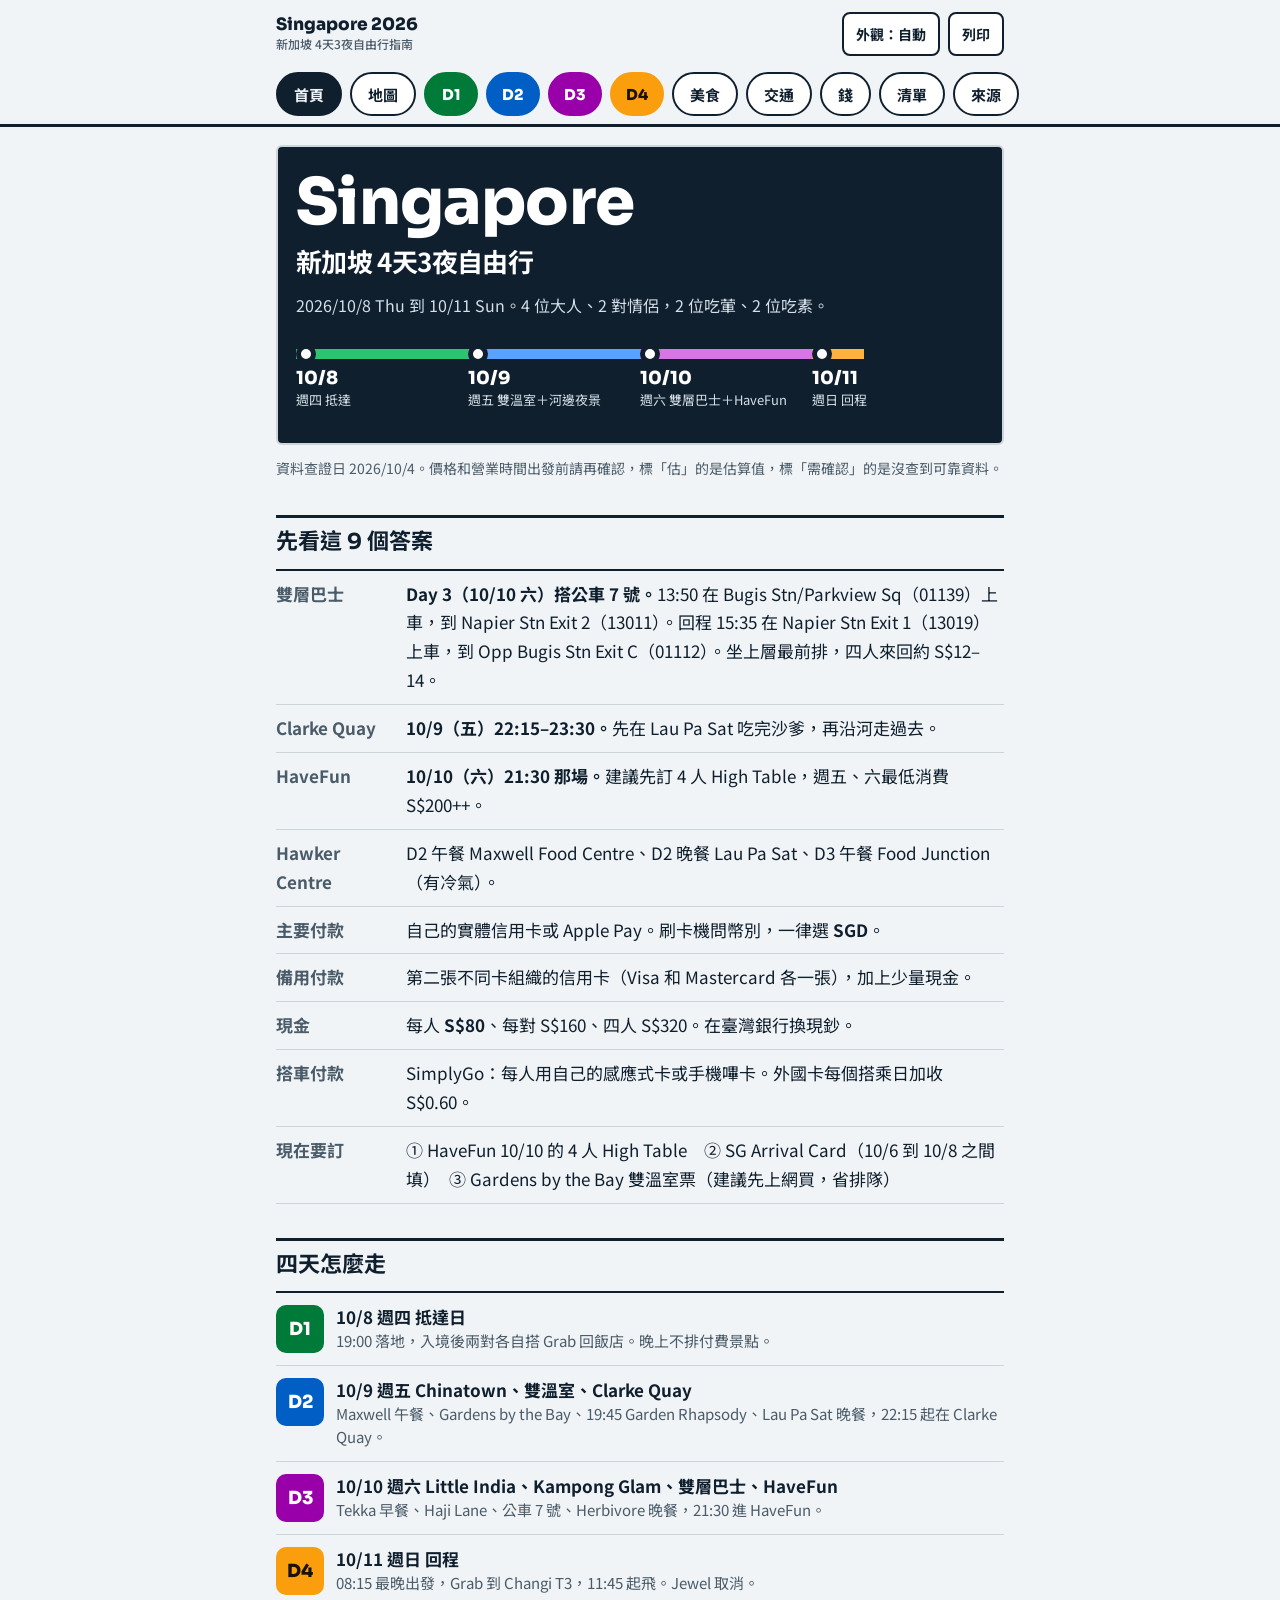
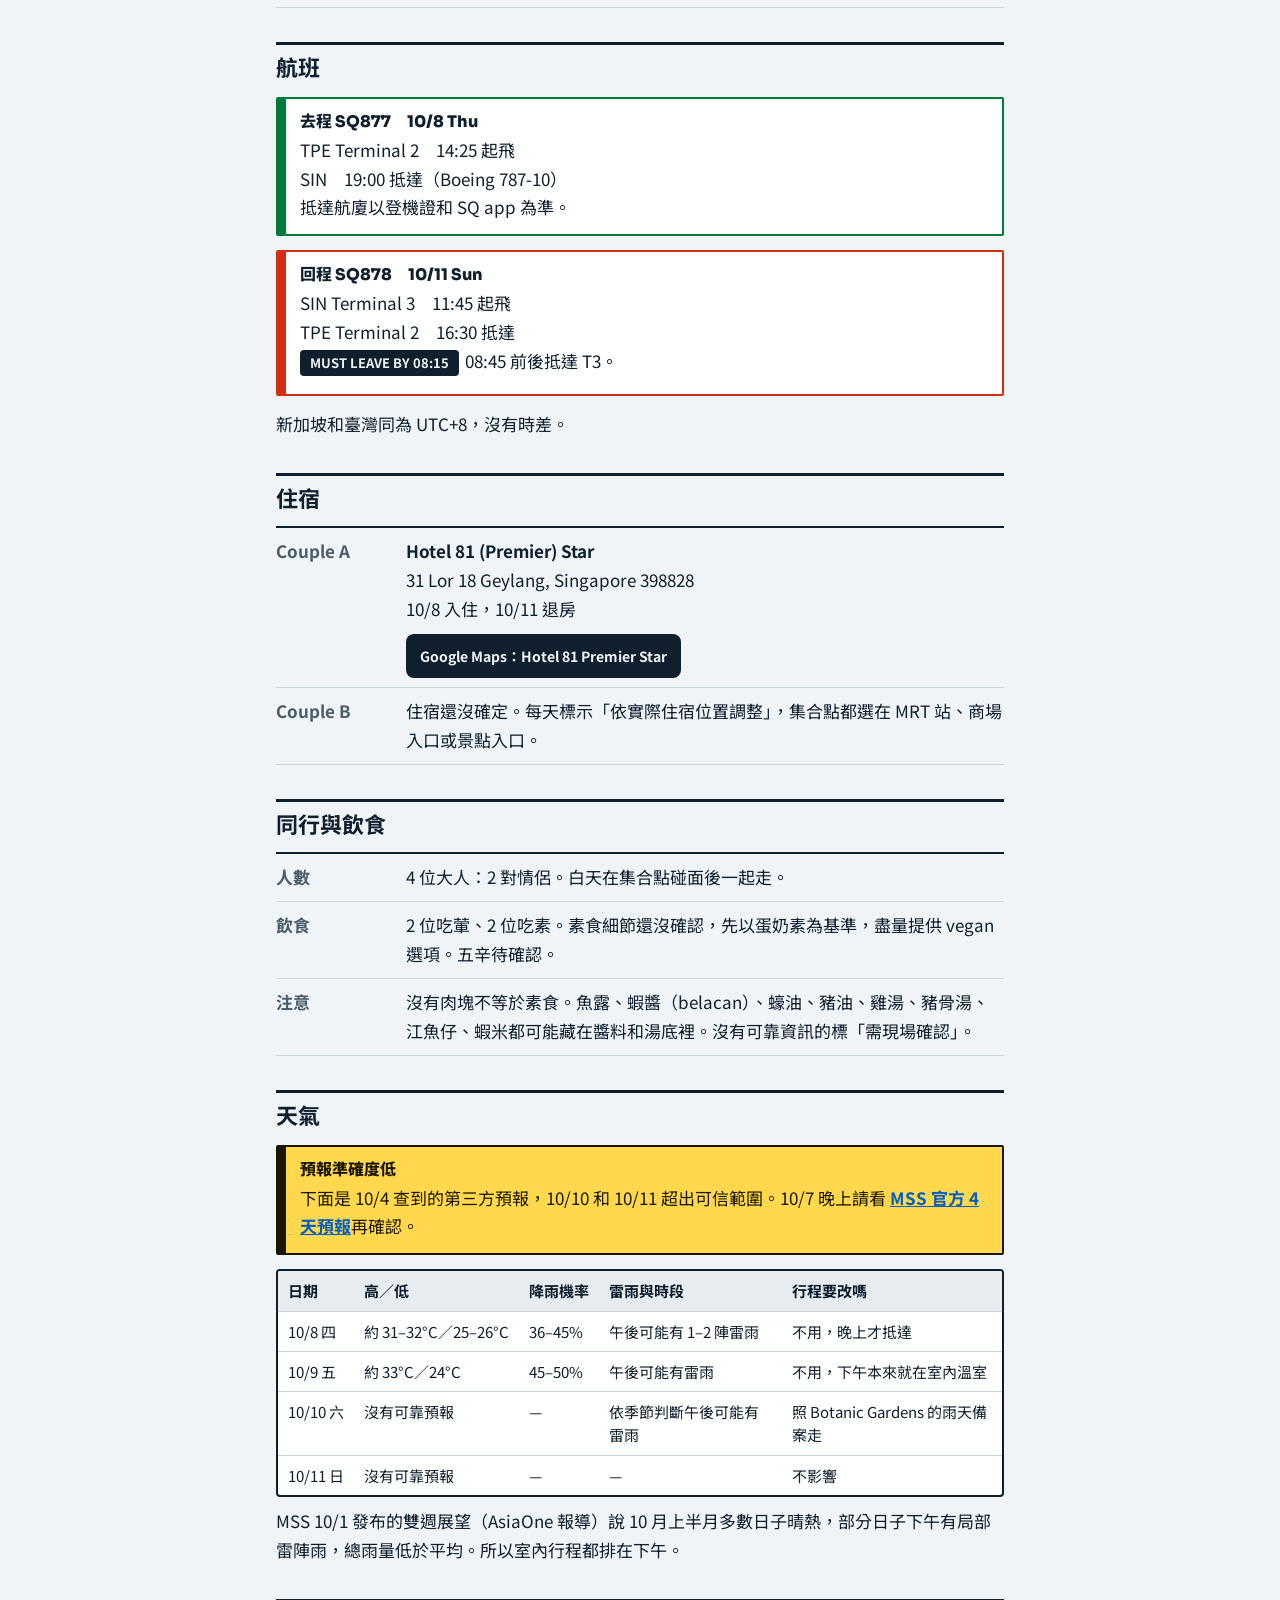
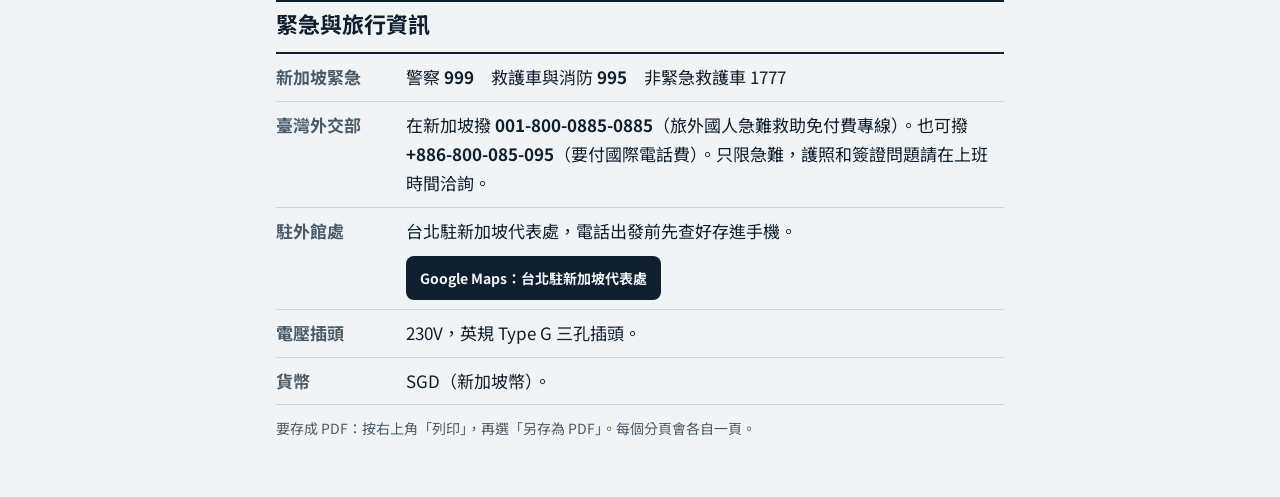
<file: singapore-guide.html>
<!DOCTYPE html>
<html lang="zh-Hant" data-theme="auto">
<head>
<meta charset="utf-8">
<meta name="viewport" content="width=device-width, initial-scale=1, viewport-fit=cover">
<title>新加坡 4天3夜自由行指南 2026/10/8–10/11</title>
<meta name="theme-color" content="#0F1F2E">
<link rel="preconnect" href="https://fonts.googleapis.com">
<link rel="preconnect" href="https://fonts.gstatic.com" crossorigin>
<link href="https://fonts.googleapis.com/css2?family=Noto+Sans+TC:wght@400;500;700;900&amp;family=Sora:wght@500;700;800&amp;display=swap" rel="stylesheet">
<style>
/* ---------- tokens: 以新加坡 MRT 路線色當每天的識別色 ---------- */
:root{
  --paper:#F1F4F6; --surface:#FFFFFF; --soft:#E6ECF0; --ink:#0F1F2E; --muted:#4A5B69; --line:#CBD5DC;
  --ew:#007A38; --dt:#005EC4; --ne:#9900AA; --cc:#FA9E0D;
  --ew-r:#007A38; --dt-r:#005EC4; --ne-r:#9900AA; --cc-r:#E58A00;
  --red:#D42E12; --red-t:#B3250D;
  --sign:#FFD84D; --sign-ink:#1B1600;
  --veg-bg:#DDF3E4; --veg-ink:#0B5D2A;
  --rain-bg:#DCEBFA; --rain-ink:#0B3F85;
  --focus:#005EC4;
  box-sizing:border-box;
  padding-top:env(safe-area-inset-top,0px);
  padding-bottom:env(safe-area-inset-bottom,0px);
}
@media (prefers-color-scheme:dark){
  :root:not([data-theme="light"]){
    --paper:#0B1620; --surface:#13222E; --soft:#1B2D3A; --ink:#EAF0F4; --muted:#A5B5C1; --line:#2B3E4C;
    --ew-r:#2BC46F; --dt-r:#5AA2FF; --ne-r:#D675E6; --cc-r:#FFB23E;
    --red-t:#FF8A73; --veg-bg:#133B24; --veg-ink:#8FE0AE; --rain-bg:#12304F; --rain-ink:#9CC8FF; --focus:#8FC0FF;
  }
}
:root[data-theme="dark"]{
  --paper:#0B1620; --surface:#13222E; --soft:#1B2D3A; --ink:#EAF0F4; --muted:#A5B5C1; --line:#2B3E4C;
  --ew-r:#2BC46F; --dt-r:#5AA2FF; --ne-r:#D675E6; --cc-r:#FFB23E;
  --red-t:#FF8A73; --veg-bg:#133B24; --veg-ink:#8FE0AE; --rain-bg:#12304F; --rain-ink:#9CC8FF; --focus:#8FC0FF;
}
.L1{--lnc:var(--ew);--lnr:var(--ew-r);--lni:#fff}
.L2{--lnc:var(--dt);--lnr:var(--dt-r);--lni:#fff}
.L3{--lnc:var(--ne);--lnr:var(--ne-r);--lni:#fff}
.L4{--lnc:var(--cc);--lnr:var(--cc-r);--lni:#1B1100}

/* ---------- base ---------- */
*,*::before,*::after{box-sizing:inherit}
html{background:var(--paper);-webkit-text-size-adjust:100%;scroll-padding-top:calc(env(safe-area-inset-top,0px) + 70px)}
body{margin:0;background:var(--paper);color:var(--ink);
  font:400 17px/1.7 "Noto Sans TC",system-ui,-apple-system,"PingFang TC","Microsoft JhengHei",sans-serif}
a{color:inherit}
a:focus-visible,button:focus-visible,input:focus-visible,summary:focus-visible{outline:3px solid var(--focus);outline-offset:2px}
h1,h2,h3,h4{font-family:Sora,"Noto Sans TC",system-ui,sans-serif;margin:0;line-height:1.3}
p{margin:0 0 10px}
small{font-size:13px;color:var(--muted)}
b,strong{font-weight:700}
.wrap{max-width:760px;margin:0 auto;padding:0 16px}

/* ---------- top bar & nav ---------- */
.top{display:flex;align-items:center;justify-content:space-between;gap:12px;padding:12px 16px 8px;max-width:760px;margin:0 auto}
.brand{font:800 17px/1.2 Sora,"Noto Sans TC",sans-serif}
.brand small{display:block;font:500 12px/1.4 "Noto Sans TC",sans-serif;color:var(--muted)}
.tools{display:flex;gap:8px}
.tools button{min-height:44px;min-width:44px;padding:0 12px;border:2px solid var(--ink);border-radius:8px;background:var(--surface);color:var(--ink);font:700 14px/1 "Noto Sans TC",sans-serif;cursor:pointer}
.nav{position:sticky;top:env(safe-area-inset-top,0px);z-index:20;background:var(--paper);border-bottom:3px solid var(--ink)}
.nav .row{display:flex;gap:8px;overflow-x:auto;padding:8px 16px;max-width:760px;margin:0 auto;scrollbar-width:none}
.nav .row::-webkit-scrollbar{display:none}
.nav a{flex:none;display:inline-flex;align-items:center;justify-content:center;min-height:44px;padding:0 16px;border:2px solid var(--ink);border-radius:999px;background:var(--surface);color:var(--ink);font:700 15px/1 "Noto Sans TC",sans-serif;text-decoration:none}
.nav a[aria-current="page"]{background:var(--ink);color:var(--paper)}
.nav a.dy{min-width:54px;padding:0 12px;border-color:var(--lnc);background:var(--lnc);color:var(--lni);font-family:Sora,sans-serif;font-weight:800}
.nav a.dy[aria-current="page"]{background:var(--lnc);color:var(--lni);outline:3px solid var(--ink);outline-offset:2px}
main{max-width:760px;margin:0 auto;padding:18px 16px 56px}
.js .panel{display:none}
.js .panel.on{display:block}

/* ---------- hero: 站名牌 + 四站路線 ---------- */
.hero{background:#0F1F2E;color:#fff;border-radius:6px;padding:22px 18px 20px;border:2px solid var(--line)}
.hero h1{font:800 clamp(40px,12vw,64px)/1.05 Sora,sans-serif;letter-spacing:-.01em}
.hero h1 span{display:block;margin-top:8px;font:700 clamp(20px,5.6vw,26px)/1.3 "Noto Sans TC",sans-serif}
.hero .lead{margin:14px 0 22px;font-size:16px;color:#D5DFE7}
.strip{list-style:none;margin:0;padding:0;display:flex}
.strip li{flex:1;position:relative;padding-top:26px}
.strip li::before{content:"";position:absolute;left:0;right:0;top:8px;height:10px}
.strip li:nth-child(1)::before{background:#2BC46F}
.strip li:nth-child(2)::before{background:#5AA2FF}
.strip li:nth-child(3)::before{background:#D675E6}
.strip li:nth-child(4)::before{background:#FFB23E;right:70%}
.strip li::after{content:"";position:absolute;left:0;top:3px;width:20px;height:20px;border-radius:50%;background:#fff;border:5px solid #0F1F2E;box-shadow:0 0 0 3px #fff inset}
.strip a{display:block;min-height:56px;color:#fff;text-decoration:none;padding-right:6px}
.strip b{display:block;font:800 18px/1.3 Sora,sans-serif}
.strip span{display:block;font-size:13px;line-height:1.4;color:#D5DFE7}
.stamp{margin:12px 0 0;font-size:14px;color:var(--muted)}

/* ---------- headings & signage ---------- */
.panel h2.sec{margin:34px 0 12px;padding-top:10px;border-top:3px solid var(--ink);font-size:22px}
.panel h2.sec:first-child{margin-top:0}
.sign{margin:14px 0;padding:12px 14px;border:2px solid var(--ink);border-left-width:10px;border-radius:2px;background:var(--surface)}
.sign .t{display:block;font:800 16px/1.4 Sora,"Noto Sans TC",sans-serif;margin-bottom:2px}
.sign p:last-child{margin-bottom:0}
.sign.warn{background:var(--sign);color:var(--sign-ink);border-color:var(--sign-ink)}
.sign.red{border-color:var(--red)}
.sign.blue{border-color:var(--dt-r)}
.sign.green{border-color:var(--ew-r)}

/* ---------- day header ---------- */
.dayhead{display:flex;align-items:center;gap:14px;margin-bottom:14px}
.dayhead .badge{flex:none;display:grid;place-items:center;width:62px;height:62px;border-radius:12px;background:var(--lnc);color:var(--lni);font:800 24px/1 Sora,sans-serif}
.dayhead .date{margin:0;font:700 15px/1.3 "Noto Sans TC",sans-serif;color:var(--muted)}
.dayhead h2{font-size:24px}
.facts{display:grid;grid-template-columns:repeat(3,1fr);border-top:3px solid var(--lnr);border-bottom:3px solid var(--lnr);margin:0 0 18px}
.facts div{padding:10px 8px;border-left:1px solid var(--line)}
.facts div:first-child{border-left:0;padding-left:0}
.facts b{display:block;font:800 18px/1.3 Sora,"Noto Sans TC",sans-serif}
.facts span{display:block;font-size:13px;line-height:1.4;color:var(--muted)}

/* ---------- timeline: 每個停靠點像一個車站 ---------- */
.stop{position:relative;padding:0 0 26px 38px}
.stop::before{content:"";position:absolute;left:11px;top:10px;bottom:-10px;width:8px;border-radius:4px;background:var(--lnr)}
.stop:last-of-type::before{bottom:auto;height:20px}
.stop::after{content:"";position:absolute;left:3px;top:3px;width:24px;height:24px;border-radius:50%;background:var(--surface);border:5px solid var(--ink)}
.stop.key::after{background:var(--ink);box-shadow:0 0 0 4px var(--surface) inset}
.time{margin:0 0 2px;font:800 20px/1.3 Sora,"Noto Sans TC",sans-serif;letter-spacing:.01em}
.stop h3{font-size:19px;margin:0 0 4px}
.what{margin:2px 0 4px}
.meta{margin:6px 0 4px;padding:0;list-style:none;font-size:15px;line-height:1.6}
.meta li{display:grid;grid-template-columns:3.7em 1fr;gap:6px;padding:3px 0}
.meta b{color:var(--muted);font-weight:700}
.tags{margin:8px 0 0}
.tag{display:inline-block;margin:0 6px 6px 0;padding:2px 10px;border-radius:4px;font:700 13px/1.7 "Noto Sans TC",sans-serif}
.t-res{background:var(--red);color:#fff}
.t-cash{background:var(--sign);color:var(--sign-ink)}
.t-veg{background:var(--veg-bg);color:var(--veg-ink);box-shadow:inset 0 0 0 1.5px currentColor}
.t-rain{background:var(--rain-bg);color:var(--rain-ink)}
.t-must{background:var(--ink);color:var(--paper)}
.t-booked{background:#007A38;color:#fff}
.t-booked[hidden]{display:none}
.maps{display:flex;flex-wrap:wrap;gap:8px;margin:10px 0 0}
.maps a{display:inline-flex;align-items:center;min-height:44px;padding:0 14px;border-radius:8px;background:var(--ink);color:var(--paper);font:700 14px/1.3 "Noto Sans TC",sans-serif;text-decoration:none}
details{margin:8px 0}
summary{min-height:44px;display:flex;align-items:center;cursor:pointer;font-weight:700;color:var(--muted)}

/* ---------- 餐點區塊 ---------- */
.meal{margin:10px 0;padding:10px 12px;background:var(--soft);border-radius:6px}
.meal h4{font-size:16px;margin:0 0 6px}
.meal .r{display:grid;grid-template-columns:3.4em 1fr;gap:8px;padding:6px 0;border-top:1px solid var(--line);font-size:15px;line-height:1.55}
.meal .r:first-of-type{border-top:0}
.k{align-self:start;text-align:center;border-radius:4px;font:700 12px/1.9 "Noto Sans TC",sans-serif}
.k.n{background:var(--ink);color:var(--paper)}
.k.v{background:var(--veg-ink);color:var(--veg-bg)}
.k.g{background:var(--veg-bg);color:var(--veg-ink);box-shadow:inset 0 0 0 1.5px currentColor}
.k.b{background:var(--line);color:var(--ink)}
.meal .info{margin:6px 0 0;padding-top:6px;border-top:1px solid var(--line);font-size:14px;line-height:1.6;color:var(--muted)}

/* ---------- tables, cards, lists ---------- */
.scroll{overflow-x:auto;margin:10px 0;border:2px solid var(--ink);border-radius:4px;background:var(--surface);-webkit-overflow-scrolling:touch}
table{border-collapse:collapse;width:100%;min-width:540px;font-size:15px;line-height:1.55}
th,td{padding:8px 10px;border-bottom:1px solid var(--line);text-align:left;vertical-align:top}
tr:last-child td{border-bottom:0}
th{background:var(--soft);font-weight:700;white-space:nowrap}
td a,.lnk{color:var(--dt-r);font-weight:700}
.num{white-space:nowrap}
.dl{margin:0}
.dl .row{display:grid;grid-template-columns:7.2em 1fr;gap:8px;padding:9px 0;border-bottom:1px solid var(--line)}
.dl .row:first-child{border-top:2px solid var(--ink)}
.dl dt{font-weight:700;color:var(--muted)}
.dl dd{margin:0}
.daylist a{display:flex;gap:12px;align-items:flex-start;padding:12px 0;border-bottom:1px solid var(--line);text-decoration:none;min-height:56px}
.daylist a:first-child{border-top:2px solid var(--ink)}
.daylist .badge{flex:none;display:grid;place-items:center;width:48px;height:48px;border-radius:10px;background:var(--lnc);color:var(--lni);font:800 18px/1 Sora,sans-serif}
.daylist b{display:block;line-height:1.4}
.daylist span.t2{display:block;font-size:15px;line-height:1.55;color:var(--muted)}
.vc{margin:12px 0;padding:12px 14px;border:2px solid var(--ink);border-radius:6px;background:var(--surface)}
.vc h4{font-size:17px;margin:0 0 4px}
.vc p{margin:0 0 6px;font-size:15px;line-height:1.6}
.vc .k2{font-size:14px;color:var(--muted);line-height:1.6}
.cc{margin:14px 0;border:2px solid var(--ink);border-radius:6px;background:var(--surface)}
.cc summary{list-style:none;display:block;position:relative;min-height:60px;padding:10px 46px 10px 14px;background:var(--ink);color:var(--paper);border-radius:3px;cursor:pointer}
.cc summary::-webkit-details-marker{display:none}
.cc summary::after{content:"+";position:absolute;right:16px;top:50%;transform:translateY(-50%);font:800 26px/1 Sora,sans-serif}
.cc[open] summary{border-radius:3px 3px 0 0}
.cc[open] summary::after{content:"−"}
.cc .cn{display:block;font:800 17px/1.4 Sora,"Noto Sans TC",sans-serif}
.cc .cs{display:block;font-size:14px;line-height:1.4;opacity:.85}
.cc .calc{margin:0 14px 12px}
details.grab{margin:12px 0;border:2px solid var(--ink);border-radius:6px;background:var(--surface)}
details.grab summary{padding:10px 14px;min-height:52px;color:var(--ink);font-weight:800}
details.grab .gb{padding:0 14px 12px;font-size:15.5px}
.gb .steps,.steps{margin:6px 0 10px;padding-left:22px}
.gb .steps li,.steps li{margin:0 0 8px}
.cc dl{margin:0;padding:4px 14px 8px;font-size:15px}
.cc .row{display:grid;grid-template-columns:7em 1fr;gap:8px;padding:6px 0;border-bottom:1px solid var(--line)}
.cc .row:last-child{border-bottom:0}
.cc dt{font-weight:700;color:var(--muted)}
.cc dd{margin:0}
.calc{margin:12px 0;padding:12px 14px;background:var(--soft);border-radius:6px;font-size:15px}
.calc p{margin:0 0 6px}
.calc .big{font:800 20px/1.4 Sora,"Noto Sans TC",sans-serif}
.phrase{display:block;width:100%;margin:8px 0;padding:12px 14px;min-height:60px;text-align:left;background:var(--surface);color:var(--ink);border:2px solid var(--ink);border-radius:6px;font:inherit;cursor:pointer}
.phrase b{display:block;font-size:17px;line-height:1.45}
.phrase span{display:block;font-size:15px;line-height:1.5;color:var(--muted)}
.show{position:fixed;inset:0;z-index:50;display:flex;flex-direction:column;justify-content:center;gap:18px;padding:calc(24px + env(safe-area-inset-top,0px)) 22px calc(24px + env(safe-area-inset-bottom,0px));background:var(--ink);color:var(--paper);cursor:pointer}
.show[hidden]{display:none}
.show .en{font:800 clamp(28px,8.4vw,46px)/1.3 Sora,"Noto Sans TC",sans-serif}
.show .zh{font:700 clamp(24px,7vw,36px)/1.4 "Noto Sans TC",sans-serif}
.show .ms,.show .ta{font:500 clamp(18px,5vw,24px)/1.5 "Noto Sans TC",sans-serif;opacity:.85}
.show small{color:inherit;opacity:.7}
.chk{display:flex;gap:12px;align-items:flex-start;min-height:52px;padding:10px 0;border-bottom:1px solid var(--line);cursor:pointer}
.chk input{flex:none;width:26px;height:26px;margin:2px 0 0;accent-color:var(--ink)}
.chk input:checked + span{color:var(--muted);text-decoration:line-through}
.chk small{display:block}
.group{margin:0 0 6px;padding-top:8px;border-top:2px solid var(--ink)}
.group:first-of-type{border-top:0}
.pager{display:flex;gap:10px;margin:30px 0 0}
.pager a{flex:1;display:flex;align-items:center;justify-content:center;min-height:56px;padding:0 10px;border:2px solid var(--ink);border-radius:8px;background:var(--surface);font-weight:700;text-align:center;text-decoration:none}
.src li{margin:0 0 10px;font-size:15px;line-height:1.6;word-break:break-word}
.src ul{margin:0;padding-left:20px}
.foot{margin-top:40px;padding-top:12px;border-top:3px solid var(--ink);font-size:14px;color:var(--muted)}

/* ---------- print: 每個分頁各自成頁，存成 PDF ---------- */
@media print{
  html:root[data-theme]{--paper:#fff;--surface:#fff;--soft:#EEF1F3;--ink:#000;--muted:#333;--line:#BBB;
    --ew-r:#007A38;--dt-r:#005EC4;--ne-r:#9900AA;--cc-r:#E58A00;--red-t:#B3250D;--veg-bg:#DDF3E4;--veg-ink:#0B5D2A;--rain-bg:#DCEBFA;--rain-ink:#0B3F85}
  :root{padding:0}
  html,body{background:#fff !important;color:#000 !important;font-size:12.5px}
  .top .tools,.nav,.pager{display:none !important}
  .js .panel{display:block !important}
  .panel{break-before:page}
  #home{break-before:auto}
  .stop,.meal,.sign,.cc,.vc,.facts{break-inside:avoid}
  .hero{background:#fff;color:#000;border:2px solid #000}
  .hero .lead,.strip a,.strip span{color:#000}
  .strip li::after{background:#000;border-color:#fff}
  .maps a{background:#fff;color:#000;border:1px solid #000;min-height:0;padding:2px 8px}
  .phrase{break-inside:avoid}
  .scroll{overflow:visible}
  table{min-width:0}
  details > *{display:block}
  details{display:block}
  details:not(.cc) summary{display:none}
}
/* ================= Interactive itinerary map ================= */
#map{margin:-18px -16px -56px}
body.map-on main{max-width:1120px}
body.map-on .top{display:none}
.mapui{display:flex;flex-direction:column;height:var(--mh,calc(100vh - 130px));min-height:540px;background:var(--paper)}
.mtabs{flex:none;display:flex;gap:8px;overflow-x:auto;padding:8px 12px 8px;scrollbar-width:none;border-bottom:1px solid var(--line)}
.mtabs::-webkit-scrollbar{display:none}
.mtabs button{flex:none;min-height:44px;min-width:56px;padding:0 16px;border:2px solid var(--ink);border-radius:999px;background:var(--surface);color:var(--ink);font:700 15px/1 "Noto Sans TC",system-ui,sans-serif;cursor:pointer}
.mtabs button.dy{border-color:var(--lnc);background:transparent;color:var(--ink)}
.mtabs button[aria-pressed="true"]{background:var(--ink);color:var(--paper);border-color:var(--ink)}
.mtabs button.dy[aria-pressed="true"]{background:var(--lnc);color:var(--lni);border-color:var(--lnc)}
.mwrap{flex:1 1 auto;min-height:240px;position:relative}
.mapc{position:absolute;inset:0;overflow:hidden;background:var(--soft);touch-action:none;user-select:none;-webkit-user-select:none;cursor:grab;outline-offset:-3px}
.mapc.drag{cursor:grabbing}
.m-tiles{position:absolute;inset:0;overflow:hidden;pointer-events:none}
.m-tiles .tile{position:absolute;left:0;top:0;max-width:none;display:block;image-rendering:auto;opacity:0;transition:opacity .25s}
.m-tiles .tile.ok{opacity:1}
.m-svg{position:absolute;inset:0;pointer-events:none}
.m-marks{position:absolute;inset:0;pointer-events:none}
.mk{position:absolute;left:0;top:0;width:44px;height:44px;margin:-22px 0 0 -22px;padding:0;border:0;background:none;cursor:pointer;pointer-events:auto;display:grid;place-items:center;z-index:1}
.mk .dot{position:relative;display:grid;place-items:center;min-width:34px;height:34px;padding:0 5px;border-radius:17px;background:var(--mc,#005EC4);color:#fff;font:800 15px/1 Sora,system-ui,sans-serif;border:3px solid #fff;box-shadow:0 1px 4px rgba(0,0,0,.45);white-space:nowrap}
.mk.sq .dot{border-radius:9px}
.mk.small .dot{min-width:20px;height:20px;border-width:2px;font-size:11px;padding:0}
.mk .bd{position:absolute;top:-8px;right:-8px;min-width:18px;height:18px;border-radius:9px;display:grid;place-items:center;font:800 11px/1 "Noto Sans TC",system-ui,sans-serif;border:2px solid #fff;color:#fff}
.mk .bd.veg{background:#15803D}
.mk .bd.must{background:#F5B301;color:#1B1100}
.mk .bd.ap{background:#0F172A;font-size:12px}
.mk.must .dot{box-shadow:0 0 0 3px #F5B301,0 1px 5px rgba(0,0,0,.5)}
.mk.sel{z-index:5}
.mk.sel .dot{transform:scale(1.28);box-shadow:0 0 0 4px rgba(255,255,255,.95),0 0 0 7px var(--mc,#005EC4),0 2px 8px rgba(0,0,0,.5)}
.mk .lab{position:absolute;left:100%;top:50%;transform:translateY(-50%);margin-left:2px;padding:1px 6px;border-radius:4px;background:rgba(255,255,255,.92);color:#0F1F2E;font:700 12px/1.4 "Noto Sans TC",system-ui,sans-serif;white-space:nowrap;box-shadow:0 1px 2px rgba(0,0,0,.25);pointer-events:none}
.mk:focus-visible .dot{outline:3px solid var(--focus);outline-offset:2px}
.me{position:absolute;left:0;top:0;width:18px;height:18px;margin:-9px 0 0 -9px;border-radius:50%;background:#2563EB;border:3px solid #fff;box-shadow:0 0 0 6px rgba(37,99,235,.25);pointer-events:none;z-index:4}
.m-pop{position:absolute;left:0;top:0;z-index:10;width:min(310px,calc(100% - 20px));max-height:calc(100% - 16px);overflow-y:auto;padding:12px 14px 12px;background:var(--surface);color:var(--ink);border-radius:12px;box-shadow:0 4px 18px rgba(0,0,0,.35);font-size:14px;line-height:1.5;touch-action:pan-y;cursor:default;user-select:text;-webkit-user-select:text}
.m-pop .px{position:absolute;right:2px;top:2px;width:44px;height:44px;border:0;background:none;color:var(--muted);font:700 22px/1 system-ui;cursor:pointer}
.m-pop h4{margin:0 34px 2px 0;font:700 17px/1.35 "Noto Sans TC",system-ui,sans-serif}
.m-pop .pt{margin:0;font:700 13px var(--f,Sora,system-ui);color:var(--muted)}
.m-pop dl{margin:6px 0 0}
.m-pop dl div{display:grid;grid-template-columns:3.6em 1fr;gap:6px;padding:2px 0}
.m-pop dt{color:var(--muted);font-weight:700}
.m-pop dd{margin:0}
.m-pop .pb{display:flex;gap:8px;margin:8px 0 4px}
.m-pop .pb a{flex:1;display:flex;align-items:center;justify-content:center;min-height:44px;border-radius:8px;background:var(--ink);color:var(--paper);font:700 14px/1.2 "Noto Sans TC",system-ui,sans-serif;text-decoration:none;text-align:center}
.m-pop .pb a.alt{background:transparent;color:var(--ink);box-shadow:inset 0 0 0 2px var(--ink)}
.m-pop .same{margin:8px 0 0;font-size:13px;color:var(--muted)}
.m-pop .same button{min-height:36px;margin-right:6px;padding:0 10px;border:1.5px solid var(--ink);border-radius:999px;background:none;color:var(--ink);font:700 13px system-ui;cursor:pointer}
.m-pop .nv{display:flex;gap:6px;margin-top:6px}
.m-pop .nv span{padding:1px 8px;border-radius:4px;background:var(--soft);font-size:12.5px;font-weight:700}
.m-pop .nv .v{background:var(--veg-bg);color:var(--veg-ink)}
.m-pop .nv .m{background:var(--sign);color:var(--sign-ink)}
.m-ctl{position:absolute;left:10px;top:10px;display:flex;flex-direction:column;gap:8px;z-index:6;align-items:flex-start}
.m-ctl button,.m-zoom button{min-height:44px;padding:0 14px;border:0;border-radius:22px;background:var(--surface);color:var(--ink);font:700 14px/1 "Noto Sans TC",system-ui,sans-serif;box-shadow:0 1px 5px rgba(0,0,0,.35);cursor:pointer}
.m-zoom{position:absolute;right:10px;top:10px;display:flex;flex-direction:column;gap:6px;z-index:6}
.m-zoom button{width:44px;padding:0;font-size:22px;border-radius:12px}
.m-note{position:absolute;left:10px;bottom:30px;z-index:6;max-width:calc(100% - 80px);padding:4px 8px;border-radius:8px;background:var(--sign);color:var(--sign-ink);font-size:12px;line-height:1.4}
.m-note button{margin-left:6px;min-height:30px;border:0;background:none;color:inherit;text-decoration:underline;font:700 13px system-ui;cursor:pointer}
.m-attr{position:absolute;right:0;bottom:0;z-index:6;padding:1px 6px;background:rgba(255,255,255,.8);color:#333;font:11px/1.5 system-ui}
.m-scale{position:absolute;left:10px;bottom:8px;z-index:6;font:700 11px/1 Sora,system-ui;color:var(--ink)}
.m-scale i{display:block;height:5px;border:2px solid var(--ink);border-top:0;margin-bottom:2px}
.m-toast{position:absolute;left:50%;bottom:48px;transform:translateX(-50%);z-index:12;max-width:calc(100% - 24px);padding:8px 14px;border-radius:18px;background:var(--ink);color:var(--paper);font:600 13.5px/1.45 "Noto Sans TC",system-ui,sans-serif;text-align:center}
.m-legend{position:absolute;left:10px;top:118px;z-index:7;padding:10px 12px;background:var(--surface);color:var(--ink);border-radius:10px;box-shadow:0 2px 10px rgba(0,0,0,.35);font-size:13.5px;line-height:1.9}
.m-legend div{display:flex;align-items:center;gap:8px}
.m-legend i{display:inline-block;width:18px;height:18px;border-radius:9px;border:2px solid #fff;box-shadow:0 0 0 1px rgba(0,0,0,.3)}
.m-legend i.sq{border-radius:5px}

/* bottom itinerary panel */
.mpanel{flex:none;background:var(--paper);border-top:1px solid var(--line);display:flex;flex-direction:column;min-height:0}
.mhead{display:flex;align-items:center;justify-content:space-between;gap:10px;padding:4px 12px 0}
.mhead b{font:700 15px/1.3 "Noto Sans TC",system-ui,sans-serif}
.mhead small{display:block;font-size:12.5px;color:var(--muted)}
.mhead a{flex:none;display:inline-flex;align-items:center;min-height:44px;padding:0 12px;border-radius:8px;background:var(--ink);color:var(--paper);font:700 13px/1.2 "Noto Sans TC",system-ui,sans-serif;text-decoration:none}
.mcards{display:flex;gap:10px;overflow-x:auto;scroll-snap-type:x proximity;padding:4px 12px 10px;-webkit-overflow-scrolling:touch;scrollbar-width:none}
.mcards::-webkit-scrollbar{display:none}
.card{flex:none;width:min(268px,78vw);scroll-snap-align:start;padding:8px 12px 9px;border-radius:12px;background:var(--surface);cursor:pointer;box-shadow:inset 0 0 0 1.5px var(--line)}
.card[aria-current="true"]{box-shadow:inset 0 0 0 3px var(--ink)}
.card:focus-visible{outline:3px solid var(--focus);outline-offset:2px}
.c-top{display:flex;align-items:center;gap:8px}
.c-n{display:grid;place-items:center;min-width:28px;height:28px;padding:0 6px;border-radius:14px;background:var(--mc,#005EC4);color:#fff;font:800 14px/1 Sora,system-ui,sans-serif}
.c-t{font:700 15px/1.2 Sora,system-ui,sans-serif}
.c-tags{margin-left:auto;display:flex;gap:4px}
.c-tags span{padding:0 7px;border-radius:9px;font:700 11.5px/1.7 "Noto Sans TC",system-ui,sans-serif;color:#fff;background:#15803D}
.c-tags span.m{background:#F5B301;color:#1B1100}
.c-tags span.u{background:var(--soft);color:var(--muted)}
.card h3{margin:4px 0 0;font:700 16px/1.3 "Noto Sans TC",system-ui,sans-serif}
.c-act{margin:1px 0 5px;font-size:13px;line-height:1.45;color:var(--muted);display:-webkit-box;-webkit-line-clamp:2;-webkit-box-orient:vertical;overflow:hidden}
.c-next{padding-top:5px;border-top:1px solid var(--line);font-size:12.5px;line-height:1.45;display:-webkit-box;-webkit-line-clamp:2;-webkit-box-orient:vertical;overflow:hidden}
.c-next b{color:var(--muted);margin-right:6px}
.card.day .c-n{background:var(--lnc);color:var(--lni)}
.card.day p{margin:4px 0 0;font-size:13.5px;color:var(--muted)}

@media (min-width:900px){
  #map{margin:-18px 0 -56px}
  .mapui{display:grid;grid-template-columns:minmax(0,1fr) 390px;grid-template-rows:auto minmax(0,1fr);height:var(--mh,calc(100vh - 140px));min-height:600px}
  .mtabs{grid-column:1/3}
  .mwrap{grid-column:1;grid-row:2;min-height:0}
  .mpanel{grid-column:2;grid-row:2;border-top:0;border-left:1px solid var(--line);overflow:hidden}
  .mcards{flex-direction:column;overflow-y:auto;overflow-x:hidden;scroll-snap-type:none;padding:8px 12px 16px}
  .card{width:auto}
  .mhead{padding-top:12px}
}
@media (max-width:420px){ .m-legend{top:112px} }
@media print{ .js #map.panel{display:none !important} }

.mk.tiny .dot{min-width:26px;height:26px;border-width:2px;font-size:12px;padding:0 3px;border-radius:13px}
.mk.tiny.sq .dot{border-radius:7px}
.mk.tiny .bd{top:-9px;right:-9px;min-width:16px;height:16px;font-size:10px}

.mapjump{display:inline-flex;align-items:center;min-height:44px;margin:0 0 16px;padding:0 16px;border:2px solid var(--lnc);border-radius:999px;font:700 14px/1 "Noto Sans TC",system-ui,sans-serif;text-decoration:none;color:var(--ink);background:var(--surface)}
@media print{.mapjump{display:none}}
</style>
</head>
<body>
<header class="top">
  <div class="brand">Singapore 2026<small>新加坡 4天3夜自由行指南</small></div>
  <div class="tools">
    <button type="button" id="themeBtn" aria-label="切換外觀">外觀：自動</button>
    <button type="button" id="printBtn" aria-label="列印或存成 PDF">列印</button>
  </div>
</header>

<nav class="nav" aria-label="分頁">
  <div class="row">
    <a href="#home">首頁</a>
    <a href="#map">地圖</a>
    <a href="#d1" class="dy L1">D1</a>
    <a href="#d2" class="dy L2">D2</a>
    <a href="#d3" class="dy L3">D3</a>
    <a href="#d4" class="dy L4">D4</a>
    <a href="#food">美食</a>
    <a href="#move">交通</a>
    <a href="#money">錢</a>
    <a href="#todo">清單</a>
    <a href="#src">來源</a>
  </div>
</nav>

<main>

<!-- ===================== HOME ===================== -->
<section class="panel on" id="home">
  <div class="hero">
    <h1>Singapore<span>新加坡 4天3夜自由行</span></h1>
    <p class="lead">2026/10/8 Thu 到 10/11 Sun。4 位大人、2 對情侶，2 位吃葷、2 位吃素。</p>
    <ol class="strip" aria-label="四天路線">
      <li><a href="#d1"><b>10/8</b><span>週四 抵達</span></a></li>
      <li><a href="#d2"><b>10/9</b><span>週五 雙溫室＋河邊夜景</span></a></li>
      <li><a href="#d3"><b>10/10</b><span>週六 雙層巴士＋HaveFun</span></a></li>
      <li><a href="#d4"><b>10/11</b><span>週日 回程</span></a></li>
    </ol>
  </div>
  <p class="stamp">資料查證日 2026/10/4。價格和營業時間出發前請再確認，標「估」的是估算值，標「需確認」的是沒查到可靠資料。</p>

  <h2 class="sec">先看這 9 個答案</h2>
  <dl class="dl">
    <div class="row"><dt>雙層巴士</dt><dd><b>Day 3（10/10 六）搭公車 7 號。</b>13:50 在 Bugis Stn/Parkview Sq（01139）上車，到 Napier Stn Exit 2（13011）。回程 15:35 在 Napier Stn Exit 1（13019）上車，到 Opp Bugis Stn Exit C（01112）。坐上層最前排，四人來回約 S$12–14。</dd></div>
    <div class="row"><dt>Clarke Quay</dt><dd><b>10/9（五）22:15–23:30。</b>先在 Lau Pa Sat 吃完沙爹，再沿河走過去。</dd></div>
    <div class="row"><dt>HaveFun</dt><dd><b>10/10（六）21:30 那場。</b>建議先訂 4 人 High Table，週五、六最低消費 S$200++。</dd></div>
    <div class="row"><dt>Hawker Centre</dt><dd>D2 午餐 Maxwell Food Centre、D2 晚餐 Lau Pa Sat、D3 午餐 Food Junction（有冷氣）。</dd></div>
    <div class="row"><dt>主要付款</dt><dd>自己的實體信用卡或 Apple Pay。刷卡機問幣別，一律選 <b>SGD</b>。</dd></div>
    <div class="row"><dt>備用付款</dt><dd>第二張不同卡組織的信用卡（Visa 和 Mastercard 各一張），加上少量現金。</dd></div>
    <div class="row"><dt>現金</dt><dd>每人 <b>S$80</b>、每對 S$160、四人 S$320。在臺灣銀行換現鈔。</dd></div>
    <div class="row"><dt>搭車付款</dt><dd>SimplyGo：每人用自己的感應式卡或手機嗶卡。外國卡每個搭乘日加收 S$0.60。</dd></div>
    <div class="row"><dt>現在要訂</dt><dd>① HaveFun 10/10 的 4 人 High Table　② SG Arrival Card（10/6 到 10/8 之間填）　③ Gardens by the Bay 雙溫室票（建議先上網買，省排隊）</dd></div>
  </dl>

  <h2 class="sec">四天怎麼走</h2>
  <div class="daylist">
    <a href="#d1" class="L1"><span class="badge">D1</span><span><b>10/8 週四 抵達日</b><span class="t2">19:00 落地，入境後兩對各自搭 Grab 回飯店。晚上不排付費景點。</span></span></a>
    <a href="#d2" class="L2"><span class="badge">D2</span><span><b>10/9 週五 Chinatown、雙溫室、Clarke Quay</b><span class="t2">Maxwell 午餐、Gardens by the Bay、19:45 Garden Rhapsody、Lau Pa Sat 晚餐，22:15 起在 Clarke Quay。</span></span></a>
    <a href="#d3" class="L3"><span class="badge">D3</span><span><b>10/10 週六 Little India、Kampong Glam、雙層巴士、HaveFun</b><span class="t2">Tekka 早餐、Haji Lane、公車 7 號、Herbivore 晚餐，21:30 進 HaveFun。</span></span></a>
    <a href="#d4" class="L4"><span class="badge">D4</span><span><b>10/11 週日 回程</b><span class="t2">08:15 最晚出發，Grab 到 Changi T3，11:45 起飛。Jewel 取消。</span></span></a>
  </div>

  <h2 class="sec">航班</h2>
  <div class="sign green">
    <b class="t">去程 SQ877　10/8 Thu</b>
    <p>TPE Terminal 2　14:25 起飛<br>SIN　19:00 抵達（Boeing 787-10）<br>抵達航廈以登機證和 SQ app 為準。</p>
  </div>
  <div class="sign red">
    <b class="t">回程 SQ878　10/11 Sun</b>
    <p>SIN Terminal 3　11:45 起飛<br>TPE Terminal 2　16:30 抵達<br><span class="tag t-must">MUST LEAVE BY 08:15</span>08:45 前後抵達 T3。</p>
  </div>
  <p>新加坡和臺灣同為 UTC+8，沒有時差。</p>

  <h2 class="sec">住宿</h2>
  <dl class="dl">
    <div class="row"><dt>Couple A</dt><dd><b>Hotel 81 (Premier) Star</b><br>31 Lor 18 Geylang, Singapore 398828<br>10/8 入住，10/11 退房<div class="maps"><a href="https://www.google.com/maps/search/?api=1&amp;query=Hotel+81+Premier+Star+31+Lor+18+Geylang+Singapore" target="_blank" rel="noopener">Google Maps：Hotel 81 Premier Star</a></div></dd></div>
    <div class="row"><dt>Couple B</dt><dd>住宿還沒確定。每天標示「依實際住宿位置調整」，集合點都選在 MRT 站、商場入口或景點入口。</dd></div>
  </dl>

  <h2 class="sec">同行與飲食</h2>
  <dl class="dl">
    <div class="row"><dt>人數</dt><dd>4 位大人：2 對情侶。白天在集合點碰面後一起走。</dd></div>
    <div class="row"><dt>飲食</dt><dd>2 位吃葷、2 位吃素。素食細節還沒確認，先以蛋奶素為基準，盡量提供 vegan 選項。五辛待確認。</dd></div>
    <div class="row"><dt>注意</dt><dd>沒有肉塊不等於素食。魚露、蝦醬（belacan）、蠔油、豬油、雞湯、豬骨湯、江魚仔、蝦米都可能藏在醬料和湯底裡。沒有可靠資訊的標「需現場確認」。</dd></div>
  </dl>

  <h2 class="sec">天氣</h2>
  <div class="sign warn"><b class="t">預報準確度低</b><p>下面是 10/4 查到的第三方預報，10/10 和 10/11 超出可信範圍。10/7 晚上請看 <a href="https://www.weather.gov.sg/" target="_blank" rel="noopener" class="lnk">MSS 官方 4 天預報</a>再確認。</p></div>
  <div class="scroll"><table>
    <tr><th>日期</th><th>高／低</th><th>降雨機率</th><th>雷雨與時段</th><th>行程要改嗎</th></tr>
    <tr><td class="num">10/8 四</td><td class="num">約 31–32°C／25–26°C</td><td>36–45%</td><td>午後可能有 1–2 陣雷雨</td><td>不用，晚上才抵達</td></tr>
    <tr><td class="num">10/9 五</td><td class="num">約 33°C／24°C</td><td>45–50%</td><td>午後可能有雷雨</td><td>不用，下午本來就在室內溫室</td></tr>
    <tr><td class="num">10/10 六</td><td>沒有可靠預報</td><td>—</td><td>依季節判斷午後可能有雷雨</td><td>照 Botanic Gardens 的雨天備案走</td></tr>
    <tr><td class="num">10/11 日</td><td>沒有可靠預報</td><td>—</td><td>—</td><td>不影響</td></tr>
  </table></div>
  <p>MSS 10/1 發布的雙週展望（AsiaOne 報導）說 10 月上半月多數日子晴熱，部分日子下午有局部雷陣雨，總雨量低於平均。所以室內行程都排在下午。</p>

  <h2 class="sec">緊急與旅行資訊</h2>
  <dl class="dl">
    <div class="row"><dt>新加坡緊急</dt><dd>警察 <b>999</b>　救護車與消防 <b>995</b>　非緊急救護車 1777</dd></div>
    <div class="row"><dt>臺灣外交部</dt><dd>在新加坡撥 <b>001-800-0885-0885</b>（旅外國人急難救助免付費專線）。也可撥 <b>+886-800-085-095</b>（要付國際電話費）。只限急難，護照和簽證問題請在上班時間洽詢。</dd></div>
    <div class="row"><dt>駐外館處</dt><dd>台北駐新加坡代表處，電話出發前先查好存進手機。<div class="maps"><a href="https://www.google.com/maps/search/?api=1&amp;query=Taipei+Representative+Office+in+Singapore" target="_blank" rel="noopener">Google Maps：台北駐新加坡代表處</a></div></dd></div>
    <div class="row"><dt>電壓插頭</dt><dd>230V，英規 Type G 三孔插頭。</dd></div>
    <div class="row"><dt>貨幣</dt><dd>SGD（新加坡幣）。</dd></div>
  </dl>
  <p class="stamp">要存成 PDF：按右上角「列印」，再選「另存為 PDF」。每個分頁會各自一頁。</p>
</section>

<!-- ===================== DAY 1 ===================== -->
<section class="panel L1" id="d1">
  <header class="dayhead"><span class="badge">D1</span><div><p class="date">10/8 週四</p><h2>抵達日：落地、入境、回飯店</h2></div></header>
  <a class="mapjump" href="#map" data-day="D1">在地圖看這一天</a>
  <div class="facts">
    <div><b>1–2 km</b><span>步行，Light</span></div>
    <div><b>2–3 千步</b><span>約 2,000–3,000 步</span></div>
    <div><b>S$118</b><span>4 人當天花費（估）</span></div>
  </div>
  <div class="sign blue"><b class="t">這天的原則</b><p>19:00 才落地，不排錯過就補不回來的付費行程。入境到出關預留 70 分鐘。</p></div>

  <article class="stop">
    <p class="time">19:00–19:20</p>
    <h3>SQ877 落地，走到入境大廳</h3>
    <p class="what">不同航廈走到入境大廳的距離差很多，航廈以登機證和 SQ app 為準。</p>
  </article>

  <article class="stop">
    <p class="time">19:20–19:40</p>
    <h3>自動通關</h3>
    <p class="what">ICA 規定外國旅客都能走自動通關，不用先註冊。條件是護照效期超過 6 個月，而且<b>已經填好 SG Arrival Card</b>。e-Pass 會寄到你填的 email，護照不蓋章。</p>
    <div class="tags"><span class="tag t-must">MUST DO 先填 SG Arrival Card</span></div>
    <div class="maps"><a href="https://www.ica.gov.sg/enter-depart/for-visitors/ACI" target="_blank" rel="noopener">ICA 官網：填入境卡</a><a href="https://ianchen.life/sgac-singapore-arrival-card/" target="_blank" rel="noopener">入境卡填寫教學（圖解）</a></div>
    <p class="what" style="margin-top:8px"><small>教學文章是第三方部落格，只當參考。實際只在 ICA 官網或 MyICA app 填寫，免費。</small></p>
  </article>

  <article class="stop">
    <p class="time">19:40–20:10</p>
    <h3>領行李</h3>
    <p class="what">估 15–30 分鐘。</p>
  </article>

  <article class="stop key">
    <p class="time">20:10</p>
    <h3>集合點：入境大廳的 Taxi Stand 前</h3>
    <p class="what">4 人在這裡分開，兩對各自搭車回飯店。</p>
    <ul class="meta"><li><b>Couple B</b><span>依實際住宿位置調整</span></li></ul>
  </article>

  <article class="stop">
    <p class="time">20:15–20:45</p>
    <h3>Couple A：Grab 到 Hotel 81 Premier Star</h3>
    <ul class="meta">
      <li><b>交通</b><span>Grab（推薦），門口上下車</span></li>
      <li><b>時間</b><span>約 20–30 分鐘，不用轉車，不用走路</span></li>
      <li><b>費用</b><span>預算用 S$35 一車，兩人每人 S$17.5（估，Grab 會先報價）</span></li>
      <li><b>行李</b><span>2 人 2 個大箱放一般 GrabCar 就夠</span></li>
      <li><b>備案</b><span>叫不到車或價格跳太高，就去排計程車</span></li>
    </ul>
    <details class="grab" open>
      <summary>Grab 是什麼？怎麼用？</summary>
      <div class="gb">
<p><b>Grab 是什麼：</b>東南亞最常用的叫車 app，就像 Uber。用手機叫車，司機到你設定的地點接你，不用在路邊攔車，也不用跟司機講價。新加坡的私家車和計程車都能在上面叫，它也能叫外送（GrabFood）。</p>
<ol class="steps">
<li><b>出發前先裝好。</b>下載「Grab」app，用台灣手機號碼註冊並收簡訊驗證。如果驗證失敗，落地後連上機場 Wi-Fi 再試一次。</li>
<li><b>綁一張信用卡。</b>Visa、Mastercard 都可以。綁卡後車資自動扣款，不用準備現金。Grab 官網也說可以付現金，但綁卡最省事。</li>
<li><b>到新加坡要有網路。</b>用漫遊、eSIM，或 Changi 機場的免費 Wi-Fi。</li>
<li><b>輸入目的地。</b>直接搜尋「Hotel 81 Premier Star」，確認地圖上的位置。</li>
<li><b>選車型。</b>2 人帶 2 個大箱，選 4 人座就夠。4 人一起帶行李，要選 6 人座。叫車前 app 會先顯示價格。</li>
<li><b>按確認，等司機。</b>app 會顯示車牌、車款和司機名字，上車前核對車牌。到了直接下車，費用從綁定的卡扣款。</li>
</ol>
<p><b>在 Changi 機場：</b>領完行李、準備走出去再叫車。app 會問你在哪個門（door）或柱子（pillar），要和出關後看到的標示一致。</p>
<p><b>價格：</b>叫車前顯示的價格不含過路費和附加費，最後金額可能略高。尖峰、下雨、深夜會加價。綁的卡會算海外消費，手續費照卡片規定。</p>
<p><b>兩對各自叫車：</b>Couple A 和 Couple B 住不同飯店，各自用自己的手機叫車。每個人的手機都先裝好 Grab。</p>
      </div>
    </details>
    <details>
      <summary>為什麼選 Grab，不選 MRT 或 Taxi</summary>
      <div class="scroll"><table>
        <tr><th>方式</th><th>時間</th><th>費用</th><th>走路／轉乘</th><th>行李</th></tr>
        <tr><td>MRT（Changi Airport → Tanah Merah 轉 EW 線 → Aljunied）</td><td>約 45–60 分</td><td>每人約 S$2</td><td>轉 1 次，下車拖行李走約 10 分</td><td>差</td></tr>
        <tr><td><b>Grab（選這個）</b></td><td>約 20–30 分</td><td>一車約 S$25–40（先報價）</td><td>門口上下車</td><td>好</td></tr>
        <tr><td>Taxi</td><td>約 20–30 分</td><td>跳表約 S$20–25，加機場附加費 S$8（17:00–23:59），同時段另加 25% 尖峰附加費</td><td>門口上下車</td><td>好</td></tr>
      </table></div>
      <p>兩人分攤後 Grab 每人只比 MRT 多 S$13–18，卻省 30 分鐘、少轉一次車，晚上也不用拖行李走路。計程車附加費來自 Changi Airport 官網。</p>
    </details>
    <div class="maps"><a href="https://www.google.com/maps/search/?api=1&amp;query=Hotel+81+Premier+Star+31+Lor+18+Geylang+Singapore" target="_blank" rel="noopener">Google Maps：Hotel 81 Premier Star</a></div>
  </article>

  <article class="stop">
    <p class="time">20:45–21:00</p>
    <h3>辦入住</h3>
  </article>

  <article class="stop">
    <p class="time">21:00–22:00</p>
    <h3>簡單晚餐</h3>
    <div class="meal">
      <div class="r"><span class="k n">葷</span><span>飯店附近隨意吃，或回飯店叫外送。</span></div>
      <div class="r"><span class="k v">素</span><span>Geylang 一帶的店<b>都不保證是素食</b>。素食者在機場先買好，或叫 GrabFood 並選 100% 素食的店。</span></div>
      <div class="r"><span class="k b">備案</span><span>如果 20:00 前就出關，4 人可以在入境大廳附近的美食街一起吃完再分開（營業時間沒查到，需現場確認）。20:15 之後不要在機場逗留。</span></div>
      <p class="info">預算每人約 S$12。不用訂位。</p>
    </div>
  </article>

  <nav class="pager" aria-label="換日"><a href="#home">回首頁</a><a href="#d2">下一天 D2</a></nav>
</section>

<!-- ===================== DAY 2 ===================== -->
<section class="panel L2" id="d2">
  <header class="dayhead"><span class="badge">D2</span><div><p class="date">10/9 週五</p><h2>Chinatown、雙溫室、Clarke Quay 夜晚</h2></div></header>
  <a class="mapjump" href="#map" data-day="D2">在地圖看這一天</a>
  <div class="facts">
    <div><b>9–10 km</b><span>步行，Moderate</span></div>
    <div><b>1.3–1.5 萬步</b><span>約 13,000–15,000 步</span></div>
    <div><b>S$458</b><span>4 人當天花費（估）</span></div>
  </div>
  <div class="sign blue"><b class="t">這天的原則</b><p>下午排在有冷氣的溫室，不怕午後雷雨。Marina Bay 周邊 10/9–10/11 有道路管制、人潮多，去 Marina 一律搭 MRT，不要在 Marina Bay Sands 或 Suntec 附近叫 Grab。9 公里以上但不到 12 公里，不用刪景點。</p></div>

  <article class="stop">
    <p class="time">08:00–09:15</p>
    <h3>早餐：Kaya Toast 加 kopi</h3>
    <p class="what">飯店附近的 kopitiam，或 Ya Kun、Toast Box 這類連鎖店。</p>
    <div class="tags"><span class="tag t-veg">VEGETARIAN 蛋奶素可以</span></div>
    <p class="what"><small>Kaya 裡有蛋和椰奶，蛋奶素可以吃，全素不行。</small></p>
  </article>

  <article class="stop">
    <p class="time">09:15–09:50</p>
    <h3>Couple A：Hotel 81 → Aljunied MRT → Tanjong Pagar</h3>
    <ul class="meta">
      <li><b>步行</b><span>飯店走到 Aljunied（EW9）約 10–12 分鐘（推估，請用 Google Maps 確認）</span></li>
      <li><b>交通</b><span>EW 線 Aljunied（EW9）到 Tanjong Pagar（EW15），同一條線不用轉車</span></li>
      <li><b>費用</b><span>每人約 S$1.6–1.9（估）</span></li>
    </ul>
    <div class="maps"><a href="https://www.google.com/maps/search/?api=1&amp;query=Aljunied+MRT+Station" target="_blank" rel="noopener">Google Maps：Aljunied MRT</a></div>
  </article>

  <article class="stop key">
    <p class="time">10:00–11:30</p>
    <h3>集合點：Maxwell Food Centre 門口（Kadayanallur St 側）</h3>
    <p class="what">從這裡開始走 Chinatown：Buddha Tooth Relic Temple、Sri Mariamman Temple、Pagoda Street。</p>
    <ul class="meta">
      <li><b>Couple B</b><span>依實際住宿位置調整</span></li>
      <li><b>步行</b><span>約 1.5 km</span></li>
      <li><b>提醒</b><span>進寺廟要遮住肩膀和膝蓋</span></li>
    </ul>
    <div class="maps">
      <a href="https://www.google.com/maps/search/?api=1&amp;query=Maxwell+Food+Centre" target="_blank" rel="noopener">Google Maps：Maxwell Food Centre</a>
      <a href="https://www.google.com/maps/search/?api=1&amp;query=Buddha+Tooth+Relic+Temple+Singapore" target="_blank" rel="noopener">Google Maps：Buddha Tooth Relic Temple</a>
      <a href="https://www.google.com/maps/search/?api=1&amp;query=Sri+Mariamman+Temple+Singapore" target="_blank" rel="noopener">Google Maps：Sri Mariamman Temple</a>
    </div>
  </article>

  <article class="stop">
    <p class="time">11:30–12:30</p>
    <h3>午餐：Maxwell Food Centre</h3>
    <p class="what">12:00–13:30 是上班族人潮，11:30 先到先佔位。</p>
    <div class="meal">
      <div class="r"><span class="k n">葷</span><span><b>Tian Tian Hainanese Chicken Rice</b> 海南雞飯，約 S$6–8（估）</span></div>
      <div class="r"><span class="k v">素</span><span><b>Soon Seng／Shun Cheng Vegetarian（第 15 攤）</b> 素米粉套餐。有評論寫約 S$3，價格可能已經漲了</span></div>
      <div class="r"><span class="k g">Vegan</span><span><b>Traditional Delight</b> 的部分糕點，蛋奶要現場問</span></div>
      <div class="r"><span class="k b">備案</span><span>The Green Leaf（#01-100）；MS Dessert 的甜湯（例如 tau suan）</span></div>
      <p class="info">每人約 S$8–12。付款以現金或 PayNow 為主。天天都排隊，約 15–30 分鐘。不用訂位。4 人可同桌（11:30 前到比較好找位）。素食可靠度中高（是專門素食攤），隱藏動物成分風險中等：醬料和湯底要問。選這裡是因為它就在 Chinatown 集合點，坐 TE 線直達 Gardens。</p>
    </div>
    <div class="tags"><span class="tag t-cash">CASH ONLY 帶現金</span><span class="tag t-veg">VEGETARIAN</span></div>
  </article>

  <article class="stop">
    <p class="time">12:40–13:30</p>
    <h3>Chinatown 隨意逛</h3>
    <p class="what">Chinatown Complex 或街區逛逛、買伴手禮、躲太陽。</p>
  </article>

  <article class="stop">
    <p class="time">13:30–14:00</p>
    <h3>MRT：Maxwell（TE18）→ Gardens by the Bay（TE22）</h3>
    <ul class="meta">
      <li><b>交通</b><span>TE 線，約 4 站</span></li>
      <li><b>費用</b><span>每人約 S$1.3–1.6（估），4 人約 S$5–6</span></li>
    </ul>
  </article>

  <article class="stop key">
    <p class="time">14:00–17:15</p>
    <h3>Gardens by the Bay：Flower Dome 和 Cloud Forest</h3>
    <p class="what">兩座溫室都在室內，有冷氣，下雨也不受影響。</p>
    <ul class="meta">
      <li><b>門票</b><span>非居民成人 <b>S$46</b>（來源是搜尋摘要，出發前請看官網確認）。4 人約 S$184</span></li>
      <li><b>休館</b><span>官網提到 Flower Dome 只有 10/6 休館，10/9 照常開放</span></li>
      <li><b>預約</b><span>可現場買，建議先上網買省排隊</span></li>
    </ul>
    <div class="tags"><span class="tag t-rain">RAIN BACKUP 下雨照排</span><span class="tag t-res">建議先買票</span></div>
    <div class="maps">
      <a href="https://www.google.com/maps/search/?api=1&amp;query=Flower+Dome+Gardens+by+the+Bay" target="_blank" rel="noopener">Google Maps：Flower Dome</a>
      <a href="https://www.google.com/maps/search/?api=1&amp;query=Cloud+Forest+Gardens+by+the+Bay" target="_blank" rel="noopener">Google Maps：Cloud Forest</a>
    </div>
  </article>

  <article class="stop">
    <p class="time">17:15–19:30</p>
    <h3>Supertree Grove 散步、休息</h3>
    <p class="what">在 Supertree 下散步、拍照、找位子休息，等 19:45 的燈光秀。</p>
    <p class="what"><small>Satay by the Bay 依 Gardens by the Bay 官網公告自 10/1 起關閉，所以不排。</small></p>
    <div class="maps"><a href="https://www.google.com/maps/search/?api=1&amp;query=Supertree+Grove+Gardens+by+the+Bay" target="_blank" rel="noopener">Google Maps：Supertree Grove</a></div>
  </article>

  <article class="stop key">
    <p class="time">19:45–20:00</p>
    <h3>Garden Rhapsody 燈光秀</h3>
    <p class="what">免費，每晚 19:45 和 20:45 兩場，每場約 15 分鐘。提早 15–20 分鐘去卡位。</p>
  </article>

  <article class="stop">
    <p class="time">20:00–20:30</p>
    <h3>MRT：Bayfront（DT16）→ Downtown（DT17）</h3>
    <ul class="meta">
      <li><b>交通</b><span>DT 線坐 1 站</span></li>
      <li><b>費用</b><span>每人約 S$1.1–1.3（估）</span></li>
      <li><b>提醒</b><span>週五晚上 Bayfront 周邊有道路管制、人多，照現場指示走</span></li>
    </ul>
  </article>

  <article class="stop key">
    <p class="time">20:30–21:45</p>
    <h3>晚餐：Lau Pa Sat（Satay Street, Boon Tat St）</h3>
    <p class="what">從 Downtown 站走過來約 3 分鐘。Satay Street 平日 19:00–03:00。</p>
    <div class="meal">
      <div class="r"><span class="k n">葷</span><span>Satay Street 的雞、牛、羊沙爹（第 7、8 攤人氣高，要排隊）。每人約 S$15–20</span></div>
      <div class="r"><span class="k v">素</span><span><b>Su Xiang Chinese Vegetarian（第 46 攤）</b> 素炒麵、炒飯、素肉、素煮炒；或 <b>Maya Indian Veggie Delight（第 47 攤）</b> 素 briyani、paneer。每人約 S$10–14</span></div>
      <div class="r"><span class="k g">Vegan</span><span>Maya 的豆類或蔬菜咖哩（要確認沒有 ghee 和乳製品）；Su Xiang 的炒麵（要確認沒放蛋）</span></div>
      <div class="r"><span class="k b">備案</span><span>Shree Bhaavan（第 40 攤，純印度素食）</span></div>
      <p class="info">付款以現金為主。週五 20:30 有人潮，不用訂位，4 人可以同桌（坐戶外長桌）。素食可靠度高（專門素食攤）。<b>沙爹不是素的，沾醬也可能有蝦醬，素食者不要碰。</b>Maya 營業到 22:30，21:45 前要點完。</p>
    </div>
    <div class="tags"><span class="tag t-cash">CASH ONLY 多數攤位</span><span class="tag t-veg">VEGETARIAN</span></div>
    <div class="maps"><a href="https://www.google.com/maps/search/?api=1&amp;query=Lau+Pa+Sat" target="_blank" rel="noopener">Google Maps：Lau Pa Sat</a></div>
  </article>

  <article class="stop">
    <p class="time">21:45–22:15</p>
    <h3>沿新加坡河散步</h3>
    <p class="what">Raffles Place → Boat Quay 河岸 → Clarke Quay，約 1.5–2 km。</p>
  </article>

  <article class="stop key">
    <p class="time">22:15–23:30</p>
    <h3>Clarke Quay：河邊喝一杯或吃甜點</h3>
    <p class="what">過 Read Bridge 拍夜景，找河邊的位子坐。雞尾酒大約 S$18–28（經驗值，以現場為準）。不喝酒的可以點 mocktail。</p>
    <ul class="meta">
      <li><b>費用</b><span>每人約 S$15–28，可以刷卡，不用訂位。個別店家沒有查證，現場挑。</span></li>
    </ul>
    <div class="maps">
      <a href="https://www.google.com/maps/search/?api=1&amp;query=Clarke+Quay+Singapore" target="_blank" rel="noopener">Google Maps：Clarke Quay</a>
      <a href="https://www.google.com/maps/search/?api=1&amp;query=Read+Bridge+Singapore" target="_blank" rel="noopener">Google Maps：Read Bridge</a>
    </div>
  </article>

  <article class="stop">
    <p class="time">23:30</p>
    <h3>回住處</h3>
    <ul class="meta">
      <li><b>Couple A</b><span>Grab 到 Geylang，約 15 分鐘，一車約 S$15–22（估，深夜可能漲價）</span></li>
      <li><b>Couple B</b><span>依實際住宿位置調整</span></li>
    </ul>
  </article>

  <nav class="pager" aria-label="換日"><a href="#d1">上一天 D1</a><a href="#d3">下一天 D3</a></nav>
</section>

<!-- ===================== DAY 3 ===================== -->
<section class="panel L3" id="d3">
  <header class="dayhead"><span class="badge">D3</span><div><p class="date">10/10 週六</p><h2>Little India、Kampong Glam、雙層巴士、HaveFun</h2></div></header>
  <a class="mapjump" href="#map" data-day="D3">在地圖看這一天</a>
  <div class="facts">
    <div><b>8–9 km</b><span>步行，Moderate</span></div>
    <div><b>1.1–1.3 萬步</b><span>約 11,000–13,000 步</span></div>
    <div><b>S$511–651</b><span>4 人當天花費（估）</span></div>
  </div>
  <div class="sign blue"><b class="t">這天的原則</b><p>Bugis、Kampong Glam、Haji Lane 集中在同一天，HaveFun 就在 Bugis，不用為它單獨再跑一趟。下午有雷雨就改去 ION Orchard。</p></div>

  <article class="stop">
    <p class="time">08:30</p>
    <h3>Couple A：Grab 到 Little India</h3>
    <ul class="meta">
      <li><b>時間</b><span>約 10–15 分鐘</span></li>
      <li><b>費用</b><span>一車約 S$10–14（估）。搭 MRT 要轉車，兩人分攤 Grab 更划算</span></li>
    </ul>
  </article>

  <article class="stop key">
    <p class="time">09:00–09:45</p>
    <h3>集合點：Tekka Centre（Buffalo Rd 側入口，Little India MRT 旁）</h3>
    <ul class="meta"><li><b>Couple B</b><span>依實際住宿位置調整</span></li></ul>
    <div class="meal">
      <h4>早餐</h4>
      <div class="r"><span class="k n">葷</span><span>Biryani、Roti Prata 配 Teh Tarik</span></div>
      <div class="r"><span class="k v">素</span><span>印度素食攤的 Thosai（dosa）、Idli</span></div>
      <div class="r"><span class="k g">Vegan</span><span>Plain Thosai 配 sambar（要確認沒用 ghee）</span></div>
      <div class="r"><span class="k b">備案</span><span>Komala Vilas（Serangoon Rd，老字號南印度素食，營業時間沒查證）</span></div>
      <p class="info">每人約 S$5–8。付款以現金為主。4 人可以同桌。素食要選掛「Vegetarian」招牌的攤位；印度素食通常會用洋蔥和大蒜（有五辛）。各攤營業時間沒查證，需現場確認。</p>
    </div>
    <div class="tags"><span class="tag t-cash">CASH ONLY 多數攤位</span><span class="tag t-veg">VEGETARIAN</span></div>
    <div class="maps">
      <a href="https://www.google.com/maps/search/?api=1&amp;query=Tekka+Centre" target="_blank" rel="noopener">Google Maps：Tekka Centre</a>
      <a href="https://www.google.com/maps/search/?api=1&amp;query=Komala+Vilas+Serangoon+Road" target="_blank" rel="noopener">Google Maps：Komala Vilas</a>
    </div>
  </article>

  <article class="stop">
    <p class="time">09:45–11:00</p>
    <h3>Little India 散步</h3>
    <p class="what">Serangoon Road → Sri Veeramakaliamman Temple → 彩色的 Tan Teng Niah 舊宅。</p>
    <div class="maps">
      <a href="https://www.google.com/maps/search/?api=1&amp;query=Sri+Veeramakaliamman+Temple" target="_blank" rel="noopener">Google Maps：Sri Veeramakaliamman Temple</a>
      <a href="https://www.google.com/maps/search/?api=1&amp;query=Tan+Teng+Niah" target="_blank" rel="noopener">Google Maps：Tan Teng Niah</a>
    </div>
  </article>

  <article class="stop">
    <p class="time">11:00–11:20</p>
    <h3>往 Kampong Glam</h3>
    <ul class="meta">
      <li><b>步行</b><span>約 1.3 km</span></li>
      <li><b>Grab</b><span>天熱就叫 Grab，4 人一車約 S$8–10（估）。4 人坐一般 GrabCar（4 座）就夠，白天沒行李</span></li>
    </ul>
  </article>

  <article class="stop">
    <p class="time">11:20–13:00</p>
    <h3>Kampong Glam：Sultan Mosque、Bussorah St、Haji Lane、Arab Street</h3>
    <p class="what">Sultan Mosque 看外觀就好。Haji Lane 是塗鴉小巷和小店。</p>
    <div class="maps">
      <a href="https://www.google.com/maps/search/?api=1&amp;query=Sultan+Mosque+Singapore" target="_blank" rel="noopener">Google Maps：Sultan Mosque</a>
      <a href="https://www.google.com/maps/search/?api=1&amp;query=Haji+Lane+Singapore" target="_blank" rel="noopener">Google Maps：Haji Lane</a>
      <a href="https://www.google.com/maps/search/?api=1&amp;query=Arab+Street+Singapore" target="_blank" rel="noopener">Google Maps：Arab Street</a>
    </div>
  </article>

  <article class="stop">
    <p class="time">13:00–13:45</p>
    <h3>午餐：Food Junction（Bugis Junction）</h3>
    <p class="what">走路約 5 分鐘。有冷氣，4 人坐得下。</p>
    <div class="meal">
      <div class="r"><span class="k n">葷</span><span>Laksa 或雞飯類，看當天開哪些攤位</span></div>
      <div class="r"><span class="k v">素</span><span><b>Truly Vegetarian（#03-30 第 15 攤）</b> 素食飯麵，約 S$10</span></div>
      <div class="r"><span class="k g">Vegan</span><span>問 Truly Vegetarian 有沒有不含蛋奶的菜</span></div>
      <div class="r"><span class="k b">備案</span><span>Herbivore（Fortune Centre，走路約 8 分鐘）</span></div>
      <p class="info">每人約 S$8–12。通常可以刷卡（需確認）。有冷氣。營業時間跟商場時間走，需確認。</p>
    </div>
    <div class="maps"><a href="https://www.google.com/maps/search/?api=1&amp;query=Food+Junction+Bugis+Junction" target="_blank" rel="noopener">Google Maps：Food Junction Bugis Junction</a></div>
  </article>

  <article class="stop key">
    <p class="time">13:50–14:20</p>
    <h3>雙層巴士①：公車 7 號去程</h3>
    <p class="what"><b>Bugis Stn/Parkview Sq（01139，North Bridge Rd，往 Clementi）→ Napier Stn Exit 2（13011）</b>。坐<b>上層最前排</b>。</p>
    <ul class="meta">
      <li><b>時間</b><span>約 25–30 分鐘（估）</span></li>
      <li><b>費用</b><span>每人約 S$1.49–1.68，用感應卡嗶</span></li>
      <li><b>沿途</b><span>Bugis 和 Kampong Glam、National Library、Capitol Building、SMU 和博物館一帶、Dhoby Ghaut、Somerset</span></li>
      <li><b>注意</b><span>7 號大多是雙層車，偶爾會來單層車，單層就讓它過，等下一班</span></li>
    </ul>
    <div class="tags"><span class="tag t-must">BUS 7 上層最前排</span></div>
    <div class="maps">
      <a href="https://www.google.com/maps/search/?api=1&amp;query=Bugis+Stn%2FParkview+Sq+bus+stop+01139" target="_blank" rel="noopener">Google Maps：上車站 01139</a>
      <a href="https://www.google.com/maps/search/?api=1&amp;query=Napier+Stn+Exit+2+bus+stop+13011" target="_blank" rel="noopener">Google Maps：下車站 13011</a>
    </div>
  </article>

  <article class="stop">
    <p class="time">14:20–15:30</p>
    <h3>Singapore Botanic Gardens（Tanglin Gate 進）</h3>
    <p class="what">走天鵝湖、Bandstand，免費。</p>
    <div class="tags"><span class="tag t-rain">RAIN BACKUP</span></div>
    <p class="what">雨勢大就不要下到 Napier，提早在 Orchard Stn Exit 13（09022）下車，改逛 ION Orchard。站序請用 Google Maps 確認。</p>
    <div class="maps"><a href="https://www.google.com/maps/search/?api=1&amp;query=Singapore+Botanic+Gardens+Tanglin+Gate" target="_blank" rel="noopener">Google Maps：Botanic Gardens Tanglin Gate</a></div>
  </article>

  <article class="stop key">
    <p class="time">15:35–16:10</p>
    <h3>雙層巴士②：公車 7 號回程，走 Orchard Road</h3>
    <p class="what"><b>Napier Stn Exit 1（13019，往 Bedok）→ Opp Bugis Stn Exit C（01112）</b>，經過 Orchard Road、Somerset、Dhoby Ghaut。</p>
    <ul class="meta">
      <li><b>時間</b><span>約 30–35 分鐘（估）</span></li>
      <li><b>費用</b><span>每人約 S$1.49–1.68</span></li>
      <li><b>座位</b><span>回程坐左側（靠人行道和商場門口那一側）。前排被坐走就選這邊</span></li>
      <li><b>逛街</b><span>想逛 Orchard 就在 Orchard Stn/Lucky Plaza（09048）下車</span></li>
    </ul>
    <div class="maps">
      <a href="https://www.google.com/maps/search/?api=1&amp;query=Napier+Stn+Exit+1+bus+stop+13019" target="_blank" rel="noopener">Google Maps：上車站 13019</a>
      <a href="https://www.google.com/maps/search/?api=1&amp;query=Opp+Bugis+Stn+Exit+C+bus+stop+01112" target="_blank" rel="noopener">Google Maps：下車站 01112</a>
    </div>
  </article>

  <article class="stop">
    <p class="time">16:15–18:30</p>
    <h3>休息、換衣服</h3>
    <ul class="meta">
      <li><b>Couple A</b><span>Bugis（EW12）→ Aljunied（EW9）坐 3 站，每人約 S$1.3（估）；或叫 Grab 約 10 分鐘</span></li>
      <li><b>Couple B</b><span>依實際住宿位置調整</span></li>
      <li><b>服裝</b><span>HaveFun 有服裝規定，換好包鞋和長褲再出門</span></li>
    </ul>
  </article>

  <article class="stop key">
    <p class="time">18:45</p>
    <h3>集合點：Bugis MRT 往 Bugis Junction 的出口</h3>
    <p class="what">實際出口以站內指標為準。</p>
    <ul class="meta"><li><b>Couple B</b><span>依實際住宿位置調整</span></li></ul>
    <div class="maps"><a href="https://www.google.com/maps/search/?api=1&amp;query=Bugis+MRT+Station" target="_blank" rel="noopener">Google Maps：Bugis MRT</a></div>
  </article>

  <article class="stop">
    <p class="time">19:00–20:30</p>
    <h3>晚餐：Herbivore（Fortune Centre）</h3>
    <p class="what">190 Middle Rd #01-13/14，走路約 5–8 分鐘。全店素食，有日式和在地菜色。葷食的兩位這一餐配合吃素（只有這一餐）。</p>
    <div class="meal">
      <div class="r"><span class="k v">素</span><span>全店素食，每人約 S$25</span></div>
      <div class="r"><span class="k g">Vegan</span><span>選擇很多</span></div>
      <div class="r"><span class="k b">備案</span><span><b>Warung Ijo</b>（印尼素食，素 rendang 炒飯、素 nasi lemak；地址沒查證，用 Google Maps 搜尋）；<b>Beirut Grill（Arab Street）</b>黎巴嫩菜，鷹嘴豆泥、falafel 這類蔬食冷盤多，葷食的人也有肉可以點，4 人同桌最容易</span></div>
      <p class="info">週六晚上建議先訂位或早點到。4 人可同桌。素食可靠度高，隱藏動物成分風險低（全素店）。付款可刷卡（估，需確認）。</p>
    </div>
    <div class="tags"><span class="tag t-res">建議訂位</span><span class="tag t-veg">VEGETARIAN／VEGAN</span></div>
    <div class="maps"><a href="https://www.google.com/maps/search/?api=1&amp;query=Herbivore+Fortune+Centre+Singapore" target="_blank" rel="noopener">Google Maps：Herbivore Fortune Centre</a></div>
  </article>

  <article class="stop key">
    <p class="time">20:45–00:00</p>
    <h3>HaveFun Live Show（Bugis+ 7 樓）</h3>
    <p class="what">20:45–21:00 到報到或排隊，<b>21:30 開演</b>，待到 00:00 左右。現場演出加 DJ。</p>
    <div class="tags">
      <span class="tag t-res">RESERVATION REQUIRED 建議訂位</span>
      <span class="tag t-booked" data-booked="havefun" hidden>BOOKED 已訂</span>
      <span class="tag t-must">服裝：包鞋、長褲</span>
    </div>
    <dl class="dl">
      <div class="row"><dt>地址</dt><dd>201 Victoria St #07-01, Singapore 188067（Bugis+ 7 樓）</dd></div>
      <div class="row"><dt>開演</dt><dd>Fri–Sat 9:30PM。官網首頁另一處寫 20:30，以 9:30PM 為準，訂位時用 WhatsApp 再確認。</dd></div>
      <div class="row"><dt>最低消費</dt><dd>週五、六 S$200++（4 人 High Table）；週一到週四免最低消費。S$200 加 10% 服務費再加 9% GST，約 S$239.8，4 人每人約 S$60。</dd></div>
      <div class="row"><dt>入場費</dt><dd>2026/1 版條款的搜尋摘要寫週五、六每人 S$35，含 1 杯飲料。原頁面現在打不開，<b>需確認</b>。如果另外收，每人約 S$95。</dd></div>
      <div class="row"><dt>訂位</dt><dd>WhatsApp 8318 9300（請對照官網確認號碼）。訂金不退。</dd></div>
      <div class="row"><dt>規定</dt><dd>限 18 歲以上，帶護照。男生不能穿無袖或短褲，刺青要遮住，要穿包鞋；女生不能穿拖鞋、Crocs、slides。</dd></div>
      <div class="row"><dt>食物</dt><dd>素食和 vegan 選項查不到資料，<b>需現場確認</b>。所以晚餐先吃飽再進場。</dd></div>
    </dl>
    <div class="maps">
      <a href="https://www.google.com/maps/search/?api=1&amp;query=HaveFun+Live+Show+Bugis%2B+Singapore" target="_blank" rel="noopener">Google Maps：HaveFun Live Show</a>
      <a href="https://www.havefunliveshow.com/sg/" target="_blank" rel="noopener">HaveFun 官網</a>
    </div>
  </article>

  <article class="stop">
    <p class="time">00:00–00:20</p>
    <h3>回住處</h3>
    <ul class="meta">
      <li><b>Couple A</b><span>Grab：Bugis 到 Geylang Lor 18 約 10 分鐘，一車約 S$10–15（估，深夜可能漲價）</span></li>
      <li><b>Couple B</b><span>依實際住宿位置調整</span></li>
    </ul>
  </article>

  <nav class="pager" aria-label="換日"><a href="#d2">上一天 D2</a><a href="#d4">下一天 D4</a></nav>
</section>

<!-- ===================== DAY 4 ===================== -->
<section class="panel L4" id="d4">
  <header class="dayhead"><span class="badge">D4</span><div><p class="date">10/11 週日</p><h2>回程：08:15 出發去 Changi T3</h2></div></header>
  <a class="mapjump" href="#map" data-day="D4">在地圖看這一天</a>
  <div class="facts">
    <div><b>1–2 km</b><span>步行，Light</span></div>
    <div><b>2–3 千步</b><span>約 2,000–3,000 步</span></div>
    <div><b>S$136</b><span>4 人當天花費（估）</span></div>
  </div>
  <div class="sign red"><b class="t">MUST LEAVE BY 08:15</b><p>SQ878 11:45 從 T3 起飛。國際線建議提早 2 小時 45 分到 3 小時到機場，也就是 08:45–09:00 抵達。Geylang 到 T3 週日早上車程約 20–25 分鐘，再加 10 分鐘叫車，所以 Couple A 最晚 08:15 離開飯店。</p></div>

  <article class="stop">
    <p class="time">07:15–07:55</p>
    <h3>早餐</h3>
    <p class="what">在飯店附近吃，或進 T3 再吃。每人約 S$8–15。Kaya Toast 含蛋和椰奶，全素不行。</p>
  </article>

  <article class="stop">
    <p class="time">08:00</p>
    <h3>退房、開 Grab app 叫車</h3>
  </article>

  <article class="stop key">
    <p class="time">08:15</p>
    <h3>Couple A 離開飯店，Grab 到 Changi T3</h3>
    <div class="tags"><span class="tag t-must">MUST LEAVE BY 08:15</span></div>
    <ul class="meta">
      <li><b>交通</b><span>Grab（選這個）</span></li>
      <li><b>時間</b><span>約 20–25 分鐘</span></li>
      <li><b>費用</b><span>一車約 S$20–30（估）。機場附加費只收從機場出發的行程，去機場不收</span></li>
      <li><b>路線</b><span>走 PIE／ECP，不經過 Marina 周邊的管制區</span></li>
    </ul>
    <details>
      <summary>為什麼選 Grab，不選 MRT</summary>
      <p>2 人帶 2 個大行李，要轉車，週日早上 MRT 班距也比較長。搭 MRT 每人只省約 S$10–13。</p>
    </details>
    <div class="maps"><a href="https://www.google.com/maps/search/?api=1&amp;query=Changi+Airport+Terminal+3" target="_blank" rel="noopener">Google Maps：Changi Airport T3</a></div>
  </article>

  <article class="stop key">
    <p class="time">08:45</p>
    <h3>抵達 T3，集合點：SQ 報到櫃台區</h3>
    <ul class="meta"><li><b>Couple B</b><span>照同一個時間抵達</span></li></ul>
  </article>

  <article class="stop">
    <p class="time">08:45–09:30</p>
    <h3>報到、託運行李、自動通關出境</h3>
  </article>

  <article class="stop">
    <p class="time">09:30–10:45</p>
    <h3>管制區內吃早餐、買伴手禮</h3>
  </article>

  <article class="stop">
    <p class="time">10:45</p>
    <h3>往登機門移動</h3>
    <p class="what">實際登機時間以登機證為準。</p>
  </article>

  <article class="stop key">
    <p class="time">11:45</p>
    <h3>SQ878 起飛，16:30 抵達 TPE T2</h3>
  </article>

  <div class="sign"><b class="t">Jewel 取消</b><p>去 Jewel 要先出管制區、逛完再走回 T3，至少 1.5 小時，一定會壓縮報到時間，萬一卡在報到排隊或安檢就很難補救。</p></div>

  <nav class="pager" aria-label="換日"><a href="#d3">上一天 D3</a><a href="#food">看美食頁</a></nav>
</section>

<!-- ===================== FOOD ===================== -->
<section class="panel" id="food">
  <h2 class="sec">每餐一覽</h2>
  <p>每一餐的詳細資料、價格和付款方式在各天的行程裡。這裡是快速對照。</p>
  <div class="scroll"><table>
    <tr><th>餐</th><th>地點</th><th>葷</th><th>素</th><th>Vegan／備案</th></tr>
    <tr><td class="num">D1 晚</td><td>飯店附近／GrabFood</td><td>隨意吃</td><td>100% 素食外送</td><td>機場先買</td></tr>
    <tr><td class="num">D2 午</td><td><a href="https://www.google.com/maps/search/?api=1&amp;query=Maxwell+Food+Centre" target="_blank" rel="noopener">Maxwell Food Centre</a></td><td>Tian Tian 海南雞飯</td><td>Soon Seng 素米粉</td><td>Traditional Delight／The Green Leaf</td></tr>
    <tr><td class="num">D2 晚</td><td><a href="https://www.google.com/maps/search/?api=1&amp;query=Lau+Pa+Sat" target="_blank" rel="noopener">Lau Pa Sat</a></td><td>Satay Street 沙爹</td><td>Su Xiang 素炒麵／Maya 素 briyani</td><td>Shree Bhaavan</td></tr>
    <tr><td class="num">D2 夜</td><td><a href="https://www.google.com/maps/search/?api=1&amp;query=Clarke+Quay+Singapore" target="_blank" rel="noopener">Clarke Quay</a></td><td>酒吧、甜點</td><td>mocktail、甜點</td><td>現場挑</td></tr>
    <tr><td class="num">D3 早</td><td><a href="https://www.google.com/maps/search/?api=1&amp;query=Tekka+Centre" target="_blank" rel="noopener">Tekka Centre</a></td><td>Biryani、Roti Prata</td><td>Thosai、Idli</td><td>Komala Vilas</td></tr>
    <tr><td class="num">D3 午</td><td><a href="https://www.google.com/maps/search/?api=1&amp;query=Food+Junction+Bugis+Junction" target="_blank" rel="noopener">Food Junction</a></td><td>Laksa／雞飯</td><td>Truly Vegetarian</td><td>Herbivore</td></tr>
    <tr><td class="num">D3 晚</td><td><a href="https://www.google.com/maps/search/?api=1&amp;query=Herbivore+Fortune+Centre+Singapore" target="_blank" rel="noopener">Herbivore</a></td><td>配合吃素（只有這一餐）</td><td>全素食店</td><td>Warung Ijo／Beirut Grill</td></tr>
    <tr><td class="num">D4 早</td><td>飯店附近／T3</td><td>Kaya Toast</td><td>Kaya Toast（蛋奶素）</td><td>全素不行</td></tr>
  </table></div>

  <h2 class="sec">Hawker Centre 比較與選擇</h2>
  <div class="scroll"><table>
    <tr><th>地點</th><th>葷食</th><th>素食</th><th>座位與付款</th><th>用不用</th></tr>
    <tr><td><b>Maxwell Food Centre</b></td><td>天天海南雞飯（米其林必比登）等</td><td>第 15 攤素食攤、Traditional Delight、The Green Leaf（#01-100）</td><td>沒冷氣，中午很擠；很多攤只收現金或 PayNow；約 8:00–22:00，各攤不同</td><td><b>用：D2 午餐</b></td></tr>
    <tr><td><b>Lau Pa Sat</b></td><td>Satay Street（平日 19:00–03:00，週末 15:00–03:00）、炒粿條等</td><td>Su Xiang（46 攤）、Maya（47 攤，8:00–22:30，S$6 起）、Shree Bhaavan（40 攤）</td><td>室內外座位多，4 人坐得下；多數只收現金；建築 24 小時開放</td><td><b>用：D2 晚餐</b></td></tr>
    <tr><td><b>Food Junction（Bugis Junction）</b></td><td>一般美食廣場的各種攤位</td><td>Truly Vegetarian（#03-30 第 15 攤，約 S$10）</td><td>有冷氣，通常可刷卡；營業時間跟商場走</td><td><b>用：D3 午餐</b></td></tr>
    <tr><td>Tekka Centre</td><td>印度和馬來料理</td><td>印度素食攤（沒有逐攤查證）</td><td>多數收現金</td><td><b>用：D3 早餐</b></td></tr>
    <tr><td>Chinatown Complex</td><td>選擇很多</td><td>遊客論壇提到 2 樓有 3 家以上中式素食攤，但資料很舊</td><td>收現金</td><td>只當備案</td></tr>
    <tr><td>Old Airport Road／Albert Centre</td><td>—</td><td>—</td><td>—</td><td>不排，繞路</td></tr>
  </table></div>

  <h2 class="sec">想吃的葷食清單</h2>
  <div class="scroll"><table>
    <tr><th>料理</th><th>安排</th></tr>
    <tr><td>Hainanese Chicken Rice</td><td>D2 Maxwell 天天</td></tr>
    <tr><td>Satay</td><td>D2 Lau Pa Sat</td></tr>
    <tr><td>Kaya Toast</td><td>D2、D4 早餐</td></tr>
    <tr><td>Hawker Food</td><td>每天都有</td></tr>
    <tr><td>Laksa</td><td>D3 午餐，看 Food Junction 當天的攤位</td></tr>
    <tr><td>Bak Kut Teh</td><td>選配：Clarke Quay 附近的 Song Fa（New Bridge Rd 一帶，營業時間沒查證）</td></tr>
    <tr><td>Chilli Crab</td><td>選配：價格高，素食者沒什麼能吃，沒排進主行程。想吃的話，請兩位葷食者另外訂 Clarke Quay 一帶的海鮮餐廳（需現場確認或先訂位）</td></tr>
  </table></div>

  <h2 class="sec">素食 Cheat Sheet（12 個，都在行程經過的地方）</h2>
  <div class="sign warn"><b class="t">沒有肉塊不等於素食</b><p>叻沙湯底常用蝦，Nasi Lemak 的 sambal 常加 belacan 和江魚仔，炒麵常淋蠔油或用豬油，清湯常是雞湯或豬骨湯。不是專門的素食攤，一律用下面的「給店員看」問清楚。</p></div>

  <div class="vc"><h4>1. Soon Seng Vegetarian（Maxwell 第 15 攤）</h4>
    <p><span class="tag t-veg">素，部分 vegan</span><span class="tag t-cash">只收現金</span> Day 2，Chinatown</p>
    <p>推薦：素米粉　價格：約 S$3–5</p>
    <p class="k2">五辛：未知<br>魚露／蝦醬／蠔油：素食攤應該不加，蠔油要問<br>共用廚房風險：低　營業：需確認　備案：#3</p>
    <div class="maps"><a href="https://www.google.com/maps/search/?api=1&amp;query=Soon+Seng+Vegetarian+Maxwell+Food+Centre" target="_blank" rel="noopener">Google Maps：Soon Seng Vegetarian</a></div></div>

  <div class="vc"><h4>2. Traditional Delight（Maxwell）</h4>
    <p><span class="tag t-veg">素（蛋奶要問）</span><span class="tag t-cash">只收現金</span> Day 2，Chinatown</p>
    <p>推薦：素糕點、芝麻球　價格：S$1–4</p>
    <p class="k2">五辛：未知<br>魚露／蝦醬／蠔油：低風險<br>共用廚房風險：低　營業：需確認　備案：#1</p>
    <div class="maps"><a href="https://www.google.com/maps/search/?api=1&amp;query=Traditional+Delight+Maxwell+Food+Centre" target="_blank" rel="noopener">Google Maps：Traditional Delight</a></div></div>

  <div class="vc"><h4>3. The Green Leaf（Maxwell #01-100）</h4>
    <p><span class="tag t-veg">素（需確認）</span><span class="tag t-cash">只收現金</span> Day 2，Chinatown</p>
    <p>推薦：蔬菜飯　價格：S$5 以下</p>
    <p class="k2">五辛：未知<br>魚露／蝦醬／蠔油：要問<br>共用廚房風險：中　營業：需確認　備案：#1</p>
    <div class="maps"><a href="https://www.google.com/maps/search/?api=1&amp;query=The+Green+Leaf+Maxwell+Food+Centre" target="_blank" rel="noopener">Google Maps：The Green Leaf</a></div></div>

  <div class="vc"><h4>4. Su Xiang Chinese Vegetarian Cuisine（Lau Pa Sat 第 46 攤）</h4>
    <p><span class="tag t-veg">素</span><span class="tag t-cash">現金為主</span> Day 2，Marina 和 CBD</p>
    <p>推薦：素炒麵、素煮炒、素肉　價格：約 S$6–10</p>
    <p class="k2">五辛：中式素食攤常見不放五辛，但不保證<br>魚露／蝦醬／蠔油：素蠔油要問<br>共用廚房風險：低　營業：需確認　備案：#5</p>
    <div class="maps"><a href="https://www.google.com/maps/search/?api=1&amp;query=Su+Xiang+Chinese+Vegetarian+Lau+Pa+Sat" target="_blank" rel="noopener">Google Maps：Su Xiang Vegetarian</a></div></div>

  <div class="vc"><h4>5. Maya Indian Veggie Delight（Lau Pa Sat 第 47 攤）</h4>
    <p><span class="tag t-veg">素（paneer 和 ghee 含乳）</span><span class="tag t-cash">現金為主</span> Day 2</p>
    <p>推薦：素 Briyani、Paneer　價格：S$6 起</p>
    <p class="k2">五辛：有（洋蔥和大蒜常見）<br>魚露／蝦醬／蠔油：低風險<br>共用廚房風險：低　營業：8:00–22:30　備案：#6</p>
    <div class="maps"><a href="https://www.google.com/maps/search/?api=1&amp;query=Maya+Indian+Veggie+Delight+Lau+Pa+Sat" target="_blank" rel="noopener">Google Maps：Maya Indian Veggie Delight</a></div></div>

  <div class="vc"><h4>6. Shree Bhaavan（Lau Pa Sat 第 40 攤）</h4>
    <p><span class="tag t-veg">純素食攤</span><span class="tag t-cash">現金為主</span> Day 2</p>
    <p>推薦：印度素套餐　價格：約 S$6–10</p>
    <p class="k2">五辛：多半有<br>魚露／蝦醬／蠔油：低風險<br>共用廚房風險：低　營業：需確認　備案：#5</p>
    <div class="maps"><a href="https://www.google.com/maps/search/?api=1&amp;query=Shree+Bhaavan+Lau+Pa+Sat" target="_blank" rel="noopener">Google Maps：Shree Bhaavan</a></div></div>

  <div class="vc"><h4>7. Tekka Centre 印度素食攤</h4>
    <p><span class="tag t-veg">素，部分 vegan</span><span class="tag t-cash">現金為主</span> Day 3，Little India</p>
    <p>推薦：Thosai、Idli　價格：S$3–6</p>
    <p class="k2">五辛：有<br>魚露／蝦醬／蠔油：低風險<br>共用廚房風險：中　營業：需確認　備案：#8</p>
    <div class="maps"><a href="https://www.google.com/maps/search/?api=1&amp;query=Tekka+Centre" target="_blank" rel="noopener">Google Maps：Tekka Centre</a></div></div>

  <div class="vc"><h4>8. Komala Vilas</h4>
    <p><span class="tag t-veg">純素食店</span> Day 3，Little India（備案）</p>
    <p>推薦：南印度套餐　價格：需確認</p>
    <p class="k2">五辛：多半有<br>魚露／蝦醬／蠔油：低風險<br>共用廚房風險：低　營業：<b>未查證</b>　付款：需確認　備案：#7</p>
    <div class="maps"><a href="https://www.google.com/maps/search/?api=1&amp;query=Komala+Vilas+Serangoon+Road" target="_blank" rel="noopener">Google Maps：Komala Vilas</a></div></div>

  <div class="vc"><h4>9. Truly Vegetarian（Bugis Junction Food Junction #03-30 第 15 攤）</h4>
    <p><span class="tag t-veg">素</span> Day 3，Haji Lane 附近</p>
    <p>推薦：素食飯麵　價格：約 S$10</p>
    <p class="k2">五辛：未知<br>魚露／蝦醬／蠔油：要問<br>共用廚房風險：低　營業：跟商場時間　付款：需確認　備案：#10</p>
    <div class="maps"><a href="https://www.google.com/maps/search/?api=1&amp;query=Truly+Vegetarian+Food+Junction+Bugis+Junction" target="_blank" rel="noopener">Google Maps：Truly Vegetarian</a></div></div>

  <div class="vc"><h4>10. Herbivore（Fortune Centre #01-13/14）</h4>
    <p><span class="tag t-veg">全素食店，vegan 選擇多</span> Day 3，Bugis</p>
    <p>推薦：日式素食、在地素食　價格：約 S$25</p>
    <p class="k2">五辛：未知<br>魚露／蝦醬／蠔油：低風險（全素店）<br>共用廚房風險：低　營業：需確認　付款：可刷卡（估）　備案：#11</p>
    <div class="maps"><a href="https://www.google.com/maps/search/?api=1&amp;query=Herbivore+Fortune+Centre+Singapore" target="_blank" rel="noopener">Google Maps：Herbivore Fortune Centre</a></div></div>

  <div class="vc"><h4>11. Warung Ijo</h4>
    <p><span class="tag t-veg">素，有 vegan</span> Day 3，Bugis（備案）</p>
    <p>推薦：素 Nasi Lemak、素 Rendang 炒飯　價格：約 S$15</p>
    <p class="k2">五辛：未知<br>魚露／蝦醬／蠔油：要問<br>共用廚房風險：低　營業：<b>地址和營業時間未查證</b>　付款：需確認　備案：#12</p>
    <div class="maps"><a href="https://www.google.com/maps/search/?api=1&amp;query=Warung+Ijo+Singapore" target="_blank" rel="noopener">Google Maps：Warung Ijo</a></div></div>

  <div class="vc"><h4>12. Green Dot（Bugis）</h4>
    <p><span class="tag t-veg">素，vegan 友善</span> Day 3，Bugis（備案）</p>
    <p>推薦：亞洲融合素食　價格：約 S$10–15</p>
    <p class="k2">五辛：可要求<br>魚露／蝦醬／蠔油：低風險<br>共用廚房風險：低　營業：到 22:00（Yelp 資料）　付款：可刷卡（估）　備案：#10</p>
    <div class="maps"><a href="https://www.google.com/maps/search/?api=1&amp;query=Green+Dot+Bugis+Singapore" target="_blank" rel="noopener">Google Maps：Green Dot Bugis</a></div></div>

  <h2 class="sec">給店員看：點一下就全螢幕顯示</h2>
  <p>點下面任何一句，會放大成全螢幕，直接把手機給店員看。再點一下關閉。</p>
  <button type="button" class="phrase" data-en="Is this vegetarian?" data-zh="這是素的嗎？" data-ms="Ini makanan vegetarian?" data-ta="இது சைவமா? (Idhu saivamaa?)"><b>Is this vegetarian?</b><span>這是素的嗎？</span></button>
  <button type="button" class="phrase" data-en="Does this contain fish sauce or shrimp paste?" data-zh="有沒有加魚露或蝦醬（峇拉煎）？" data-ms="Ada sos ikan atau belacan?"><b>Does this contain fish sauce or shrimp paste?</b><span>有沒有加魚露或蝦醬？</span></button>
  <button type="button" class="phrase" data-en="Does this contain oyster sauce?" data-zh="有沒有加蠔油？" data-ms="Ada sos tiram?"><b>Does this contain oyster sauce?</b><span>有沒有加蠔油？</span></button>
  <button type="button" class="phrase" data-en="Is there any lard, chicken stock or pork stock in this?" data-zh="有沒有豬油、雞湯或豬骨湯？" data-ms="Ada lemak babi, stok ayam atau stok babi?"><b>Is there any lard, chicken stock or pork stock in this?</b><span>有沒有豬油、雞湯或豬骨湯？</span></button>
  <button type="button" class="phrase" data-en="Does this contain dried shrimp or anchovies?" data-zh="有沒有蝦米或江魚仔？" data-ms="Ada udang kering atau ikan bilis?"><b>Does this contain dried shrimp or anchovies?</b><span>有沒有蝦米或江魚仔？</span></button>
  <button type="button" class="phrase" data-en="Can you make this vegan?" data-zh="可以做全素嗎？不要蛋、奶、蜂蜜。" data-ms="Boleh buat vegan? Tak mahu telur dan susu." data-ta="முட்டை, பால் வேண்டாம் (Muttai, paal vendaam)"><b>Can you make this vegan?</b><span>可以做全素嗎？不要蛋、奶、蜂蜜。</span></button>
  <button type="button" class="phrase" data-en="If possible, no fish sauce, shrimp paste, oyster sauce or meat stock." data-zh="麻煩不要放魚露、蝦醬、蠔油，也不要用肉湯。" data-ms="Tolong jangan letak sos ikan, belacan, sos tiram atau stok daging."><b>If possible, no fish sauce, shrimp paste, oyster sauce or meat stock.</b><span>麻煩不要放魚露、蝦醬、蠔油，也不要用肉湯。</span></button>

  <h3 style="margin:22px 0 4px">最簡單的一句</h3>
  <button type="button" class="phrase" data-en="I'm vegetarian. No meat, no seafood, no fish sauce, no shrimp paste." data-zh="我吃素，不吃肉和海鮮，也不要魚露和蝦醬。" data-ms=""><b>Vegetarian</b><span>I'm vegetarian. No meat, no seafood, no fish sauce, no shrimp paste.</span></button>
  <button type="button" class="phrase" data-en="I'm vegan. No meat, seafood, egg, dairy or honey." data-zh="我吃全素，不吃肉、海鮮、蛋、奶、蜂蜜。" data-ms=""><b>Vegan</b><span>I'm vegan. No meat, seafood, egg, dairy or honey.</span></button>
  <button type="button" class="phrase" data-en="No onion, garlic, spring onion, leek or chives, please." data-zh="我吃齋，不要蔥、蒜、洋蔥、韭菜、蕎頭。" data-ms=""><b>不吃五辛（之後確認才用）</b><span>No onion, garlic, spring onion, leek or chives, please.</span></button>

  <nav class="pager" aria-label="換頁"><a href="#d4">回 D4</a><a href="#move">看交通頁</a></nav>
</section>

<!-- ===================== TRANSPORT ===================== -->
<section class="panel" id="move">
  <h2 class="sec">Grab 是什麼、怎麼用</h2>
  <div class="sign blue gbox">
<p><b>Grab 是什麼：</b>東南亞最常用的叫車 app，就像 Uber。用手機叫車，司機到你設定的地點接你，不用在路邊攔車，也不用跟司機講價。新加坡的私家車和計程車都能在上面叫，它也能叫外送（GrabFood）。</p>
<ol class="steps">
<li><b>出發前先裝好。</b>下載「Grab」app，用台灣手機號碼註冊並收簡訊驗證。如果驗證失敗，落地後連上機場 Wi-Fi 再試一次。</li>
<li><b>綁一張信用卡。</b>Visa、Mastercard 都可以。綁卡後車資自動扣款，不用準備現金。Grab 官網也說可以付現金，但綁卡最省事。</li>
<li><b>到新加坡要有網路。</b>用漫遊、eSIM，或 Changi 機場的免費 Wi-Fi。</li>
<li><b>輸入目的地。</b>直接搜尋「Hotel 81 Premier Star」，確認地圖上的位置。</li>
<li><b>選車型。</b>2 人帶 2 個大箱，選 4 人座就夠。4 人一起帶行李，要選 6 人座。叫車前 app 會先顯示價格。</li>
<li><b>按確認，等司機。</b>app 會顯示車牌、車款和司機名字，上車前核對車牌。到了直接下車，費用從綁定的卡扣款。</li>
</ol>
<p><b>在 Changi 機場：</b>領完行李、準備走出去再叫車。app 會問你在哪個門（door）或柱子（pillar），要和出關後看到的標示一致。</p>
<p><b>價格：</b>叫車前顯示的價格不含過路費和附加費，最後金額可能略高。尖峰、下雨、深夜會加價。綁的卡會算海外消費，手續費照卡片規定。</p>
<p><b>兩對各自叫車：</b>Couple A 和 Couple B 住不同飯店，各自用自己的手機叫車。每個人的手機都先裝好 Grab。</p>
  </div>

  <div class="sign green"><b class="t">最省事的做法</b><p>每人用自己的一張感應式信用卡（最好是有海外回饋的那張），或綁進 Apple Pay，搭車、吃飯都用它。手續費 3 天每人才 S$1.80，<b>不用另外買 EZ-Link 或 Tourist Pass</b>。</p></div>

  <h2 class="sec">MRT 與公車：SimplyGo</h2>
  <div class="scroll"><table>
    <tr><th>項目</th><th>規則（2026/10 查證）</th></tr>
    <tr><td>怎麼付</td><td>SimplyGo：用感應式 Visa、Mastercard（實體卡或 Apple Pay、Google Pay）在閘門或公車讀卡機嗶卡</td></tr>
    <tr><td>外國卡手續費</td><td>外國發行的 Visa／Mastercard 每個「使用日」收 <b>S$0.60</b>，不是每趟收</td></tr>
    <tr><td>Visa 和 Mastercard</td><td>Visa 每天結算一次扣款。Mastercard 和 Amex 會先做預授權，最多累積 5 天或滿 S$15 才結算（遊客論壇的說法）</td></tr>
    <tr><td>Apple Pay 和實體卡</td><td>都可以用。<b>同一趟進出站要用同一個載具</b>：用手機進站就要用手機出站，換成實體卡會被當成兩張不同的卡</td></tr>
    <tr><td>要不要註冊</td><td>不用，直接嗶。想查乘車紀錄才要註冊 app，綁卡時要收銀行簡訊 OTP</td></tr>
    <tr><td>4 人規則</td><td><b>一張卡或一支手機只能付一個人</b>，每個人都要有自己的感應式卡</td></tr>
    <tr><td>公車</td><td>上車和下車都要嗶卡，下車忘記嗶會多收車資</td></tr>
    <tr><td>EZ-Link</td><td>用外國卡加值：S$30 以內收 S$1.10，超過 S$30 收 4%，不划算</td></tr>
    <tr><td>Singapore Tourist Pass</td><td>沒查到價格。照本行程每人 3 天車資約 S$10，不建議買</td></tr>
  </table></div>

  <h2 class="sec">公車票價</h2>
  <div class="scroll"><table>
    <tr><th>距離</th><th>感應卡票價</th></tr>
    <tr><td>3.2 km 以內</td><td>S$1.28</td></tr>
    <tr><td>4.3–5.2 km</td><td>S$1.49</td></tr>
    <tr><td>5.3–6.2 km</td><td>S$1.59</td></tr>
    <tr><td>6.3–7.2 km</td><td>S$1.68</td></tr>
  </table></div>
  <p>用現金付公車是 S$2.30–2.50。新票價 12/26 才上路，這趟不受影響（來源：PTC）。</p>

  <h2 class="sec">Grab 和 MRT 怎麼選</h2>
  <p>2 人一車的短程（10 分鐘內），Grab 每人約 S$5–7，MRT 約 S$1.3–1.9。</p>
  <p><b>搭 MRT：</b>不用轉車、時間差不多的路線（例如 Aljunied 到 Tanjong Pagar）。</p>
  <p><b>叫 Grab：</b>要轉車、深夜或趕時間（D3 早上、所有深夜回程、機場來回）。</p>
  <p>4 人一起坐一般 GrabCar（4 座）只有白天沒行李時夠坐。4 人加行李要叫 6 人座。週末晚上和下雨時會漲價。</p>

  <div class="sign red"><b class="t">Marina 周邊不要叫 Grab</b>
    <p>Marina Bay Sands、Suntec 周邊 10/7–10/13 有道路管制，會塞車也會加價。先搭 MRT 到 Bayfront 或 Downtown，離開管制區再叫車。</p></div>

  <h2 class="sec">雙層巴士：最後選公車 7 號</h2>
  <div class="sign blue"><b class="t">Day 3（10/10 六）13:50 上車</b>
    <p><b>去程：</b>Bugis Stn/Parkview Sq（01139，往 Clementi）→ Napier Stn Exit 2（13011），約 25–30 分鐘。<br><b>回程：</b>Napier Stn Exit 1（13019，往 Bedok）→ Opp Bugis Stn Exit C（01112），約 30–35 分鐘，走 Orchard Road。<br><b>座位：</b>上層最前排。前排被坐走，回程選左側。</p></div>
  <div class="scroll"><table>
    <tr><th>比較</th><th>A. Big Bus</th><th>B. 公車 7 號（選這個）</th></tr>
    <tr><td>價格</td><td>官網 1 日票成人 US$53 起，經銷商報價約 S$67 起</td><td>每段約 S$1.49–1.68</td></tr>
    <tr><td>4 人總價</td><td>約 US$212 起（約 S$270+）</td><td>來回約 S$12–14</td></tr>
    <tr><td>路線</td><td>Red、Yellow 兩條線，Red 線約 60 分鐘</td><td>Bugis → Capitol → Dhoby Ghaut → Somerset → Napier；回程走 Orchard Road</td></tr>
    <tr><td>班距</td><td>約 25–35 分鐘（經銷商資料）</td><td>週六白天約 8–15 分鐘（第三方資料）</td></tr>
    <tr><td>觀光品質</td><td>開頂、有語音導覽</td><td>有冷氣、是真正的在地公車、上層前排視野好</td></tr>
    <tr><td>道路管制風險</td><td>轉運站在 Suntec City，10/7–10/13 周邊道路管制，很可能改道或停駛</td><td>不在 10 月的公車改道名單上</td></tr>
    <tr><td>會不會浪費時間</td><td>會，要專程去 Suntec</td><td>不會，剛好連接 Haji Lane 和 Botanic Gardens</td></tr>
  </table></div>
  <p>坐 7 號要注意：它也有單層車，來的是單層就等下一班。</p>

  <h2 class="sec">機場往返</h2>
  <p><b>去程（10/8 晚上）：</b>Grab，約 20–30 分鐘，一車約 S$25–40。詳見 <a href="#d1" class="lnk">D1</a>。</p>
  <p><b>回程（10/11）：</b>08:15 離開飯店，Grab 約 20–25 分鐘到 T3，08:45 抵達。詳見 <a href="#d4" class="lnk">D4</a>。</p>

  <nav class="pager" aria-label="換頁"><a href="#food">回美食頁</a><a href="#money">看錢的頁面</a></nav>
</section>

<!-- ===================== MONEY ===================== -->
<section class="panel" id="money">
  <h2 class="sec">現金：帶多少</h2>
  <div class="calc">
    <p class="big">每人 S$80　每對 S$160　四人 S$320</p>
    <p>Maxwell、Lau Pa Sat、Tekka 的攤位多數只收現金或 PayNow。這三餐 4 人的現金預估約 S$130，剩下是備用、零錢和飲料。不要帶過量。</p>
  </div>

  <h2 class="sec">換匯：臺灣銀行最划算</h2>
  <div class="scroll"><table>
    <tr><th>管道</th><th>匯率與費用</th><th>評價</th></tr>
    <tr><td><b>臺灣銀行</b></td><td>現金賣出 <b>25.21</b>（即期賣出 24.99），免手續費，可線上申購後到分行領</td><td><b>最推薦</b></td></tr>
    <tr><td>其他台灣銀行</td><td>第一銀行即期賣出 25.021；多數銀行換現鈔每筆收 NT$100；不一定有新加坡幣現鈔</td><td>普通</td></tr>
    <tr><td>桃園機場</td><td>沒查到即時牌告；方便但排隊有風險</td><td>備案</td></tr>
    <tr><td>Changi 機場</td><td>沒有查證，一般認為匯率比較差</td><td>急用時小額換</td></tr>
    <tr><td>新加坡換匯所</td><td>沒有查證，要專程跑一趟</td><td>不值得</td></tr>
    <tr><td>ATM 提款</td><td>每家銀行境外提款費不同，常見是每筆固定費加約 1.5% 國外手續費，新加坡的 ATM 業者可能另外收費。要選 SGD，不要接受 ATM 幫你換匯</td><td>現金不夠才用</td></tr>
  </table></div>
  <p>牌告是 10/2–10/3 的資料。四人帶 S$320，用現鈔匯率約 NT$8,067，用即期匯率是 NT$7,997，只差約 NT$70。</p>
  <div class="sign green"><b class="t">如果是我會怎麼換</b><p>10/5–10/7 到臺灣銀行（或先線上申購）換每對 S$160，總共 S$320。不夠就在新加坡刷卡，真的需要現金才用 ATM 領一次。不在 Changi 換錢。</p></div>

  <h2 class="sec">信用卡：主力</h2>
  <p>每張卡先折疊，點卡名展開看細節。</p>
  <div class="sign"><b class="t">我們還不知道你們手上有哪些卡</b><p>下面只是市場參考，不建議現在才去辦新卡，10/8 就出發，卡片很可能來不及寄到。「淨回饋」是用多數台灣卡常見的國外交易手續費 1.5% 扣掉後算的，請用自己的卡實際確認。</p></div>

  <details class="cc"><summary><span class="cn">星展 eco 永續卡（Mastercard）</span><span class="cs">淨回饋 3.5%，上限 NT$15,000／每期帳單</span></summary><dl>
    <div class="row"><dt>海外回饋</dt><dd>1% 無上限，加上指定地區實體店加碼 4%，合計 <b>5%</b></dd></div>
    <div class="row"><dt>國外手續費</dt><dd>1.5%</dd></div>
    <div class="row"><dt>淨回饋</dt><dd><b>3.5%</b>；超過上限的部分是 1% − 1.5% = <b>−0.5%</b></dd></div>
    <div class="row"><dt>回饋上限</dt><dd>加碼的 4% 每期帳單上限 600 點</dd></div>
    <div class="row"><dt>有效消費上限</dt><dd>600 ÷ 4% = <b>NT$15,000／每期帳單</b></dd></div>
    <div class="row"><dt>登錄</dt><dd>官網沒看到需要登錄（以活動注意事項為準）</dd></div>
    <div class="row"><dt>新加坡適用</dt><dd>是。新加坡在名單內，限實體店、交易幣別不是台幣、帳單上要出現國外交易手續費</dd></div>
    <div class="row"><dt>Apple Pay</dt><dd>Apple Pay、Samsung Pay 都算</dd></div>
    <div class="row"><dt>最佳用法</dt><dd>主力卡，刷到 NT$15,000 為止</dd></div>
    <div class="row"><dt>來源</dt><dd>dbs.com.tw，活動到 2026/12/31</dd></div>
  </dl>
    <div class="calc">
    <p><b>上限怎麼算，別只看到 5%</b></p>
    <p>舉例：一期帳單在新加坡刷 NT$20,000。前 15,000 拿 5% = 750 點，後 5,000 拿 1% = 50 點，共 800 點。國外交易手續費 20,000 × 1.5% = NT$300。</p>
    <p class="big">淨回饋 NT$500，約 2.5%</p>
    <p>刷滿 15,000 後就換別張卡（例如 2.5% 無上限的卡）。上限是每期帳單算一次，旅行如果跨過結帳日，可能有兩期上限可用。一個第三方網站寫一般戶「800 點／每月刷 NT$20,000」，官網寫的是每期帳單 600 點，以官網為準。</p>
  </div>
  </details>


  <details class="cc"><summary><span class="cn">遠東樂家+卡</span><span class="cs">淨回饋 1.0% 起，無上限</span></summary><dl>
    <div class="row"><dt>海外回饋</dt><dd>2.5% 無上限，滿額另有加碼</dd></div>
    <div class="row"><dt>國外手續費</dt><dd>1.5%（估）</dd></div>
    <div class="row"><dt>淨回饋</dt><dd><b>1.0%</b> 起</dd></div>
    <div class="row"><dt>上限</dt><dd>2.5% 無上限</dd></div>
    <div class="row"><dt>登錄</dt><dd>加碼部分要確認</dd></div>
    <div class="row"><dt>Apple Pay</dt><dd>需確認</dd></div>
    <div class="row"><dt>最佳用法</dt><dd>超過 eco 上限後用</dd></div>
    <div class="row"><dt>來源</dt><dd>只有第三方整理，請看遠東商銀官網</dd></div>
  </dl></details>

  <details class="cc"><summary><span class="cn">滙豐 現金回饋御璽卡</span><span class="cs">淨回饋 0.72%，無上限</span></summary><dl>
    <div class="row"><dt>海外回饋</dt><dd>2.22% 無上限</dd></div>
    <div class="row"><dt>國外手續費</dt><dd>1.5%（估）</dd></div>
    <div class="row"><dt>淨回饋</dt><dd><b>0.72%</b></dd></div>
    <div class="row"><dt>登錄</dt><dd>確認活動是否續辦</dd></div>
    <div class="row"><dt>Apple Pay</dt><dd>需確認</dd></div>
    <div class="row"><dt>最佳用法</dt><dd>不想動腦就刷這張</dd></div>
    <div class="row"><dt>來源</dt><dd>只有第三方整理，請看滙豐官網</dd></div>
  </dl></details>

  <details class="cc"><summary><span class="cn">台新 Richart 卡</span><span class="cs">淨回饋 1.8%，要先切換玩旅刷</span></summary><dl>
    <div class="row"><dt>海外回饋</dt><dd>「玩旅刷」方案最高 3.3% 無上限</dd></div>
    <div class="row"><dt>國外手續費</dt><dd>1.5%（估）</dd></div>
    <div class="row"><dt>淨回饋</dt><dd><b>1.8%</b></dd></div>
    <div class="row"><dt>登錄</dt><dd><b>要先切換到玩旅刷方案</b></dd></div>
    <div class="row"><dt>Apple Pay</dt><dd>需確認</dd></div>
    <div class="row"><dt>最佳用法</dt><dd>出發前先切換方案</dd></div>
    <div class="row"><dt>來源</dt><dd>只有第三方整理，請看台新官網</dd></div>
  </dl></details>

  <details class="cc"><summary><span class="cn">國泰 CUBE 卡</span><span class="cs">淨回饋 0.5–1.8%</span></summary><dl>
    <div class="row"><dt>海外回饋</dt><dd>依等級約 2–3.3%</dd></div>
    <div class="row"><dt>國外手續費</dt><dd>1.5%（估）</dd></div>
    <div class="row"><dt>淨回饋</dt><dd><b>0.5–1.8%</b></dd></div>
    <div class="row"><dt>登錄</dt><dd>要切換權益</dd></div>
    <div class="row"><dt>Apple Pay</dt><dd>需確認</dd></div>
    <div class="row"><dt>最佳用法</dt><dd>已經持有才用</dd></div>
    <div class="row"><dt>來源</dt><dd>只有第三方整理</dd></div>
  </dl></details>

  <details class="cc"><summary><span class="cn">永豐 幣倍卡</span><span class="cs">視條件而定</span></summary><dl>
    <div class="row"><dt>海外回饋</dt><dd>2% 無上限；大戶等級最高 6%，加碼每月以 2 萬元消費額為限</dd></div>
    <div class="row"><dt>國外手續費</dt><dd>需確認</dd></div>
    <div class="row"><dt>淨回饋</dt><dd>視條件而定</dd></div>
    <div class="row"><dt>上限</dt><dd>2 萬元／帳單月（第三方資料）</dd></div>
    <div class="row"><dt>登錄</dt><dd>大戶等級條件</dd></div>
    <div class="row"><dt>Apple Pay</dt><dd>需確認</dd></div>
    <div class="row"><dt>最佳用法</dt><dd>已經是大戶等級才划算</dd></div>
    <div class="row"><dt>來源</dt><dd>sinopac.com，回饋細節以官網為準</dd></div>
  </dl></details>

  <h3 style="margin:22px 0 6px">我的持卡比較</h3>
  <p>等你提供手上的卡片名稱，再排順序。</p>
  <div class="scroll"><table>
    <tr><th>順位</th><th>卡片名稱</th><th>用途</th><th>刷到多少就換卡</th></tr>
    <tr><td>Primary</td><td>（待填）</td><td></td><td></td></tr>
    <tr><td>Secondary</td><td>（待填）</td><td></td><td></td></tr>
    <tr><td>Backup</td><td>（待填，最好是不同卡組織）</td><td></td><td></td></tr>
  </table></div>

  <h2 class="sec">DCC：刷卡機問 SGD 還是 TWD？</h2>
  <div class="sign red"><b class="t">一律選 SGD</b>
    <p>選 TWD 就是 DCC（動態貨幣轉換）：由商店那邊的收單機構幫你換成台幣，匯率通常比 Visa／Mastercard 的匯率差，而且台灣的銀行<b>照樣會收國外交易手續費</b>，等於被收兩次錢。很多卡的海外加碼回饋也會因為交易被判定為台幣而不給，eco 卡就明確要求交易幣別不是新台幣。帳單上看到 TWD 金額又出現國外交易手續費，就是被 DCC 了。</p></div>

  <h2 class="sec">簽帳金融卡（Debit）</h2>
  <div class="scroll"><table>
    <tr><th>項目</th><th>台灣 Visa／Mastercard Debit 在新加坡</th></tr>
    <tr><td>可不可以刷</td><td>通常可以，包括 SimplyGo（每日一樣收 S$0.60）</td></tr>
    <tr><td>回饋</td><td>多數 Debit 卡海外回饋很低或沒有，這次沒有查到可以和信用卡比的方案</td></tr>
    <tr><td>國外手續費</td><td>常見約 1.5%（以發卡行公告為準）</td></tr>
    <tr><td>ATM 提款</td><td>台灣端收境外提款手續費（每筆固定金額加匯差，依銀行而定），新加坡的 ATM 業者可能另外收費</td></tr>
    <tr><td>匯率</td><td>走卡組織匯率，再加發卡行手續費</td></tr>
  </table></div>
  <div class="sign green"><b class="t">這趟主力用信用卡</b><p>「可以刷」不代表「有回饋」。信用卡有回饋，被盜刷時也比較容易爭議退款。Debit 卡只用來在 ATM 領一次備用現金。</p></div>

  <h2 class="sec">預算（4 位大人，不含機票和住宿，SGD）</h2>
  <p>格式是「每人／4 人」。餐飲是「葷／素／4 人」。</p>
  <div class="scroll"><table>
    <tr><th>Day</th><th>交通</th><th>餐飲（葷／素／4 人）</th><th>景點</th><th>娛樂</th><th>4 人合計</th></tr>
    <tr><td>D1</td><td class="num">17.5／70</td><td class="num">12／12／48</td><td class="num">0／0</td><td class="num">0／0</td><td class="num"><b>118</b></td></tr>
    <tr><td>D2</td><td class="num">15.6／62.4</td><td class="num">56／50／212</td><td class="num">46／184</td><td class="num">0／0（Clarke Quay 飲料算在餐飲）</td><td class="num"><b>458.4</b></td></tr>
    <tr><td>D3</td><td class="num">19.8／79.2</td><td class="num">48／48／192</td><td class="num">0／0</td><td class="num">60–95／240–380</td><td class="num"><b>511.2–651.2</b></td></tr>
    <tr><td>D4</td><td class="num">14／56</td><td class="num">20／20／80</td><td class="num">0／0</td><td class="num">0／0</td><td class="num"><b>136</b></td></tr>
    <tr><td><b>合計</b></td><td class="num">66.9／267.6</td><td class="num">136／130／532</td><td class="num">46／184</td><td class="num">60–95／240–380</td><td class="num"><b>約 1,224–1,364</b></td></tr>
  </table></div>
  <div class="calc">
    <p><b>每人：</b>葷約 S$309–344，素約 S$303–338</p>
    <p><b>每對：</b>約 S$612–682</p>
    <p class="big">4 位大人約 S$1,224–1,364</p>
    <p>建議再多預留 15%（Grab 加價、雨天改搭車、Chilli Crab 等選配），抓 S$1,400–1,570。</p>
    <p>HaveFun 怎麼估：S$200 加 10% 服務費再加 9% GST，約 S$239.8，4 人每人約 S$60。如果另外收入場費（S$35／人），每人約 S$95。</p>
  </div>

  <nav class="pager" aria-label="換頁"><a href="#move">回交通頁</a><a href="#todo">看清單</a></nav>
</section>

<!-- ===================== CHECKLIST ===================== -->
<section class="panel" id="todo">
  <p>勾選的狀態會存在這支手機的瀏覽器裡。勾「HaveFun 已訂」之後，Day 3 的 HaveFun 會出現 BOOKED 標籤。</p>

  <h2 class="sec">A. 現在就要做（10/4–10/5）</h2>
  <label class="chk"><input type="checkbox" data-k="a1"><span>確認 4 人的護照效期<b>都超過 6 個月</b>（ICA 規定）。台灣護照的免簽資格，請到 ICA 的 Visa Requirements 頁面再確認一次。</span></label>
  <label class="chk"><input type="checkbox" data-k="havefun"><span><b>HaveFun 已訂。</b>用 WhatsApp 聯絡 HaveFun，訂 10/10 的 4 人 High Table。問清楚：訂金多少、入場費要不要另外付、S$200++ 最低消費包含哪些、有沒有素食小點。<small>WhatsApp 8318 9300，請對照官網確認號碼。</small></span></label>
  <label class="chk"><input type="checkbox" data-k="a3"><span>打給信用卡客服或在 app 裡<b>開啟海外交易和感應支付</b>。星展 eco 卡確認活動條件；台新 Richart 先切換到玩旅刷方案。</span></label>
  <label class="chk"><input type="checkbox" data-k="a4"><span>每人在 Apple Pay 綁好自己的主力卡。</span></label>
  <label class="chk"><input type="checkbox" data-k="a5"><span>下載 Grab（完成手機號碼驗證並綁卡）和 Google Maps。Grab 怎麼用，看 D1 或交通頁。MyICA app 可選。</span></label>

  <h2 class="sec">B. 出發前做（10/6–10/7）</h2>
  <label class="chk"><input type="checkbox" data-k="b1"><span><b>填 SG Arrival Card。</b>規定在抵達前 3 天內填（含抵達當天），免費，只用 <a class="lnk" href="https://www.ica.gov.sg/enter-depart/for-visitors/ACI" target="_blank" rel="noopener">ICA 官網</a>或 MyICA app。email 一定要填對，e-Pass 會寄到那裡。小心收費的代辦網站。<small>不會填的話看<a class="lnk" href="https://ianchen.life/sgac-singapore-arrival-card/" target="_blank" rel="noopener">圖解教學</a>（第三方部落格，只當參考，實際只在 ICA 官網或 MyICA 填寫）。</small></span></label>
  <label class="chk"><input type="checkbox" data-k="b2"><span>臺灣銀行換現鈔，每對 S$160。</span></label>
  <label class="chk"><input type="checkbox" data-k="b3"><span>買 eSIM 或開漫遊（價格這次沒有查證）。</span></label>
  <label class="chk"><input type="checkbox" data-k="b4"><span>準備 Type G 英規轉接頭。</span></label>
  <label class="chk"><input type="checkbox" data-k="b5"><span>帶折傘或輕便雨衣、透氣衣物；進寺廟和 HaveFun 要穿的長褲和包鞋。</span></label>
  <label class="chk"><input type="checkbox" data-k="b6"><span>下載 Google Maps 離線地圖（新加坡）。</span></label>
  <label class="chk"><input type="checkbox" data-k="b7"><span>10/7 晚上看 <a class="lnk" href="https://www.weather.gov.sg/" target="_blank" rel="noopener">MSS 官方 4 天預報</a>。</span></label>
  <label class="chk"><input type="checkbox" data-k="b8"><span>Gardens by the Bay 雙溫室票：建議先上網買，省排隊（可選）。</span></label>

  <h2 class="sec">C. 到新加坡（Arrival）</h2>
  <label class="chk"><input type="checkbox" data-k="c1"><span>確認 SG Arrival Card 的 e-Pass 已寄到 email，並存好。</span></label>
  <label class="chk"><input type="checkbox" data-k="c2"><span>第一次搭 MRT 時，確認卡片能嗶過閘門。</span></label>
  <label class="chk"><input type="checkbox" data-k="c3"><span>每一筆刷卡都確認是 <b>SGD</b>。</span></label>
  <label class="chk"><input type="checkbox" data-k="c4"><span>Day 2 早上買 Gardens 門票（前一晚沒買的話）。</span></label>
  <label class="chk"><input type="checkbox" data-k="c5"><span>10/10 下午確認 HaveFun 訂位。</span></label>

  <h2 class="sec">D. 回程（Return flight）</h2>
  <label class="chk"><input type="checkbox" data-k="d1"><span>10/10 晚上在手機設好 10/11 07:00 的鬧鐘。</span></label>
  <label class="chk"><input type="checkbox" data-k="d2"><span>10/11 08:00 退房並開 Grab 叫車，<b>08:15 出發</b>。</span></label>
  <label class="chk"><input type="checkbox" data-k="d3"><span>08:45 抵達 T3，到 SQ 報到櫃台區集合。</span></label>

  <h2 class="sec">旅遊陷阱</h2>
  <dl class="dl">
    <div class="row"><dt>Marina 周邊</dt><dd>10/9–10/11 Marina Bay 一帶人潮多，部分道路封閉，Grab 會加價。去 Marina 一律搭 MRT；不要在 Marina Bay Sands 或 Suntec 附近叫車。</dd></div>
    <div class="row"><dt>DCC</dt><dd>刷卡機問幣別，一律選 SGD。</dd></div>
    <div class="row"><dt>素食隱藏成分</dt><dd>魚露、belacan、蠔油、豬油、雞湯、蝦米、江魚仔。沙爹醬和叻沙都可能有。</dd></div>
    <div class="row"><dt>只收現金</dt><dd>Lau Pa Sat 和 Maxwell 很多攤只收現金或 PayNow，身上要有零錢。</dd></div>
    <div class="row"><dt>SimplyGo</dt><dd>每人一張卡，進出站要用同一個載具，外國卡每日收 S$0.60。</dd></div>
    <div class="row"><dt>天氣</dt><dd>午後雷雨隨時可能來，室內行程排在下午（D2 雙溫室、D3 遇雨改去 ION）。</dd></div>
    <div class="row"><dt>HaveFun</dt><dd>要穿包鞋、不能穿短褲；訂金不退；週五、六 21:30 才開演，用 WhatsApp 確認。</dd></div>
    <div class="row"><dt>機場</dt><dd>10/11 08:15 一定要出發；Jewel 取消。</dd></div>
    <div class="row"><dt>假網站</dt><dd>SG Arrival Card 是免費的，只用 ica.gov.sg 或 MyICA。</dd></div>
  </dl>

  <nav class="pager" aria-label="換頁"><a href="#money">回錢的頁面</a><a href="#src">看來源</a></nav>
</section>

<!-- ===================== SOURCES ===================== -->
<section class="panel src" id="src">
  <p><b>查證日：2026/10/4。</b>下面標「官方」的是政府或業者官網，標「第三方」的是媒體、部落格或經銷商整理，請以官方為準。</p>

  <h2 class="sec">驗證狀態</h2>
  <div class="scroll"><table>
    <tr><th>項目</th><th>狀態</th></tr>
    <tr><td>HaveFun 營業時間、最低消費、服裝規定、年齡、訂金不退</td><td>官網 havefunliveshow.com/sg（首頁兩處時間寫法不同，以 Fri–Sat 9:30PM 為準，請用 WhatsApp 確認）</td></tr>
    <tr><td>HaveFun 入場費 S$15／S$35</td><td>只在 2026/1 版條款的搜尋摘要看到，原頁面打不開，<b>需確認</b></td></tr>
    <tr><td>HaveFun 食物與素食選項</td><td>查不到，<b>需現場確認</b></td></tr>
    <tr><td>SimplyGo 每日 S$0.60、Top-up 費用</td><td>官方 simplygo.com.sg</td></tr>
    <tr><td>SG Arrival Card、自動通關、護照效期 6 個月</td><td>官方 ica.gov.sg</td></tr>
    <tr><td>Marina 周邊道路管制</td><td>官方 lta.gov.sg（2026/9 新聞稿）</td></tr>
    <tr><td>Grab 付款方式、叫車前顯示價格、機場叫車</td><td>官方 transport.grab.com、grab.com；「不需要本地號碼註冊」和「機場要選 door／pillar」來自第三方</td></tr>
    <tr><td>入境卡填寫教學</td><td>第三方部落格 ianchen.life，只當參考</td></tr>
    <tr><td>公車 7 號站牌代碼、班距、不在改道名單</td><td>第三方 Land Transport Guru，乘車時間是估計值</td></tr>
    <tr><td>公車票價</td><td>官方 PTC、SimplyGo</td></tr>
    <tr><td>Big Bus 價格</td><td>官網（美元）；路線和班距來自經銷商</td></tr>
    <tr><td>Gardens 雙溫室 S$46</td><td>搜尋摘要，出發前請看官網</td></tr>
    <tr><td>Garden Rhapsody 19:45／20:45</td><td>第三方整理（Tripadvisor、Kido）</td></tr>
    <tr><td>臺灣銀行 SGD 牌告</td><td>官方 rate.bot.com.tw（10/2–10/3）</td></tr>
    <tr><td>星展 eco 卡</td><td>官方 dbs.com.tw；其他卡片只有第三方整理</td></tr>
    <tr><td>天氣</td><td>第三方預報，準確度低</td></tr>
    <tr><td>個別餐廳營業時間</td><td>多半是第三方資料或沒查證，出發前用 Google Maps 再看一次</td></tr>
    <tr><td>計程車附加費</td><td>Changi Airport 官網；Grab 價格是估算</td></tr>
    <tr><td>臺灣外交部急難救助專線</td><td>官方 boca.gov.tw</td></tr>
  </table></div>

  <h2 class="sec">刻意不排的景點</h2>
  <div class="scroll"><table>
    <tr><th>景點</th><th>為什麼不排</th></tr>
    <tr><td><b>Jewel Changi</b></td><td>回程時間不夠，抵達那晚也累。只有 10/8 出關時間比預期早很多才考慮</td></tr>
    <tr><td><b>Big Bus</b></td><td>4 人要 US$212 起，Suntec 轉運站又在道路管制區，公車 7 號體驗更真實</td></tr>
    <tr><td><b>Sentosa</b></td><td>只有兩個完整旅遊日，去一趟要半天以上，第一次來的 CP 值不如市區</td></tr>
    <tr><td><b>Singapore Flyer</b></td><td>就在 Marina Bay 道路管制區旁邊，週末人潮和交通管制都多</td></tr>
    <tr><td><b>Marina Bay Sands SkyPark</b></td><td>週末人潮多；Gardens 和沿河夜景已經足夠</td></tr>
    <tr><td><b>Merlion Park</b></td><td>鄰近 Marina Bay 道路管制的 Fullerton 和 Esplanade 一帶，週五、六晚上動線不確定。D2 沿河走時，視現場開放情況順路繞一下</td></tr>
    <tr><td><b>Spectra 水舞</b></td><td>平常 20:00 和 21:00 各一場，週五、六多一場 22:00，但這週是否照常演出沒有查證，所以不排主行程</td></tr>
    <tr><td><b>Satay by the Bay</b></td><td>Gardens by the Bay 官網公告自 10/1 起關閉</td></tr>
    <tr><td><b>Old Airport Road／Albert Centre</b></td><td>不順路，Maxwell 和 Lau Pa Sat 已經夠用</td></tr>
    <tr><td><b>Orchard 長時間購物</b></td><td>改成搭公車 7 號經過，想逛的人在 Orchard Stn/Lucky Plaza 下車</td></tr>
  </table></div>

  <h2 class="sec">來源連結</h2>
  <ul>
    <li>官方｜LTA：Marina 周邊道路管制與交通安排（2026/9 新聞稿）<br><a class="lnk" href="https://www.lta.gov.sg/content/ltagov/en/newsroom/2026/9/news-releases/road-closure-and-transport-arrangements-f1-spore-grand-prix-26.html" target="_blank" rel="noopener">lta.gov.sg</a></li>
    <li>第三方｜Land Transport Guru：公車 7 號<br><a class="lnk" href="https://landtransportguru.net/bus7/" target="_blank" rel="noopener">landtransportguru.net/bus7</a></li>
    <li>第三方｜Land Transport Guru：10 月公車改道<br><a class="lnk" href="https://landtransportguru.net/formula-1-bus-diversions-plans-2026/" target="_blank" rel="noopener">landtransportguru.net/formula-1-bus-diversions-plans-2026</a></li>
    <li>官方｜SimplyGo：感應式銀行卡 FAQ<br><a class="lnk" href="https://simplygo.com.sg/faqs/cards-and-charms/simplygo/contactless-bank-cards/" target="_blank" rel="noopener">simplygo.com.sg（contactless bank cards）</a></li>
    <li>官方｜SimplyGo：外國卡加值 FAQ<br><a class="lnk" href="https://simplygo.com.sg/faqs/cards-and-charms/top-ups/top-ups-via-foreign-issued-creditdebit-cards/" target="_blank" rel="noopener">simplygo.com.sg（foreign-issued cards）</a></li>
    <li>官方｜SimplyGo：服務條款<br><a class="lnk" href="https://simplygo.com.sg/terms-and-conditions-simplygo-services/" target="_blank" rel="noopener">simplygo.com.sg（terms）</a></li>
    <li>官方｜PTC：公共交通票價<br><a class="lnk" href="https://www.ptc.gov.sg/fares/public-transport-fares-and-passes/" target="_blank" rel="noopener">ptc.gov.sg</a></li>
    <li>官方｜ICA：SG Arrival Card<br><a class="lnk" href="https://www.ica.gov.sg/enter-depart/for-visitors/ACI" target="_blank" rel="noopener">ica.gov.sg（ACI）</a></li>
    <li>官方｜ICA：入境新加坡<br><a class="lnk" href="https://www.ica.gov.sg/enter-transit-depart/entering-singapore" target="_blank" rel="noopener">ica.gov.sg（entering-singapore）</a></li>
    <li>官方｜ICA 問答（ask.gov.sg）<br><a class="lnk" href="https://ask.gov.sg/ica/questions/clos83fsw00315k0wck6rs8dg" target="_blank" rel="noopener">ask.gov.sg</a></li>
    <li>官方｜HaveFun Live Show 官網<br><a class="lnk" href="https://www.havefunliveshow.com/sg/" target="_blank" rel="noopener">havefunliveshow.com/sg</a></li>
    <li>官方｜HaveFun 條款<br><a class="lnk" href="https://havefunkaraoke.com/havefunliveshow_terms_and_conditions/" target="_blank" rel="noopener">havefunkaraoke.com（terms）</a></li>
    <li>官方｜Big Bus Tours Singapore<br><a class="lnk" href="https://www.bigbustours.com/en/singapore/hop-on-hop-off-singapore" target="_blank" rel="noopener">bigbustours.com</a></li>
    <li>官方｜Gardens by the Bay：Cloud Forest<br><a class="lnk" href="https://www.gardensbythebay.com.sg/en/things-to-do/attractions/cloud-forest.html" target="_blank" rel="noopener">gardensbythebay.com.sg</a></li>
    <li>官方｜臺灣銀行牌告匯率<br><a class="lnk" href="https://rate.bot.com.tw/xrt?Lang=zh-TW" target="_blank" rel="noopener">rate.bot.com.tw</a></li>
    <li>官方｜星展 eco 永續卡<br><a class="lnk" href="https://www.dbs.com.tw/personal-zh/cards/dbs_eco/index.html" target="_blank" rel="noopener">dbs.com.tw</a></li>
    <li>第三方｜夏綠蒂聊投資：星展 eco 卡評價<br><a class="lnk" href="https://ccinvest.com.tw/dbs_eco/" target="_blank" rel="noopener">ccinvest.com.tw</a></li>
    <li>第三方｜Money101：海外信用卡比較<br><a class="lnk" href="https://www.money101.com.tw/blog/%E6%B5%B7%E5%A4%96%E4%BF%A1%E7%94%A8%E5%8D%A1-%E7%8F%BE%E9%87%91%E5%9B%9E%E9%A5%8B-%E6%B5%B7%E5%A4%96%E5%88%B7%E5%8D%A1%E6%8E%A8%E8%96%A6-%E6%89%8B%E7%BA%8C%E8%B2%BB-pod" target="_blank" rel="noopener">money101.com.tw</a></li>
    <li>官方｜外交部領事事務局：旅外國人急難救助服務專線<br><a class="lnk" href="https://www.boca.gov.tw/np-87-1.html" target="_blank" rel="noopener">boca.gov.tw</a></li>
    <li>官方｜Grab Singapore 叫車<br><a class="lnk" href="https://transport.grab.com/sg/" target="_blank" rel="noopener">transport.grab.com/sg</a></li>
    <li>官方｜Grab：Changi 機場叫車<br><a class="lnk" href="https://www.grab.com/global/airport-rides/changi-airport/" target="_blank" rel="noopener">grab.com（Changi Airport）</a></li>
    <li>第三方｜Singapore Spirit：Grab 與計程車<br><a class="lnk" href="https://www.singapore-spirit.com/guides/grab-taxis-singapore/" target="_blank" rel="noopener">singapore-spirit.com（grab-taxis）</a></li>
    <li>第三方｜入境卡填寫教學（Ian Chen）<br><a class="lnk" href="https://ianchen.life/sgac-singapore-arrival-card/" target="_blank" rel="noopener">ianchen.life</a></li>
    <li>官方｜MSS 新加坡氣象署<br><a class="lnk" href="https://www.weather.gov.sg/" target="_blank" rel="noopener">weather.gov.sg</a></li>
    <li>第三方｜Lau Pa Sat 指南<br><a class="lnk" href="https://www.singapore-spirit.com/guides/lau-pa-sat-guide/" target="_blank" rel="noopener">singapore-spirit.com</a></li>
    <li>第三方｜Maxwell Food Centre：Soon Seng Vegetarian<br><a class="lnk" href="https://maxwellfoodcentre.com/soon-seng-vegetarian/" target="_blank" rel="noopener">maxwellfoodcentre.com</a></li>
    <li>第三方｜Spectra 水舞指南<br><a class="lnk" href="https://www.singapore-spirit.com/guides/spectra-light-show/" target="_blank" rel="noopener">singapore-spirit.com</a></li>
  </ul>

  <p class="foot">這份指南是 2026/10/4 的查證結果。出發前價格、營業時間、HaveFun 訂位條件請再確認一次。</p>
  <nav class="pager" aria-label="換頁"><a href="#todo">回清單</a><a href="#home">回首頁</a></nav>
</section>

<section class="panel" id="map" aria-label="行程地圖">
  <div class="mapui" id="mapui">
    <div class="mtabs" id="mtabs" role="group" aria-label="選擇哪一天"></div>
    <div class="mwrap">
      <div class="mapc" id="mapc" tabindex="0" role="application" aria-label="行程地圖。可拖曳、縮放；方向鍵移動，加減號縮放">
        <div class="m-tiles" id="m-tiles"></div>
        <svg class="m-svg" id="m-svg" aria-hidden="true"></svg>
        <div class="m-marks" id="m-marks"></div>
        <div class="m-pop" id="m-pop" hidden role="dialog" aria-label="地點資訊"></div>
        <div class="m-ctl">
          <button type="button" id="m-loc">我的位置</button>
          <button type="button" id="m-leg" aria-expanded="false">圖例</button>
        </div>
        <div class="m-zoom"><button type="button" id="m-zin" aria-label="放大">+</button><button type="button" id="m-zout" aria-label="縮小">−</button></div>
        <div class="m-legend" id="m-legend" hidden></div>
        <div class="m-note" id="m-note" hidden>底圖沒載入（安全限制或沒網路）。標記是真實座標，街道請用 Google Maps。<button type="button" id="m-note-x">知道了</button></div>
        <div class="m-attr">© OpenStreetMap contributors</div>
        <div class="m-scale" id="m-scale"></div>
      </div>
    </div>
    <div class="mpanel">
      <div class="mhead" id="mhead"></div>
      <div class="mcards" id="mcards" role="list"></div>
    </div>
  </div>
</section>

</main>

<div class="show" id="show" hidden role="dialog" aria-label="給店員看的句子">
  <div class="en"></div>
  <div class="zh"></div>
  <div class="ms"></div>
  <div class="ta"></div>
  <small>點一下關閉</small>
</div>
<script>
(function(){
  var doc = document.documentElement;
  doc.classList.add('js');

  var ids = ['home','map','d1','d2','d3','d4','food','move','money','todo','src'];
  function $(s, r){ return (r || document).querySelector(s); }
  function $$(s, r){ return [].slice.call((r || document).querySelectorAll(s)); }

  /* ---------- 分頁切換 ---------- */
  function show(id, keepScroll){
    if (ids.indexOf(id) < 0) id = 'home';
    $$('.panel').forEach(function(p){ p.classList.toggle('on', p.id === id); });
    var row = $('.nav .row');
    $$('.nav a').forEach(function(a){
      if (a.getAttribute('href') === '#' + id){
        a.setAttribute('aria-current', 'page');
        if (row){ row.scrollLeft = a.offsetLeft - (row.clientWidth - a.offsetWidth) / 2; }
      } else {
        a.removeAttribute('aria-current');
      }
    });
    try { history.replaceState(null, '', '#' + id); } catch (e) {}
    if (!keepScroll) window.scrollTo(0, 0);
  }

  document.addEventListener('click', function(e){
    var a = e.target.closest ? e.target.closest('a[href^="#"]') : null;
    if (!a) return;
    var id = a.getAttribute('href').slice(1);
    if (ids.indexOf(id) < 0) return;
    e.preventDefault();
    show(id);
  });
  window.addEventListener('hashchange', function(){
    show((location.hash || '#home').slice(1));
  });

  /* 沒有指定分頁時：旅行期間自動打開「今天」是 D 幾 */
  var start = (location.hash || '').slice(1);
  if (ids.indexOf(start) < 0){
    start = 'home';
    var sg = new Date(Date.now() + 8 * 3600 * 1000);
    if (sg.getUTCFullYear() === 2026 && sg.getUTCMonth() === 9){
      var d = sg.getUTCDate();
      if (d >= 8 && d <= 11) start = 'd' + (d - 7);
    }
  }
  show(start, true);

  /* ---------- 外觀：自動 / 淺色 / 深色 ---------- */
  var themes = ['auto', 'light', 'dark'];
  var labels = { auto: '外觀：自動', light: '外觀：淺色', dark: '外觀：深色' };
  var theme = 'auto';
  try { theme = localStorage.getItem('sg-theme') || 'auto'; } catch (e) {}
  if (themes.indexOf(theme) < 0) theme = 'auto';
  var themeBtn = $('#themeBtn');
  function applyTheme(){
    doc.setAttribute('data-theme', theme);
    if (themeBtn) themeBtn.textContent = labels[theme];
  }
  applyTheme();
  if (themeBtn){
    themeBtn.addEventListener('click', function(){
      theme = themes[(themes.indexOf(theme) + 1) % themes.length];
      try { localStorage.setItem('sg-theme', theme); } catch (e) {}
      applyTheme();
    });
  }

  /* ---------- 清單：勾選狀態存在這支手機 ---------- */
  var store = {};
  try { store = JSON.parse(localStorage.getItem('sg-checks') || '{}') || {}; } catch (e) { store = {}; }
  function saveChecks(){
    try { localStorage.setItem('sg-checks', JSON.stringify(store)); } catch (e) {}
  }
  function syncBooked(){
    $$('[data-booked]').forEach(function(el){
      el.hidden = !store[el.getAttribute('data-booked')];
    });
  }
  $$('input[data-k]').forEach(function(box){
    var k = box.getAttribute('data-k');
    box.checked = !!store[k];
    box.addEventListener('change', function(){
      store[k] = box.checked;
      saveChecks();
      syncBooked();
    });
  });
  syncBooked();

  /* ---------- 給店員看：全螢幕顯示 ---------- */
  var ov = $('#show');
  function fill(cls, text){
    var el = $('.' + cls, ov);
    el.textContent = text || '';
    el.style.display = text ? '' : 'none';
  }
  $$('.phrase').forEach(function(b){
    b.addEventListener('click', function(){
      fill('en', b.getAttribute('data-en'));
      fill('zh', b.getAttribute('data-zh'));
      fill('ms', b.getAttribute('data-ms'));
      fill('ta', b.getAttribute('data-ta'));
      ov.hidden = false;
    });
  });
  ov.addEventListener('click', function(){ ov.hidden = true; });
  document.addEventListener('keydown', function(e){
    if (e.key === 'Escape') ov.hidden = true;
  });

  /* ---------- 列印：展開所有折疊內容 ---------- */
  var printBtn = $('#printBtn');
  if (printBtn) printBtn.addEventListener('click', function(){ window.print(); });
  window.addEventListener('beforeprint', function(){
    $$('details').forEach(function(d){ d.setAttribute('open', ''); });
  });
})();
</script>
<script>
(function(){
'use strict';
var panel=document.getElementById('map'); if(!panel) return;
var $=function(s,r){return (r||document).querySelector(s)};
var mapc=$('#mapc'),tilesEl=$('#m-tiles'),svg=$('#m-svg'),marksEl=$('#m-marks'),pop=$('#m-pop'),noteEl=$('#m-note'),scaleEl=$('#m-scale'),legend=$('#m-legend');
var NS='http://www.w3.org/2000/svg';

/* ------------------------------------------------------------------
   Verified locations (checked 2026-10-04). Source for each is kept here.
   Anything not in this table is NOT drawn on the map.
------------------------------------------------------------------ */
var V={
 airport:{ll:[1.35917,103.98944],src:'Wikipedia：Changi Airport（機場整體座標，航廈細部座標未驗證）'},
 hotel:{ll:[1.311607,103.880790],src:'HotelPlanner 住宿頁座標；地址 31 Lor 18 Geylang, Singapore 398828'},
 maxwell:{ll:[1.2803315,103.8447473],src:'Wikipedia：Maxwell Food Centre'},
 btrt:{ll:[1.281567,103.844192],src:'Travelfish GPS：1°16′53.64″N 103°50′39.09″E'},
 gardens:{ll:[1.284669,103.864617],src:'Structurae：Flower Dome 1°17′4.81″N 103°51′52.62″E（Cloud Forest 在東邊約 140 m：1.284002, 103.866058）'},
 lau:{ll:[1.280629,103.850396],src:'Wikipedia：Lau Pa Sat'},
 clarke:{ll:[1.289497,103.845161],src:'Sygic Travel：1°17′22.19″N 103°50′42.58″E（30 North Boat Quay）'},
 tekka:{ll:[1.3062,103.8508],src:'Wikipedia：Tekka Centre'},
 sultan:{ll:[1.3022,103.8590],src:'Wikipedia：Sultan Mosque'},
 bugismrt:{ll:[1.30028,103.85611],src:'Wikipedia：Bugis MRT station'},
 bugisplus:{ll:[1.299617,103.854408],src:'Wikipedia：Bugis+'},
 botanic:{ll:[1.3151,103.8162],src:'Wikipedia：Singapore Botanic Gardens（園區座標）'}
};
var TYPES={
 hotel:{c:'#1E293B',zh:'住宿',sq:1},airport:{c:'#0F172A',zh:'機場',sq:1},meeting:{c:'#0E7490',zh:'集合點'},
 attraction:{c:null,zh:'景點（顏色＝當天）'},food:{c:'#C2410C',zh:'餐廳'},transport:{c:'#475569',zh:'交通站'}
};
var DAYC={D1:'#007A38',D2:'#005EC4',D3:'#9900AA',D4:'#E58A00'};
var MODE={walk:'步行',mrt:'MRT',bus:'公車',grab:'Grab'};
var GM_MODE={walk:'walking',mrt:'transit',bus:'transit',grab:'driving'};

/* ---------------- itinerary stops (times and transport come from the guide) ---------------- */
var DAYS=[
{id:'D1',name:'抵達',date:'10/8 週四',tag:'19:00 落地，回飯店，不排付費景點',stops:[
 {t:'19:00',name:'Changi Airport',type:'airport',v:'airport',q:'Changi Airport Singapore',act:'SQ877 落地，入境、領行李，在入境大廳 Taxi Stand 前分開（出關估約 20:10）。',stay:'約 70 分鐘',
  next:{mode:'grab',to:'Hotel 81 Premier Star',min:'20–30 分',cost:'約 S$25–40／車（預算 S$35，2 人每人 S$17.5，估；Grab 會先報價）',alt:'MRT 約 45–60 分、每人約 S$2，要轉車、拖行李'}},
 {t:'20:45',name:'Hotel 81 (Premier) Star',type:'hotel',v:'hotel',q:'Hotel 81 Premier Star, 31 Lor 18 Geylang, Singapore 398828',act:'辦入住；晚餐在飯店附近簡單吃。',stay:'過夜',
  food:{n:'飯店附近隨意吃（預算每人約 S$12）',v:'叫 GrabFood 選 100% 素食店；Geylang 一帶不保證有素'}}
]},
{id:'D2',name:'Chinatown、雙溫室、Clarke Quay',date:'10/9 週五',tag:'中午在室內，傍晚走河邊',stops:[
 {t:'09:15',name:'Hotel 81 (Premier) Star',type:'hotel',v:'hotel',q:'Hotel 81 Premier Star, 31 Lor 18 Geylang, Singapore 398828',act:'早餐（Kaya Toast）後出發，走到 Aljunied（EW9）。',stay:'—',
  next:{mode:'mrt',to:'Maxwell Food Centre',min:'約 35 分（含走路）',cost:'每人約 S$1.6–1.9（估）',alt:'Aljunied EW9 → Tanjong Pagar EW15，同線不轉車'}},
 {t:'10:00',name:'Maxwell Food Centre',type:'meeting',v:'maxwell',q:'Maxwell Food Centre, 1 Kadayanallur St, Singapore 069184',act:'4 人集合（Kadayanallur St 側門口），開始走 Chinatown。Couple B 依實際住宿位置前往。',stay:'10:00–11:30（含寺廟與老街）',
  next:{mode:'walk',to:'Buddha Tooth Relic Temple',calc:1,alt:'整段 Chinatown 步行約 1.5 km'}},
 {t:'10:00–11:30',name:'Buddha Tooth Relic Temple',type:'attraction',v:'btrt',q:'Buddha Tooth Relic Temple and Museum, 288 South Bridge Rd, Singapore',act:'佛牙寺（遮住肩膀和膝蓋），再走 Sri Mariamman Temple、Pagoda Street（這兩處座標未驗證，不另標）。',stay:'約 1 小時 30 分（Chinatown）',
  next:{mode:'walk',to:'Maxwell Food Centre（午餐）',calc:1}},
 {t:'11:30',name:'Maxwell Food Centre',type:'food',veg:1,v:'maxwell',q:'Maxwell Food Centre, 1 Kadayanallur St, Singapore 069184',act:'午餐；12:40 起 Chinatown 隨意逛。',stay:'11:30–12:30',cash:1,
  food:{n:'Tian Tian 海南雞飯（約 S$6–8）',v:'Soon Seng 素米粉（第 15 攤，約 S$3–5）；糕點 Traditional Delight；備案 The Green Leaf'},
  next:{mode:'mrt',to:'Gardens by the Bay',min:'約 30 分（13:30–14:00）',cost:'每人約 S$1.3–1.6（估）',alt:'Maxwell TE18 → Gardens by the Bay TE22，約 4 站'}},
 {t:'14:00',name:'Gardens by the Bay',type:'attraction',v:'gardens',q:'Gardens by the Bay Flower Dome, 18 Marina Gardens Dr, Singapore 018953',act:'14:00 Flower Dome＋Cloud Forest（室內冷氣），17:15 Supertree Grove，19:45 Garden Rhapsody（免費）。非居民成人 S$46，出發前看官網確認。',stay:'14:00–20:00',
  next:{mode:'mrt',to:'Lau Pa Sat',min:'約 30 分（20:00–20:30）',cost:'每人約 S$1.1–1.3（估）',alt:'Bayfront DT16 → Downtown DT17 一站，再走約 3 分鐘'}},
 {t:'20:30',name:'Lau Pa Sat',type:'food',veg:1,v:'lau',q:'Lau Pa Sat, 18 Raffles Quay, Singapore 048582',act:'沙爹街晚餐。多數攤位只收現金；Maya 營業到 22:30，21:45 前點完。',stay:'20:30–21:45',cash:1,
  food:{n:'Satay Street 雞牛羊沙爹（每人約 S$15–20）',v:'Su Xiang（46）素炒麵；Maya（47）素 briyani；Shree Bhaavan（40）（每人約 S$10–14）。沙爹和沾醬不是素的'},
  next:{mode:'walk',to:'Clarke Quay',min:'約 30 分（21:45–22:15）',alt:'沿河步行約 1.5–2 km（Raffles Place → Boat Quay → Clarke Quay）'}},
 {t:'22:15',name:'Clarke Quay',type:'attraction',must:1,v:'clarke',q:'Clarke Quay, Singapore',act:'河邊散步、喝一杯或吃甜點，過 Read Bridge 拍夜景。每人約 S$15–28，可刷卡。',stay:'22:15–23:30',
  next:{mode:'grab',to:'Hotel 81 Premier Star',min:'約 15 分',cost:'一車約 S$15–22（估，深夜可能漲價）'}},
 {t:'23:30',name:'Hotel 81 (Premier) Star',type:'hotel',v:'hotel',q:'Hotel 81 Premier Star, 31 Lor 18 Geylang, Singapore 398828',act:'回飯店。',stay:'過夜'}
]},
{id:'D3',name:'Little India、Kampong Glam、雙層巴士、HaveFun',date:'10/10 週六',tag:'上午走路，下午搭公車 7 號，晚上 HaveFun',stops:[
 {t:'08:30',name:'Hotel 81 (Premier) Star',type:'hotel',v:'hotel',q:'Hotel 81 Premier Star, 31 Lor 18 Geylang, Singapore 398828',act:'出發去 Little India。',stay:'—',
  next:{mode:'grab',to:'Tekka Centre',min:'10–15 分',cost:'一車約 S$10–14（估）',alt:'MRT 要轉車，兩人分攤 Grab 更划算'}},
 {t:'09:00',name:'Tekka Centre',type:'meeting',veg:1,v:'tekka',q:'Tekka Centre, 665 Buffalo Rd, Singapore 210665',act:'集合點（Buffalo Rd 側入口，Little India MRT 旁），早餐；再逛 Little India（Sri Veeramakaliamman Temple、Tan Teng Niah，座標未驗證，不另標）。',stay:'09:00–11:00',cash:1,
  food:{n:'Biryani、Roti Prata 配 Teh Tarik（每人約 S$5–8）',v:'Thosai、Idli（印度素食通常有五辛）；備案 Komala Vilas'},
  next:{mode:'walk',to:'Kampong Glam',calc:1,min:'約 20 分',alt:'步行約 1.3 km；天熱可叫 Grab，4 人一車約 S$8–10（估）'}},
 {t:'11:20',name:'Kampong Glam（Sultan Mosque）',type:'attraction',v:'sultan',q:'Sultan Mosque, 3 Muscat St, Singapore 198833',act:'Sultan Mosque 看外觀，Bussorah St，Haji Lane（塗鴉小巷，位置在附近，座標未單獨驗證），Arab Street。',stay:'11:20–13:00',
  next:{mode:'walk',to:'Food Junction（Bugis Junction）',min:'約 5 分'}},
 {t:'13:00',name:'Food Junction（Bugis Junction）',type:'food',veg:1,v:null,q:'Food Junction, Bugis Junction, 200 Victoria St, Singapore',act:'午餐，有冷氣，4 人坐得下。（Bugis Junction 的精確座標未驗證，所以地圖上不標點。）',stay:'13:00–13:45',
  food:{n:'Laksa 或雞飯類，看當天開哪些攤（每人約 S$8–12）',v:'Truly Vegetarian（#03-30，約 S$10）'},
  next:{mode:'bus',to:'Botanic Gardens',min:'25–30 分（13:50–14:20）',cost:'每人約 S$1.49–1.68（4 人約 S$6–7）',alt:'公車 7 號（雙層）：Bugis Stn/Parkview Sq（01139）→ Napier Stn Exit 2（13011），上層最前排'}},
 {t:'14:20',name:'Singapore Botanic Gardens',type:'attraction',v:'botanic',q:'Singapore Botanic Gardens Tanglin Gate, Singapore',act:'從 Tanglin Gate 進園，天鵝湖、Bandstand（免費）。雨勢大就提早在 Orchard Stn Exit 13（09022）下車改逛 ION Orchard。',stay:'14:20–15:30',
  next:{mode:'bus',to:'Hotel 81（休息）',min:'公車 30–35 分＋MRT／Grab 約 10 分',cost:'公車每人約 S$1.49–1.68；MRT 每人約 S$1.3（估）',alt:'回程 Napier Stn Exit 1（13019）→ Opp Bugis Stn Exit C（01112），走 Orchard Road；再 Bugis EW12 → Aljunied EW9'}},
 {t:'16:15',name:'Hotel 81 (Premier) Star',type:'hotel',v:'hotel',q:'Hotel 81 Premier Star, 31 Lor 18 Geylang, Singapore 398828',act:'休息，換好包鞋和長褲（HaveFun 有服裝規定）。',stay:'16:15–18:30',
  next:{mode:'mrt',to:'Bugis MRT',min:'約 10–15 分',cost:'每人約 S$1.3（估）',alt:'Aljunied EW9 → Bugis EW12，3 站'}},
 {t:'18:45',name:'Bugis MRT',type:'meeting',v:'bugismrt',q:'Bugis MRT Station, 220 Victoria St, Singapore 188022',act:'集合點：往 Bugis Junction 的出口（實際出口以站內指標為準）。',stay:'—',
  next:{mode:'walk',to:'Herbivore（Fortune Centre）',min:'約 5–8 分'}},
 {t:'19:00',name:'Herbivore（Fortune Centre）',type:'food',veg:1,v:null,q:'Herbivore, Fortune Centre, 190 Middle Rd #01-13/14, Singapore 188979',act:'全素晚餐，每人約 S$25。週六晚上建議先訂位。（Fortune Centre 的精確座標未驗證，所以地圖上不標點。）',stay:'19:00–20:30',
  food:{n:'葷食的兩位這一餐配合吃素（只有這一餐）',v:'全店素食，vegan 選擇多'},
  next:{mode:'walk',to:'HaveFun Live Show',min:'約 5–8 分'}},
 {t:'20:45',name:'HaveFun Live Show',type:'attraction',must:1,v:'bugisplus',q:'HaveFun Live Show, 201 Victoria St #07-01, Singapore 188067',act:'Bugis+ 7 樓。21:30 開演，待到約 00:00。建議訂位，週五、六最低消費 S$200++，要穿包鞋和長褲。',stay:'20:45–00:00',
  food:{n:'食物與素食選項查不到資料，需現場確認',v:'晚餐先吃飽再進場'},
  next:{mode:'grab',to:'Hotel 81 Premier Star',min:'約 10 分',cost:'一車約 S$10–15（估，深夜可能漲價）'}},
 {t:'00:00',name:'Hotel 81 (Premier) Star',type:'hotel',v:'hotel',q:'Hotel 81 Premier Star, 31 Lor 18 Geylang, Singapore 398828',act:'回飯店。',stay:'過夜'}
]},
{id:'D4',name:'回程',date:'10/11 週日',tag:'08:15 最晚出發，11:45 起飛',stops:[
 {t:'08:15',name:'Hotel 81 (Premier) Star',type:'hotel',v:'hotel',q:'Hotel 81 Premier Star, 31 Lor 18 Geylang, Singapore 398828',act:'最晚 08:15 離開飯店。',stay:'—',
  next:{mode:'grab',to:'Changi Airport T3',min:'20–25 分',cost:'一車約 S$20–30（估；機場附加費只收從機場出發的行程）',alt:'MRT 每人省約 S$10–13，但要轉車、帶行李'}},
 {t:'08:45',name:'Changi Airport T3',type:'airport',v:'airport',q:'Changi Airport Terminal 3, Singapore',act:'SQ 報到櫃台集合，報到、託運、出境。Jewel 取消（會趕）。11:45 SQ878 起飛。',stay:'08:45–10:45'}
]}
];
var OVERVIEW=[
 {label:'Changi 機場',days:'D1 D4',type:'airport',v:'airport',q:'Changi Airport Singapore'},
 {label:'Hotel 81',days:'D1–D4',type:'hotel',v:'hotel',q:'Hotel 81 Premier Star, 31 Lor 18 Geylang, Singapore 398828'},
 {label:'Chinatown',days:'D2',type:'attraction',dc:'D2',v:'maxwell',q:'Maxwell Food Centre, 1 Kadayanallur St, Singapore 069184'},
 {label:'Gardens by the Bay',days:'D2',type:'attraction',dc:'D2',v:'gardens',q:'Gardens by the Bay Flower Dome, 18 Marina Gardens Dr, Singapore 018953'},
 {label:'Clarke Quay',days:'D2 必去',type:'attraction',dc:'D2',must:1,v:'clarke',q:'Clarke Quay, Singapore'},
 {label:'Little India',days:'D3',type:'attraction',dc:'D3',v:'tekka',q:'Tekka Centre, 665 Buffalo Rd, Singapore 210665'},
 {label:'Kampong Glam',days:'D3',type:'attraction',dc:'D3',v:'sultan',q:'Sultan Mosque, 3 Muscat St, Singapore 198833'},
 {label:'HaveFun（Bugis+）',days:'D3 必去',type:'attraction',dc:'D3',must:1,v:'bugisplus',q:'HaveFun Live Show, 201 Victoria St #07-01, Singapore 188067'},
 {label:'Botanic Gardens',days:'D3（公車 7 號）',type:'attraction',dc:'D3',v:'botanic',q:'Singapore Botanic Gardens Tanglin Gate, Singapore'}
];

/* ---------------- helpers ---------------- */
function el(tag,cls,txt){var e=document.createElement(tag);if(cls)e.className=cls;if(txt!=null)e.textContent=txt;return e}
function svgel(tag,attrs){var e=document.createElementNS(NS,tag);for(var k in attrs)e.setAttribute(k,attrs[k]);return e}
function enc(s){return encodeURIComponent(s)}
function gmPlace(q){return 'https://www.google.com/maps/search/?api=1&query='+enc(q)}
function gmDir(q,mode){return 'https://www.google.com/maps/dir/?api=1&destination='+enc(q)+'&travelmode='+(GM_MODE[mode]||'transit')}
function gmDay(stops){
  var seq=[];stops.forEach(function(s){if(!seq.length||seq[seq.length-1].q!==s.q)seq.push(s)});
  if(seq.length<2)return gmPlace(seq[0].q);
  var wp=seq.slice(1,-1).slice(0,9).map(function(s){return s.q}).join('|');
  return 'https://www.google.com/maps/dir/?api=1&origin='+enc(seq[0].q)+'&destination='+enc(seq[seq.length-1].q)+(wp?'&waypoints='+enc(wp):'')+'&travelmode=transit';
}
function km(a,b){var R=6371,r=Math.PI/180,dl=(b[0]-a[0])*r,dg=(b[1]-a[1])*r;var x=Math.sin(dl/2)*Math.sin(dl/2)+Math.cos(a[0]*r)*Math.cos(b[0]*r)*Math.sin(dg/2)*Math.sin(dg/2);return 2*R*Math.asin(Math.sqrt(x))}
function ll(s){return s.v&&V[s.v]?V[s.v].ll:null}
function color(s,dayId){
  if(s.type==='attraction')return DAYC[dayId]||'#005EC4';
  return TYPES[s.type].c;
}
/* number the stops, then derive walking estimates from verified coordinates */
DAYS.forEach(function(d){
  d.stops.forEach(function(s,i){s.n=i+1;s.day=d.id;s.ll=ll(s);s.mc=color(s,d.id);s.gk=s.v||('x'+d.id+i)});
  d.stops.forEach(function(s,i){
    var nx=d.stops[i+1];
    if(s.next&&nx){
      if(s.ll&&nx.ll){var kmv=km(s.ll,nx.ll);s.next.km=kmv}
      if(s.next.calc&&s.next.km!=null&&!s.next.min){s.next.min='約 '+Math.max(1,Math.round(s.next.km*1.3/0.08))+' 分（由座標估算）'}
    }
  });
});

/* ---------------- state + projection ---------------- */
var S={cx:.5,cy:.5,z:11,w:0,h:0,day:'ov',sel:null,tileOk:0,tileFail:0,moved:false,me:null,inited:false,anim:0};
function mx(lng){return(lng+180)/360}
function my(lat){var s=Math.sin(lat*Math.PI/180);return .5-Math.log((1+s)/(1-s))/(4*Math.PI)}
function Wd(z){return 256*Math.pow(2,z)}
function toPx(p){var W=Wd(S.z);return[(mx(p[1])-S.cx)*W+S.w/2,(my(p[0])-S.cy)*W+S.h/2]}
function fromPx(x,y){var W=Wd(S.z),X=(x-S.w/2)/W+S.cx,Y=(y-S.h/2)/W+S.cy,n=Math.PI-2*Math.PI*Y;return[180/Math.PI*Math.atan(.5*(Math.exp(n)-Math.exp(-n))),X*360-180]}
function clampZ(z){return Math.max(9,Math.min(19,z))}
function setView(cx,cy,z){cancelAnimationFrame(S.anim);S.cx=cx;S.cy=cy;S.z=clampZ(z);schedule()}
var raf=0;function schedule(){if(!raf)raf=requestAnimationFrame(function(){raf=0;render()})}
function fitPoints(pts,pad,maxZ){
  if(!pts.length)return;
  var P=typeof pad==='number'?{l:pad,r:pad,t:pad,b:pad}:pad,x0=1,x1=0,y0=1,y1=0;
  pts.forEach(function(p){var X=mx(p[1]),Y=my(p[0]);x0=Math.min(x0,X);x1=Math.max(x1,X);y0=Math.min(y0,Y);y1=Math.max(y1,Y)});
  var aw=Math.max(80,S.w-P.l-P.r),ah=Math.max(80,S.h-P.t-P.b),dx=Math.max(x1-x0,1e-7),dy=Math.max(y1-y0,1e-7);
  var z=clampZ(Math.min(Math.log(aw/(256*dx))/Math.LN2,Math.log(ah/(256*dy))/Math.LN2,maxZ||17)),W=Wd(z);
  var offx=(S.w/2)-((P.l+(S.w-P.r))/2),offy=(S.h/2)-((P.t+(S.h-P.b))/2);
  setView((x0+x1)/2+offx/W,(y0+y1)/2+offy/W,z);
}
function animTo(cx,cy,z,dur){
  cancelAnimationFrame(S.anim);var a={cx:S.cx,cy:S.cy,z:S.z},t0=performance.now();dur=dur||420;
  (function step(t){var k=Math.min(1,(t-t0)/dur),e=k<.5?4*k*k*k:1-Math.pow(-2*k+2,3)/2;
    S.cx=a.cx+(cx-a.cx)*e;S.cy=a.cy+(cy-a.cy)*e;S.z=a.z+(clampZ(z)-a.z)*e;render();
    if(k<1)S.anim=requestAnimationFrame(step)})(t0);
}
function zoomAt(f,px,py){
  var before=fromPx(px,py);S.z=clampZ(S.z+f);var after=toPx(before);
  var W=Wd(S.z);S.cx+=(after[0]-px)/W;S.cy+=(after[1]-py)/W;schedule();
}

/* ---------------- rendering: tiles ---------------- */
var tiles={},tileTimer=0;
function layoutTiles(){
  var tz=Math.max(1,Math.min(19,Math.round(S.z))),sc=Math.pow(2,S.z-tz),ts=256*sc,n=Math.pow(2,tz),W=Wd(S.z);
  var left=S.cx*W-S.w/2,top=S.cy*W-S.h/2;
  var x0=Math.floor(left/ts),x1=Math.floor((left+S.w)/ts),y0=Math.floor(top/ts),y1=Math.floor((top+S.h)/ts),need={};
  for(var x=x0;x<=x1;x++)for(var y=y0;y<=y1;y++){
    if(y<0||y>=n)continue;var xx=((x%n)+n)%n,key=tz+'/'+xx+'/'+y+'@'+x;need[key]=1;var im=tiles[key];
    if(!im){
      im=new Image();im.className='tile';im.alt='';im.draggable=false;im.decoding='async';
      im.onload=function(){S.tileOk++;this.classList.add('ok');noteEl.hidden=true};
      im.onerror=function(){S.tileFail++;this.style.display='none';if(S.tileOk===0&&S.tileFail>=2&&!noteDismissed)noteEl.hidden=false};
      im.src='https://tile.openstreetmap.org/'+tz+'/'+xx+'/'+y+'.png';tilesEl.appendChild(im);tiles[key]=im;
    }
    im.style.width=im.style.height=ts+'px';im.style.transform='translate('+(x*ts-left)+'px,'+(y*ts-top)+'px)';
  }
  for(var k in tiles)if(!need[k]){var o=tiles[k];if(o.parentNode)o.parentNode.removeChild(o);delete tiles[k]}
}
var noteDismissed=false;
$('#m-note-x').addEventListener('click',function(){noteDismissed=true;noteEl.hidden=true});

/* ---------------- rendering: svg (grid when no basemap, route) ---------------- */
function fmtDeg(v,d){return v.toFixed(d)}
function layoutSvg(){
  svg.setAttribute('width',S.w);svg.setAttribute('height',S.h);while(svg.firstChild)svg.removeChild(svg.firstChild);
  var noBase=S.tileOk===0&&S.tileFail>0;
  if(noBase){
    var tl=fromPx(0,0),br=fromPx(S.w,S.h),steps=[.1,.05,.02,.01,.005,.002,.001,.0005,.0002,.0001],W=Wd(S.z),pxPerDeg=W/360,step=steps[0];
    for(var i=0;i<steps.length;i++){if(steps[i]*pxPerDeg>=90)step=steps[i]}
    var dec=step<.001?4:step<.01?3:2,g=svgel('g',{stroke:'currentColor','stroke-width':'1',opacity:'.18'});
    for(var lg=Math.ceil(tl[1]/step)*step;lg<=br[1];lg+=step){var xx=toPx([tl[0],lg])[0];g.appendChild(svgel('line',{x1:xx,y1:0,x2:xx,y2:S.h}))}
    for(var lt=Math.ceil(br[0]/step)*step;lt<=tl[0];lt+=step){var yy=toPx([lt,tl[1]])[1];g.appendChild(svgel('line',{x1:0,y1:yy,x2:S.w,y2:yy}))}
    var tg=svgel('g',{fill:'currentColor',opacity:'.55','font-size':'10','font-family':'Sora,system-ui'});
    for(lg=Math.ceil(tl[1]/step)*step;lg<=br[1];lg+=step){var tx=svgel('text',{x:toPx([tl[0],lg])[0]+3,y:S.h-22});tx.textContent=fmtDeg(lg,dec)+'°E';tg.appendChild(tx)}
    for(lt=Math.ceil(br[0]/step)*step;lt<=tl[0];lt+=step){var ty=svgel('text',{x:3,y:toPx([lt,tl[1]])[1]-3});ty.textContent=fmtDeg(lt,dec)+'°N';tg.appendChild(ty)}
    svg.appendChild(g);svg.appendChild(tg);svg.style.color=getComputedStyle(mapc).color;
  }
  /* route: simple visual connection in itinerary order (not a street route) */
  if(S.day!=='ov'){
    var d=DAYS.filter(function(x){return x.id===S.day})[0],pts=d.stops.filter(function(s){return s.ll}).map(function(s){return{s:s,p:toPx(s.ll)}});
    var col=DAYC[d.id];
    for(var j=0;j<pts.length-1;j++){
      var a=pts[j].p,b=pts[j+1].p,len=Math.hypot(b[0]-a[0],b[1]-a[1]);if(len<2)continue;
      svg.appendChild(svgel('line',{x1:a[0],y1:a[1],x2:b[0],y2:b[1],stroke:'#fff','stroke-width':'8','stroke-linecap':'round',opacity:'.9'}));
      svg.appendChild(svgel('line',{x1:a[0],y1:a[1],x2:b[0],y2:b[1],stroke:col,'stroke-width':'4','stroke-linecap':'round','stroke-dasharray':pts[j].s.next&&pts[j].s.next.mode==='walk'?'1 8':'none'}));
      if(len>70){var mxp=(a[0]+b[0])/2,myp=(a[1]+b[1])/2,ang=Math.atan2(b[1]-a[1],b[0]-a[0])*180/Math.PI;
        svg.appendChild(svgel('polygon',{points:'-7,-6 7,0 -7,6',fill:col,stroke:'#fff','stroke-width':'2','stroke-linejoin':'round',transform:'translate('+mxp+','+myp+') rotate('+ang+')'}))}
    }
  }
}

/* ---------------- rendering: markers ---------------- */
var marks=[],groups={};
function buildMarkers(){
  marksEl.innerHTML='';marks=[];groups={};
  if(S.day==='ov'){
    OVERVIEW.forEach(function(o,i){
      var p=V[o.v].ll,b=el('button','mk small'+(TYPES[o.type].sq?' sq':'')+(o.must?' must':''));b.type='button';
      b.setAttribute('aria-label',o.label+'（'+o.days+'）');
      var dot=el('span','dot');b.style.setProperty('--mc',o.type==='attraction'?DAYC[o.dc]:TYPES[o.type].c);b.appendChild(dot);
      if(o.must){var bd=el('span','bd must','★');b.appendChild(bd)}
      var lab=el('span','lab',o.label);b.appendChild(lab);
      b.addEventListener('click',function(){if(S.moved)return;openOverview(i)});
      marksEl.appendChild(b);marks.push({el:b,ll:p,ov:o,i:i});
    });
  }else{
    var d=DAYS.filter(function(x){return x.id===S.day})[0];
    d.stops.forEach(function(s,i){if(!s.ll)return;(groups[s.gk]=groups[s.gk]||[]).push(i)});
    var made={};
    d.stops.forEach(function(s,i){
      if(!s.ll||made[s.gk])return;made[s.gk]=1;
      var idxs=groups[s.gk],b=el('button','mk'+(TYPES[s.type].sq?' sq':'')+(idxs.some(function(k){return d.stops[k].must})?' must':''));b.type='button';
      b.style.setProperty('--mc',s.mc);
      var dot=el('span','dot',idxs.map(function(k){return d.stops[k].n}).join('·'));b.appendChild(dot);
      var anyVeg=idxs.some(function(k){return d.stops[k].veg}),anyMust=idxs.some(function(k){return d.stops[k].must});
      if(s.type==='airport')b.appendChild(el('span','bd ap','✈︎'));
      else if(anyVeg)b.appendChild(el('span','bd veg','素'));
      else if(anyMust)b.appendChild(el('span','bd must','★'));
      b.setAttribute('aria-label','第 '+idxs.map(function(k){return d.stops[k].n}).join('、')+' 站 '+s.name);
      b.addEventListener('click',function(){
        if(S.moved)return;var cur=S.sel!=null?idxs.indexOf(S.sel):-1;select(idxs[(cur+1)%idxs.length],{center:false,pop:true,scroll:true});
      });
      marksEl.appendChild(b);marks.push({el:b,ll:s.ll,idxs:idxs,s:s});
    });
  }
  if(S.me){marksEl.appendChild(S.me.el);}
}
function layoutMarks(){
  marks.forEach(function(m){var p=toPx(m.ll);m.el.style.transform='translate('+p[0]+'px,'+p[1]+'px)';
    var sel=S.day!=='ov'&&S.sel!=null&&m.idxs&&m.idxs.indexOf(S.sel)>=0;m.el.classList.toggle('sel',!!sel);if(S.day!=='ov')m.el.classList.toggle('tiny',S.z<14.2&&!sel);
    if(S.day==='ov'){var lab=m.el.querySelector('.lab');if(lab)lab.style.display=(S.sel===('o'+m.i)||S.z>=13.2)?'':'none';m.el.classList.toggle('sel',S.sel===('o'+m.i))}
    else{var lb=m.el.querySelector('.lab');if(lb)lb.remove()}
  });
  if(S.me){var q=toPx(S.me.ll);S.me.el.style.transform='translate('+q[0]+'px,'+q[1]+'px)'}
}

/* ---------------- popup ---------------- */
var popFor=null;
function closePop(){pop.hidden=true;popFor=null;S.sel=(S.day==='ov'?null:S.sel)}
function stopOf(i){return DAYS.filter(function(x){return x.id===S.day})[0].stops[i]}
function dlRow(dl,k,v){if(!v)return;var r=el('div');r.appendChild(el('dt',null,k));r.appendChild(el('dd',null,v));dl.appendChild(r)}
function showPopStop(i){
  var d=DAYS.filter(function(x){return x.id===S.day})[0],s=d.stops[i];pop.innerHTML='';
  var x=el('button','px','×');x.type='button';x.setAttribute('aria-label','關閉');x.addEventListener('click',function(){closePop();layoutMarks()});pop.appendChild(x);
  pop.appendChild(el('p','pt','第 '+s.n+' 站　'+s.t));pop.appendChild(el('h4',null,s.name));
  var pb=el('div','pb'),a1=el('a',null,'在 Google Maps 開啟'),a2=el('a','alt','路線導航');
  a1.href=gmPlace(s.q);a2.href=gmDir(s.q,(d.stops[i-1]&&d.stops[i-1].next&&d.stops[i-1].next.mode)||'transit');
  [a1,a2].forEach(function(a){a.target='_blank';a.rel='noopener'});pb.appendChild(a1);pb.appendChild(a2);pop.appendChild(pb);

  var dl=el('dl');dlRow(dl,'活動',s.act);dlRow(dl,'停留',s.stay&&s.stay!=='—'?s.stay:'');
  if(s.next){var t=MODE[s.next.mode]+' → '+s.next.to+(s.next.min?'，'+s.next.min:'')+(s.next.km!=null?'（直線 '+s.next.km.toFixed(1)+' km）':'');dlRow(dl,'下一段',t);dlRow(dl,'費用',s.next.cost);dlRow(dl,'備案',s.next.alt)}
  if(s.food){dlRow(dl,'葷食',s.food.n);dlRow(dl,'素食',s.food.v)}
  pop.appendChild(dl);
  var tags=el('div','nv');if(s.veg)tags.appendChild(el('span','v','附近有素食'));if(s.cash)tags.appendChild(el('span','m','多數只收現金'));if(s.must)tags.appendChild(el('span','m','必去'));
  if(tags.firstChild)pop.appendChild(tags);
  var same=(groups[s.gk]||[]).filter(function(k){return k!==i});
  if(same.length){var p=el('p','same','同一地點也是：');same.forEach(function(k){var b=el('button',null,'第 '+d.stops[k].n+' 站 '+d.stops[k].t);b.type='button';b.addEventListener('click',function(){select(k,{center:false,pop:true,scroll:true})});p.appendChild(b)});pop.appendChild(p)}
  if(!s.ll)pop.appendChild(el('p','same','地圖座標沒有查證，所以不標點；請用下面的按鈕在 Google Maps 開啟。'));
  pop.hidden=false;popFor={kind:'stop',i:i,ll:s.ll};layoutPop();
}
function openOverview(i){
  var o=OVERVIEW[i];S.sel='o'+i;pop.innerHTML='';
  var x=el('button','px','×');x.type='button';x.setAttribute('aria-label','關閉');x.addEventListener('click',function(){closePop();layoutMarks()});pop.appendChild(x);
  pop.appendChild(el('p','pt',o.days));pop.appendChild(el('h4',null,o.label));
  var pb=el('div','pb'),a1=el('a',null,'在 Google Maps 開啟'),a2=el('a','alt','路線導航');a1.href=gmPlace(o.q);a2.href=gmDir(o.q,'transit');
  [a1,a2].forEach(function(a){a.target='_blank';a.rel='noopener'});pb.appendChild(a1);pb.appendChild(a2);pop.appendChild(pb);
  var dl=el('dl');dlRow(dl,'位置',V[o.v].src);pop.appendChild(dl);
  var tags=el('div','nv');if(o.must)tags.appendChild(el('span','m','必去'));if(tags.firstChild)pop.appendChild(tags);
  pop.hidden=false;popFor={kind:'ov',i:i,ll:V[o.v].ll};
  var p=V[o.v].ll,tz=Math.max(S.z,13.5);animTo(mx(p[1]),my(p[0])-0.2*S.h/Wd(tz),tz,380);layoutMarks();
}
function layoutPop(){
  if(pop.hidden||!popFor||!popFor.ll)return;
  var p=toPx(popFor.ll),w=pop.offsetWidth,gap=30,room=8;
  pop.style.maxHeight='';var h=pop.offsetHeight;
  var above=p[1]-gap-room,below=S.h-p[1]-gap-room,useAbove=above>=Math.min(h,below)||above>=below;
  var space=useAbove?above:below;if(h>space){pop.style.maxHeight=Math.max(120,space)+'px';h=pop.offsetHeight}
  var x=Math.max(10,Math.min(S.w-w-10,p[0]-w/2)),y=useAbove?p[1]-gap-h:p[1]+gap;
  pop.style.transform='translate('+x+'px,'+Math.max(room,Math.min(S.h-h-room,y))+'px)';
}

/* ---------------- cards + header + tabs ---------------- */
var cardsEl=$('#mcards'),headEl=$('#mhead'),tabsEl=$('#mtabs');
function buildTabs(){
  tabsEl.innerHTML='';
  [['ov','總覽']].concat(DAYS.map(function(d){return[d.id,d.id]})).forEach(function(t){
    var b=el('button',t[0]==='ov'?'':'dy',t[1]);b.type='button';b.setAttribute('aria-pressed',S.day===t[0]?'true':'false');
    if(t[0]!=='ov'){b.style.setProperty('--lnc',DAYC[t[0]]);b.style.setProperty('--lni',t[0]==='D4'?'#1B1100':'#fff')}
    b.addEventListener('click',function(){setDay(t[0])});tabsEl.appendChild(b);
  });
}
function badge(s){var f=el('span','c-n',String(s.n));f.style.setProperty('--mc',s.mc);return f}
function buildCards(){
  cardsEl.innerHTML='';
  if(S.day==='ov'){
    headEl.innerHTML='';var l=el('div');l.appendChild(el('b',null,'四天總覽'));l.appendChild(el('small',null,'點一天，看那天的站點、路線和交通'));headEl.appendChild(l);
    DAYS.forEach(function(d){
      var c=el('article','card day');c.tabIndex=0;c.setAttribute('role','listitem');
      var top=el('div','c-top'),n=el('span','c-n',d.id);n.style.setProperty('--lnc',DAYC[d.id]);n.style.setProperty('--lni',d.id==='D4'?'#1B1100':'#fff');top.appendChild(n);top.appendChild(el('span','c-t',d.date));c.appendChild(top);
      c.appendChild(el('h3',null,d.name));c.appendChild(el('p',null,d.tag+'（'+d.stops.length+' 站）'));
      c.addEventListener('click',function(){setDay(d.id)});c.addEventListener('keydown',function(e){if(e.key==='Enter'||e.key===' '){e.preventDefault();setDay(d.id)}});cardsEl.appendChild(c);
    });
    return;
  }
  var d=DAYS.filter(function(x){return x.id===S.day})[0];headEl.innerHTML='';
  var l2=el('div');l2.appendChild(el('b',null,d.id+'　'+d.date));l2.appendChild(el('small',null,d.stops.length+' 站，點卡片看地圖位置'));headEl.appendChild(l2);
  var a=el('a',null,'整天路線');a.href=gmDay(d.stops);a.target='_blank';a.rel='noopener';headEl.appendChild(a);
  d.stops.forEach(function(s,i){
    var c=el('article','card');c.tabIndex=0;c.setAttribute('role','listitem');c.dataset.i=i;
    var top=el('div','c-top');top.appendChild(badge(s));top.appendChild(el('span','c-t',s.t));
    var tg=el('span','c-tags');if(s.veg)tg.appendChild(el('span',null,'素'));if(s.must)tg.appendChild(el('span','m','必去'));if(!s.ll)tg.appendChild(el('span','u','未上圖'));top.appendChild(tg);c.appendChild(top);
    c.appendChild(el('h3',null,s.name));c.appendChild(el('p','c-act',s.act));
    var nx=el('div','c-next');
    if(s.next){var b=el('b',null,'下一段');nx.appendChild(b);nx.appendChild(document.createTextNode(MODE[s.next.mode]+' → '+s.next.to+(s.next.min?'　'+s.next.min:'')))}
    else{nx.appendChild(el('b',null,'下一段'));nx.appendChild(document.createTextNode('當天結束'))}
    c.appendChild(nx);
    c.addEventListener('click',function(){select(i,{center:true,pop:true,scroll:false})});
    c.addEventListener('keydown',function(e){if(e.key==='Enter'||e.key===' '){e.preventDefault();select(i,{center:true,pop:true,scroll:false})}});
    cardsEl.appendChild(c);
  });
}
function markCards(){Array.prototype.forEach.call(cardsEl.children,function(c,i){if(S.day==='ov')return;c.setAttribute('aria-current',S.sel===i?'true':'false')})}

/* ---------------- selection + day switching ---------------- */
function select(i,o){
  var s=stopOf(i);S.sel=i;markCards();
  if(o.scroll){var c=cardsEl.children[i];if(c){var wide=getComputedStyle(cardsEl).flexDirection==='column';
    if(wide)cardsEl.scrollTo({top:c.offsetTop-cardsEl.offsetTop-8,behavior:'smooth'});else cardsEl.scrollTo({left:c.offsetLeft-cardsEl.offsetLeft-12,behavior:'smooth'})}}
  else{var cc=cardsEl.children[i];if(cc&&getComputedStyle(cardsEl).flexDirection==='column'){}}
  if(s.ll&&o.center){var tz=Math.max(S.z,15);animTo(mx(s.ll[1]),my(s.ll[0])-0.2*S.h/Wd(tz),tz,420)}
  if(o.pop)showPopStop(i);layoutMarks();
}
function setDay(id){
  S.day=id;S.sel=null;pop.hidden=true;popFor=null;buildTabs();buildCards();buildMarkers();legendRender();
  if(S.w>0)fitDay();else S.pendingFit=true;
  schedule();
}
function fitDay(){
  if(S.day==='ov'){fitPoints(OVERVIEW.map(function(o){return V[o.v].ll}),{l:74,r:74,t:30,b:30},15)}
  else{var d=DAYS.filter(function(x){return x.id===S.day})[0];fitPoints(d.stops.filter(function(s){return s.ll}).map(function(s){return s.ll}),{l:78,r:78,t:56,b:44},16)}
  S.pendingFit=false;
}
function legendRender(){
  legend.innerHTML='';
  var rows=S.day==='ov'?[['hotel','住宿',1],['airport','機場',1],['att','景點（顏色＝第幾天）'],['must','必去（金框＋★）']]:
   [['hotel','住宿',1],['airport','機場 ✈︎',1],['meeting','集合點'],['att','景點（顏色＝當天）'],['food','餐廳'],['veg','附近有素食（素）'],['must','必去（金框＋★）']];
  rows.forEach(function(r){var d=el('div'),i=el('i'+(r[2]?'':''));i.className=r[2]?'sq':'';
    var c={hotel:TYPES.hotel.c,airport:TYPES.airport.c,meeting:TYPES.meeting.c,att:S.day==='ov'?'#005EC4':DAYC[S.day]||'#005EC4',food:TYPES.food.c,veg:'#15803D',must:'#F5B301'}[r[0]];i.style.background=c;d.appendChild(i);d.appendChild(document.createTextNode(r[1]));legend.appendChild(d)});
  if(S.day!=='ov'){var d2=el('div');d2.appendChild(document.createTextNode('— 示意連線（依行程順序，不是實際路線）'));legend.appendChild(d2)}
}
$('#m-leg').addEventListener('click',function(){legend.hidden=!legend.hidden;this.setAttribute('aria-expanded',legend.hidden?'false':'true')});

/* ---------------- scale bar ---------------- */
function scaleBar(){
  var lat=fromPx(S.w/2,S.h/2)[0],mpp=156543.03392*Math.cos(lat*Math.PI/180)/Math.pow(2,S.z)*(256/256),opts=[20,50,100,200,500,1000,2000,5000,10000,20000],tgt=mpp*90,pick=opts[0];
  opts.forEach(function(o){if(o<=tgt)pick=o});var px=pick/mpp;scaleEl.innerHTML='';var i=el('i');i.style.width=px+'px';scaleEl.appendChild(i);scaleEl.appendChild(document.createTextNode(pick>=1000?(pick/1000)+' km':pick+' m'));
}

/* ---------------- main render ---------------- */
function render(){if(S.w<=0)return;layoutTiles();layoutSvg();layoutMarks();layoutPop();scaleBar()}

/* ---------------- interaction: pan / pinch / wheel / keys ---------------- */
var ptrs={},start=null;
mapc.addEventListener('pointerdown',function(e){
  if(e.target.closest('.m-pop,.m-ctl,.m-zoom,.m-legend,.m-note'))return;
  ptrs[e.pointerId]={x:e.clientX,y:e.clientY};S.moved=false;
  var ids=Object.keys(ptrs);start={cx:S.cx,cy:S.cy,z:S.z,x:e.clientX,y:e.clientY,t:Date.now(),d:pinchDist()};
  cancelAnimationFrame(S.anim);
});
window.addEventListener('pointermove',function(e){
  var p=ptrs[e.pointerId];if(!p||!start)return;var ids=Object.keys(ptrs);p.x=e.clientX;p.y=e.clientY;
  if(ids.length>=2){
    var d=pinchDist();if(start.d>0){var f=Math.log(d/start.d)/Math.LN2,r=mapc.getBoundingClientRect(),m=pinchMid();S.moved=true;
      var z=clampZ(start.z+f);var before=fromPx0(start,m.x-r.left,m.y-r.top);S.z=z;var after=toPx(before);var W=Wd(S.z);S.cx+=(after[0]-(m.x-r.left))/W;S.cy+=(after[1]-(m.y-r.top))/W;schedule()}
    return;
  }
  var dx=e.clientX-start.x,dy=e.clientY-start.y;
  if(!S.moved&&Math.hypot(dx,dy)>6){S.moved=true;mapc.classList.add('drag')}
  if(S.moved){var W2=Wd(start.z);S.z=start.z;S.cx=start.cx-dx/W2;S.cy=start.cy-dy/W2;schedule()}
});
function fromPx0(st,x,y){var W=Wd(st.z),X=(x-S.w/2)/W+st.cx,Y=(y-S.h/2)/W+st.cy,n=Math.PI-2*Math.PI*Y;return[180/Math.PI*Math.atan(.5*(Math.exp(n)-Math.exp(-n))),X*360-180]}
function pinchDist(){var k=Object.keys(ptrs);if(k.length<2)return 0;var a=ptrs[k[0]],b=ptrs[k[1]];return Math.hypot(a.x-b.x,a.y-b.y)}
function pinchMid(){var k=Object.keys(ptrs),a=ptrs[k[0]],b=ptrs[k[1]];return{x:(a.x+b.x)/2,y:(a.y+b.y)/2}}
function endPtr(e){
  var had=ptrs[e.pointerId];delete ptrs[e.pointerId];mapc.classList.remove('drag');
  if(had&&Object.keys(ptrs).length===1){var k=Object.keys(ptrs)[0];start={cx:S.cx,cy:S.cy,z:S.z,x:ptrs[k].x,y:ptrs[k].y,t:Date.now(),d:0}}
  if(had&&Object.keys(ptrs).length===0){
    var moved=S.moved;
    if(!moved&&e.target&&!e.target.closest('.mk,.m-pop,.m-ctl,.m-zoom,.m-legend,.m-note')&&!pop.hidden){closePop();layoutMarks()}
    setTimeout(function(){S.moved=false},0);start=null;
  }
}
window.addEventListener('pointerup',endPtr);window.addEventListener('pointercancel',endPtr);
mapc.addEventListener('wheel',function(e){e.preventDefault();var r=mapc.getBoundingClientRect();zoomAt(-e.deltaY*0.0022,e.clientX-r.left,e.clientY-r.top)},{passive:false});
mapc.addEventListener('keydown',function(e){
  var W=Wd(S.z),st=80/W,k=e.key;
  if(k==='ArrowLeft'){S.cx-=st}else if(k==='ArrowRight'){S.cx+=st}else if(k==='ArrowUp'){S.cy-=st}else if(k==='ArrowDown'){S.cy+=st}
  else if(k==='+'||k==='='){zoomAt(.5,S.w/2,S.h/2);return}else if(k==='-'){zoomAt(-.5,S.w/2,S.h/2);return}else if(k==='Escape'){closePop();layoutMarks();return}else return;
  e.preventDefault();schedule();
});
$('#m-zin').addEventListener('click',function(){animTo(S.cx,S.cy,S.z+1,200)});
$('#m-zout').addEventListener('click',function(){animTo(S.cx,S.cy,S.z-1,200)});

/* ---------------- my location: only after an explicit tap ---------------- */
var toastEl=null,toastT=0;
function toast(msg){if(!toastEl){toastEl=el('div','m-toast');toastEl.setAttribute('role','status');mapc.appendChild(toastEl)}toastEl.textContent=msg;toastEl.hidden=false;clearTimeout(toastT);toastT=setTimeout(function(){toastEl.hidden=true},4500)}
$('#m-loc').addEventListener('click',function(){
  if(!('geolocation' in navigator)){toast('這個瀏覽器不支援定位。');return}
  toast('定位中…');
  navigator.geolocation.getCurrentPosition(function(pos){
    var la=pos.coords.latitude,lo=pos.coords.longitude;
    if(la<1.15||la>1.5||lo<103.55||lo>104.1){toast('你現在不在新加坡附近（'+la.toFixed(2)+', '+lo.toFixed(2)+'），所以地圖不會移動。到了新加坡再按一次。');return}
    if(!S.me){var d=el('div','me');d.setAttribute('aria-label','我的位置');S.me={el:d,ll:[la,lo]};marksEl.appendChild(d)}S.me.ll=[la,lo];
    animTo(mx(lo),my(la),Math.max(S.z,15),420);toast('已顯示你的位置。');layoutMarks();
  },function(err){
    toast(err&&err.code===1?'沒有取得定位權限。要用的話，請在瀏覽器的網站設定允許定位，再按一次。':'暫時無法取得位置，請稍後再試。');
  },{enableHighAccuracy:true,timeout:10000,maximumAge:30000});
});

/* ---------------- size + visibility ---------------- */
function measure(){
  var r=mapc.getBoundingClientRect();if(r.width<=0||r.height<=0)return false;
  var first=S.w===0;S.w=r.width;S.h=r.height;
  if(first||S.pendingFit)fitDay();
  schedule();return true;
}
function setHeight(){
  var nav=document.querySelector('.nav'),top=nav?nav.getBoundingClientRect().bottom:120,vh=(window.visualViewport?window.visualViewport.height:window.innerHeight);
  var h=Math.max(540,vh-top-6);document.getElementById('mapui').style.setProperty('--mh',h+'px');
}
var ro=window.ResizeObserver?new ResizeObserver(function(){measure()}):null;if(ro)ro.observe(mapc);
window.addEventListener('resize',function(){setHeight();measure()});
new MutationObserver(function(){var on=panel.classList.contains('on');document.body.classList.toggle('map-on',on);if(on){setHeight();setTimeout(measure,30)}}).observe(panel,{attributes:true,attributeFilter:['class']});
/* "在地圖看這一天" links set the day, then the guide's own router opens the tab */
document.addEventListener('click',function(e){var a=e.target.closest&&e.target.closest('a.mapjump');if(a){var d=a.getAttribute('data-day');if(d)setDay(d)}},true);

/* ---------------- init ---------------- */
buildTabs();buildCards();buildMarkers();legendRender();setHeight();
if(panel.classList.contains('on')){document.body.classList.add('map-on');measure()}
window.SGMAP={setDay:setDay,state:S,days:DAYS,V:V,select:select,gmPlace:gmPlace,gmDir:gmDir,gmDay:gmDay,markers:function(){return marks}};
})();

</script>
</body>
</html>
</file>
<file: travel-companion.css>
/* Additive styling: all colors and typography inherit the existing MRT theme. */
.tc-status,.tc-day{margin:0 0 22px;padding:16px 14px;border:2px solid var(--ink);border-radius:6px;background:var(--surface)}
.tc-status{border-left:8px solid var(--ew-r)}
.tc-top{display:flex;flex-wrap:wrap;align-items:center;justify-content:space-between;gap:8px 12px;margin-bottom:10px}
.tc-top h2,.tc-top h3{font-size:19px;margin:0}
.tc-clock{margin:0;font-size:14px;font-variant-numeric:tabular-nums;color:var(--muted)}
.tc-destination{font-size:21px;font-weight:800;line-height:1.5;margin:8px 0;overflow-wrap:anywhere}
.tc-context{font-size:14px;color:var(--muted);line-height:1.6;margin:4px 0}
.tc-footnote{margin-top:10px}
.tc-actions{display:flex;flex-wrap:wrap;gap:8px;margin-top:14px}
.tc-action{display:inline-flex;align-items:center;justify-content:center;min-height:44px;max-width:100%;padding:9px 12px;border:2px solid var(--ink);border-radius:8px;background:var(--ink);color:var(--paper);font:700 14px/1.5 "Noto Sans TC",system-ui,sans-serif;text-align:center;text-decoration:none;cursor:pointer;overflow-wrap:anywhere}
.tc-secondary,.tc-top .tc-action,.tc-route .tc-action{background:var(--surface);color:var(--ink)}
.tc-day{border-color:var(--lnr);padding:14px}
.tc-day .tc-top .tc-action[aria-expanded="true"]{background:var(--rain-bg);color:var(--rain-ink);border-color:var(--rain-ink)}
.tc-route{margin:14px 0;padding:0;list-style:none}
.tc-route-stop{position:relative;display:grid;grid-template-columns:30px minmax(0,1fr);gap:0 10px}
.tc-number{display:grid;place-items:center;align-self:start;width:28px;height:28px;border:2px solid var(--lnr);border-radius:50%;font:800 13px/1 Sora,system-ui,sans-serif;color:var(--lnr);margin-top:4px}
.tc-route-place{min-width:0}
.tc-route h4{font-size:16px;line-height:1.5;overflow-wrap:anywhere;margin:3px 0}
.tc-route .tc-action{min-height:44px;margin:4px 0 0;font-size:13px;padding:6px 10px}
.tc-place-link{display:inline-flex;align-items:center;min-height:44px;max-width:100%;padding:4px 6px 4px 0;margin-right:12px;font-size:13px;line-height:1.5;font-weight:700;color:var(--dt-r);overflow-wrap:anywhere}
.tc-leg{grid-column:2;border-left:3px dotted var(--lnr);margin:8px 0 12px 1px;padding:6px 0 0 12px}
.tc-leg p:first-child{font-size:14px;font-weight:700;line-height:1.6;margin-bottom:3px}
.tc-rain{margin:12px 0 16px;padding:14px 12px;border:2px solid var(--rain-ink);border-left-width:7px;border-radius:4px;background:var(--rain-bg);color:var(--rain-ink)}
.tc-rain h4{font-size:16px;line-height:1.5}
.tc-rain .tc-context{color:inherit}
.tc-rain-option{padding:12px 0;border-top:1px solid currentColor;margin-top:12px}
.tc-rain-option .tc-action{margin:4px 8px 4px 0}
[data-item-id]{scroll-margin-top:90px}
@media(max-width:420px){
  .tc-status,.tc-day{padding:12px 10px}
  .tc-destination{font-size:19px}
  .tc-actions>.tc-action{flex:1 1 auto}
  .tc-rain{padding:12px 9px}
}
@media print{.tc-status,.tc-day{break-inside:avoid}.tc-action,.tc-place-link{display:none}.tc-rain{background:none}}
/* Practical refinements within the original MRT palette and shapes. */
.tc-quick{display:flex;flex-wrap:wrap;gap:8px;margin:12px 0 18px}
.tc-quick .tc-action{flex:1 1 auto}
.tc-disclosure{border-top:2px solid var(--ink);margin:16px 0;padding-top:6px}
.tc-disclosure>summary,.tc-notice>summary{min-height:44px;padding:10px 0;font-weight:700;cursor:pointer;line-height:1.5}
.tc-notice{margin:8px 0}
.tc-stop-link{display:block;width:100%;min-height:44px;border:0;background:none;color:var(--ink);font:700 16px/1.5 "Noto Sans TC",system-ui,sans-serif;text-align:left;padding:6px 0;cursor:pointer;overflow-wrap:anywhere}
.tc-stop-link:focus-visible{outline:2px solid var(--lnr);outline-offset:2px}
.tc-route h4{min-height:44px;display:flex;align-items:center;margin:0}
.tc-leg{padding-top:0;margin:0 0 6px}
.tc-leg p:first-child{font-size:13px;margin:0}
.tc-current-day{box-shadow:0 4px 0 var(--ink)}
.nav button{flex:none;min-height:44px;padding:0 16px;border:2px solid var(--ink);border-radius:999px;background:var(--surface);color:var(--ink);font:700 15px/1 "Noto Sans TC",sans-serif;cursor:pointer}
.tc-more-nav{position:absolute;right:max(12px,env(safe-area-inset-right));top:100%;padding:8px;background:var(--paper);border:2px solid var(--ink);display:grid;grid-template-columns:repeat(3,auto);gap:8px;box-shadow:0 3px 0 var(--ink)}
.tc-more-nav[hidden]{display:none}
#accommodation,#flights{scroll-margin-top:85px}
.tc-rain{scroll-margin-top:80px}
.tc-offline{font-size:13px;color:var(--muted);line-height:1.6}
@media(max-width:600px){
  #home .hero{padding:14px}
  #home .hero h1{font-size:34px;margin-bottom:8px}
  #home .hero h1 span{font-size:18px}
  #home .hero .lead{font-size:14px;line-height:1.6;margin-bottom:12px}
  #home .hero .strip{margin-top:12px}
  .nav .row{gap:4px;padding:8px max(8px,env(safe-area-inset-left));justify-content:space-between;overflow:visible}
  .nav .row>a,.nav .row>button{font-size:13px;padding:0 8px}
  .nav .row>a.dy{min-width:40px;padding:0 5px}
  .tc-status .tc-actions{gap:6px}
  .tc-status .tc-actions>.tc-action{font-size:13px;padding:8px;flex:1 1 auto}
}
@media print{
  .tc-quick,.tc-more-nav{display:none!important}
  .tc-disclosure>summary{font-weight:800}
  .tc-disclosure>*{display:block!important}
  .tc-stop-link{color:var(--ink);padding:0}
  .tc-day{break-inside:auto}
}
</file>
